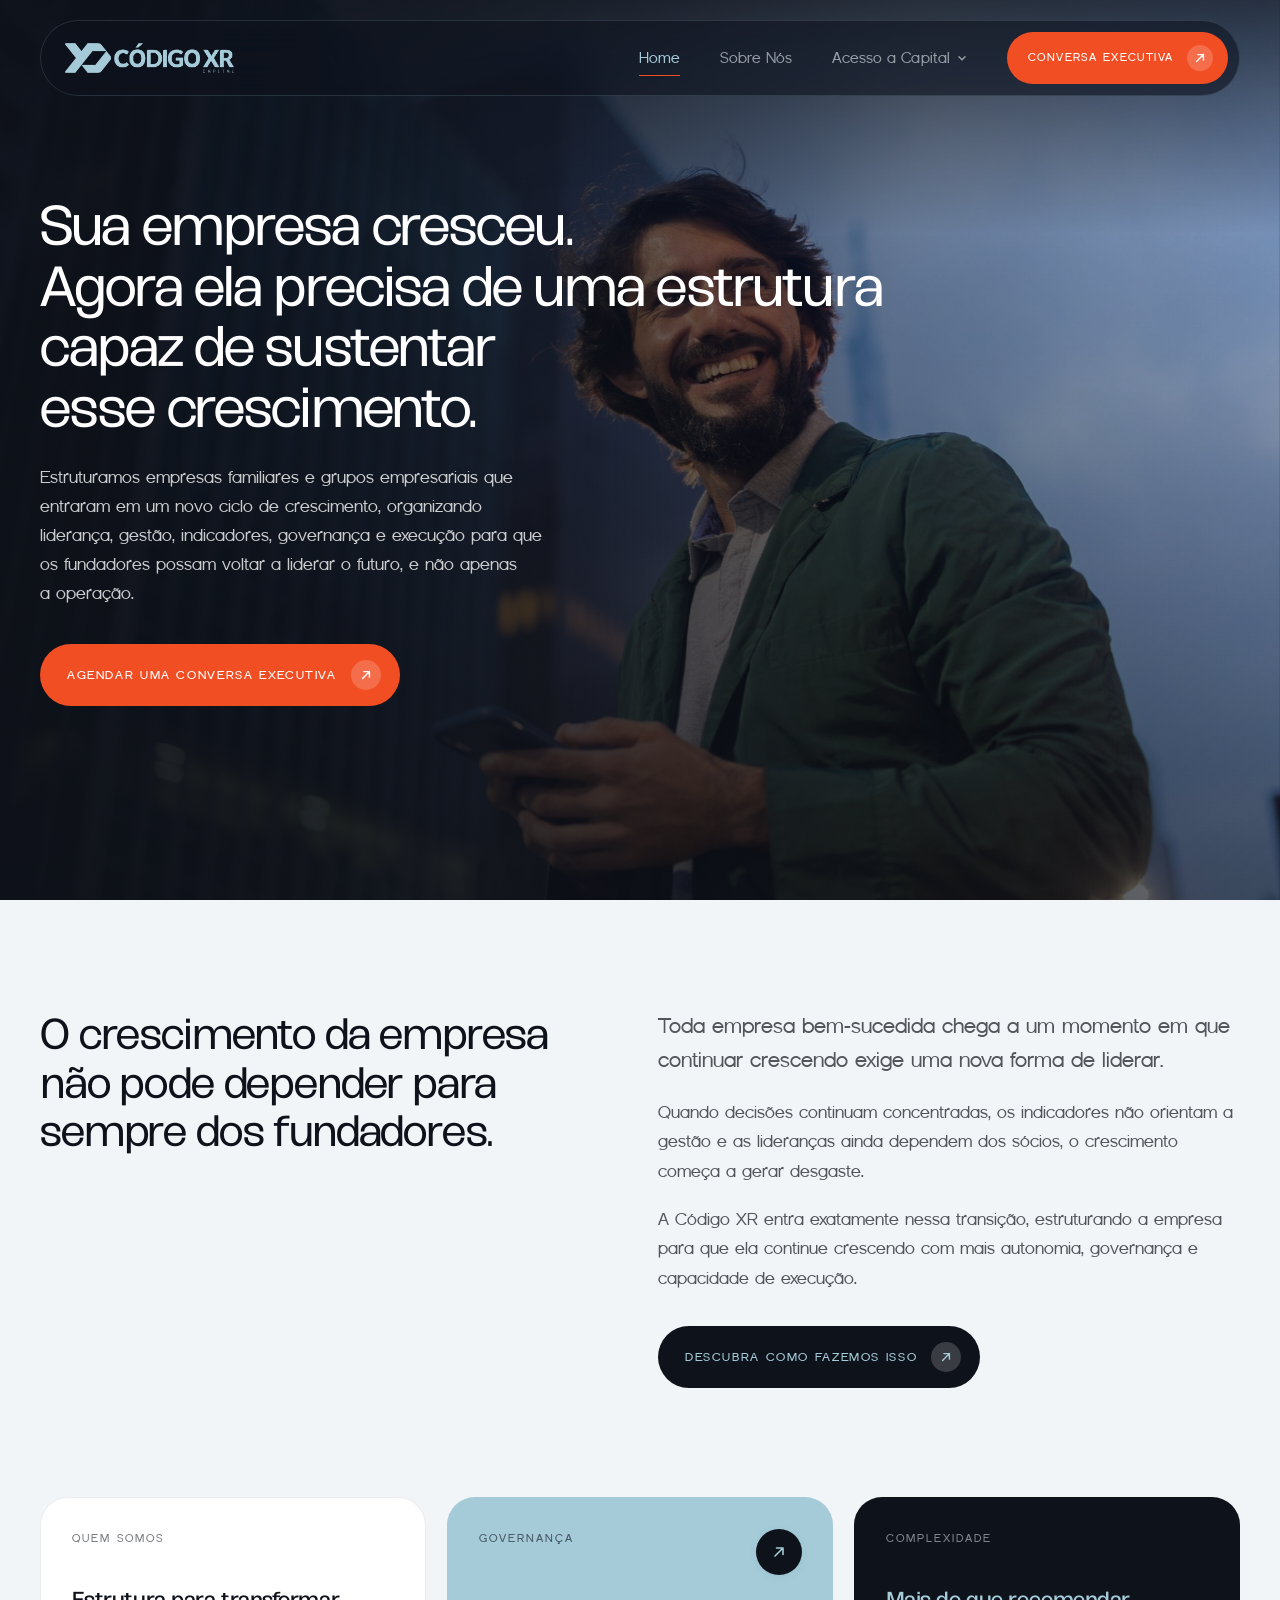
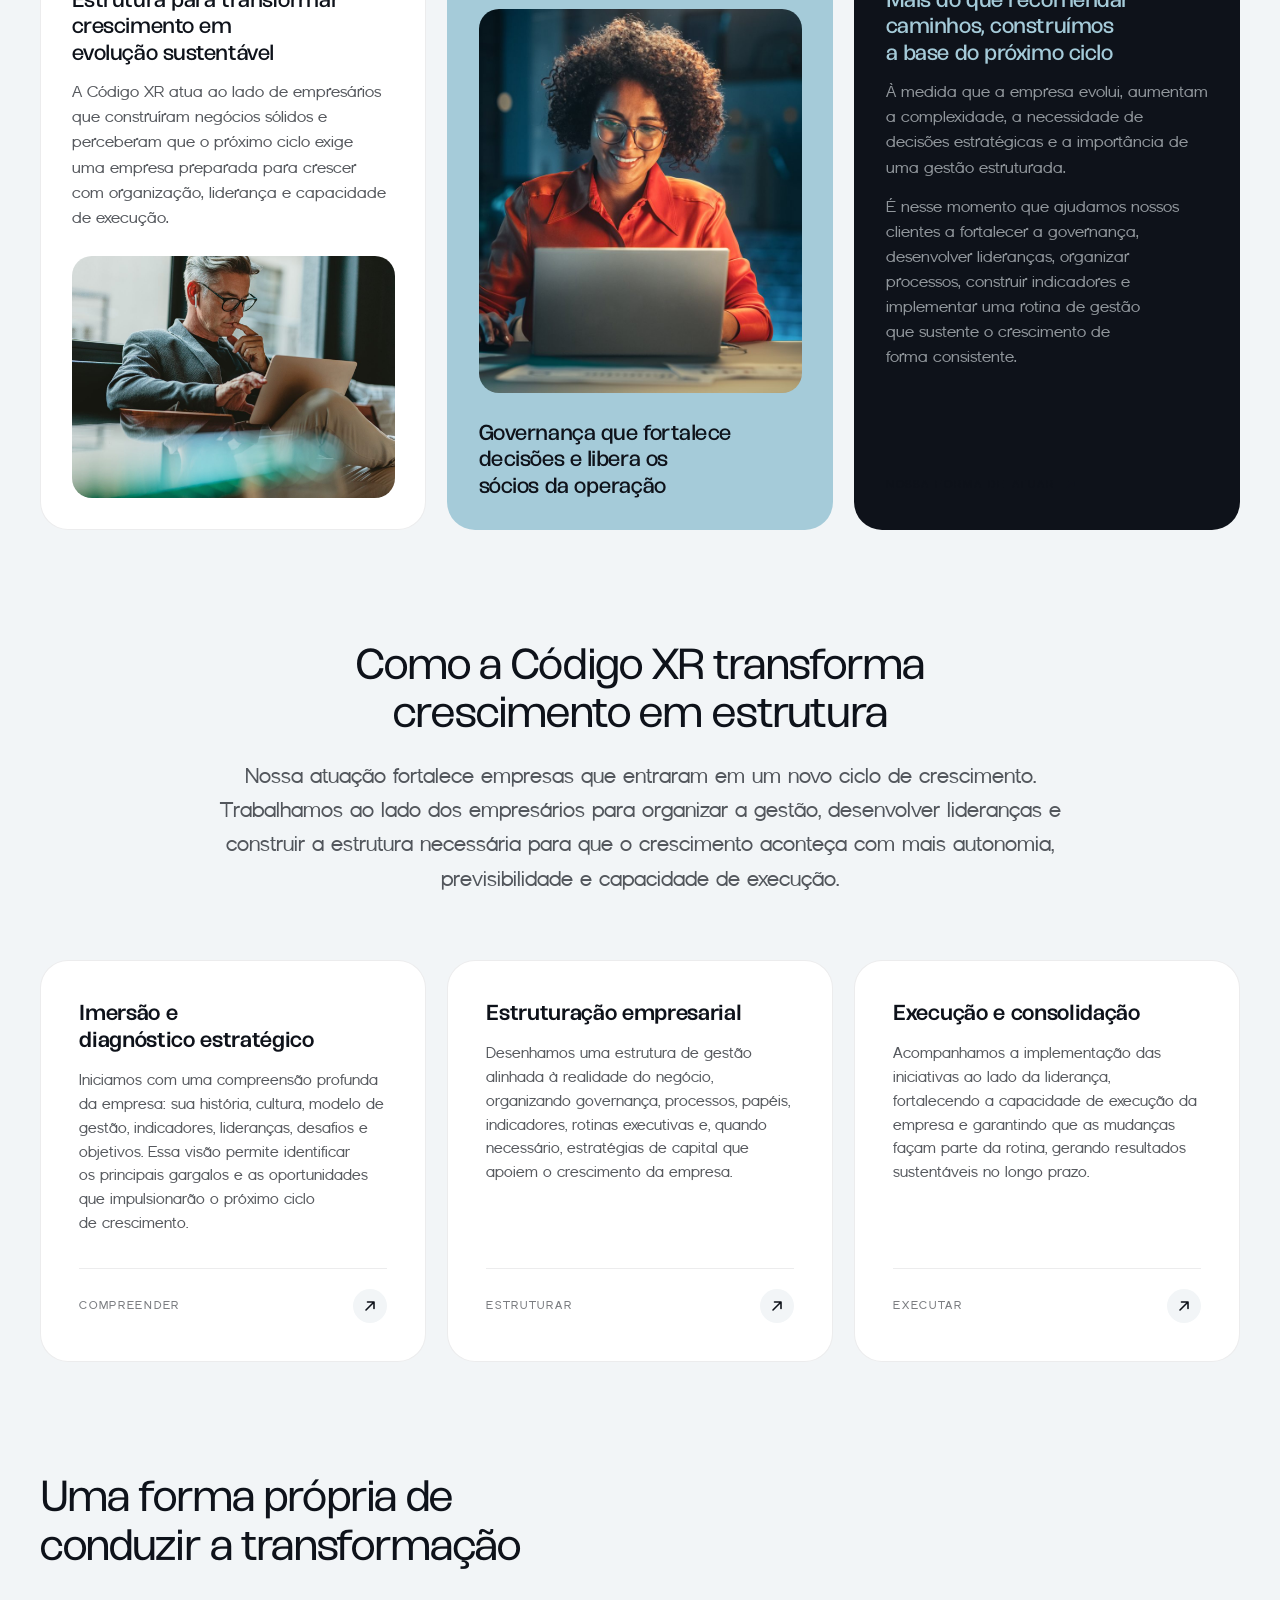
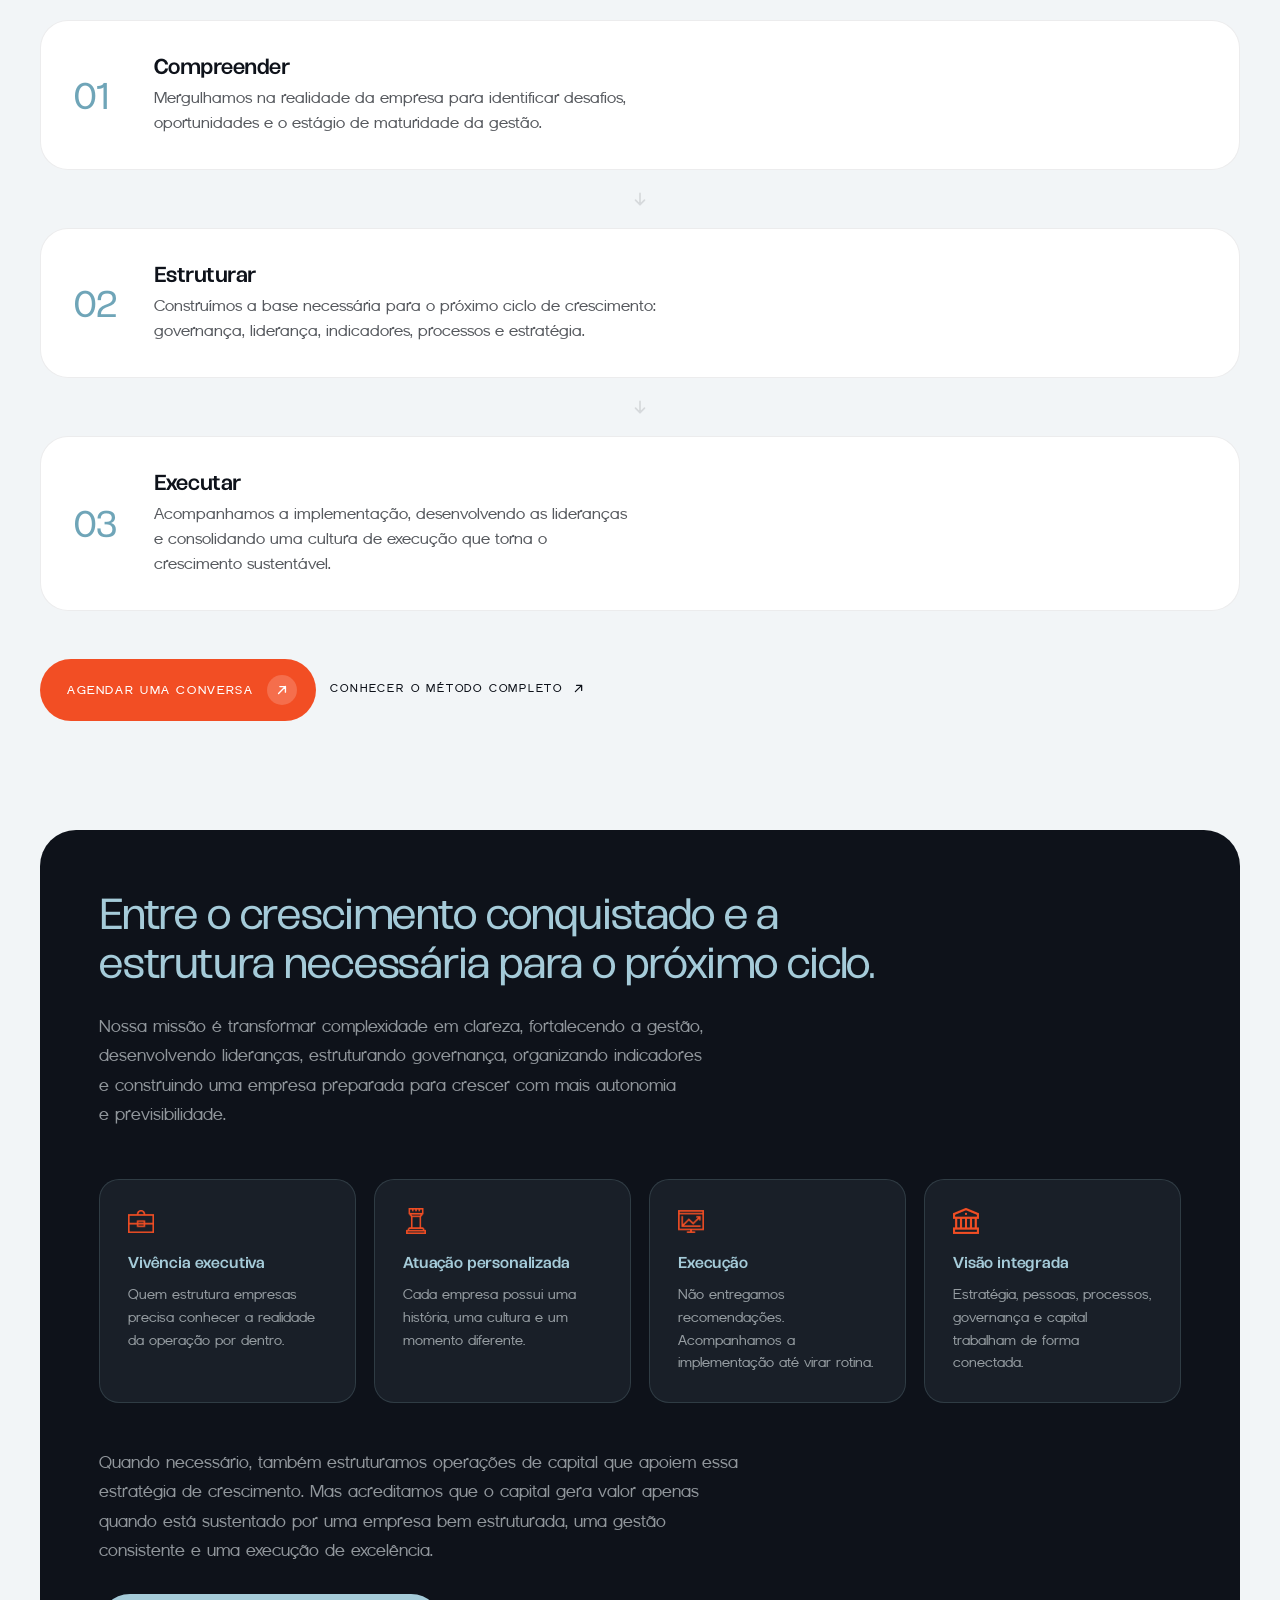
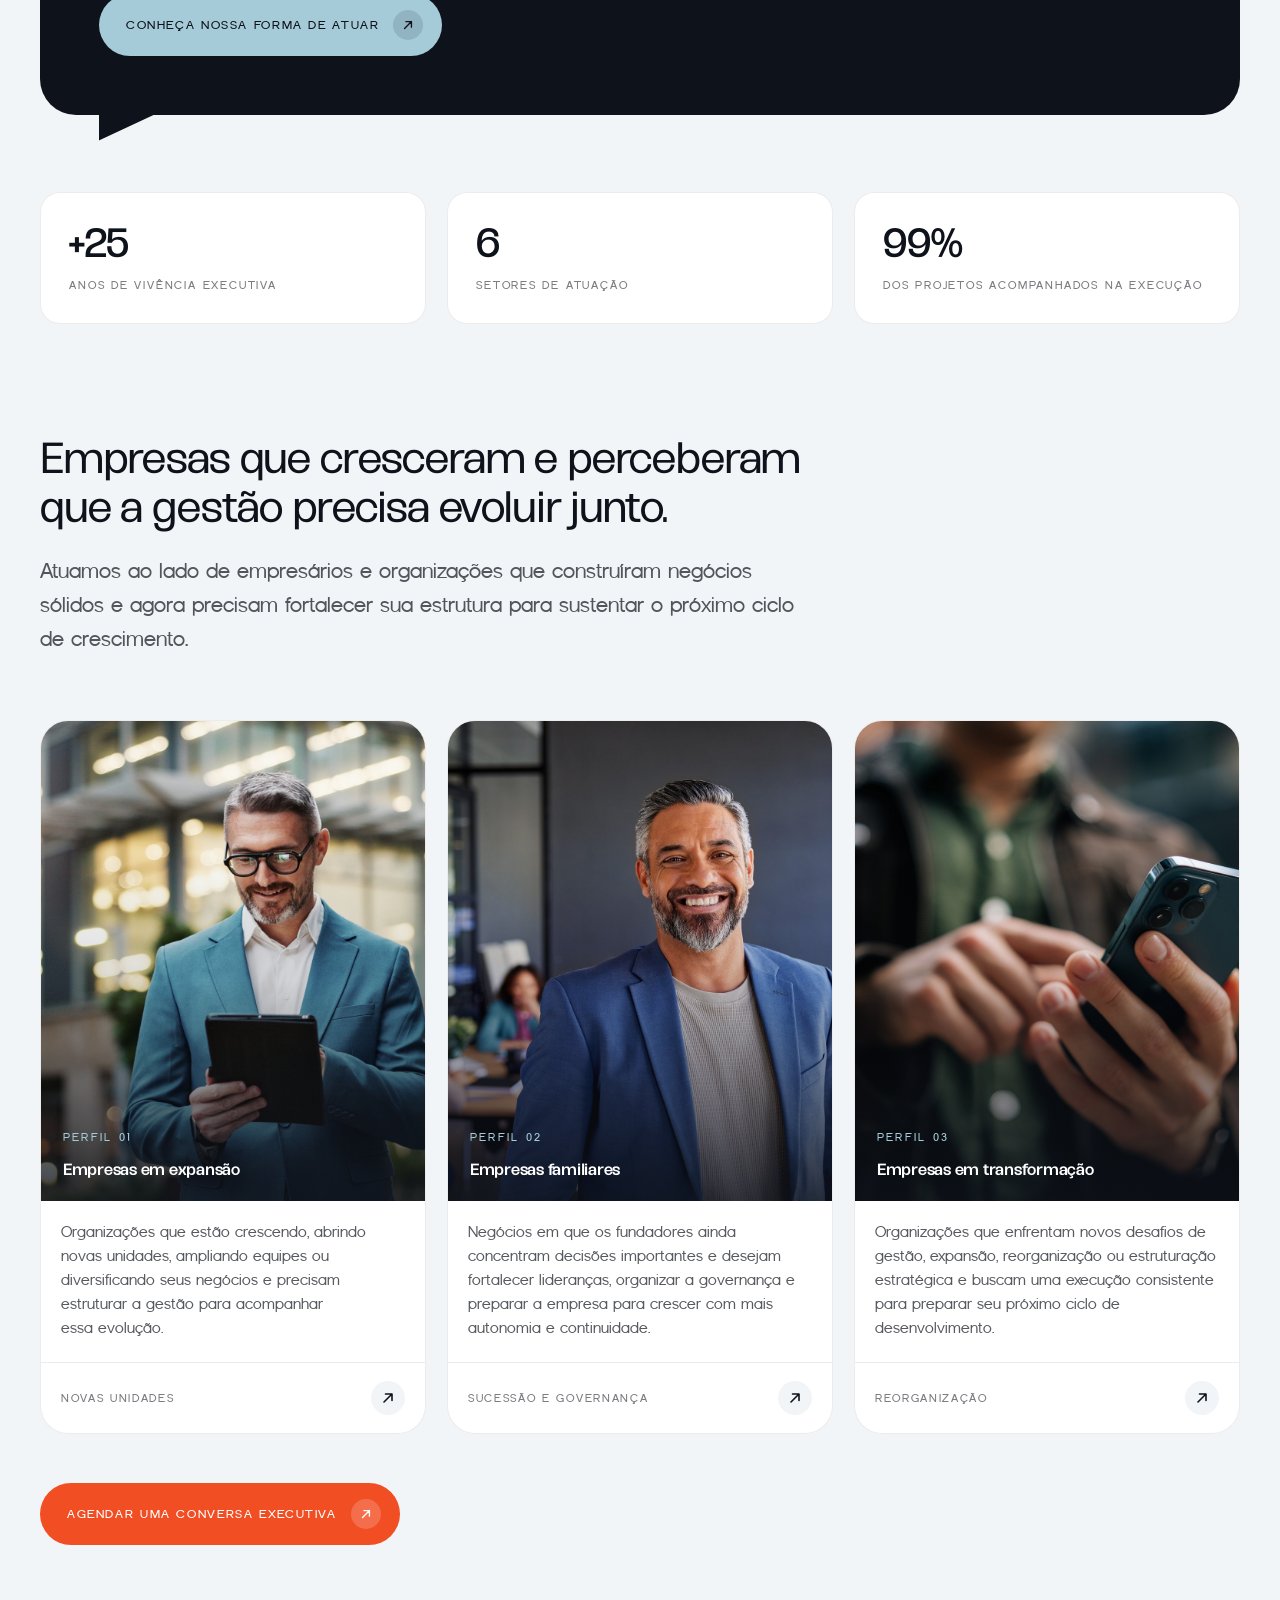
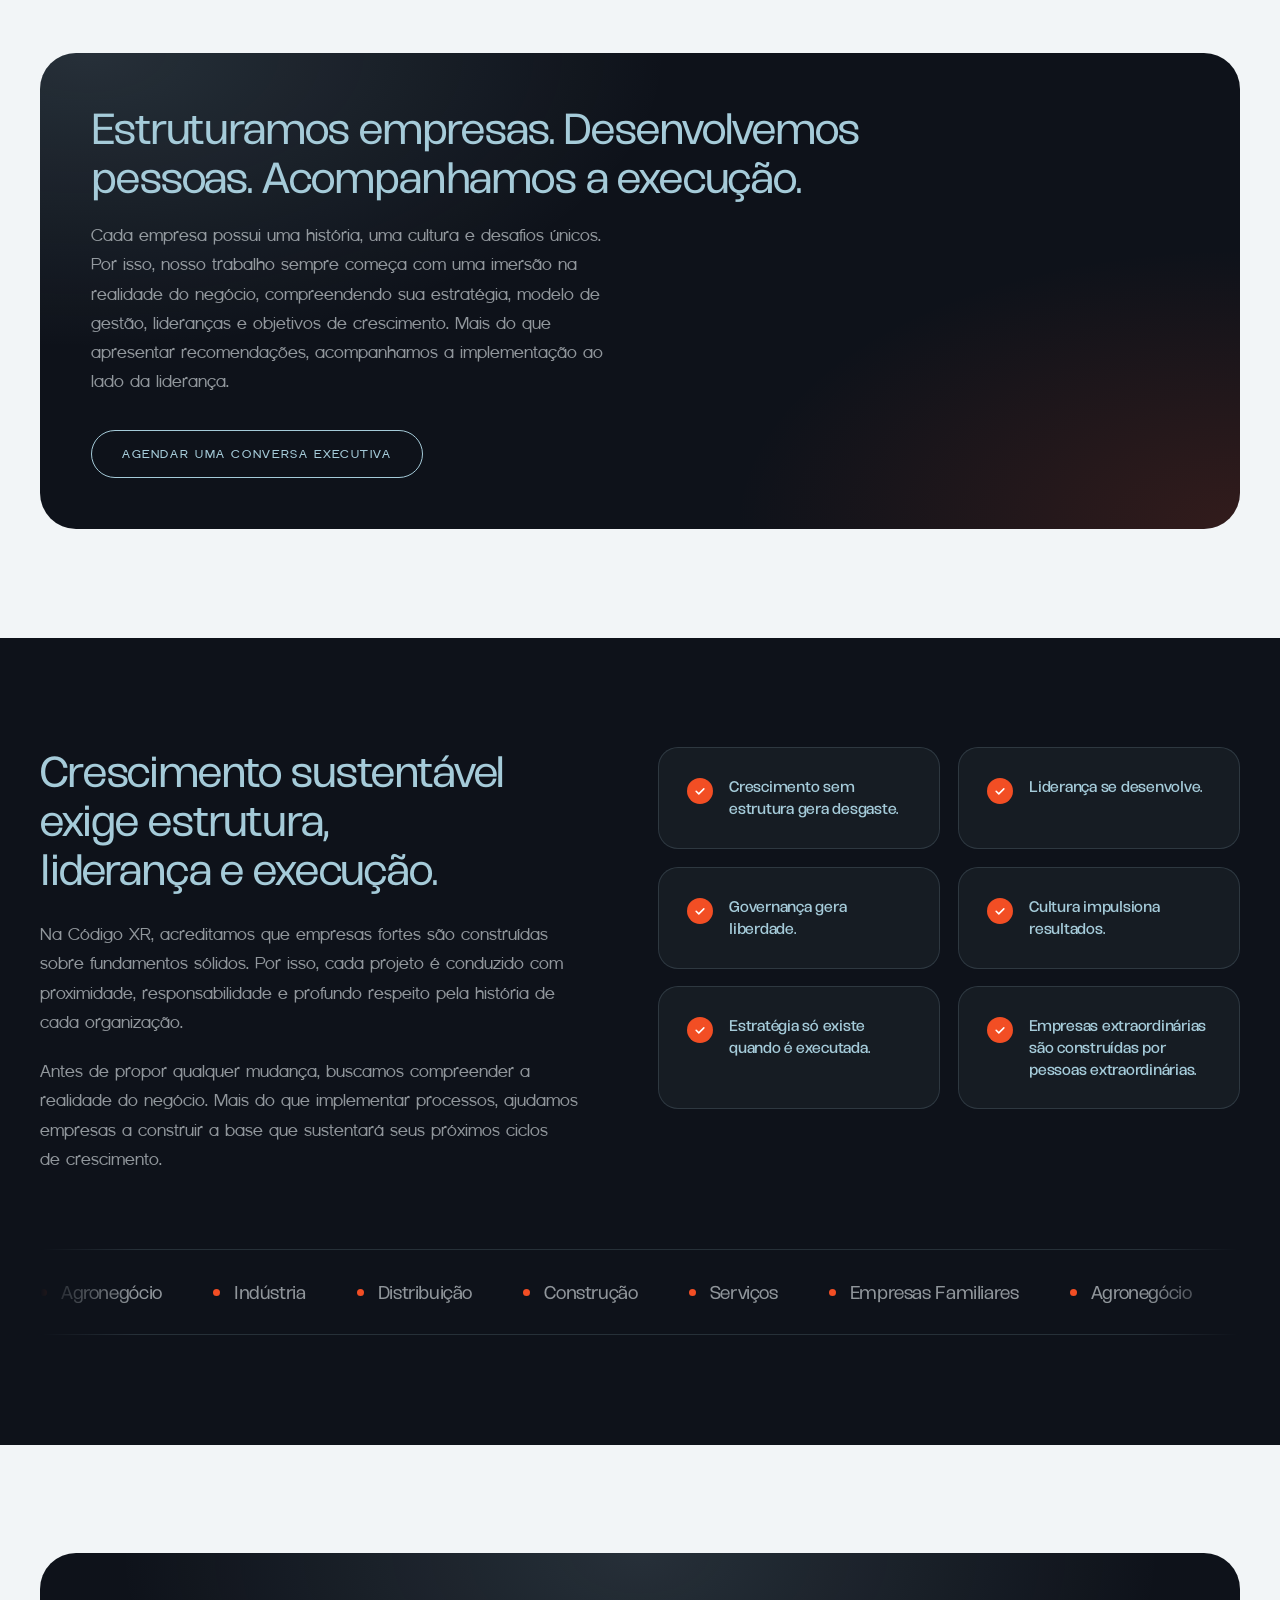
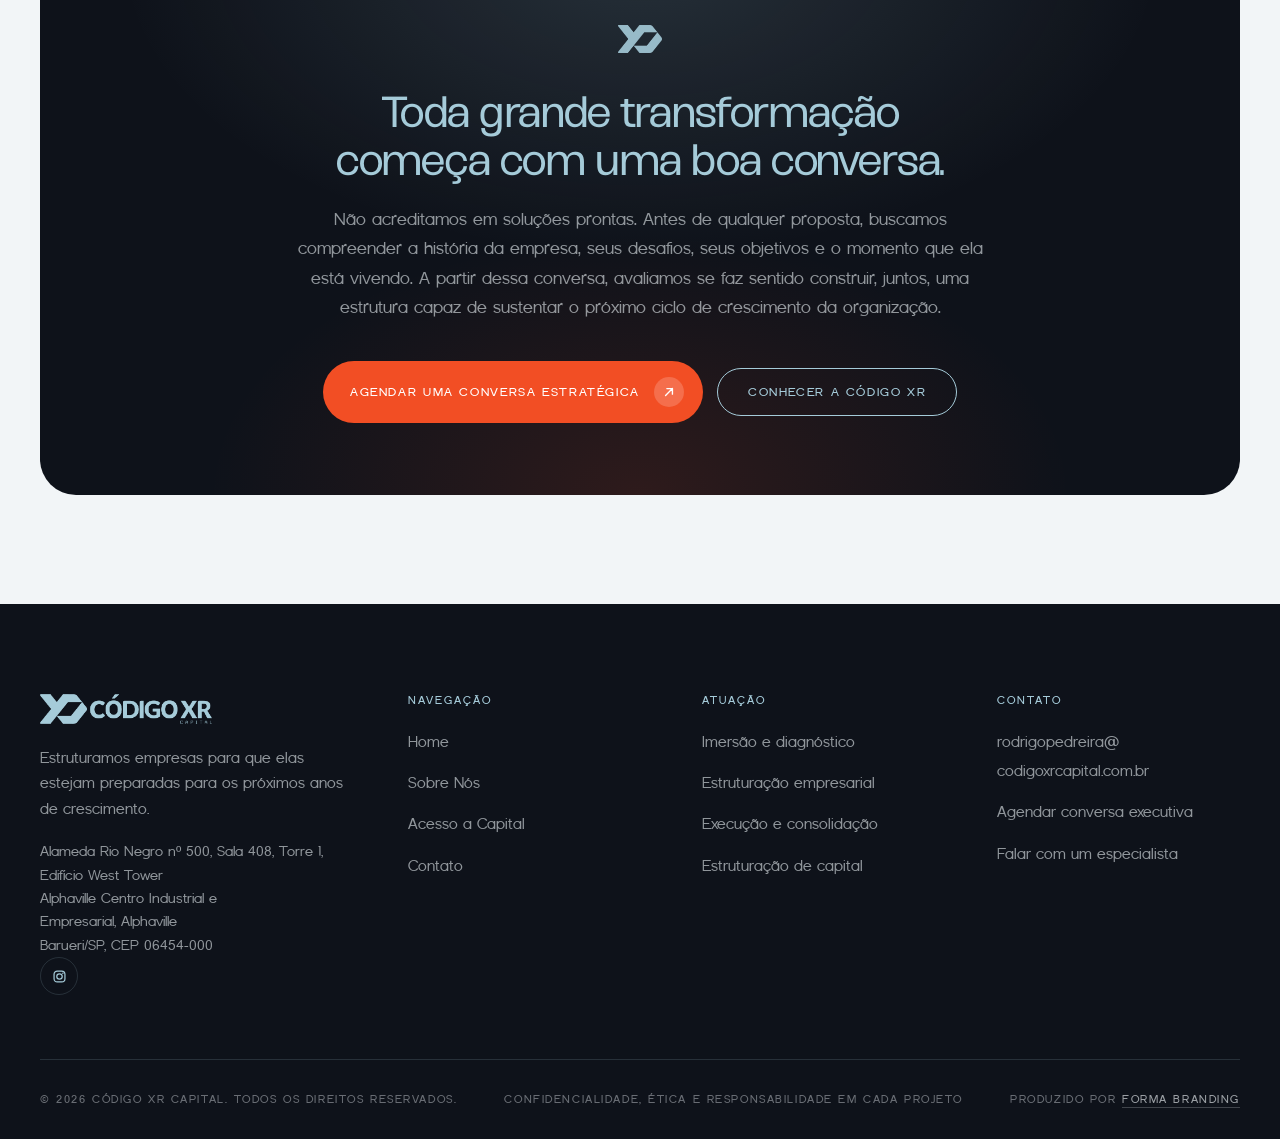
<file: index.html>
<!DOCTYPE html>
<html lang="pt-BR">
<head>
<!-- Google Tag Manager -->
<script>(function(w,d,s,l,i){w[l]=w[l]||[];w[l].push({'gtm.start':
new Date().getTime(),event:'gtm.js'});var f=d.getElementsByTagName(s)[0],
j=d.createElement(s),dl=l!='dataLayer'?'&l='+l:'';j.async=true;j.src=
'https://www.googletagmanager.com/gtm.js?id='+i+dl;f.parentNode.insertBefore(j,f);
})(window,document,'script','dataLayer','GTM-NKJPB5W9');</script>
<!-- End Google Tag Manager -->
<meta charset="UTF-8">
<meta name="viewport" content="width=device-width, initial-scale=1">
<title>Estruturação Empresarial e Governança | Código XR Capital</title>
<meta name="description" content="Estruturamos empresas familiares e grupos empresariais que entraram em um novo ciclo de crescimento: gestão, liderança, governança, indicadores e capital.">
<meta name="theme-color" content="#0E121A">
<link rel="canonical" href="https://codigoxrcapital.com.br/">
<link rel="icon" href="/assets/brand/favicon.png" type="image/png">
<meta property="og:type" content="website">
<meta property="og:title" content="Código XR Capital | Estruturação empresarial e governança">
<meta property="og:description" content="Estruturamos empresas familiares e grupos empresariais que entraram em um novo ciclo de crescimento: gestão, liderança, governança, indicadores e capital.">
<meta property="og:url" content="https://codigoxrcapital.com.br/">
<meta property="og:site_name" content="Código XR Capital">
<meta property="og:image" content="https://codigoxrcapital.com.br/assets/img/og-codigo-xr.jpg?v=be07aebc">
<meta property="og:image:secure_url" content="https://codigoxrcapital.com.br/assets/img/og-codigo-xr.jpg?v=be07aebc">
<meta property="og:image:type" content="image/jpeg">
<meta property="og:image:width" content="1200">
<meta property="og:image:height" content="630">
<meta property="og:image:alt" content="Código XR Capital">
<meta name="twitter:card" content="summary_large_image">
<meta name="twitter:image" content="https://codigoxrcapital.com.br/assets/img/og-codigo-xr.jpg?v=be07aebc">
<meta property="og:locale" content="pt_BR">
<link rel="preload" as="font" type="font/woff2" href="/assets/fonts/Archetica-Light.woff2" crossorigin>
<link rel="preload" as="font" type="font/woff2" href="/assets/fonts/MaximaNouva-Regular.woff2" crossorigin>
<link rel="stylesheet" href="/assets/css/style.css?v=6f1a8a77">
<script>document.documentElement.className += ' js';</script>
<script type="application/ld+json">
{
  "@context": "https://schema.org",
  "@graph": [
    {
      "@type": "ProfessionalService",
      "@id": "https://codigoxrcapital.com.br/#organizacao",
      "name": "Código XR Capital",
      "alternateName": "Código XR",
      "url": "https://codigoxrcapital.com.br/",
      "logo": "https://codigoxrcapital.com.br/assets/brand/logo-azul.png",
      "image": "https://codigoxrcapital.com.br/assets/img/og-codigo-xr.jpg?v=be07aebc",
      "description": "Consultoria de estruturação empresarial, governança e acesso a capital para empresas familiares e grupos empresariais em crescimento.",
      "email": "rodrigopedreira@codigoxrcapital.com.br",
      "address": {
        "@type": "PostalAddress",
        "streetAddress": "Alameda Rio Negro, 500, Sala 408, Torre 1, Edifício West Tower",
        "addressLocality": "Barueri",
        "addressRegion": "SP",
        "postalCode": "06454-000",
        "addressCountry": "BR"
      },
      "areaServed": {
        "@type": "Country",
        "name": "Brasil"
      },
      "sameAs": [
        "https://www.instagram.com/rodpedreira/"
      ],
      "employee": [
        {
          "@type": "Person",
          "name": "Rodrigo Pedreira",
          "jobTitle": "Inteligência executiva"
        },
        {
          "@type": "Person",
          "name": "Tercilia Pinheiro",
          "jobTitle": "Inteligência executiva"
        }
      ],
      "knowsAbout": [
        "Estruturação empresarial",
        "Governança corporativa",
        "Gestão orientada por indicadores",
        "Desenvolvimento de lideranças",
        "Sucessão em empresas familiares",
        "Acesso a capital",
        "Crédito com garantia de imóvel",
        "Reestruturação de dívidas empresariais"
      ]
    },
    {
      "@type": "WebSite",
      "@id": "https://codigoxrcapital.com.br/#site",
      "url": "https://codigoxrcapital.com.br/",
      "name": "Código XR Capital",
      "inLanguage": "pt-BR",
      "publisher": {
        "@id": "https://codigoxrcapital.com.br/#organizacao"
      }
    },
    {
      "@type": "WebPage",
      "@id": "https://codigoxrcapital.com.br/#pagina",
      "url": "https://codigoxrcapital.com.br/",
      "name": "Estruturação Empresarial e Governança | Código XR Capital",
      "description": "Estruturamos empresas familiares e grupos empresariais que entraram em um novo ciclo de crescimento: gestão, liderança, governança, indicadores e capital.",
      "inLanguage": "pt-BR",
      "isPartOf": {
        "@id": "https://codigoxrcapital.com.br/#site"
      },
      "about": {
        "@id": "https://codigoxrcapital.com.br/#organizacao"
      }
    }
  ]
}
</script>
</head>
<body>
<!-- Google Tag Manager (noscript) -->
<noscript><iframe src="https://www.googletagmanager.com/ns.html?id=GTM-NKJPB5W9"
height="0" width="0" style="display:none;visibility:hidden"></iframe></noscript>
<!-- End Google Tag Manager (noscript) -->

<a class="pular" href="#conteudo">Ir para o conteúdo</a>
<div class="progresso" aria-hidden="true"></div>

<!-- ==================== HEADER ==================== -->
<header class="topo">
  <div class="wrap">
    <div class="topo__barra">
      <a class="topo__logo" href="/" aria-label="Código XR Capital, página inicial">
        <img src="/assets/brand/logo-azul.png" alt="Código XR Capital">
      </a>
      <nav class="nav" aria-label="Navegação principal">
        <a class="nav__link is-ativo" href="/">Home</a>
        <a class="nav__link" href="/sobre">Sobre Nós</a>
        <div class="nav__item">
          <a class="nav__link nav__link--menu" href="/capital">Acesso a Capital <svg viewBox="0 0 10 10" fill="none" aria-hidden="true"><path d="M2 3.8 5 6.8l3-3" stroke="currentColor" stroke-width="1.5" stroke-linecap="round" stroke-linejoin="round"/></svg></a>
          <div class="submenu">
          <a class="submenu__link" href="/capital#produtos">Produtos financeiros</a>
          <a class="submenu__link" href="/capital#home-equity">Home Equity</a>
          <a class="submenu__link" href="/capital#home-cash">Home Cash</a>
          <span class="submenu__sep" aria-hidden="true"></span>
          <a class="submenu__link" href="/capital#credito-empresarial">Crédito empresarial</a>
          <a class="submenu__link" href="/capital#credito-imobiliario">Crédito imobiliário</a>
          <a class="submenu__link" href="/capital#credito-construcao">Crédito para construção</a>
          <a class="submenu__link" href="/capital#agronegocio">Agronegócio</a>
          <a class="submenu__link" href="/capital#reestruturacao-dividas">Reestruturação de dívidas</a>
          <span class="submenu__sep" aria-hidden="true"></span>
          <a class="submenu__link" href="/capital#estruturadas">Soluções estruturadas</a>
          <a class="submenu__link" href="https://app.teddy360.com.br/#/store/efd0c424-6882-4dab-96a6-a4d4dbcfbdfd/v2" target="_blank" rel="noopener">Simule sua operação</a>
          </div>
        </div>
      </nav>
      <div class="topo__acoes">
        <a class="btn btn--sm" href="/contato">
          Conversa Executiva
          <span class="btn__seta" aria-hidden="true"><svg viewBox="0 0 14 14" fill="none"><path d="M3 11 11 3M11 3H4.5M11 3v6.5" stroke="currentColor" stroke-width="1.6" stroke-linecap="round" stroke-linejoin="round"/></svg></span>
        </a>
        <button class="menu-btn" type="button" aria-label="Abrir menu" aria-expanded="false" aria-controls="drawer">
          <span></span><span></span><span></span>
        </button>
      </div>
    </div>
  </div>
</header>

<div class="drawer" id="drawer">
  <nav class="drawer__nav" aria-label="Navegação mobile">
    <a class="drawer__link" style="--i:0" href="/">Home</a>
    <a class="drawer__link" style="--i:1" href="/sobre">Sobre Nós</a>
    <a class="drawer__link" style="--i:2" href="/capital">Acesso a Capital</a>
    <div class="drawer__sub" style="--i:3">
      <a href="/capital#produtos">Produtos financeiros</a>
      <a href="/capital#home-equity">Home Equity</a>
      <a href="/capital#home-cash">Home Cash</a>
      <a href="/capital#credito-empresarial">Crédito empresarial</a>
      <a href="/capital#credito-imobiliario">Crédito imobiliário</a>
      <a href="/capital#credito-construcao">Crédito para construção</a>
      <a href="/capital#agronegocio">Agronegócio</a>
      <a href="/capital#reestruturacao-dividas">Reestruturação de dívidas</a>
      <a href="/capital#estruturadas">Soluções estruturadas</a>
      <a href="https://app.teddy360.com.br/#/store/efd0c424-6882-4dab-96a6-a4d4dbcfbdfd/v2" target="_blank" rel="noopener">Simule sua operação</a>
    </div>
  </nav>
  <div class="drawer__rodape">
    <a class="btn btn--bloco" href="/contato">
      Agendar uma Conversa Executiva
      <span class="btn__seta" aria-hidden="true"><svg viewBox="0 0 14 14" fill="none"><path d="M3 11 11 3M11 3H4.5M11 3v6.5" stroke="currentColor" stroke-width="1.6" stroke-linecap="round" stroke-linejoin="round"/></svg></span>
    </a>
    <p class="drawer__contato">
      <a href="mailto:rodrigopedreira@codigoxrcapital.com.br">rodrigopedreira@<wbr>codigoxrcapital.com.br</a><br>
      Estruturação empresarial, governança e capital
    </p>
  </div>
</div>

<main id="conteudo">

  <!-- ==================== DOBRA 1: HERO ==================== -->
  <section class="hero">
    <img class="hero__bg" src="/assets/img/hero-principal.jpg" alt="Empresário em ambiente urbano corporativo" width="2400" height="1340" fetchpriority="high">

    <div class="hero__conteudo">
      <h1 class="hero__titulo">
        <span data-fatiar>Sua empresa cresceu.</span>
        <span data-fatiar>Agora ela precisa de uma estrutura</span>
        <span data-fatiar>capaz de sustentar esse crescimento.</span>
      </h1>

      <p class="hero__sub" data-anima="sobe" style="--atraso:.4s">
        Estruturamos empresas familiares e grupos empresariais que entraram em um novo ciclo de crescimento, organizando liderança, gestão, indicadores, governança e execução para que os fundadores possam voltar a liderar o futuro, e não apenas a operação.
      </p>

      <div class="hero__acoes grupo-btn" data-anima="sobe" style="--atraso:.52s">
        <a class="btn" href="/contato">
          Agendar uma Conversa Executiva
          <span class="btn__seta" aria-hidden="true"><svg viewBox="0 0 14 14" fill="none"><path d="M3 11 11 3M11 3H4.5M11 3v6.5" stroke="currentColor" stroke-width="1.6" stroke-linecap="round" stroke-linejoin="round"/></svg></span>
        </a>
      </div>
    </div>

    <div class="hero__tags" data-grupo=".1">
      <span class="hero__tag" data-anima="sobe">Estruturação empresarial</span>
      <span class="hero__tag" data-anima="sobe">Governança e liderança</span>
      <span class="hero__tag" data-anima="sobe">Execução e capital</span>
    </div>
  </section>

  <!-- ==================== DOBRA 2: A TRANSIÇÃO ==================== -->
  <section class="secao" id="transicao">
    <div class="wrap">
      <div class="duas-colunas">

        <div>
          <h2 class="h2" data-fatiar>O crescimento da empresa não pode depender para sempre dos fundadores.</h2>
        </div>

        <div data-grupo=".1">
          <p class="lead" data-anima="sobe">Toda empresa bem-sucedida chega a um momento em que continuar crescendo exige uma nova forma de liderar.</p>
          <p class="texto" data-anima="sobe">Quando decisões continuam concentradas, os indicadores não orientam a gestão e as lideranças ainda dependem dos sócios, o crescimento começa a gerar desgaste.</p>
          <p class="texto" data-anima="sobe">A Código XR entra exatamente nessa transição, estruturando a empresa para que ela continue crescendo com mais autonomia, governança e capacidade de execução.</p>
          <div class="grupo-btn" style="margin-top:34px" data-anima="sobe">
            <a class="btn btn--escuro" href="#atuacao">
              Descubra como fazemos isso
              <span class="btn__seta" aria-hidden="true"><svg viewBox="0 0 14 14" fill="none"><path d="M3 11 11 3M11 3H4.5M11 3v6.5" stroke="currentColor" stroke-width="1.6" stroke-linecap="round" stroke-linejoin="round"/></svg></span>
            </a>
          </div>
        </div>

      </div>
    </div>
  </section>

  <!-- ==================== DOBRA 3: BENTO ==================== -->
  <section class="secao secao--topo">
    <div class="wrap">
      <div class="bento" data-grupo=".12">

        <article class="card bento__destaque" data-anima="sobe">
          <div class="card__topo">
            <span class="card__rotulo">Quem somos</span>
          </div>
          <h3 class="card__titulo">Estrutura para transformar crescimento em evolução sustentável</h3>
          <p class="card__texto">A Código XR atua ao lado de empresários que construíram negócios sólidos e perceberam que o próximo ciclo exige uma empresa preparada para crescer com organização, liderança e capacidade de execução.</p>
          <div class="card__midia">
            <img src="/assets/img/bento-conselho.jpg" alt="Reunião de conselho em ambiente corporativo" loading="lazy" width="1200" height="900">
          </div>
        </article>

        <article class="card card--azul bento__acento" data-anima="escala">
          <div class="card__topo">
            <span class="card__rotulo">Governança</span>
          </div>
          <div class="bento__acento-foto">
            <img src="/assets/img/bento-governanca.jpg" alt="Sala de reunião executiva com lideranças" loading="lazy" width="1200" height="900">
          </div>
          <h3 class="card__titulo">Governança que fortalece decisões e libera os sócios da operação</h3>
          <span class="bolha" aria-hidden="true"><svg viewBox="0 0 14 14" fill="none"><path d="M3 11 11 3M11 3H4.5M11 3v6.5" stroke="currentColor" stroke-width="1.6" stroke-linecap="round" stroke-linejoin="round"/></svg></span>
        </article>

        <article class="card card--escuro bento__destaque" data-anima="sobe">
          <div class="card__topo">
            <span class="card__rotulo">Complexidade</span>
          </div>
          <h3 class="card__titulo">Mais do que recomendar caminhos, construímos a base do próximo ciclo</h3>
          <p class="card__texto">À medida que a empresa evolui, aumentam a complexidade, a necessidade de decisões estratégicas e a importância de uma gestão estruturada.</p>
          <p class="card__texto">É nesse momento que ajudamos nossos clientes a fortalecer a governança, desenvolver lideranças, organizar processos, construir indicadores e implementar uma rotina de gestão que sustente o crescimento de forma consistente.</p>
          <div class="grupo-btn" style="margin-top:auto;padding-top:clamp(24px,3vw,36px)">
            <a class="link-seta" href="/sobre">
              Nossa forma de atuar
              <svg viewBox="0 0 14 14" fill="none" aria-hidden="true"><path d="M3 11 11 3M11 3H4.5M11 3v6.5" stroke="currentColor" stroke-width="1.6" stroke-linecap="round" stroke-linejoin="round"/></svg>
            </a>
          </div>
        </article>

      </div>
    </div>
  </section>

  <!-- ==================== DOBRA 4: COMO ATUAMOS ==================== -->
  <section class="secao secao--topo" id="atuacao">
    <div class="wrap">

      <div class="cabecalho-secao cabecalho-secao--centro">
        <h2 class="h2" data-fatiar>Como a Código XR transforma crescimento em estrutura</h2>
        <p class="lead" data-anima="sobe" style="--atraso:.2s">Nossa atuação fortalece empresas que entraram em um novo ciclo de crescimento. Trabalhamos ao lado dos empresários para organizar a gestão, desenvolver lideranças e construir a estrutura necessária para que o crescimento aconteça com mais autonomia, previsibilidade e capacidade de execução.</p>
      </div>

      <div class="grid grid--3" style="margin-top:clamp(44px,5vw,72px)" data-grupo=".11">

        <article class="pilar pilar--texto" data-anima="sobe">
          <h3 class="pilar__titulo">Imersão e diagnóstico estratégico</h3>
          <p class="pilar__desc">Iniciamos com uma compreensão profunda da empresa: sua história, cultura, modelo de gestão, indicadores, lideranças, desafios e objetivos. Essa visão permite identificar os principais gargalos e as oportunidades que impulsionarão o próximo ciclo de crescimento.</p>
          <div class="pilar__rodape">
            <span>Compreender</span>
            <a class="bolha" href="/contato" aria-label="Agendar uma conversa executiva"><svg viewBox="0 0 14 14" fill="none" aria-hidden="true"><path d="M3 11 11 3M11 3H4.5M11 3v6.5" stroke="currentColor" stroke-width="1.6" stroke-linecap="round" stroke-linejoin="round"/></svg></a>
          </div>
        </article>

        <article class="pilar pilar--texto" data-anima="sobe">
          <h3 class="pilar__titulo">Estruturação empresarial</h3>
          <p class="pilar__desc">Desenhamos uma estrutura de gestão alinhada à realidade do negócio, organizando governança, processos, papéis, indicadores, rotinas executivas e, quando necessário, estratégias de capital que apoiem o crescimento da empresa.</p>
          <div class="pilar__rodape">
            <span>Estruturar</span>
            <a class="bolha" href="/contato" aria-label="Agendar uma conversa executiva"><svg viewBox="0 0 14 14" fill="none" aria-hidden="true"><path d="M3 11 11 3M11 3H4.5M11 3v6.5" stroke="currentColor" stroke-width="1.6" stroke-linecap="round" stroke-linejoin="round"/></svg></a>
          </div>
        </article>

        <article class="pilar pilar--texto" data-anima="sobe">
          <h3 class="pilar__titulo">Execução e consolidação</h3>
          <p class="pilar__desc">Acompanhamos a implementação das iniciativas ao lado da liderança, fortalecendo a capacidade de execução da empresa e garantindo que as mudanças façam parte da rotina, gerando resultados sustentáveis no longo prazo.</p>
          <div class="pilar__rodape">
            <span>Executar</span>
            <a class="bolha" href="/contato" aria-label="Agendar uma conversa executiva"><svg viewBox="0 0 14 14" fill="none" aria-hidden="true"><path d="M3 11 11 3M11 3H4.5M11 3v6.5" stroke="currentColor" stroke-width="1.6" stroke-linecap="round" stroke-linejoin="round"/></svg></a>
          </div>
        </article>

      </div>
    </div>
  </section>

  <!-- ==================== MÉTODO XR ==================== -->
  <section class="secao secao--topo">
    <div class="wrap">
      <div class="cabecalho-secao" style="margin-bottom:clamp(34px,4vw,54px)">
        <h2 class="h2" data-fatiar>Uma forma própria de conduzir a transformação</h2>
      </div>

      <div class="metodo" data-grupo=".1">

        <article class="etapa" data-anima="esquerda">
          <div class="etapa__num">01</div>
          <div>
            <h3 class="etapa__titulo">Compreender</h3>
            <p class="etapa__texto">Mergulhamos na realidade da empresa para identificar desafios, oportunidades e o estágio de maturidade da gestão.</p>
          </div>
        </article>

        <div class="seta-fluxo" aria-hidden="true"><svg viewBox="0 0 16 16" fill="none"><path d="M8 3v10m0 0 4-4m-4 4-4-4" stroke="currentColor" stroke-width="1.5" stroke-linecap="round" stroke-linejoin="round"/></svg></div>

        <article class="etapa" data-anima="esquerda">
          <div class="etapa__num">02</div>
          <div>
            <h3 class="etapa__titulo">Estruturar</h3>
            <p class="etapa__texto">Construímos a base necessária para o próximo ciclo de crescimento: governança, liderança, indicadores, processos e estratégia.</p>
          </div>
        </article>

        <div class="seta-fluxo" aria-hidden="true"><svg viewBox="0 0 16 16" fill="none"><path d="M8 3v10m0 0 4-4m-4 4-4-4" stroke="currentColor" stroke-width="1.5" stroke-linecap="round" stroke-linejoin="round"/></svg></div>

        <article class="etapa" data-anima="esquerda">
          <div class="etapa__num">03</div>
          <div>
            <h3 class="etapa__titulo">Executar</h3>
            <p class="etapa__texto">Acompanhamos a implementação, desenvolvendo as lideranças e consolidando uma cultura de execução que torna o crescimento sustentável.</p>
          </div>
        </article>

      </div>

      <div class="grupo-btn" style="margin-top:clamp(32px,4vw,48px)" data-anima="sobe">
        <a class="btn" href="/contato">
          Agendar uma Conversa
          <span class="btn__seta" aria-hidden="true"><svg viewBox="0 0 14 14" fill="none"><path d="M3 11 11 3M11 3H4.5M11 3v6.5" stroke="currentColor" stroke-width="1.6" stroke-linecap="round" stroke-linejoin="round"/></svg></span>
        </a>
        <a class="link-seta" href="/sobre">
          Conhecer o método completo
          <svg viewBox="0 0 14 14" fill="none" aria-hidden="true"><path d="M3 11 11 3M11 3H4.5M11 3v6.5" stroke="currentColor" stroke-width="1.6" stroke-linecap="round" stroke-linejoin="round"/></svg>
        </a>
      </div>
    </div>
  </section>

  <!-- ==================== DOBRA 5: FILOSOFIA (BALÃO ESCURO) ==================== -->
  <section class="secao secao--topo">
    <div class="wrap">
      <div class="balao" data-anima="escala">
        <h2 class="h2" data-fatiar>Entre o crescimento conquistado e a estrutura necessária para o próximo ciclo.</h2>
        <p class="texto" style="margin-top:24px;max-width:70ch;color:var(--claro-60)" data-anima="sobe">
          Nossa missão é transformar complexidade em clareza, fortalecendo a gestão, desenvolvendo lideranças, estruturando governança, organizando indicadores e construindo uma empresa preparada para crescer com mais autonomia e previsibilidade.
        </p>

        <div class="balao__grade" data-grupo=".09">
          <div class="balao__item" data-anima="sobe">
            <i style="-webkit-mask-image:url(assets/icons/executivo.png);mask-image:url(assets/icons/executivo.png)" aria-hidden="true"></i>
            <h3>Vivência executiva</h3>
            <p>Quem estrutura empresas precisa conhecer a realidade da operação por dentro.</p>
          </div>
          <div class="balao__item" data-anima="sobe">
            <i style="-webkit-mask-image:url(assets/icons/estrategia.png);mask-image:url(assets/icons/estrategia.png)" aria-hidden="true"></i>
            <h3>Atuação personalizada</h3>
            <p>Cada empresa possui uma história, uma cultura e um momento diferente.</p>
          </div>
          <div class="balao__item" data-anima="sobe">
            <i style="-webkit-mask-image:url(assets/icons/indicadores.png);mask-image:url(assets/icons/indicadores.png)" aria-hidden="true"></i>
            <h3>Execução</h3>
            <p>Não entregamos recomendações. Acompanhamos a implementação até virar rotina.</p>
          </div>
          <div class="balao__item" data-anima="sobe">
            <i style="-webkit-mask-image:url(assets/icons/governanca.png);mask-image:url(assets/icons/governanca.png)" aria-hidden="true"></i>
            <h3>Visão integrada</h3>
            <p>Estratégia, pessoas, processos, governança e capital trabalham de forma conectada.</p>
          </div>
        </div>

        <p class="texto" style="margin-top:clamp(30px,3.4vw,44px);max-width:72ch;color:var(--claro-60)" data-anima="sobe">
          Quando necessário, também estruturamos operações de capital que apoiem essa estratégia de crescimento. Mas acreditamos que o capital gera valor apenas quando está sustentado por uma empresa bem estruturada, uma gestão consistente e uma execução de excelência.
        </p>

        <div class="grupo-btn" style="margin-top:30px" data-anima="sobe">
          <a class="btn btn--azul" href="/sobre">
            Conheça nossa forma de atuar
            <span class="btn__seta" aria-hidden="true"><svg viewBox="0 0 14 14" fill="none"><path d="M3 11 11 3M11 3H4.5M11 3v6.5" stroke="currentColor" stroke-width="1.6" stroke-linecap="round" stroke-linejoin="round"/></svg></span>
          </a>
        </div>
      </div>

      <!-- AJUSTAR COM O CLIENTE: números institucionais a confirmar -->
      <div class="numeros numeros--3" data-grupo=".1">
        <div class="numeros__item" data-anima="sobe">
          <div class="numeros__valor"><span data-contador="25" data-prefixo="+">+25</span></div>
          <div class="numeros__rot">Anos de vivência executiva</div>
        </div>
        <div class="numeros__item" data-anima="sobe">
          <div class="numeros__valor"><span data-contador="6">6</span></div>
          <div class="numeros__rot">Setores de atuação</div>
        </div>
        <div class="numeros__item" data-anima="sobe">
          <div class="numeros__valor"><span data-contador="100" data-sufixo="%">100%</span></div>
          <div class="numeros__rot">Dos projetos acompanhados na execução</div>
        </div>
      </div>
    </div>
  </section>

  <!-- ==================== DOBRA 6: PARA QUEM ==================== -->
  <section class="secao secao--topo">
    <div class="wrap">

      <div class="cabecalho-secao">
        <h2 class="h2" data-fatiar>Empresas que cresceram e perceberam que a gestão precisa evoluir junto.</h2>
        <p class="lead" data-anima="sobe" style="--atraso:.2s">Atuamos ao lado de empresários e organizações que construíram negócios sólidos e agora precisam fortalecer sua estrutura para sustentar o próximo ciclo de crescimento.</p>
      </div>

      <div class="grid grid--3" style="margin-top:clamp(40px,5vw,64px)" data-grupo=".11">

        <article class="pilar" data-anima="sobe">
          <div class="pilar__foto">
            <img src="/assets/img/perfil-expansao.jpg" alt="Empresas em expansão" loading="lazy" width="1000" height="1250">
            <div class="pilar__conteudo">
              <span class="pilar__num">Perfil 01</span>
              <h3 class="pilar__titulo">Empresas em expansão</h3>
            </div>
          </div>
          <p class="pilar__desc">Organizações que estão crescendo, abrindo novas unidades, ampliando equipes ou diversificando seus negócios e precisam estruturar a gestão para acompanhar essa evolução.</p>
          <div class="pilar__rodape">
            <span>Novas unidades</span>
            <a class="bolha" href="/contato" aria-label="Agendar uma conversa executiva"><svg viewBox="0 0 14 14" fill="none" aria-hidden="true"><path d="M3 11 11 3M11 3H4.5M11 3v6.5" stroke="currentColor" stroke-width="1.6" stroke-linecap="round" stroke-linejoin="round"/></svg></a>
          </div>
        </article>

        <article class="pilar" data-anima="sobe">
          <div class="pilar__foto">
            <img src="/assets/img/perfil-familiar.jpg" alt="Empresas familiares" loading="lazy" width="1000" height="1250">
            <div class="pilar__conteudo">
              <span class="pilar__num">Perfil 02</span>
              <h3 class="pilar__titulo">Empresas familiares</h3>
            </div>
          </div>
          <p class="pilar__desc">Negócios em que os fundadores ainda concentram decisões importantes e desejam fortalecer lideranças, organizar a governança e preparar a empresa para crescer com mais autonomia e continuidade.</p>
          <div class="pilar__rodape">
            <span>Sucessão e governança</span>
            <a class="bolha" href="/contato" aria-label="Agendar uma conversa executiva"><svg viewBox="0 0 14 14" fill="none" aria-hidden="true"><path d="M3 11 11 3M11 3H4.5M11 3v6.5" stroke="currentColor" stroke-width="1.6" stroke-linecap="round" stroke-linejoin="round"/></svg></a>
          </div>
        </article>

        <article class="pilar" data-anima="sobe">
          <div class="pilar__foto">
            <img src="/assets/img/perfil-transformacao.jpg" alt="Empresas em transformação" loading="lazy" width="1000" height="1250">
            <div class="pilar__conteudo">
              <span class="pilar__num">Perfil 03</span>
              <h3 class="pilar__titulo">Empresas em transformação</h3>
            </div>
          </div>
          <p class="pilar__desc">Organizações que enfrentam novos desafios de gestão, expansão, reorganização ou estruturação estratégica e buscam uma execução consistente para preparar seu próximo ciclo de desenvolvimento.</p>
          <div class="pilar__rodape">
            <span>Reorganização</span>
            <a class="bolha" href="/contato" aria-label="Agendar uma conversa executiva"><svg viewBox="0 0 14 14" fill="none" aria-hidden="true"><path d="M3 11 11 3M11 3H4.5M11 3v6.5" stroke="currentColor" stroke-width="1.6" stroke-linecap="round" stroke-linejoin="round"/></svg></a>
          </div>
        </article>

      </div>

      <div class="grupo-btn" style="margin-top:clamp(32px,4vw,48px)" data-anima="sobe">
        <a class="btn" href="/contato">
          Agendar uma Conversa Executiva
          <span class="btn__seta" aria-hidden="true"><svg viewBox="0 0 14 14" fill="none"><path d="M3 11 11 3M11 3H4.5M11 3v6.5" stroke="currentColor" stroke-width="1.6" stroke-linecap="round" stroke-linejoin="round"/></svg></span>
        </a>
      </div>
    </div>
  </section>

  <!-- ==================== DOBRA 7: BANNER NOSSO JEITO ==================== -->
  <section class="secao secao--topo">
    <div class="wrap">
      <div class="banner banner--solido" data-anima="escala">
        <div class="banner__conteudo">
          <h2 class="h2" data-fatiar>Estruturamos empresas. Desenvolvemos pessoas. Acompanhamos a execução.</h2>
          <p class="texto" data-anima="sobe">Cada empresa possui uma história, uma cultura e desafios únicos. Por isso, nosso trabalho sempre começa com uma imersão na realidade do negócio, compreendendo sua estratégia, modelo de gestão, lideranças e objetivos de crescimento. Mais do que apresentar recomendações, acompanhamos a implementação ao lado da liderança.</p>
          <div class="grupo-btn" data-anima="sobe">
            <a class="btn btn--linha" href="/contato">Agendar uma Conversa Executiva</a>
          </div>
        </div>
      </div>
    </div>
  </section>

  <!-- ==================== DOBRA 8: PRINCÍPIOS ==================== -->
  <section class="secao secao--escura">
    <div class="wrap">
      <div class="duas-colunas">

        <div>
          <h2 class="h2" data-fatiar>Crescimento sustentável exige estrutura, liderança e execução.</h2>
          <p class="texto" data-anima="sobe">Na Código XR, acreditamos que empresas fortes são construídas sobre fundamentos sólidos. Por isso, cada projeto é conduzido com proximidade, responsabilidade e profundo respeito pela história de cada organização.</p>
          <p class="texto" data-anima="sobe">Antes de propor qualquer mudança, buscamos compreender a realidade do negócio. Mais do que implementar processos, ajudamos empresas a construir a base que sustentará seus próximos ciclos de crescimento.</p>
        </div>

        <div class="principios" data-grupo=".08">
          <div class="principio" data-anima="direita">
            <span class="principio__check" aria-hidden="true"><svg viewBox="0 0 14 14" fill="none"><path d="M2.5 7.3 5.6 10.4 11.5 4.5" stroke="currentColor" stroke-width="1.8" stroke-linecap="round" stroke-linejoin="round"/></svg></span>
            <p>Crescimento sem estrutura gera desgaste.</p>
          </div>
          <div class="principio" data-anima="direita">
            <span class="principio__check" aria-hidden="true"><svg viewBox="0 0 14 14" fill="none"><path d="M2.5 7.3 5.6 10.4 11.5 4.5" stroke="currentColor" stroke-width="1.8" stroke-linecap="round" stroke-linejoin="round"/></svg></span>
            <p>Liderança se desenvolve.</p>
          </div>
          <div class="principio" data-anima="direita">
            <span class="principio__check" aria-hidden="true"><svg viewBox="0 0 14 14" fill="none"><path d="M2.5 7.3 5.6 10.4 11.5 4.5" stroke="currentColor" stroke-width="1.8" stroke-linecap="round" stroke-linejoin="round"/></svg></span>
            <p>Governança gera liberdade.</p>
          </div>
          <div class="principio" data-anima="direita">
            <span class="principio__check" aria-hidden="true"><svg viewBox="0 0 14 14" fill="none"><path d="M2.5 7.3 5.6 10.4 11.5 4.5" stroke="currentColor" stroke-width="1.8" stroke-linecap="round" stroke-linejoin="round"/></svg></span>
            <p>Cultura impulsiona resultados.</p>
          </div>
          <div class="principio" data-anima="direita">
            <span class="principio__check" aria-hidden="true"><svg viewBox="0 0 14 14" fill="none"><path d="M2.5 7.3 5.6 10.4 11.5 4.5" stroke="currentColor" stroke-width="1.8" stroke-linecap="round" stroke-linejoin="round"/></svg></span>
            <p>Estratégia só existe quando é executada.</p>
          </div>
          <div class="principio" data-anima="direita">
            <span class="principio__check" aria-hidden="true"><svg viewBox="0 0 14 14" fill="none"><path d="M2.5 7.3 5.6 10.4 11.5 4.5" stroke="currentColor" stroke-width="1.8" stroke-linecap="round" stroke-linejoin="round"/></svg></span>
            <p>Empresas extraordinárias são construídas por pessoas extraordinárias.</p>
          </div>
        </div>

      </div>

      <div class="faixa" style="margin-top:clamp(50px,6vw,80px)" data-anima="fade" aria-hidden="true">
        <div class="faixa__trilho">
          <div class="faixa__grupo">
            <span class="faixa__item">Agronegócio</span>
            <span class="faixa__item">Indústria</span>
            <span class="faixa__item">Distribuição</span>
            <span class="faixa__item">Construção</span>
            <span class="faixa__item">Serviços</span>
            <span class="faixa__item">Empresas Familiares</span>
          </div>
          <div class="faixa__grupo">
            <span class="faixa__item">Agronegócio</span>
            <span class="faixa__item">Indústria</span>
            <span class="faixa__item">Distribuição</span>
            <span class="faixa__item">Construção</span>
            <span class="faixa__item">Serviços</span>
            <span class="faixa__item">Empresas Familiares</span>
          </div>
        </div>
      </div>
      <p class="sr-only">Setores de atuação: agronegócio, indústria, distribuição, construção, serviços e empresas familiares.</p>
    </div>
  </section>

  <!-- ==================== DOBRA 10: CTA FINAL ==================== -->
  <section class="secao secao--fecho">
    <div class="wrap">
      <div class="cta-final" data-anima="escala">
        <div class="cta-final__conteudo">
          <img class="cta-final__icone" src="/assets/brand/icone-azul.png" alt="" aria-hidden="true" width="44" height="28">
          <h2 class="h2" data-fatiar>Toda grande transformação começa com uma boa conversa.</h2>
          <p class="texto" data-anima="sobe">Não acreditamos em soluções prontas. Antes de qualquer proposta, buscamos compreender a história da empresa, seus desafios, seus objetivos e o momento que ela está vivendo. A partir dessa conversa, avaliamos se faz sentido construir, juntos, uma estrutura capaz de sustentar o próximo ciclo de crescimento da organização.</p>
          <div class="grupo-btn" data-anima="sobe">
            <a class="btn" href="/contato">
              Agendar uma Conversa Estratégica
              <span class="btn__seta" aria-hidden="true"><svg viewBox="0 0 14 14" fill="none"><path d="M3 11 11 3M11 3H4.5M11 3v6.5" stroke="currentColor" stroke-width="1.6" stroke-linecap="round" stroke-linejoin="round"/></svg></span>
            </a>
            <a class="btn btn--linha" href="/sobre">Conhecer a Código XR</a>
          </div>
        </div>
      </div>
    </div>
  </section>

</main>

<!-- ==================== RODAPÉ ==================== -->
<footer class="rodape">
  <div class="wrap">
    <div class="rodape__grid">
      <div>
        <a class="rodape__logo" href="/" aria-label="Código XR Capital">
          <img src="/assets/brand/logo-azul.png" alt="Código XR Capital" width="1214" height="212" loading="lazy">
        </a>
        <p class="rodape__sobre">Estruturamos empresas para que elas estejam preparadas para os próximos anos de crescimento.</p>
        <p class="rodape__endereco">
          Alameda Rio Negro nº 500, Sala 408, Torre 1, Edifício West Tower<br>
          Alphaville Centro Industrial e Empresarial, Alphaville<br>
          Barueri/SP, CEP 06454-000
        </p>
        <div class="sociais">
          <a href="https://www.instagram.com/rodpedreira/" target="_blank" rel="noopener" aria-label="Instagram da Código XR Capital"><svg viewBox="0 0 16 16" fill="none" stroke="currentColor" stroke-width="1.3"><rect x="2.2" y="2.2" width="11.6" height="11.6" rx="3.4"/><circle cx="8" cy="8" r="2.9"/><circle cx="11.6" cy="4.4" r=".8" fill="currentColor" stroke="none"/></svg></a>
        </div>
      </div>

      <div>
        <h4>Navegação</h4>
        <ul class="rodape__lista">
          <li><a href="/">Home</a></li>
          <li><a href="/sobre">Sobre Nós</a></li>
          <li><a href="/capital">Acesso a Capital</a></li>
          <li><a href="/contato">Contato</a></li>
        </ul>
      </div>

      <div>
        <h4>Atuação</h4>
        <ul class="rodape__lista">
          <li><a href="/#atuacao">Imersão e diagnóstico</a></li>
          <li><a href="/#atuacao">Estruturação empresarial</a></li>
          <li><a href="/#atuacao">Execução e consolidação</a></li>
          <li><a href="/capital">Estruturação de capital</a></li>
        </ul>
      </div>

      <div>
        <h4>Contato</h4>
        <ul class="rodape__lista">
          <li><a href="mailto:rodrigopedreira@codigoxrcapital.com.br">rodrigopedreira@<wbr>codigoxrcapital.com.br</a></li>
          <li><a href="/contato">Agendar conversa executiva</a></li>
          <li><a href="/contato">Falar com um especialista</a></li>
        </ul>
      </div>
    </div>

    <div class="rodape__base">
      <span>&copy; <span data-ano>2026</span> Código XR Capital. Todos os direitos reservados.</span>
      <span>Confidencialidade, ética e responsabilidade em cada projeto</span>
      <span class="rodape__creditos">Produzido por <a href="https://formabranding.com.br/" target="_blank" rel="noopener">Forma Branding</a></span>
    </div>
  </div>
</footer>

<button class="ao-topo" type="button" aria-label="Voltar ao topo">
  <svg viewBox="0 0 16 16" fill="none"><path d="M8 13V3m0 0L4 7m4-4 4 4" stroke="currentColor" stroke-width="1.5" stroke-linecap="round" stroke-linejoin="round"/></svg>
</button>

<script src="/assets/js/main.js?v=f2d96b06"></script>
</body>
</html>
</file>
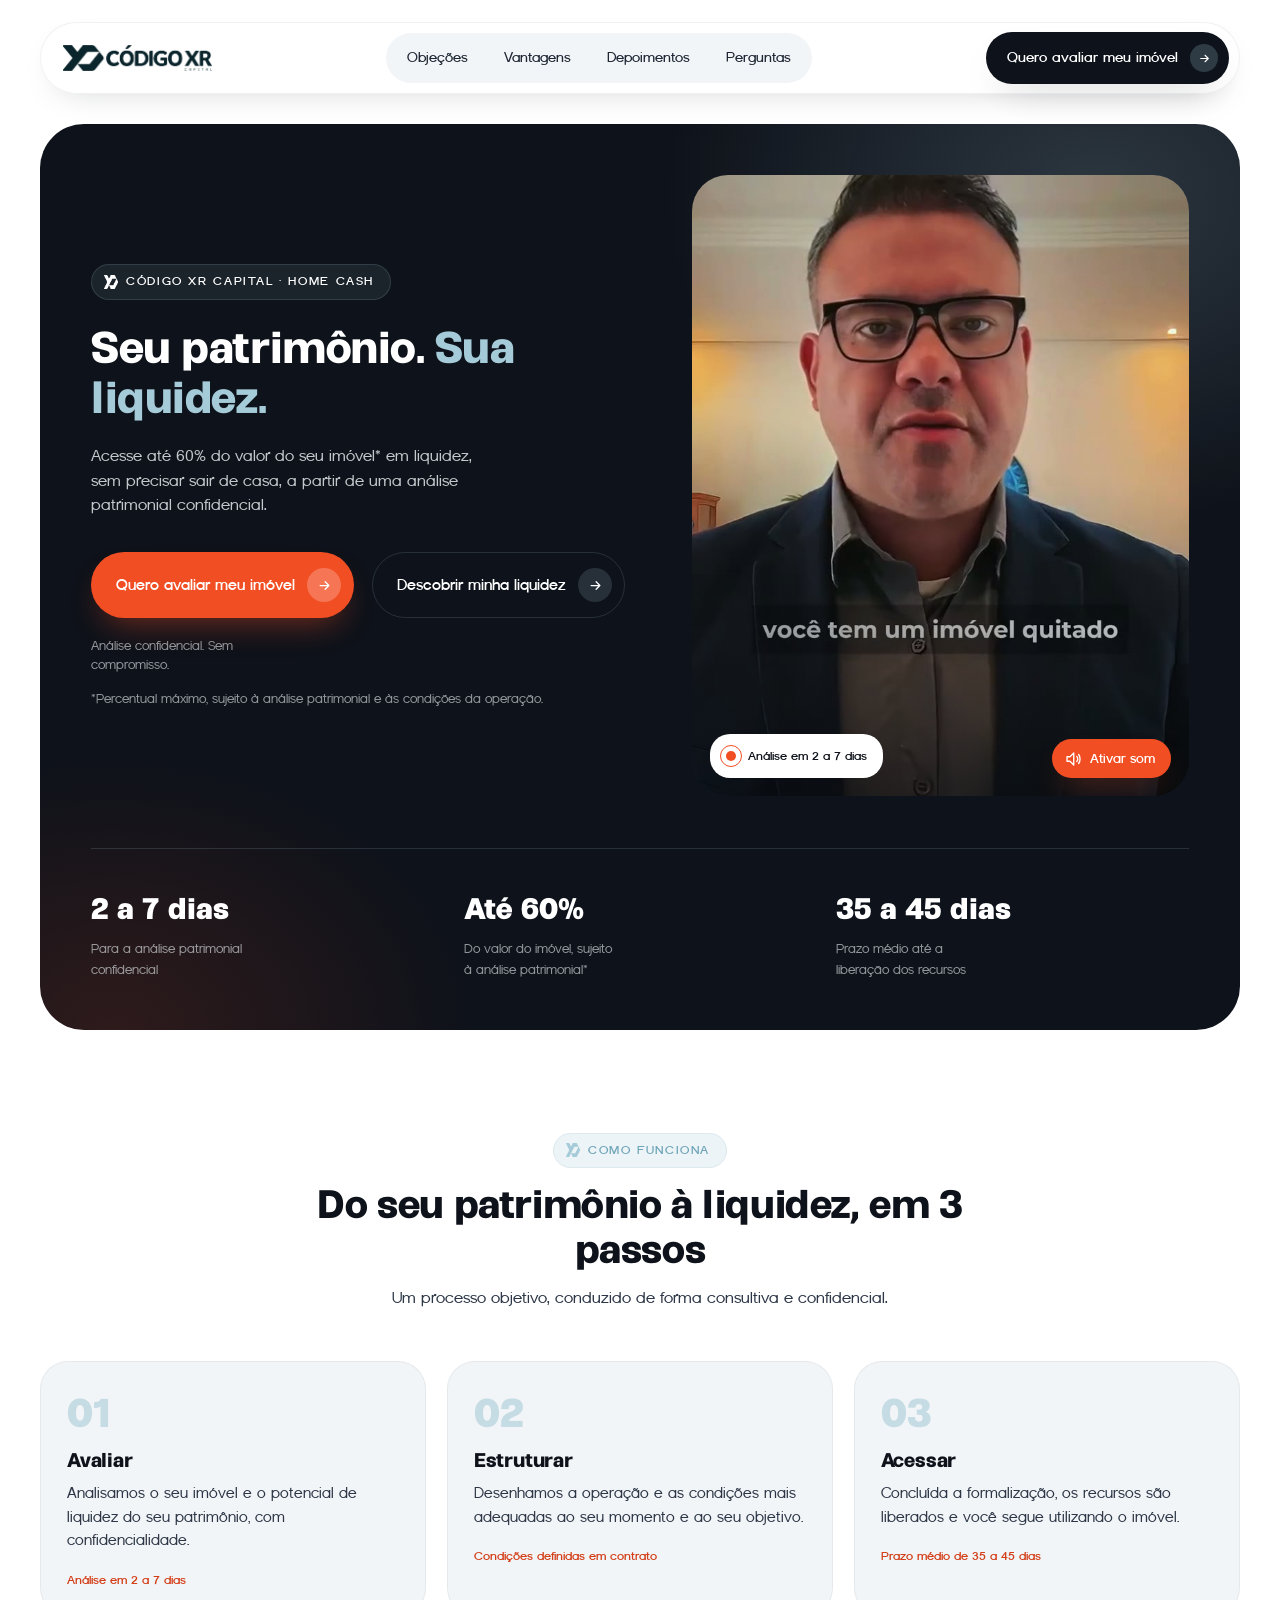
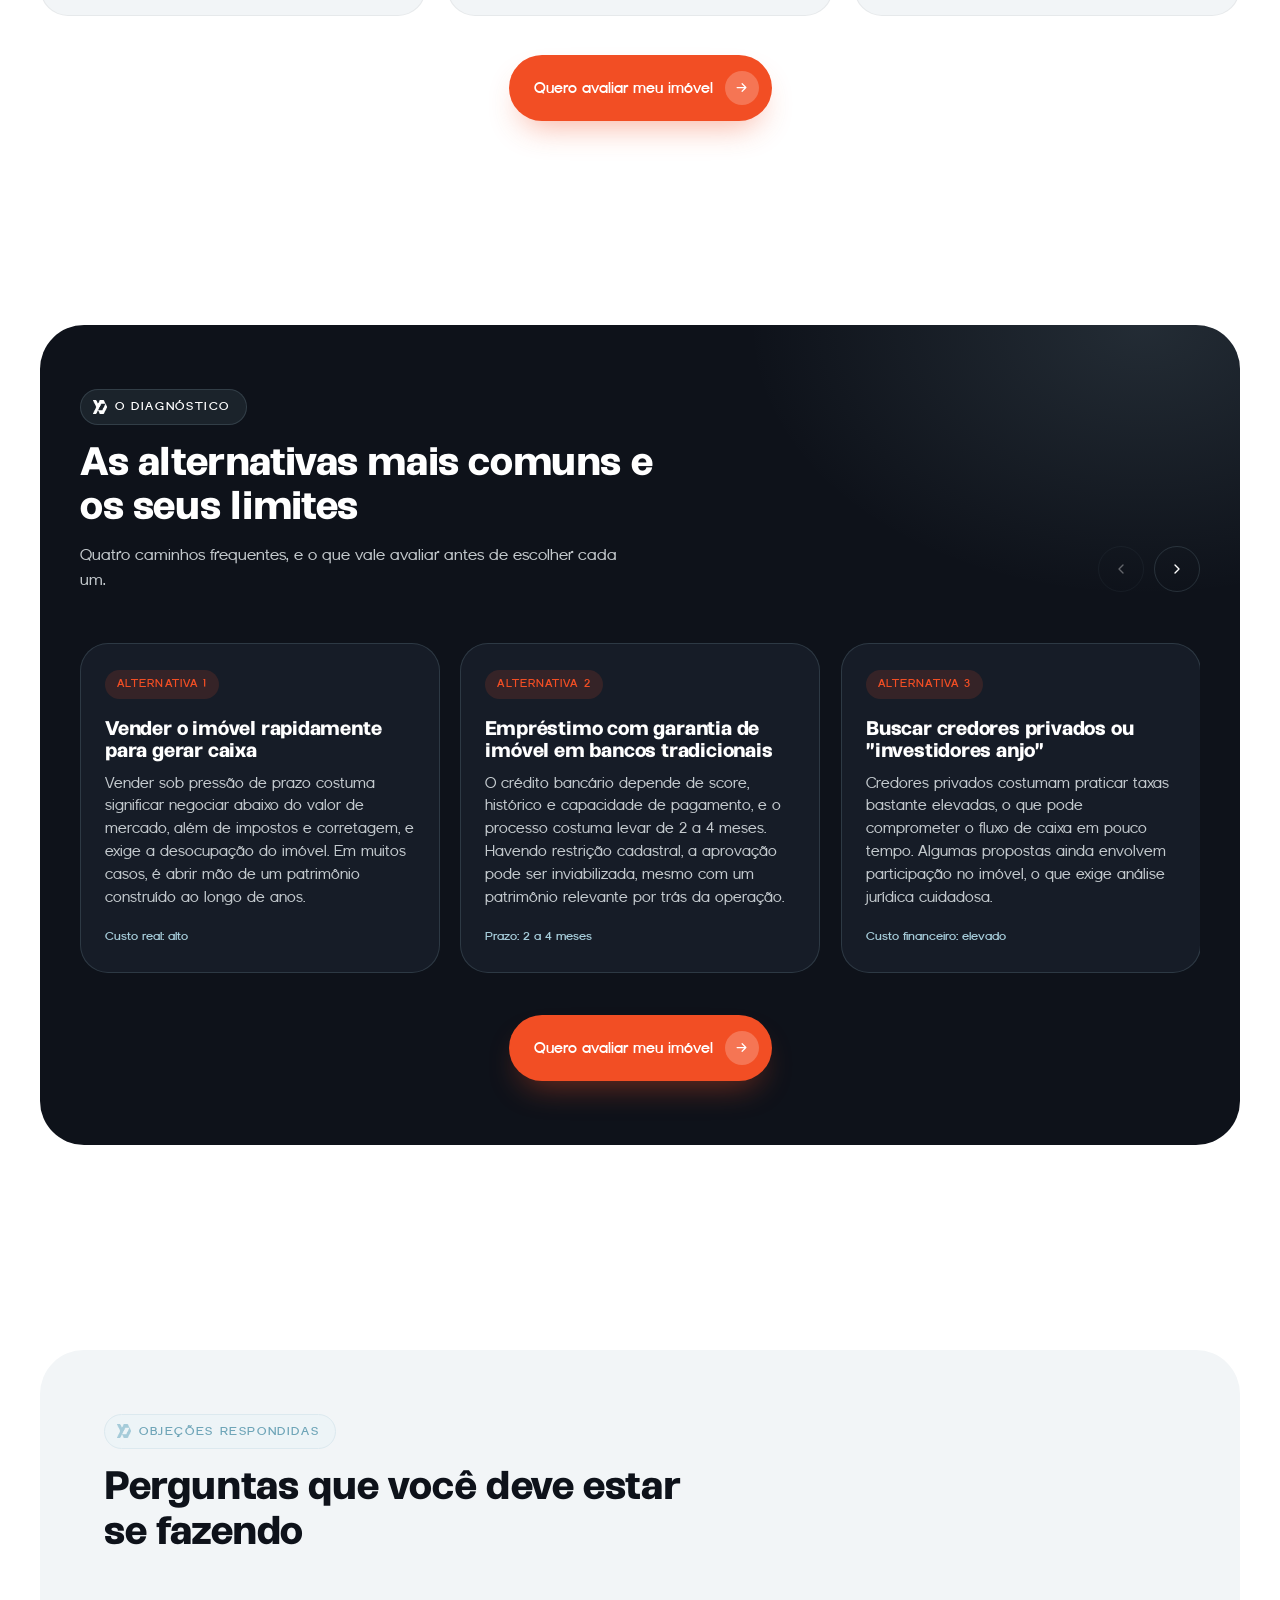
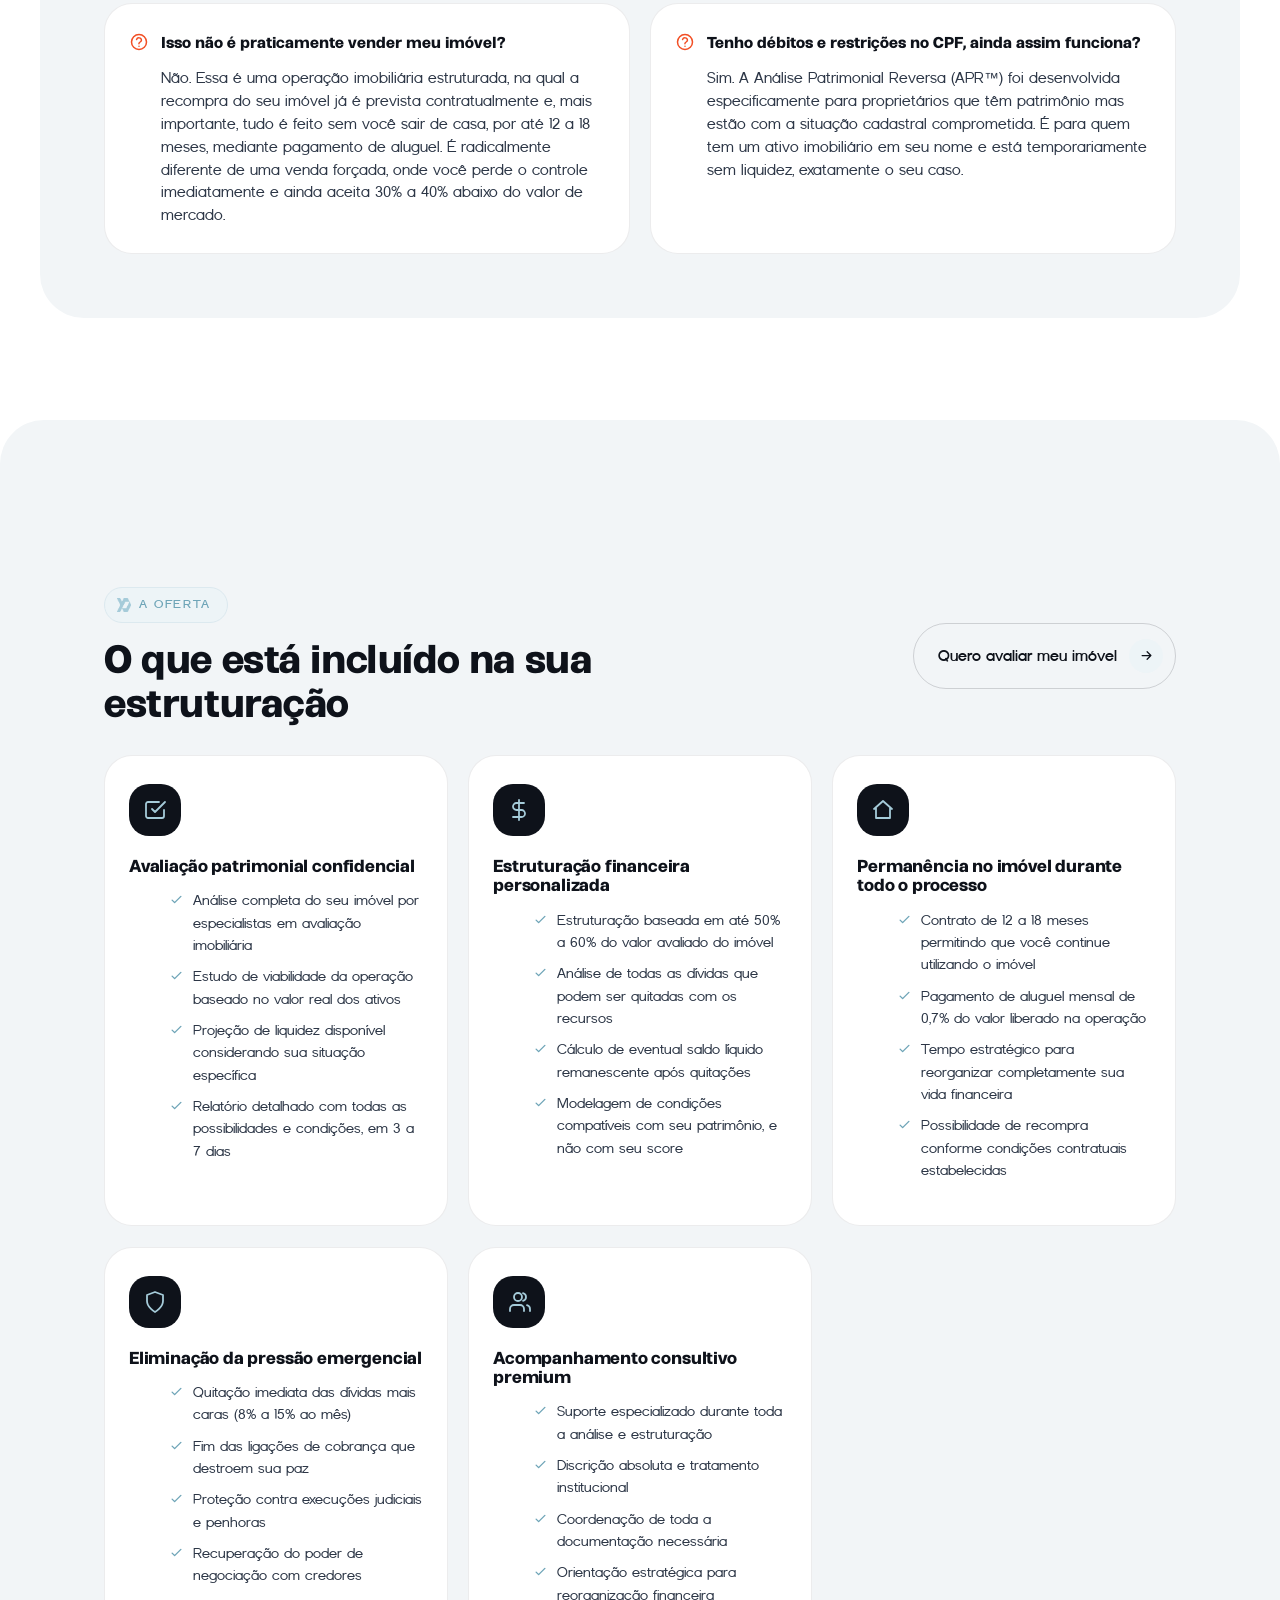
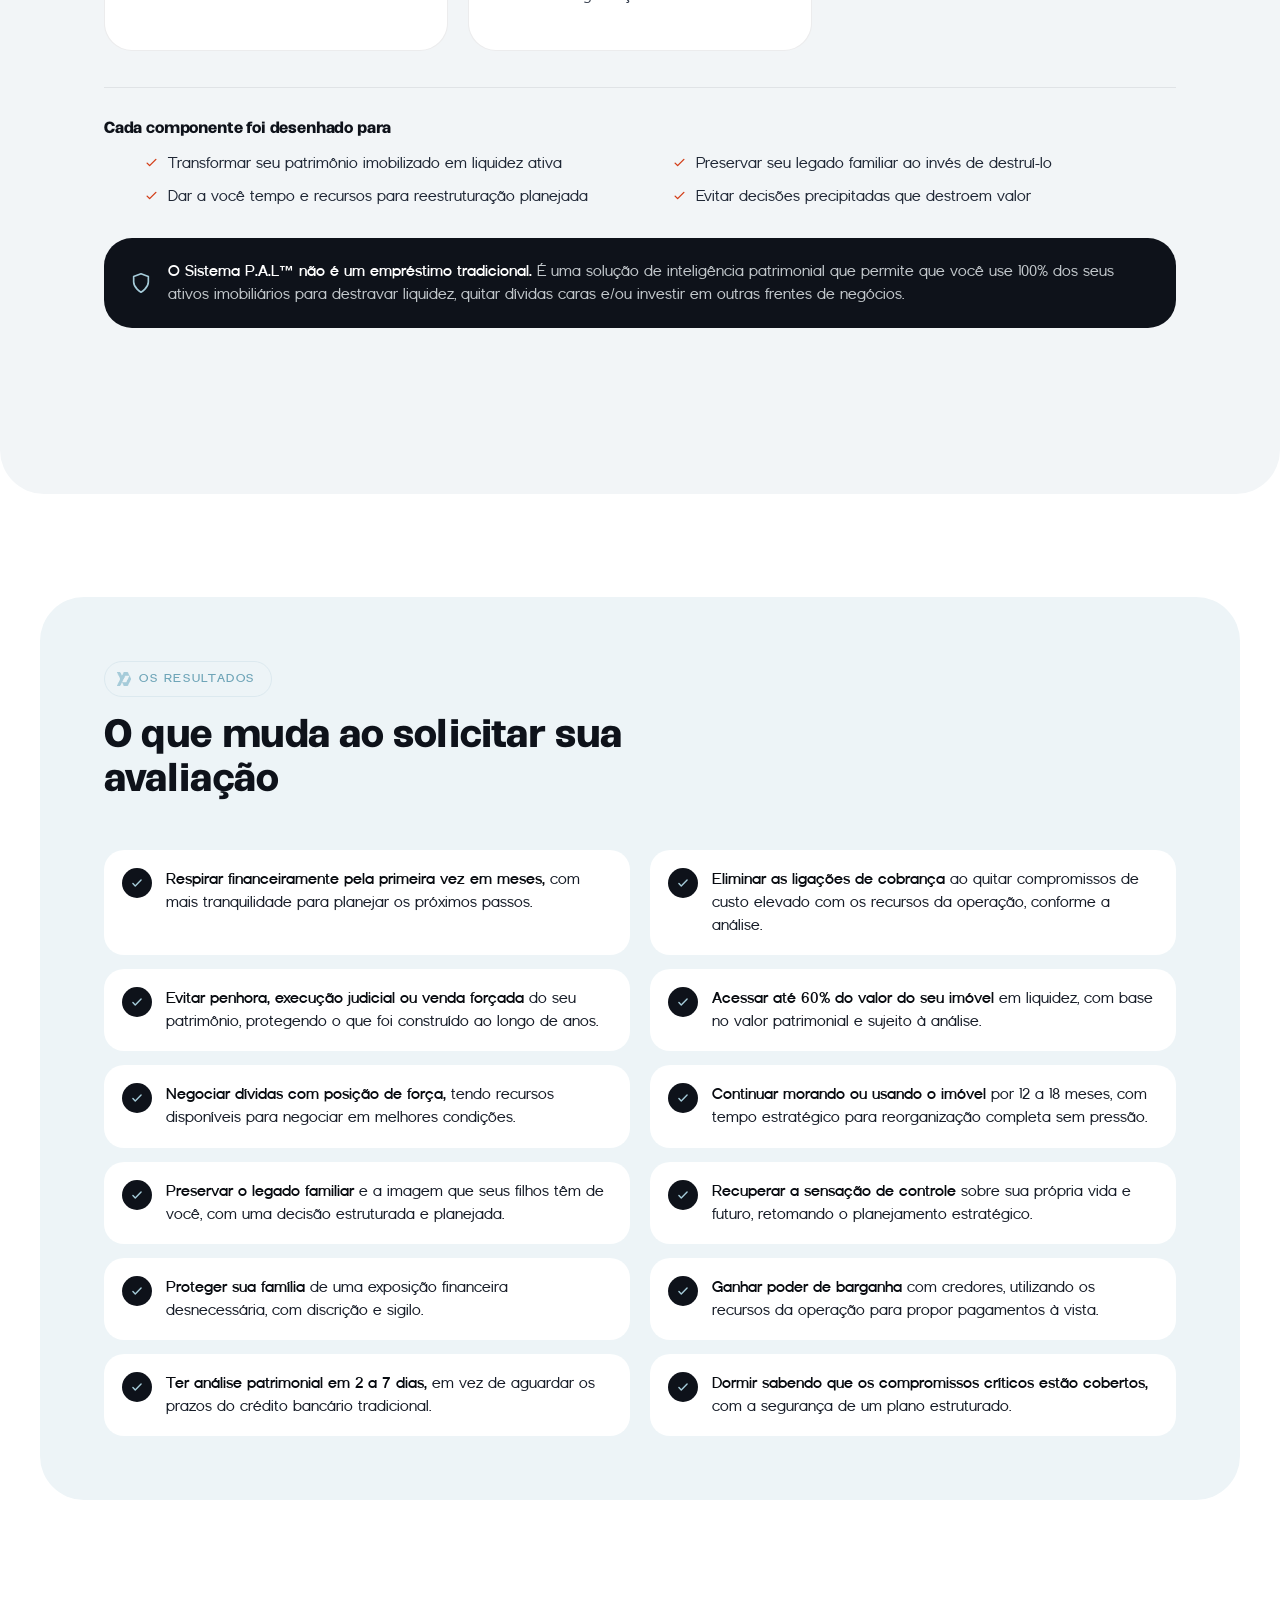
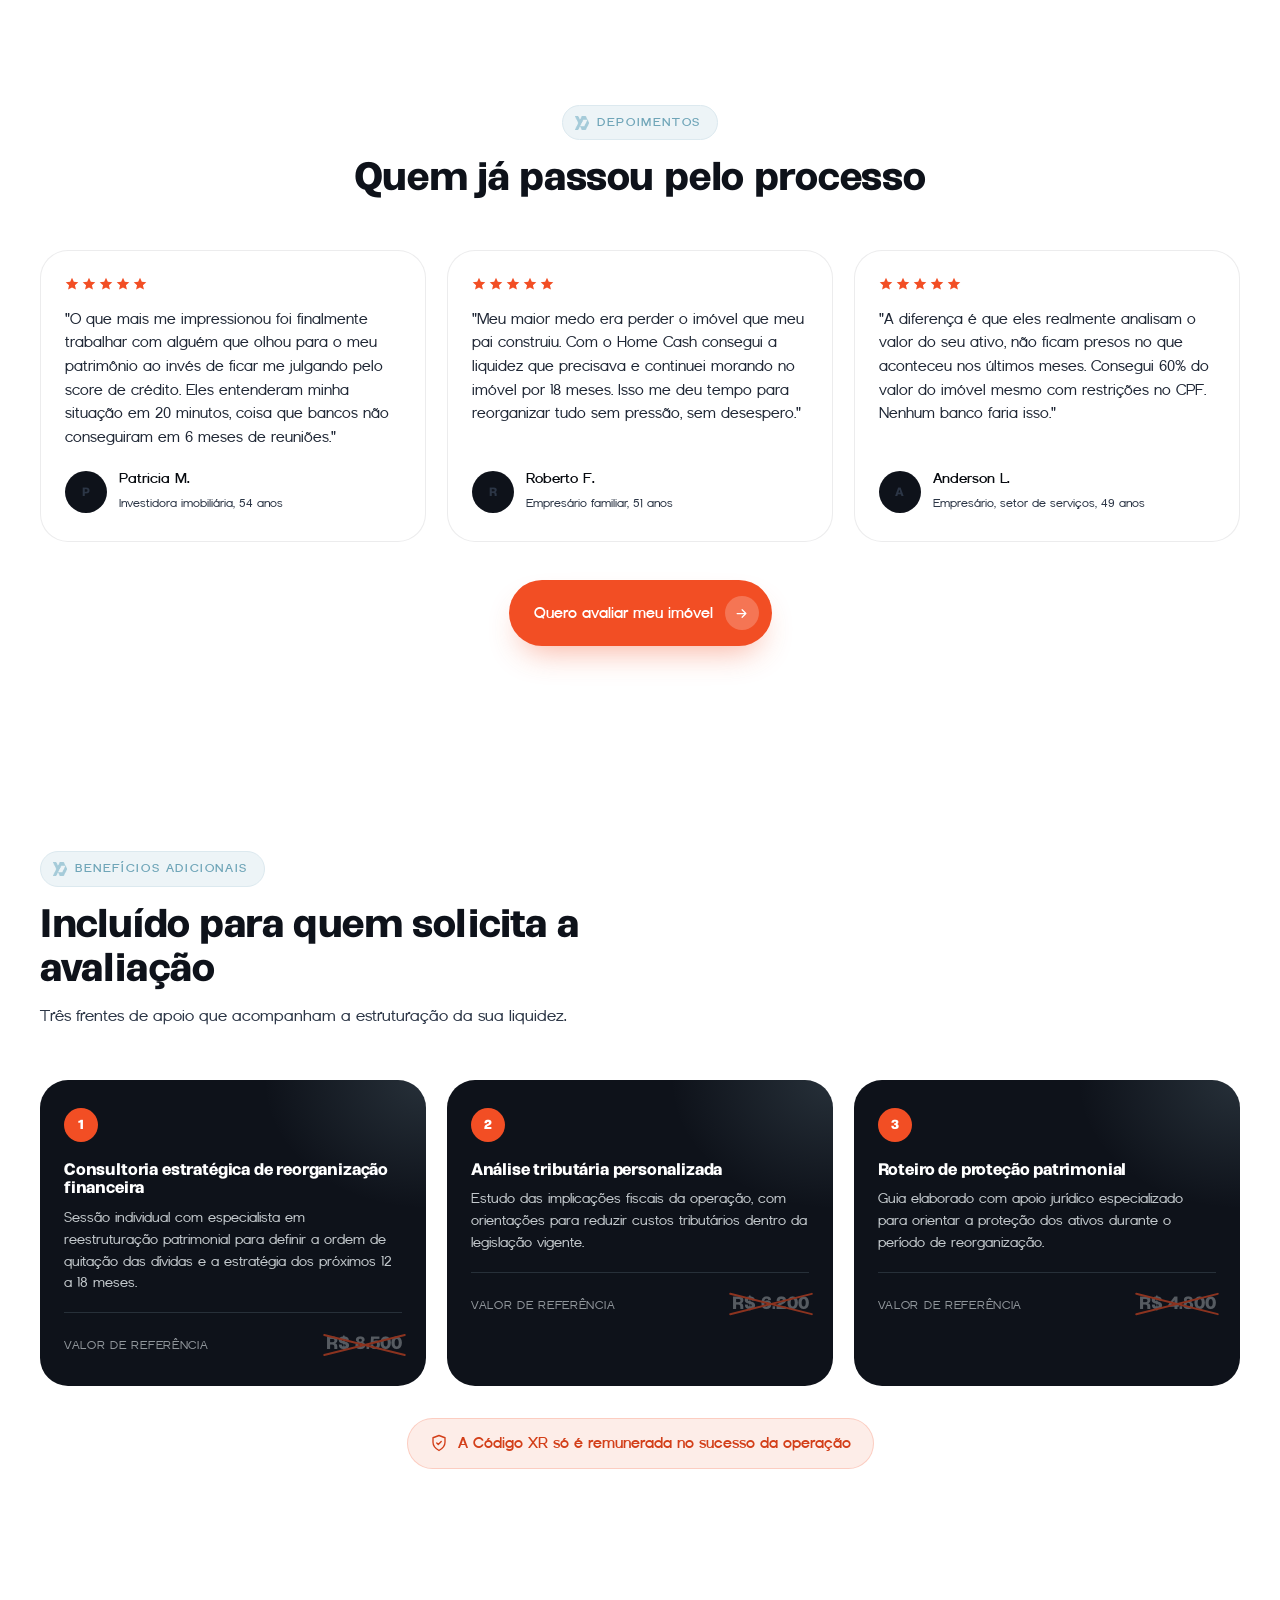
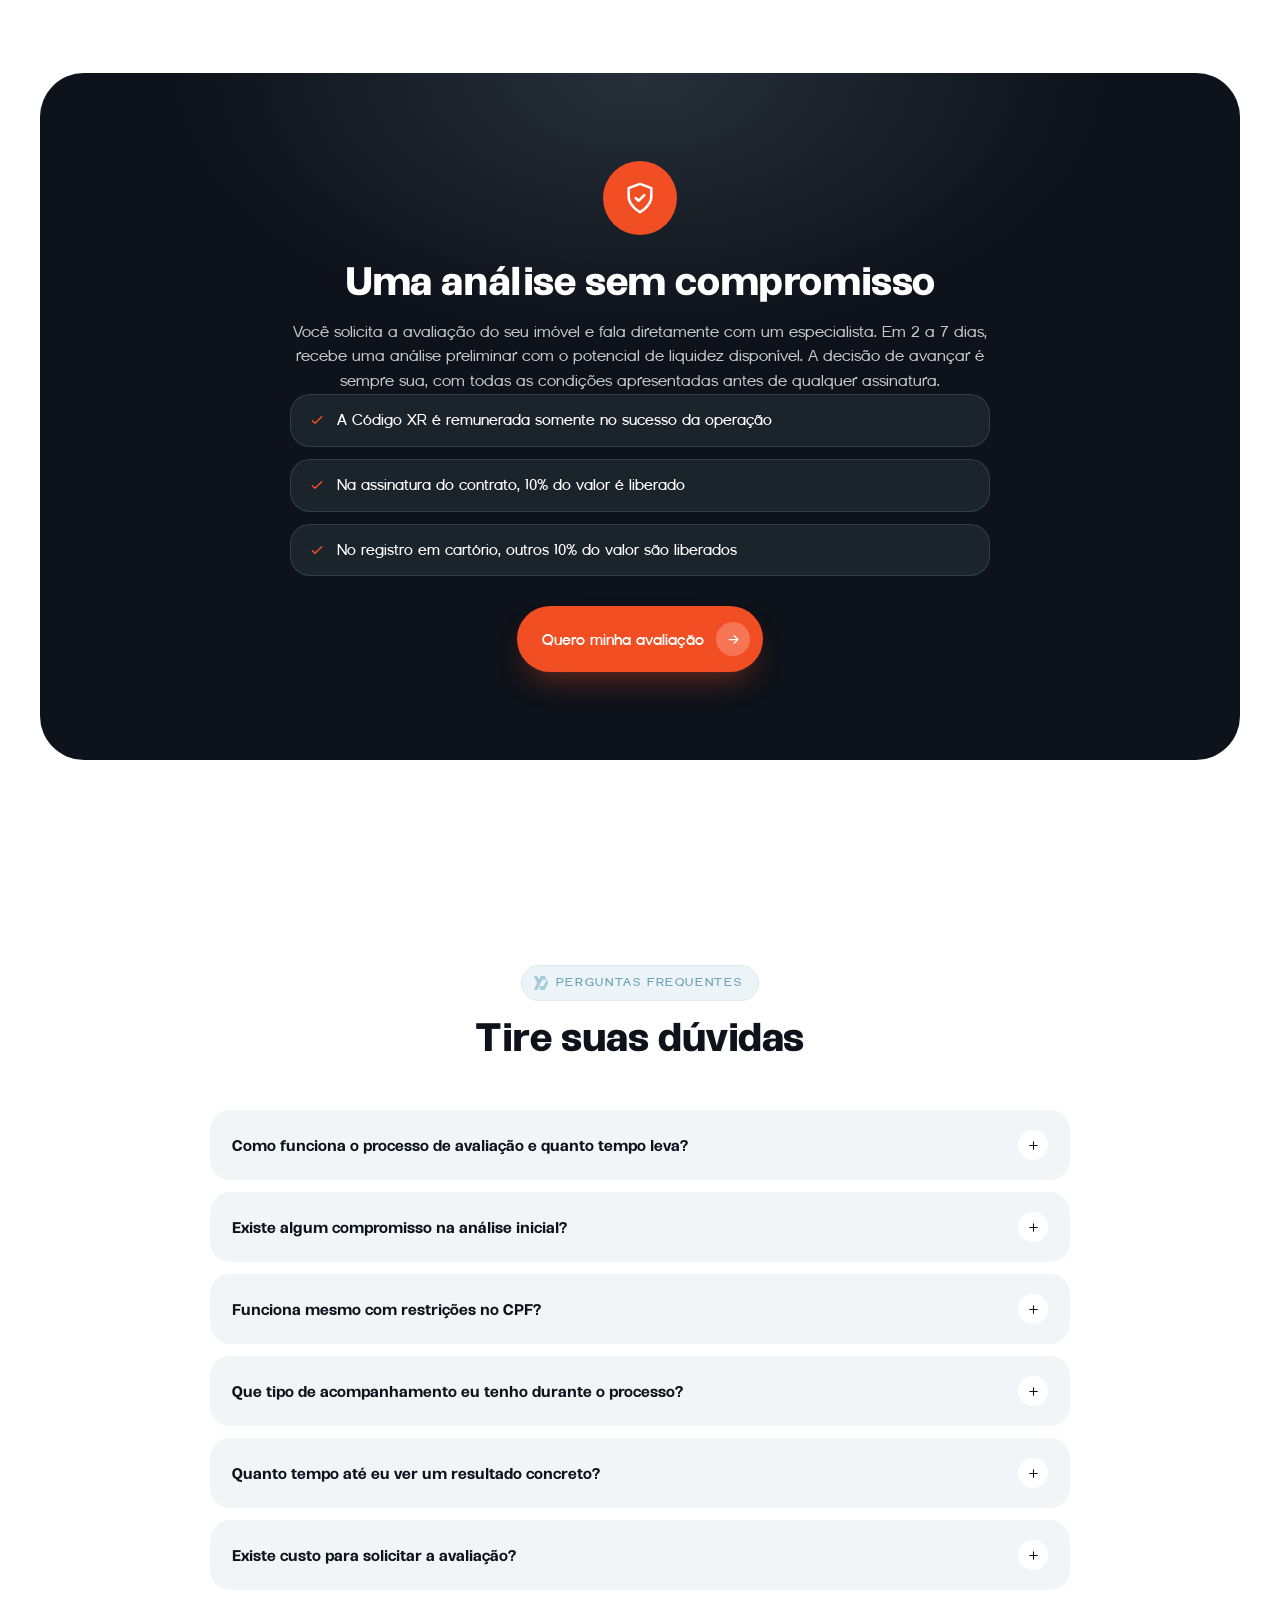
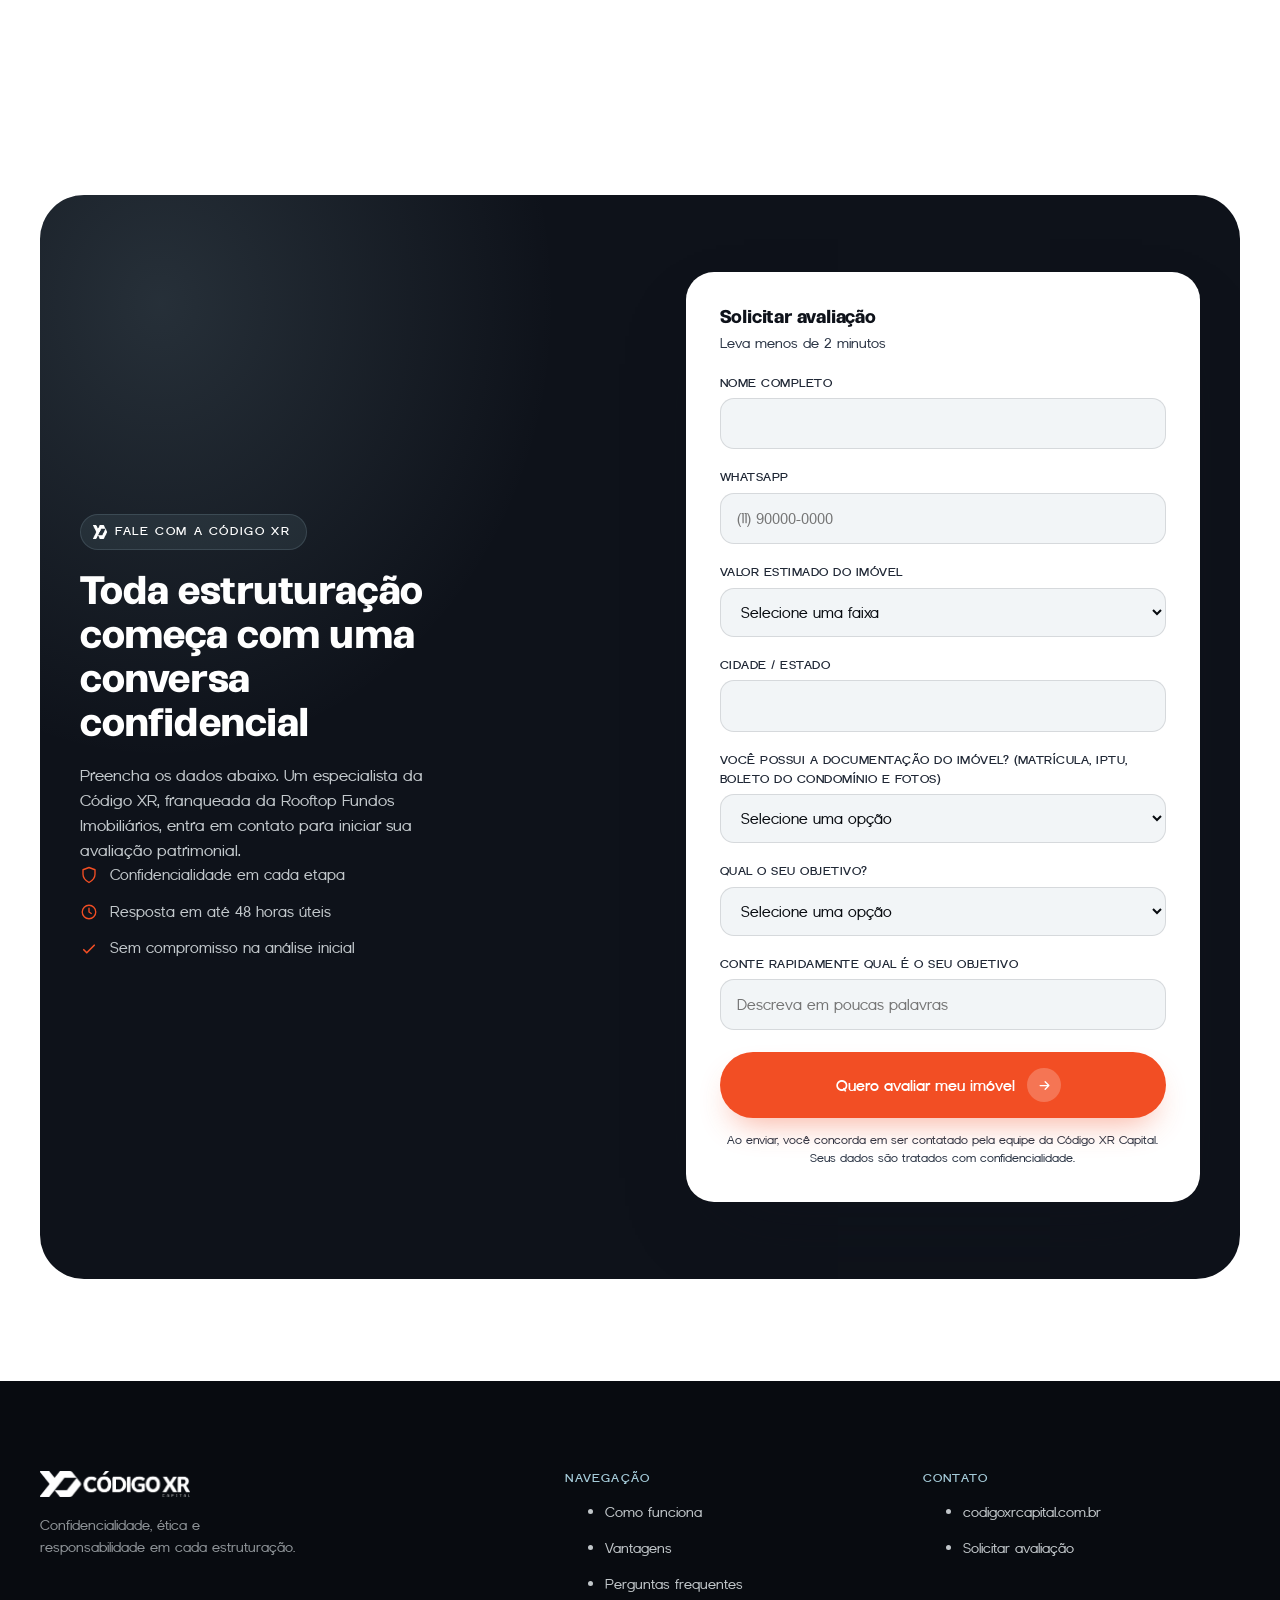
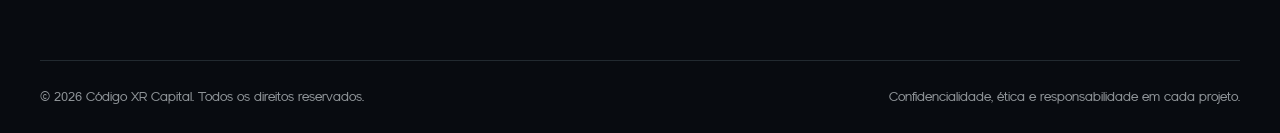
<file: lp/home-cash/index.html>
<!doctype html>
<html lang="pt-BR">
<head>
<!-- Google Tag Manager -->
<script>(function(w,d,s,l,i){w[l]=w[l]||[];w[l].push({'gtm.start':
new Date().getTime(),event:'gtm.js'});var f=d.getElementsByTagName(s)[0],
j=d.createElement(s),dl=l!='dataLayer'?'&l='+l:'';j.async=true;j.src=
'https://www.googletagmanager.com/gtm.js?id='+i+dl;f.parentNode.insertBefore(j,f);
})(window,document,'script','dataLayer','GTM-NKJPB5W9');</script>
<!-- End Google Tag Manager -->
<meta charset="UTF-8">
<meta name="viewport" content="width=device-width, initial-scale=1, viewport-fit=cover">
<title>Home Cash | Código XR Capital | Liquidez patrimonial sem vender o imóvel</title>
<meta name="description" content="Transforme 100% do valor do seu imóvel em até 60% de dinheiro em caixa, em até 45 dias, com análise confidencial em 2 a 7 dias. Código XR Capital.">
<meta name="robots" content="noindex, nofollow">
<link rel="canonical" href="https://codigoxrcapital.com.br/lp/home-cash/">

<!-- Open Graph -->
<meta property="og:type" content="website">
<meta property="og:title" content="Home Cash | Código XR Capital">
<meta property="og:description" content="Transforme 100% do valor do seu imóvel em até 60% de dinheiro em caixa, sem precisar sair de casa. Análise confidencial em 2 a 7 dias.">
<meta property="og:image" content="https://codigoxrcapital.com.br/lp/home-cash/assets/img/hero-principal.jpg">
<meta property="og:locale" content="pt_BR">

<link rel="icon" href="/lp/home-cash/assets/brand/favicon.png" type="image/png">
<link rel="apple-touch-icon" href="/lp/home-cash/assets/brand/favicon.png">

<!-- Preload critical assets for performance -->
<link rel="preload" href="/lp/home-cash/assets/fonts/Archetica-Bold.woff2" as="font" type="font/woff2" crossorigin>
<link rel="preload" href="/lp/home-cash/assets/fonts/Archetica-SemiBold.woff2" as="font" type="font/woff2" crossorigin>
<link rel="preload" href="/lp/home-cash/assets/fonts/MaximaNouva-Regular.woff2" as="font" type="font/woff2" crossorigin>
<link rel="preload" href="/lp/home-cash/assets/img/hero-video-poster.jpg" as="image" fetchpriority="high">
<link rel="preload" href="/lp/home-cash/assets/css/style.css?v=b6057ace" as="style">

<link rel="stylesheet" href="/lp/home-cash/assets/css/style.css?v=b6057ace">

<!-- Meta Pixel Code -->
<script>
!function(f,b,e,v,n,t,s)
{if(f.fbq)return;n=f.fbq=function(){n.callMethod?
n.callMethod.apply(n,arguments):n.queue.push(arguments)};
if(!f._fbq)f._fbq=n;n.push=n;n.loaded=!0;n.version='2.0';
n.queue=[];t=b.createElement(e);t.async=!0;
t.src=v;s=b.getElementsByTagName(e)[0];
s.parentNode.insertBefore(t,s)}(window, document,'script',
'https://connect.facebook.net/en_US/fbevents.js');
fbq('init', '1808293390165436');
fbq('track', 'PageView');
</script>
<noscript><img height="1" width="1" style="display:none"
src="https://www.facebook.com/tr?id=1808293390165436&ev=PageView&noscript=1"
/></noscript>
<!-- End Meta Pixel Code -->
</head>
<body>
<!-- Google Tag Manager (noscript) -->
<noscript><iframe src="https://www.googletagmanager.com/ns.html?id=GTM-NKJPB5W9"
height="0" width="0" style="display:none;visibility:hidden"></iframe></noscript>
<!-- End Google Tag Manager (noscript) -->

<!-- ============================================================
     HEADER
     ============================================================ -->
<header class="header">
  <div class="container">
    <div class="header__bar">
      <a href="#topo" class="header__logo" aria-label="Código XR Capital, início">
        <img src="/lp/home-cash/assets/brand/logo-marinho.png" alt="Código XR Capital" width="150" height="26">
      </a>

      <nav class="header__nav" aria-label="Navegação principal">
        <a href="#objecoes">Objeções</a>
        <a href="#beneficios">Vantagens</a>
        <a href="#depoimentos">Depoimentos</a>
        <a href="#faq">Perguntas</a>
      </nav>

      <div class="header__actions">
        <a href="#contato" class="btn btn--marinho btn--sm">
          <span class="btn-label-full">Quero avaliar meu imóvel</span>
          <span class="btn__seta" aria-hidden="true"><svg viewBox="0 0 24 24" fill="none"><path d="M5 12h14M13 6l6 6-6 6" stroke="currentColor" stroke-width="2" stroke-linecap="round" stroke-linejoin="round"/></svg></span>
        </a>
        <button class="nav-toggle" id="navToggle" aria-label="Abrir menu" aria-expanded="false" aria-controls="mobileNav">
          <svg viewBox="0 0 24 24" fill="none"><path d="M4 7h16M4 12h16M4 17h16" stroke="currentColor" stroke-width="2" stroke-linecap="round"/></svg>
        </button>
      </div>
    </div>
  </div>
</header>

<!-- Mobile nav -->
<div class="mobile-nav" id="mobileNav">
  <div class="mobile-nav__top">
    <img src="/lp/home-cash/assets/brand/logo-branco.png" alt="Código XR Capital" width="150" height="26">
    <button class="mobile-nav__close" id="mobileNavClose" aria-label="Fechar menu">
      <svg viewBox="0 0 24 24" fill="none"><path d="M6 6l12 12M18 6L6 18" stroke="currentColor" stroke-width="2" stroke-linecap="round"/></svg>
    </button>
  </div>
  <nav class="mobile-nav__links" aria-label="Navegação móvel">
    <a href="#objecoes">Objeções</a>
    <a href="#beneficios">Vantagens</a>
    <a href="#depoimentos">Depoimentos</a>
    <a href="#faq">Perguntas</a>
  </nav>
  <div class="mobile-nav__cta">
    <a href="#contato" class="btn btn--full">
      Quero avaliar meu imóvel
      <span class="btn__seta" aria-hidden="true"><svg viewBox="0 0 24 24" fill="none"><path d="M5 12h14M13 6l6 6-6 6" stroke="currentColor" stroke-width="2" stroke-linecap="round" stroke-linejoin="round"/></svg></span>
    </a>
  </div>
</div>

<main id="topo">

<!-- ============================================================
     HERO
     ============================================================ -->
<section class="hero container">
  <div class="hero__panel">
    <div class="hero__grid">
      <div class="hero__conteudo">
        <div class="hero__eyebrow-row">
          <span class="eyebrow eyebrow--claro">
            <img src="/lp/home-cash/assets/brand/icone-branco.png" alt="" class="chip-x" width="14" height="9">
            CÓDIGO XR CAPITAL · HOME CASH
          </span>
        </div>
        <h1>Seu patrimônio. <em>Sua liquidez.</em></h1>
        <p class="hero__sub">Acesse até 60% do valor do seu imóvel* em liquidez, sem precisar sair de casa, a partir de uma análise patrimonial confidencial.</p>
        <div class="hero__actions">
          <a href="#contato" class="btn">
            Quero avaliar meu imóvel
            <span class="btn__seta" aria-hidden="true"><svg viewBox="0 0 24 24" fill="none"><path d="M5 12h14M13 6l6 6-6 6" stroke="currentColor" stroke-width="2" stroke-linecap="round" stroke-linejoin="round"/></svg></span>
          </a>
          <a href="#como-funciona" class="btn btn--linha-clara">
            Descobrir minha liquidez
            <span class="btn__seta" aria-hidden="true"><svg viewBox="0 0 24 24" fill="none"><path d="M5 12h14M13 6l6 6-6 6" stroke="currentColor" stroke-width="2" stroke-linecap="round" stroke-linejoin="round"/></svg></span>
          </a>
          <span class="hero__actions-note">Análise confidencial. Sem compromisso.</span>
        </div>
        <p class="hero__actions-note" style="max-width:none;margin-top:16px">*Percentual máximo, sujeito à análise patrimonial e às condições da operação.</p>
      </div>

      <div class="hero__visual" id="heroVisual">
        <video
          autoplay
          muted
          loop
          playsinline
          preload="auto"
          poster="/lp/home-cash/assets/img/hero-video-poster.jpg"
          aria-label="Vídeo de apresentação Código XR Capital">
          <source src="/lp/home-cash/assets/video/hero-apresentacao.mp4" type="video/mp4">
        </video>
        <button class="hero__sound" id="heroSoundBtn" type="button" aria-label="Ativar som do vídeo" aria-pressed="false">
          <svg class="hero__sound-icon hero__sound-icon--off" viewBox="0 0 24 24" fill="none"><path d="M4 9v6h4l5 5V4L8 9H4z" stroke="currentColor" stroke-width="1.8" stroke-linejoin="round"/><path d="M17 8.5c1.5 1.9 1.5 5.1 0 7M19.5 6c2.5 3 2.5 9 0 12" stroke="currentColor" stroke-width="1.8" stroke-linecap="round"/></svg>
          <svg class="hero__sound-icon hero__sound-icon--on" viewBox="0 0 24 24" fill="none"><path d="M4 9v6h4l5 5V4L8 9H4z" stroke="currentColor" stroke-width="1.8" stroke-linejoin="round"/><path d="M17 9l5 5M22 9l-5 5" stroke="currentColor" stroke-width="1.8" stroke-linecap="round"/></svg>
          <span>Ativar som</span>
        </button>
        <div class="hero__tagcard">
          <span class="pulse" aria-hidden="true"></span>
          <span>Análise em 2 a 7 dias</span>
        </div>
      </div>
    </div>

    <div class="hero__stats">
      <div class="stat">
        <div class="stat__num">2 a 7 dias</div>
        <div class="stat__label">Para a análise patrimonial confidencial</div>
      </div>
      <div class="stat">
        <div class="stat__num">Até 60%</div>
        <div class="stat__label">Do valor do imóvel, sujeito à análise patrimonial*</div>
      </div>
      <div class="stat">
        <div class="stat__num">35 a 45 dias</div>
        <div class="stat__label">Prazo médio até a liberação dos recursos</div>
      </div>
    </div>
  </div>
</section>

<!-- ============================================================
     COMO FUNCIONA: 3 passos
     ============================================================ -->
<section class="section container processo" id="como-funciona" data-reveal>
  <div class="section-head section-head--center">
    <div class="section-head__text">
      <span class="eyebrow">
        <img src="/lp/home-cash/assets/brand/icone-azul.png" alt="" class="chip-x" width="14" height="9">
        COMO FUNCIONA
      </span>
      <h2>Do seu patrimônio à liquidez, em 3 passos</h2>
      <p>Um processo objetivo, conduzido de forma consultiva e confidencial.</p>
    </div>
  </div>
  <div class="processo__lista">
    <article class="passo">
      <span class="passo__num">01</span>
      <h3>Avaliar</h3>
      <p>Analisamos o seu imóvel e o potencial de liquidez do seu patrimônio, com confidencialidade.</p>
      <div class="passo__meta">Análise em 2 a 7 dias</div>
    </article>
    <article class="passo">
      <span class="passo__num">02</span>
      <h3>Estruturar</h3>
      <p>Desenhamos a operação e as condições mais adequadas ao seu momento e ao seu objetivo.</p>
      <div class="passo__meta">Condições definidas em contrato</div>
    </article>
    <article class="passo">
      <span class="passo__num">03</span>
      <h3>Acessar</h3>
      <p>Concluída a formalização, os recursos são liberados e você segue utilizando o imóvel.</p>
      <div class="passo__meta">Prazo médio de 35 a 45 dias</div>
    </article>
  </div>
  <div style="margin-top:clamp(28px,3vw,40px);display:flex;justify-content:center;">
    <a href="#contato" class="btn">
      Quero avaliar meu imóvel
      <span class="btn__seta" aria-hidden="true"><svg viewBox="0 0 24 24" fill="none"><path d="M5 12h14M13 6l6 6-6 6" stroke="currentColor" stroke-width="2" stroke-linecap="round" stroke-linejoin="round"/></svg></span>
    </a>
  </div>
</section>

<!-- ============================================================
     CARROSSEL: Alternativas comuns
     ============================================================ -->
<section class="section container" data-reveal>
  <div class="carrossel-sec">
    <div class="container" style="padding-block: clamp(40px, 5vw, 68px);">
      <div class="section-head">
        <div class="section-head__text">
          <span class="eyebrow eyebrow--claro">
            <img src="/lp/home-cash/assets/brand/icone-branco.png" alt="" class="chip-x" width="14" height="9">
            O DIAGNÓSTICO
          </span>
          <h2>As alternativas mais comuns e os seus limites</h2>
          <p>Quatro caminhos frequentes, e o que vale avaliar antes de escolher cada um.</p>
        </div>
        <div class="carrossel-nav">
          <button class="icon-circ icon-circ--clara" id="carrosselPrev" aria-label="Anterior">
            <svg viewBox="0 0 24 24" fill="none"><path d="M15 6l-6 6 6 6" stroke="currentColor" stroke-width="2" stroke-linecap="round" stroke-linejoin="round"/></svg>
          </button>
          <button class="icon-circ icon-circ--clara" id="carrosselNext" aria-label="Próximo">
            <svg viewBox="0 0 24 24" fill="none"><path d="M9 6l6 6-6 6" stroke="currentColor" stroke-width="2" stroke-linecap="round" stroke-linejoin="round"/></svg>
          </button>
        </div>
      </div>

      <div class="carrossel-track" id="carrosselTrack">
        <article class="card-saida">
          <span class="card-saida__badge">Alternativa 1</span>
          <h3>Vender o imóvel rapidamente para gerar caixa</h3>
          <p>Vender sob pressão de prazo costuma significar negociar abaixo do valor de mercado, além de impostos e corretagem, e exige a desocupação do imóvel. Em muitos casos, é abrir mão de um patrimônio construído ao longo de anos.</p>
          <div class="card-saida__foot"><span>Custo real: alto</span></div>
        </article>
        <article class="card-saida">
          <span class="card-saida__badge">Alternativa 2</span>
          <h3>Empréstimo com garantia de imóvel em bancos tradicionais</h3>
          <p>O crédito bancário depende de score, histórico e capacidade de pagamento, e o processo costuma levar de 2 a 4 meses. Havendo restrição cadastral, a aprovação pode ser inviabilizada, mesmo com um patrimônio relevante por trás da operação.</p>
          <div class="card-saida__foot"><span>Prazo: 2 a 4 meses</span></div>
        </article>
        <article class="card-saida">
          <span class="card-saida__badge">Alternativa 3</span>
          <h3>Buscar credores privados ou "investidores anjo"</h3>
          <p>Credores privados costumam praticar taxas bastante elevadas, o que pode comprometer o fluxo de caixa em pouco tempo. Algumas propostas ainda envolvem participação no imóvel, o que exige análise jurídica cuidadosa.</p>
          <div class="card-saida__foot"><span>Custo financeiro: elevado</span></div>
        </article>
        <article class="card-saida">
          <span class="card-saida__badge">Alternativa 4</span>
          <h3>Renegociar dívida por dívida sem liquidez real</h3>
          <p>Sem recursos disponíveis, o poder de negociação com cada credor tende a ser limitado. Renegociar caso a caso consome tempo e energia, enquanto os encargos continuam a correr sobre o saldo devedor.</p>
          <div class="card-saida__foot"><span>Poder de barganha: baixo</span></div>
        </article>
      </div>
      <div style="margin-top:clamp(24px,3vw,36px);display:flex;justify-content:center;">
        <a href="#contato" class="btn">
          Quero avaliar meu imóvel
          <span class="btn__seta" aria-hidden="true"><svg viewBox="0 0 24 24" fill="none"><path d="M5 12h14M13 6l6 6-6 6" stroke="currentColor" stroke-width="2" stroke-linecap="round" stroke-linejoin="round"/></svg></span>
        </a>
      </div>
    </div>
  </div>
</section>

<!-- ============================================================
     OBJEÇÕES RESPONDIDAS
     ============================================================ -->
<section class="section container" id="objecoes" data-reveal>
  <div class="objecoes">
    <div style="padding: clamp(36px, 5vw, 64px);">
      <div class="section-head">
        <div class="section-head__text">
          <span class="eyebrow">
            <img src="/lp/home-cash/assets/brand/icone-azul.png" alt="" class="chip-x" width="14" height="9">
            OBJEÇÕES RESPONDIDAS
          </span>
          <h2>Perguntas que você deve estar se fazendo</h2>
        </div>
      </div>

      <div class="objecoes__grid">
        <div class="objecao">
          <div class="objecao__q">
            <svg viewBox="0 0 24 24" fill="none"><path d="M9.09 9a3 3 0 015.83 1c0 2-3 2-3 4M12 17h.01" stroke="currentColor" stroke-width="1.8" stroke-linecap="round" stroke-linejoin="round"/><circle cx="12" cy="12" r="9" stroke="currentColor" stroke-width="1.8"/></svg>
            Isso não é praticamente vender meu imóvel?
          </div>
          <p class="objecao__a">Não. Essa é uma operação imobiliária estruturada, na qual a recompra do seu imóvel já é prevista contratualmente e, mais importante, tudo é feito sem você sair de casa, por até 12 a 18 meses, mediante pagamento de aluguel. É radicalmente diferente de uma venda forçada, onde você perde o controle imediatamente e ainda aceita 30% a 40% abaixo do valor de mercado.</p>
        </div>
        <div class="objecao">
          <div class="objecao__q">
            <svg viewBox="0 0 24 24" fill="none"><path d="M9.09 9a3 3 0 015.83 1c0 2-3 2-3 4M12 17h.01" stroke="currentColor" stroke-width="1.8" stroke-linecap="round" stroke-linejoin="round"/><circle cx="12" cy="12" r="9" stroke="currentColor" stroke-width="1.8"/></svg>
            Tenho débitos e restrições no CPF, ainda assim funciona?
          </div>
          <p class="objecao__a">Sim. A Análise Patrimonial Reversa (APR™) foi desenvolvida especificamente para proprietários que têm patrimônio mas estão com a situação cadastral comprometida. É para quem tem um ativo imobiliário em seu nome e está temporariamente sem liquidez, exatamente o seu caso.</p>
        </div>
      </div>
    </div>
  </div>
</section>

<!-- ============================================================
     OFERTA: O que está incluído
     ============================================================ -->
<section class="section container" id="oferta" style="background: var(--papel); border-radius: var(--r-2xl);" data-reveal>
  <div style="padding: clamp(36px, 5vw, 64px);">
    <div class="oferta__top">
      <div class="section-head__text">
        <span class="eyebrow">
          <img src="/lp/home-cash/assets/brand/icone-azul.png" alt="" class="chip-x" width="14" height="9">
          A OFERTA
        </span>
        <h2 style="margin-top:14px;">O que está incluído na sua estruturação</h2>
      </div>
      <a href="#contato" class="btn btn--linha">
        Quero avaliar meu imóvel
        <span class="btn__seta" aria-hidden="true"><svg viewBox="0 0 24 24" fill="none"><path d="M5 12h14M13 6l6 6-6 6" stroke="currentColor" stroke-width="2" stroke-linecap="round" stroke-linejoin="round"/></svg></span>
      </a>
    </div>

    <div class="oferta__grid">
      <div class="item-oferta">
        <div class="item-oferta__icon"><svg viewBox="0 0 24 24" fill="none"><path d="M9 11l3 3L22 4M21 12v6a2 2 0 01-2 2H5a2 2 0 01-2-2V6a2 2 0 012-2h11" stroke="currentColor" stroke-width="1.8" stroke-linecap="round" stroke-linejoin="round"/></svg></div>
        <h3>Avaliação patrimonial confidencial</h3>
        <ul>
          <li><svg viewBox="0 0 24 24" fill="none"><path d="M5 13l4 4L19 7" stroke="currentColor" stroke-width="2.2" stroke-linecap="round" stroke-linejoin="round"/></svg>Análise completa do seu imóvel por especialistas em avaliação imobiliária</li>
          <li><svg viewBox="0 0 24 24" fill="none"><path d="M5 13l4 4L19 7" stroke="currentColor" stroke-width="2.2" stroke-linecap="round" stroke-linejoin="round"/></svg>Estudo de viabilidade da operação baseado no valor real dos ativos</li>
          <li><svg viewBox="0 0 24 24" fill="none"><path d="M5 13l4 4L19 7" stroke="currentColor" stroke-width="2.2" stroke-linecap="round" stroke-linejoin="round"/></svg>Projeção de liquidez disponível considerando sua situação específica</li>
          <li><svg viewBox="0 0 24 24" fill="none"><path d="M5 13l4 4L19 7" stroke="currentColor" stroke-width="2.2" stroke-linecap="round" stroke-linejoin="round"/></svg>Relatório detalhado com todas as possibilidades e condições, em 3 a 7 dias</li>
        </ul>
      </div>

      <div class="item-oferta">
        <div class="item-oferta__icon"><svg viewBox="0 0 24 24" fill="none"><path d="M12 2v20M17 5H9.5a3.5 3.5 0 000 7h5a3.5 3.5 0 010 7H6" stroke="currentColor" stroke-width="1.8" stroke-linecap="round" stroke-linejoin="round"/></svg></div>
        <h3>Estruturação financeira personalizada</h3>
        <ul>
          <li><svg viewBox="0 0 24 24" fill="none"><path d="M5 13l4 4L19 7" stroke="currentColor" stroke-width="2.2" stroke-linecap="round" stroke-linejoin="round"/></svg>Estruturação baseada em até 50% a 60% do valor avaliado do imóvel</li>
          <li><svg viewBox="0 0 24 24" fill="none"><path d="M5 13l4 4L19 7" stroke="currentColor" stroke-width="2.2" stroke-linecap="round" stroke-linejoin="round"/></svg>Análise de todas as dívidas que podem ser quitadas com os recursos</li>
          <li><svg viewBox="0 0 24 24" fill="none"><path d="M5 13l4 4L19 7" stroke="currentColor" stroke-width="2.2" stroke-linecap="round" stroke-linejoin="round"/></svg>Cálculo de eventual saldo líquido remanescente após quitações</li>
          <li><svg viewBox="0 0 24 24" fill="none"><path d="M5 13l4 4L19 7" stroke="currentColor" stroke-width="2.2" stroke-linecap="round" stroke-linejoin="round"/></svg>Modelagem de condições compatíveis com seu patrimônio, e não com seu score</li>
        </ul>
      </div>

      <div class="item-oferta">
        <div class="item-oferta__icon"><svg viewBox="0 0 24 24" fill="none"><path d="M3 11l9-8 9 8M5 10v10h14V10" stroke="currentColor" stroke-width="1.8" stroke-linecap="round" stroke-linejoin="round"/></svg></div>
        <h3>Permanência no imóvel durante todo o processo</h3>
        <ul>
          <li><svg viewBox="0 0 24 24" fill="none"><path d="M5 13l4 4L19 7" stroke="currentColor" stroke-width="2.2" stroke-linecap="round" stroke-linejoin="round"/></svg>Contrato de 12 a 18 meses permitindo que você continue utilizando o imóvel</li>
          <li><svg viewBox="0 0 24 24" fill="none"><path d="M5 13l4 4L19 7" stroke="currentColor" stroke-width="2.2" stroke-linecap="round" stroke-linejoin="round"/></svg>Pagamento de aluguel mensal de 0,7% do valor liberado na operação</li>
          <li><svg viewBox="0 0 24 24" fill="none"><path d="M5 13l4 4L19 7" stroke="currentColor" stroke-width="2.2" stroke-linecap="round" stroke-linejoin="round"/></svg>Tempo estratégico para reorganizar completamente sua vida financeira</li>
          <li><svg viewBox="0 0 24 24" fill="none"><path d="M5 13l4 4L19 7" stroke="currentColor" stroke-width="2.2" stroke-linecap="round" stroke-linejoin="round"/></svg>Possibilidade de recompra conforme condições contratuais estabelecidas</li>
        </ul>
      </div>

      <div class="item-oferta">
        <div class="item-oferta__icon"><svg viewBox="0 0 24 24" fill="none"><path d="M12 22s8-4.5 8-11V5l-8-3-8 3v6c0 6.5 8 11 8 11z" stroke="currentColor" stroke-width="1.8" stroke-linecap="round" stroke-linejoin="round"/></svg></div>
        <h3>Eliminação da pressão emergencial</h3>
        <ul>
          <li><svg viewBox="0 0 24 24" fill="none"><path d="M5 13l4 4L19 7" stroke="currentColor" stroke-width="2.2" stroke-linecap="round" stroke-linejoin="round"/></svg>Quitação imediata das dívidas mais caras (8% a 15% ao mês)</li>
          <li><svg viewBox="0 0 24 24" fill="none"><path d="M5 13l4 4L19 7" stroke="currentColor" stroke-width="2.2" stroke-linecap="round" stroke-linejoin="round"/></svg>Fim das ligações de cobrança que destroem sua paz</li>
          <li><svg viewBox="0 0 24 24" fill="none"><path d="M5 13l4 4L19 7" stroke="currentColor" stroke-width="2.2" stroke-linecap="round" stroke-linejoin="round"/></svg>Proteção contra execuções judiciais e penhoras</li>
          <li><svg viewBox="0 0 24 24" fill="none"><path d="M5 13l4 4L19 7" stroke="currentColor" stroke-width="2.2" stroke-linecap="round" stroke-linejoin="round"/></svg>Recuperação do poder de negociação com credores</li>
        </ul>
      </div>

      <div class="item-oferta">
        <div class="item-oferta__icon"><svg viewBox="0 0 24 24" fill="none"><path d="M17 21v-2a4 4 0 00-4-4H7a4 4 0 00-4 4v2M11 11a4 4 0 100-8 4 4 0 000 8zM23 21v-2a4 4 0 00-3-3.87M16 3.13a4 4 0 010 7.75" stroke="currentColor" stroke-width="1.8" stroke-linecap="round" stroke-linejoin="round"/></svg></div>
        <h3>Acompanhamento consultivo premium</h3>
        <ul>
          <li><svg viewBox="0 0 24 24" fill="none"><path d="M5 13l4 4L19 7" stroke="currentColor" stroke-width="2.2" stroke-linecap="round" stroke-linejoin="round"/></svg>Suporte especializado durante toda a análise e estruturação</li>
          <li><svg viewBox="0 0 24 24" fill="none"><path d="M5 13l4 4L19 7" stroke="currentColor" stroke-width="2.2" stroke-linecap="round" stroke-linejoin="round"/></svg>Discrição absoluta e tratamento institucional</li>
          <li><svg viewBox="0 0 24 24" fill="none"><path d="M5 13l4 4L19 7" stroke="currentColor" stroke-width="2.2" stroke-linecap="round" stroke-linejoin="round"/></svg>Coordenação de toda a documentação necessária</li>
          <li><svg viewBox="0 0 24 24" fill="none"><path d="M5 13l4 4L19 7" stroke="currentColor" stroke-width="2.2" stroke-linecap="round" stroke-linejoin="round"/></svg>Orientação estratégica para reorganização financeira</li>
        </ul>
      </div>
    </div>

    <div class="oferta__proposito">
      <h3>Cada componente foi desenhado para</h3>
      <ul>
        <li><svg viewBox="0 0 24 24" fill="none"><path d="M5 13l4 4L19 7" stroke="currentColor" stroke-width="2.2" stroke-linecap="round" stroke-linejoin="round"/></svg>Transformar seu patrimônio imobilizado em liquidez ativa</li>
        <li><svg viewBox="0 0 24 24" fill="none"><path d="M5 13l4 4L19 7" stroke="currentColor" stroke-width="2.2" stroke-linecap="round" stroke-linejoin="round"/></svg>Preservar seu legado familiar ao invés de destruí-lo</li>
        <li><svg viewBox="0 0 24 24" fill="none"><path d="M5 13l4 4L19 7" stroke="currentColor" stroke-width="2.2" stroke-linecap="round" stroke-linejoin="round"/></svg>Dar a você tempo e recursos para reestruturação planejada</li>
        <li><svg viewBox="0 0 24 24" fill="none"><path d="M5 13l4 4L19 7" stroke="currentColor" stroke-width="2.2" stroke-linecap="round" stroke-linejoin="round"/></svg>Evitar decisões precipitadas que destroem valor</li>
      </ul>
    </div>

    <div class="oferta__nota">
      <svg viewBox="0 0 24 24" fill="none"><path d="M12 22s8-4.5 8-11V5l-8-3-8 3v6c0 6.5 8 11 8 11z" stroke="currentColor" stroke-width="1.8" stroke-linecap="round" stroke-linejoin="round"/></svg>
      <p><strong>O Sistema P.A.L™ não é um empréstimo tradicional.</strong> É uma solução de inteligência patrimonial que permite que você use 100% dos seus ativos imobiliários para destravar liquidez, quitar dívidas caras e/ou investir em outras frentes de negócios.</p>
    </div>
  </div>
</section>

<!-- ============================================================
     BENEFÍCIOS
     ============================================================ -->
<section class="section container" id="beneficios" data-reveal>
  <div class="beneficios">
    <div style="padding: clamp(36px, 5vw, 64px);">
      <div class="section-head">
        <div class="section-head__text">
          <span class="eyebrow">
            <img src="/lp/home-cash/assets/brand/icone-azul.png" alt="" class="chip-x" width="14" height="9">
            OS RESULTADOS
          </span>
          <h2>O que muda ao solicitar sua avaliação</h2>
        </div>
      </div>
      <div class="beneficios__grid">
        <div class="beneficio">
          <span class="beneficio__check"><svg viewBox="0 0 24 24" fill="none"><path d="M5 13l4 4L19 7" stroke="currentColor" stroke-width="2.4" stroke-linecap="round" stroke-linejoin="round"/></svg></span>
          <p><strong>Respirar financeiramente pela primeira vez em meses,</strong> com mais tranquilidade para planejar os próximos passos.</p>
        </div>
        <div class="beneficio">
          <span class="beneficio__check"><svg viewBox="0 0 24 24" fill="none"><path d="M5 13l4 4L19 7" stroke="currentColor" stroke-width="2.4" stroke-linecap="round" stroke-linejoin="round"/></svg></span>
          <p><strong>Eliminar as ligações de cobrança</strong> ao quitar compromissos de custo elevado com os recursos da operação, conforme a análise.</p>
        </div>
        <div class="beneficio">
          <span class="beneficio__check"><svg viewBox="0 0 24 24" fill="none"><path d="M5 13l4 4L19 7" stroke="currentColor" stroke-width="2.4" stroke-linecap="round" stroke-linejoin="round"/></svg></span>
          <p><strong>Evitar penhora, execução judicial ou venda forçada</strong> do seu patrimônio, protegendo o que foi construído ao longo de anos.</p>
        </div>
        <div class="beneficio">
          <span class="beneficio__check"><svg viewBox="0 0 24 24" fill="none"><path d="M5 13l4 4L19 7" stroke="currentColor" stroke-width="2.4" stroke-linecap="round" stroke-linejoin="round"/></svg></span>
          <p><strong>Acessar até 60% do valor do seu imóvel</strong> em liquidez, com base no valor patrimonial e sujeito à análise.</p>
        </div>
        <div class="beneficio">
          <span class="beneficio__check"><svg viewBox="0 0 24 24" fill="none"><path d="M5 13l4 4L19 7" stroke="currentColor" stroke-width="2.4" stroke-linecap="round" stroke-linejoin="round"/></svg></span>
          <p><strong>Negociar dívidas com posição de força,</strong> tendo recursos disponíveis para negociar em melhores condições.</p>
        </div>
        <div class="beneficio">
          <span class="beneficio__check"><svg viewBox="0 0 24 24" fill="none"><path d="M5 13l4 4L19 7" stroke="currentColor" stroke-width="2.4" stroke-linecap="round" stroke-linejoin="round"/></svg></span>
          <p><strong>Continuar morando ou usando o imóvel</strong> por 12 a 18 meses, com tempo estratégico para reorganização completa sem pressão.</p>
        </div>
        <div class="beneficio">
          <span class="beneficio__check"><svg viewBox="0 0 24 24" fill="none"><path d="M5 13l4 4L19 7" stroke="currentColor" stroke-width="2.4" stroke-linecap="round" stroke-linejoin="round"/></svg></span>
          <p><strong>Preservar o legado familiar</strong> e a imagem que seus filhos têm de você, com uma decisão estruturada e planejada.</p>
        </div>
        <div class="beneficio">
          <span class="beneficio__check"><svg viewBox="0 0 24 24" fill="none"><path d="M5 13l4 4L19 7" stroke="currentColor" stroke-width="2.4" stroke-linecap="round" stroke-linejoin="round"/></svg></span>
          <p><strong>Recuperar a sensação de controle</strong> sobre sua própria vida e futuro, retomando o planejamento estratégico.</p>
        </div>
        <div class="beneficio">
          <span class="beneficio__check"><svg viewBox="0 0 24 24" fill="none"><path d="M5 13l4 4L19 7" stroke="currentColor" stroke-width="2.4" stroke-linecap="round" stroke-linejoin="round"/></svg></span>
          <p><strong>Proteger sua família</strong> de uma exposição financeira desnecessária, com discrição e sigilo.</p>
        </div>
        <div class="beneficio">
          <span class="beneficio__check"><svg viewBox="0 0 24 24" fill="none"><path d="M5 13l4 4L19 7" stroke="currentColor" stroke-width="2.4" stroke-linecap="round" stroke-linejoin="round"/></svg></span>
          <p><strong>Ganhar poder de barganha</strong> com credores, utilizando os recursos da operação para propor pagamentos à vista.</p>
        </div>
        <div class="beneficio">
          <span class="beneficio__check"><svg viewBox="0 0 24 24" fill="none"><path d="M5 13l4 4L19 7" stroke="currentColor" stroke-width="2.4" stroke-linecap="round" stroke-linejoin="round"/></svg></span>
          <p><strong>Ter análise patrimonial em 2 a 7 dias,</strong> em vez de aguardar os prazos do crédito bancário tradicional.</p>
        </div>
        <div class="beneficio">
          <span class="beneficio__check"><svg viewBox="0 0 24 24" fill="none"><path d="M5 13l4 4L19 7" stroke="currentColor" stroke-width="2.4" stroke-linecap="round" stroke-linejoin="round"/></svg></span>
          <p><strong>Dormir sabendo que os compromissos críticos estão cobertos,</strong> com a segurança de um plano estruturado.</p>
        </div>
      </div>
    </div>
  </div>
</section>

<!-- ============================================================
     DEPOIMENTOS
     ============================================================ -->
<!--
  NOTA PARA O CLIENTE: o próprio documento de origem ("04 - Página de vendas")
  identifica estes depoimentos como modelo/exemplo, a ser substituído por vídeos
  de clientes reais ("[VÍDEO DEPOIMENTO]"). Os nomes, idades e resultados abaixo
  são ilustrativos e não correspondem a clientes verificados da Código XR Capital.
  Substitua por depoimentos reais, com autorização, antes de publicar a página.
-->
<section class="section container" id="depoimentos" data-reveal>
  <div class="section-head section-head--center">
    <div class="section-head__text">
      <span class="eyebrow">
        <img src="/lp/home-cash/assets/brand/icone-azul.png" alt="" class="chip-x" width="14" height="9">
        DEPOIMENTOS
      </span>
      <h2>Quem já passou pelo processo</h2>
    </div>
  </div>

  <div class="depoimentos__grid">
    <article class="card-depoimento">
      <div class="card-depoimento__stars" aria-hidden="true">
        <svg viewBox="0 0 20 20" fill="currentColor"><path d="M10 1l2.6 5.9 6.4.6-4.8 4.3 1.4 6.2L10 14.9 4.4 18l1.4-6.2L1 7.5l6.4-.6L10 1z"/></svg>
        <svg viewBox="0 0 20 20" fill="currentColor"><path d="M10 1l2.6 5.9 6.4.6-4.8 4.3 1.4 6.2L10 14.9 4.4 18l1.4-6.2L1 7.5l6.4-.6L10 1z"/></svg>
        <svg viewBox="0 0 20 20" fill="currentColor"><path d="M10 1l2.6 5.9 6.4.6-4.8 4.3 1.4 6.2L10 14.9 4.4 18l1.4-6.2L1 7.5l6.4-.6L10 1z"/></svg>
        <svg viewBox="0 0 20 20" fill="currentColor"><path d="M10 1l2.6 5.9 6.4.6-4.8 4.3 1.4 6.2L10 14.9 4.4 18l1.4-6.2L1 7.5l6.4-.6L10 1z"/></svg>
        <svg viewBox="0 0 20 20" fill="currentColor"><path d="M10 1l2.6 5.9 6.4.6-4.8 4.3 1.4 6.2L10 14.9 4.4 18l1.4-6.2L1 7.5l6.4-.6L10 1z"/></svg>
      </div>
      <p>"O que mais me impressionou foi finalmente trabalhar com alguém que olhou para o meu patrimônio ao invés de ficar me julgando pelo score de crédito. Eles entenderam minha situação em 20 minutos, coisa que bancos não conseguiram em 6 meses de reuniões."</p>
      <div class="card-depoimento__autor">
        <span class="card-depoimento__avatar">P</span>
        <div>
          <strong>Patricia M.</strong>
          <span>Investidora imobiliária, 54 anos</span>
        </div>
      </div>
    </article>

    <article class="card-depoimento">
      <div class="card-depoimento__stars" aria-hidden="true">
        <svg viewBox="0 0 20 20" fill="currentColor"><path d="M10 1l2.6 5.9 6.4.6-4.8 4.3 1.4 6.2L10 14.9 4.4 18l1.4-6.2L1 7.5l6.4-.6L10 1z"/></svg>
        <svg viewBox="0 0 20 20" fill="currentColor"><path d="M10 1l2.6 5.9 6.4.6-4.8 4.3 1.4 6.2L10 14.9 4.4 18l1.4-6.2L1 7.5l6.4-.6L10 1z"/></svg>
        <svg viewBox="0 0 20 20" fill="currentColor"><path d="M10 1l2.6 5.9 6.4.6-4.8 4.3 1.4 6.2L10 14.9 4.4 18l1.4-6.2L1 7.5l6.4-.6L10 1z"/></svg>
        <svg viewBox="0 0 20 20" fill="currentColor"><path d="M10 1l2.6 5.9 6.4.6-4.8 4.3 1.4 6.2L10 14.9 4.4 18l1.4-6.2L1 7.5l6.4-.6L10 1z"/></svg>
        <svg viewBox="0 0 20 20" fill="currentColor"><path d="M10 1l2.6 5.9 6.4.6-4.8 4.3 1.4 6.2L10 14.9 4.4 18l1.4-6.2L1 7.5l6.4-.6L10 1z"/></svg>
      </div>
      <p>"Meu maior medo era perder o imóvel que meu pai construiu. Com o Home Cash consegui a liquidez que precisava e continuei morando no imóvel por 18 meses. Isso me deu tempo para reorganizar tudo sem pressão, sem desespero."</p>
      <div class="card-depoimento__autor">
        <span class="card-depoimento__avatar">R</span>
        <div>
          <strong>Roberto F.</strong>
          <span>Empresário familiar, 51 anos</span>
        </div>
      </div>
    </article>

    <article class="card-depoimento">
      <div class="card-depoimento__stars" aria-hidden="true">
        <svg viewBox="0 0 20 20" fill="currentColor"><path d="M10 1l2.6 5.9 6.4.6-4.8 4.3 1.4 6.2L10 14.9 4.4 18l1.4-6.2L1 7.5l6.4-.6L10 1z"/></svg>
        <svg viewBox="0 0 20 20" fill="currentColor"><path d="M10 1l2.6 5.9 6.4.6-4.8 4.3 1.4 6.2L10 14.9 4.4 18l1.4-6.2L1 7.5l6.4-.6L10 1z"/></svg>
        <svg viewBox="0 0 20 20" fill="currentColor"><path d="M10 1l2.6 5.9 6.4.6-4.8 4.3 1.4 6.2L10 14.9 4.4 18l1.4-6.2L1 7.5l6.4-.6L10 1z"/></svg>
        <svg viewBox="0 0 20 20" fill="currentColor"><path d="M10 1l2.6 5.9 6.4.6-4.8 4.3 1.4 6.2L10 14.9 4.4 18l1.4-6.2L1 7.5l6.4-.6L10 1z"/></svg>
        <svg viewBox="0 0 20 20" fill="currentColor"><path d="M10 1l2.6 5.9 6.4.6-4.8 4.3 1.4 6.2L10 14.9 4.4 18l1.4-6.2L1 7.5l6.4-.6L10 1z"/></svg>
      </div>
      <p>"A diferença é que eles realmente analisam o valor do seu ativo, não ficam presos no que aconteceu nos últimos meses. Consegui 60% do valor do imóvel mesmo com restrições no CPF. Nenhum banco faria isso."</p>
      <div class="card-depoimento__autor">
        <span class="card-depoimento__avatar">A</span>
        <div>
          <strong>Anderson L.</strong>
          <span>Empresário, setor de serviços, 49 anos</span>
        </div>
      </div>
    </article>
  </div>
  <div style="margin-top:clamp(28px,3vw,40px);display:flex;justify-content:center;">
    <a href="#contato" class="btn">
      Quero avaliar meu imóvel
      <span class="btn__seta" aria-hidden="true"><svg viewBox="0 0 24 24" fill="none"><path d="M5 12h14M13 6l6 6-6 6" stroke="currentColor" stroke-width="2" stroke-linecap="round" stroke-linejoin="round"/></svg></span>
    </a>
  </div>
</section>

<!-- ============================================================
     BÔNUS
     ============================================================ -->
<section class="section container" data-reveal>
  <div class="section-head">
    <div class="section-head__text">
      <span class="eyebrow">
        <img src="/lp/home-cash/assets/brand/icone-azul.png" alt="" class="chip-x" width="14" height="9">
        BENEFÍCIOS ADICIONAIS
      </span>
      <h2>Incluído para quem solicita a avaliação</h2>
      <p>Três frentes de apoio que acompanham a estruturação da sua liquidez.</p>
    </div>
  </div>

  <div class="bonus__grid">
    <article class="card-bonus">
      <span class="card-bonus__num">1</span>
      <h3>Consultoria estratégica de reorganização financeira</h3>
      <p>Sessão individual com especialista em reestruturação patrimonial para definir a ordem de quitação das dívidas e a estratégia dos próximos 12 a 18 meses.</p>
      <div class="card-bonus__valor"><span>Valor de referência</span><strong class="valor-oculto">R$ 8.500</strong></div>
    </article>
    <article class="card-bonus">
      <span class="card-bonus__num">2</span>
      <h3>Análise tributária personalizada</h3>
      <p>Estudo das implicações fiscais da operação, com orientações para reduzir custos tributários dentro da legislação vigente.</p>
      <div class="card-bonus__valor"><span>Valor de referência</span><strong class="valor-oculto">R$ 6.200</strong></div>
    </article>
    <article class="card-bonus">
      <span class="card-bonus__num">3</span>
      <h3>Roteiro de proteção patrimonial</h3>
      <p>Guia elaborado com apoio jurídico especializado para orientar a proteção dos ativos durante o período de reorganização.</p>
      <div class="card-bonus__valor"><span>Valor de referência</span><strong class="valor-oculto">R$ 4.800</strong></div>
    </article>
  </div>

  <div class="bonus__tag">
    <svg viewBox="0 0 24 24" fill="none"><path d="M12 22s8-4.5 8-11V5l-8-3-8 3v6c0 6.5 8 11 8 11z" stroke="currentColor" stroke-width="1.8" stroke-linecap="round" stroke-linejoin="round"/><path d="M9 12l2 2 4-4" stroke="currentColor" stroke-width="1.8" stroke-linecap="round" stroke-linejoin="round"/></svg>
    A Código XR só é remunerada no sucesso da operação
  </div>
</section>

<!-- ============================================================
     GARANTIA
     ============================================================ -->
<section class="section container" data-reveal>
  <div class="garantia">
    <div class="garantia__inner">
      <span class="garantia__seal" aria-hidden="true">
        <svg viewBox="0 0 24 24" fill="none"><path d="M12 22s8-4.5 8-11V5l-8-3-8 3v6c0 6.5 8 11 8 11z" stroke="currentColor" stroke-width="1.8" stroke-linecap="round" stroke-linejoin="round"/><path d="M9 12l2 2 4-4" stroke="currentColor" stroke-width="1.8" stroke-linecap="round" stroke-linejoin="round"/></svg>
      </span>
      <h2>Uma análise sem compromisso</h2>
      <p>Você solicita a avaliação do seu imóvel e fala diretamente com um especialista. Em 2 a 7 dias, recebe uma análise preliminar com o potencial de liquidez disponível. A decisão de avançar é sempre sua, com todas as condições apresentadas antes de qualquer assinatura.</p>
      <ul class="garantia__lista">
        <li><svg viewBox="0 0 24 24" fill="none"><path d="M5 13l4 4L19 7" stroke="currentColor" stroke-width="2.2" stroke-linecap="round" stroke-linejoin="round"/></svg>A Código XR é remunerada somente no sucesso da operação</li>
        <li><svg viewBox="0 0 24 24" fill="none"><path d="M5 13l4 4L19 7" stroke="currentColor" stroke-width="2.2" stroke-linecap="round" stroke-linejoin="round"/></svg>Na assinatura do contrato, 10% do valor é liberado</li>
        <li><svg viewBox="0 0 24 24" fill="none"><path d="M5 13l4 4L19 7" stroke="currentColor" stroke-width="2.2" stroke-linecap="round" stroke-linejoin="round"/></svg>No registro em cartório, outros 10% do valor são liberados</li>
      </ul>
      <a href="#contato" class="btn">
        Quero minha avaliação
        <span class="btn__seta" aria-hidden="true"><svg viewBox="0 0 24 24" fill="none"><path d="M5 12h14M13 6l6 6-6 6" stroke="currentColor" stroke-width="2" stroke-linecap="round" stroke-linejoin="round"/></svg></span>
      </a>
    </div>
  </div>
</section>

<!-- ============================================================
     FAQ
     ============================================================ -->
<section class="section container" id="faq" data-reveal>
  <div class="section-head section-head--center">
    <div class="section-head__text">
      <span class="eyebrow">
        <img src="/lp/home-cash/assets/brand/icone-azul.png" alt="" class="chip-x" width="14" height="9">
        PERGUNTAS FREQUENTES
      </span>
      <h2>Tire suas dúvidas</h2>
    </div>
  </div>

  <div class="faq__lista">
    <div class="faq-item">
      <button class="faq-item__pergunta" aria-expanded="false">
        Como funciona o processo de avaliação e quanto tempo leva?
        <span class="faq-item__icone" aria-hidden="true"><svg viewBox="0 0 24 24" fill="none"><path d="M12 5v14M5 12h14" stroke="currentColor" stroke-width="2" stroke-linecap="round"/></svg></span>
      </button>
      <div class="faq-item__resposta"><div class="faq-item__resposta-inner">
        <p>Você preenche o formulário com os dados do imóvel. Em 2 a 7 dias, recebe uma análise preliminar do potencial de liquidez. Caso decida seguir, iniciamos a avaliação completa com a documentação necessária. Do pedido até a liberação dos recursos, o processo costuma levar de 35 a 45 dias.</p>
      </div></div>
    </div>

    <div class="faq-item">
      <button class="faq-item__pergunta" aria-expanded="false">
        Existe algum compromisso na análise inicial?
        <span class="faq-item__icone" aria-hidden="true"><svg viewBox="0 0 24 24" fill="none"><path d="M12 5v14M5 12h14" stroke="currentColor" stroke-width="2" stroke-linecap="round"/></svg></span>
      </button>
      <div class="faq-item__resposta"><div class="faq-item__resposta-inner">
        <p>Não. A análise inicial não gera nenhuma obrigação. Você conhece o potencial de liquidez do seu imóvel e decide se faz sentido continuar. Toda condição da operação é documentada em contrato antes de qualquer assinatura.</p>
      </div></div>
    </div>

    <div class="faq-item">
      <button class="faq-item__pergunta" aria-expanded="false">
        Funciona mesmo com restrições no CPF?
        <span class="faq-item__icone" aria-hidden="true"><svg viewBox="0 0 24 24" fill="none"><path d="M12 5v14M5 12h14" stroke="currentColor" stroke-width="2" stroke-linecap="round"/></svg></span>
      </button>
      <div class="faq-item__resposta"><div class="faq-item__resposta-inner">
        <p>Sim. A avaliação considera o valor patrimonial dos ativos, não o histórico de crédito. É uma estrutura pensada para proprietários com patrimônio relevante que atravessam um momento pontual de restrição cadastral.</p>
      </div></div>
    </div>

    <div class="faq-item">
      <button class="faq-item__pergunta" aria-expanded="false">
        Que tipo de acompanhamento eu tenho durante o processo?
        <span class="faq-item__icone" aria-hidden="true"><svg viewBox="0 0 24 24" fill="none"><path d="M12 5v14M5 12h14" stroke="currentColor" stroke-width="2" stroke-linecap="round"/></svg></span>
      </button>
      <div class="faq-item__resposta"><div class="faq-item__resposta-inner">
        <p>Um especialista dedicado acompanha toda a análise, a estruturação e a liberação dos recursos, coordenando a documentação necessária, com discrição e tratamento institucional.</p>
      </div></div>
    </div>

    <div class="faq-item">
      <button class="faq-item__pergunta" aria-expanded="false">
        Quanto tempo até eu ver um resultado concreto?
        <span class="faq-item__icone" aria-hidden="true"><svg viewBox="0 0 24 24" fill="none"><path d="M12 5v14M5 12h14" stroke="currentColor" stroke-width="2" stroke-linecap="round"/></svg></span>
      </button>
      <div class="faq-item__resposta"><div class="faq-item__resposta-inner">
        <p>A análise preliminar sai em 2 a 7 dias. O processo completo, da estruturação até a liberação dos recursos, leva de 35 a 45 dias.</p>
      </div></div>
    </div>

    <div class="faq-item">
      <button class="faq-item__pergunta" aria-expanded="false">
        Existe custo para solicitar a avaliação?
        <span class="faq-item__icone" aria-hidden="true"><svg viewBox="0 0 24 24" fill="none"><path d="M12 5v14M5 12h14" stroke="currentColor" stroke-width="2" stroke-linecap="round"/></svg></span>
      </button>
      <div class="faq-item__resposta"><div class="faq-item__resposta-inner">
        <p>A análise inicial do potencial de liquidez não tem custo. As condições da operação completa são apresentadas depois da avaliação detalhada, sempre baseadas no valor patrimonial disponível.</p>
      </div></div>
    </div>
  </div>
</section>

<!-- ============================================================
     CONTATO
     ============================================================ -->
<section class="section container" id="contato" data-reveal>
  <div class="contato">
    <div class="container" style="padding-block: clamp(40px, 6vw, 80px);">
      <div class="contato__grid">
        <div class="contato__texto">
          <span class="eyebrow eyebrow--claro">
            <img src="/lp/home-cash/assets/brand/icone-branco.png" alt="" class="chip-x" width="14" height="9">
            FALE COM A CÓDIGO XR
          </span>
          <h2>Toda estruturação começa com uma conversa confidencial</h2>
          <p>Preencha os dados abaixo. Um especialista da Código XR, franqueada da Rooftop Fundos Imobiliários, entra em contato para iniciar sua avaliação patrimonial.</p>
          <ul class="contato__lista">
            <li><svg viewBox="0 0 24 24" fill="none"><path d="M12 22s8-4.5 8-11V5l-8-3-8 3v6c0 6.5 8 11 8 11z" stroke="currentColor" stroke-width="1.8" stroke-linecap="round" stroke-linejoin="round"/></svg>Confidencialidade em cada etapa</li>
            <li><svg viewBox="0 0 24 24" fill="none"><circle cx="12" cy="12" r="9" stroke="currentColor" stroke-width="1.8"/><path d="M12 7v5l3 2" stroke="currentColor" stroke-width="1.8" stroke-linecap="round"/></svg>Resposta em até 48 horas úteis</li>
            <li><svg viewBox="0 0 24 24" fill="none"><path d="M5 13l4 4L19 7" stroke="currentColor" stroke-width="2.2" stroke-linecap="round" stroke-linejoin="round"/></svg>Sem compromisso na análise inicial</li>
          </ul>
        </div>

        <div class="form-card">
          <h3>Solicitar avaliação</h3>
          <p class="form-card__sub">Leva menos de 2 minutos</p>

          <form id="formContato" novalidate>
            <input type="text" name="website" id="website" autocomplete="off" tabindex="-1" style="position:absolute;left:-9999px;width:1px;height:1px;opacity:0" aria-hidden="true">
            <input type="hidden" name="carimbo" id="carimbo">
            <div class="form-row">
              <label for="nome">Nome completo</label>
              <input type="text" id="nome" name="nome" autocomplete="name" required>
            </div>
            <div class="form-row">
              <label for="whatsapp">WhatsApp</label>
              <input type="tel" id="whatsapp" name="whatsapp" autocomplete="tel" placeholder="(11) 90000-0000" required>
            </div>
            <div class="form-row">
              <label for="valor">Valor estimado do imóvel</label>
              <select id="valor" name="valor" required>
                <option value="" disabled selected>Selecione uma faixa</option>
                <option>R$ 800 mil a R$ 1,5 milhão</option>
                <option>R$ 1,5 milhão a R$ 3 milhões</option>
                <option>R$ 3 milhões a R$ 5 milhões</option>
                <option>Acima de R$ 5 milhões</option>
              </select>
            </div>
            <div class="form-row">
              <label for="cidade">Cidade / Estado</label>
              <input type="text" id="cidade" name="cidade" autocomplete="address-level2" required>
            </div>
            <div class="form-row">
              <label for="documentacao">Você possui a documentação do imóvel? (Matrícula, IPTU, boleto do condomínio e fotos)</label>
              <select id="documentacao" name="documentacao" required>
                <option value="" disabled selected>Selecione uma opção</option>
                <option>Sim, tenho toda a documentação</option>
                <option>Tenho algumas, mas está incompleta</option>
                <option>Não tenho a documentação</option>
              </select>
            </div>
            <div class="form-row">
              <label for="objetivo">Qual o seu objetivo?</label>
              <select id="objetivo" name="objetivo" required>
                <option value="" disabled selected>Selecione uma opção</option>
                <option>Quero quitar meu Home Equity</option>
                <option>Quero quitar dívidas caras</option>
                <option>Quero investir</option>
                <option value="Outros">Outros</option>
              </select>
            </div>
            <div class="form-row" id="objetivoOutroRow" hidden>
              <label for="objetivoOutro">Conte rapidamente qual é o seu objetivo</label>
              <input type="text" id="objetivoOutro" name="objetivoOutro" placeholder="Descreva em poucas palavras">
            </div>

            <button type="submit" class="btn btn--full">
              Quero avaliar meu imóvel
              <span class="btn__seta" aria-hidden="true"><svg viewBox="0 0 24 24" fill="none"><path d="M5 12h14M13 6l6 6-6 6" stroke="currentColor" stroke-width="2" stroke-linecap="round" stroke-linejoin="round"/></svg></span>
            </button>

            <div class="form-feedback" id="formFeedback">
              <svg viewBox="0 0 24 24" fill="none"><path d="M5 13l4 4L19 7" stroke="currentColor" stroke-width="2.2" stroke-linecap="round" stroke-linejoin="round"/></svg>
              <span>Recebemos sua solicitação. Nossa equipe entra em contato em até 48 horas úteis.</span>
            </div>

            <p class="form-card__disclaimer">Ao enviar, você concorda em ser contatado pela equipe da Código XR Capital. Seus dados são tratados com confidencialidade.</p>
          </form>
          <!-- NOTA PARA O CLIENTE: este formulário está pronto no front-end e precisa
               ser conectado a um endpoint real (CRM, planilha, webhook ou serviço de
               e-mail) antes de publicar a página. Ver assets/js/main.js. -->
        </div>
      </div>
    </div>
  </div>
</section>

</main>

<!-- ============================================================
     FOOTER
     ============================================================ -->
<footer class="footer">
  <div class="container">
    <div class="footer__top">
      <div class="footer__logo">
        <a href="#topo" aria-label="Código XR Capital, início">
          <img src="/lp/home-cash/assets/brand/logo-branco.png" alt="Código XR Capital" width="150" height="26">
        </a>
        <p>Confidencialidade, ética e responsabilidade em cada estruturação.</p>
      </div>
      <div class="footer__col">
        <h4>Navegação</h4>
        <ul>
          <li><a href="#processo">Como funciona</a></li>
          <li><a href="#beneficios">Vantagens</a></li>
          <li><a href="#faq">Perguntas frequentes</a></li>
        </ul>
      </div>
      <div class="footer__col">
        <h4>Contato</h4>
        <ul>
          <li><a href="https://codigoxrcapital.com.br">codigoxrcapital.com.br</a></li>
          <li><a href="#contato">Solicitar avaliação</a></li>
        </ul>
      </div>
    </div>
    <div class="footer__bottom">
      <span>© 2026 Código XR Capital. Todos os direitos reservados.</span>
      <span>Confidencialidade, ética e responsabilidade em cada projeto.</span>
    </div>
  </div>
</footer>

<script src="/lp/home-cash/assets/js/main.js?v=20260922-1" defer></script>
</body>
</html>
</file>
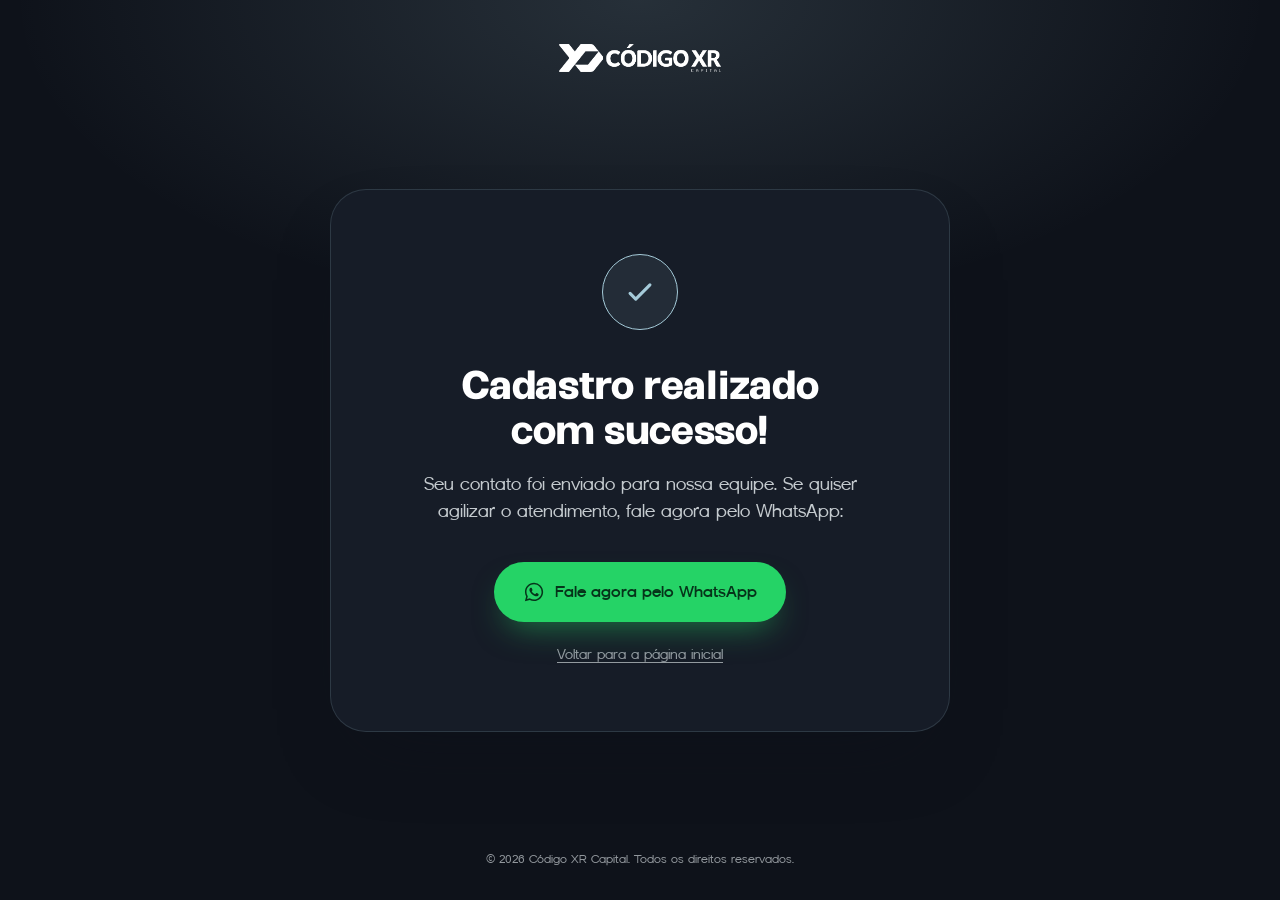
<file: lp/home-cash/obrigado/index.html>
<!doctype html>
<html lang="pt-BR">
<head>
<!-- Google Tag Manager -->
<script>(function(w,d,s,l,i){w[l]=w[l]||[];w[l].push({'gtm.start':
new Date().getTime(),event:'gtm.js'});var f=d.getElementsByTagName(s)[0],
j=d.createElement(s),dl=l!='dataLayer'?'&l='+l:'';j.async=true;j.src=
'https://www.googletagmanager.com/gtm.js?id='+i+dl;f.parentNode.insertBefore(j,f);
})(window,document,'script','dataLayer','GTM-NKJPB5W9');</script>
<!-- End Google Tag Manager -->
<meta charset="UTF-8">
<meta name="viewport" content="width=device-width, initial-scale=1, viewport-fit=cover">
<title>Cadastro realizado | Código XR Capital</title>
<meta name="description" content="Seu contato foi enviado para a equipe da Código XR Capital.">
<meta name="robots" content="noindex, nofollow">
<meta name="theme-color" content="#0E121A">
<link rel="canonical" href="https://codigoxrcapital.com.br/lp/home-cash/obrigado/">

<link rel="icon" href="/lp/home-cash/assets/brand/favicon.png" type="image/png">
<link rel="apple-touch-icon" href="/lp/home-cash/assets/brand/favicon.png">

<link rel="preload" href="/lp/home-cash/assets/fonts/Archetica-Bold.woff2" as="font" type="font/woff2" crossorigin>
<link rel="preload" href="/lp/home-cash/assets/fonts/MaximaNouva-Regular.woff2" as="font" type="font/woff2" crossorigin>
<link rel="stylesheet" href="/lp/home-cash/assets/css/style.css?v=b6057ace">

<style>
  .obrigado {
    min-height: 100vh;
    min-height: 100dvh;
    display: flex;
    flex-direction: column;
    background:
      radial-gradient(ellipse 70% 50% at 50% 0%, rgba(165,203,217,.16), transparent 70%),
      var(--marinho-800);
    color: #fff;
  }
  .obrigado__topo {
    display: flex;
    justify-content: center;
    padding: clamp(24px, 5vw, 44px) var(--gutter) 0;
  }
  .obrigado__topo img { height: 28px; width: auto; }

  .obrigado__main {
    flex: 1;
    display: flex;
    align-items: center;
    justify-content: center;
    padding: clamp(32px, 6vw, 72px) var(--gutter);
  }
  .obrigado__card {
    width: 100%;
    max-width: 620px;
    text-align: center;
    background: var(--marinho-700);
    border: 1px solid var(--claro-14);
    border-radius: var(--r-xl);
    padding: clamp(32px, 6vw, 64px) clamp(22px, 5vw, 56px);
    box-shadow: var(--sombra-lg);
    animation: obrigado-entrada .6s var(--ease-out) both;
  }
  .obrigado__check {
    width: 76px; height: 76px;
    margin: 0 auto clamp(22px, 4vw, 32px);
    border-radius: 50%;
    display: flex; align-items: center; justify-content: center;
    background: var(--claro-08);
    border: 1.5px solid var(--azul);
    color: var(--azul);
  }
  .obrigado__check svg { width: 34px; height: 34px; }
  .obrigado h1 {
    color: #fff;
    font-size: clamp(1.75rem, 5.4vw, 2.6rem);
    text-wrap: balance;
  }
  .obrigado__texto {
    margin: 18px auto 0;
    max-width: 46ch;
    font-size: clamp(1rem, 2.6vw, 1.1rem);
    color: var(--claro-80);
    text-wrap: pretty;
  }
  .btn--whats {
    --btn-bg: #25D366;
    --btn-cor: #06341A;
    margin-top: clamp(26px, 5vw, 38px);
    box-shadow: 0 16px 32px -12px rgba(37, 211, 102, .5);
    justify-content: center;
    gap: 10px;
    padding: 16px clamp(16px, 5vw, 28px);
    font-size: clamp(.9rem, 4vw, 1.02rem);
    max-width: 100%;
    white-space: nowrap;
  }
  .btn--whats:hover { --btn-bg: #1FBE5B; }
  .btn--whats svg { width: 22px; height: 22px; flex: none; }
  .obrigado__voltar {
    display: inline-block;
    margin-top: 22px;
    font-size: .86rem;
    color: var(--claro-60);
    text-decoration: underline;
    text-underline-offset: 3px;
  }
  .obrigado__voltar:hover { color: var(--azul); }
  .obrigado__rodape {
    padding: 0 var(--gutter) clamp(20px, 4vw, 32px);
    text-align: center;
    font-size: .78rem;
    color: var(--claro-60);
  }
  @keyframes obrigado-entrada {
    from { opacity: 0; transform: translateY(16px); }
    to { opacity: 1; transform: none; }
  }
  @media (max-width: 480px) {
    .btn--whats { width: 100%; }
  }
</style>

<!-- Meta Pixel Code -->
<script>
!function(f,b,e,v,n,t,s)
{if(f.fbq)return;n=f.fbq=function(){n.callMethod?
n.callMethod.apply(n,arguments):n.queue.push(arguments)};
if(!f._fbq)f._fbq=n;n.push=n;n.loaded=!0;n.version='2.0';
n.queue=[];t=b.createElement(e);t.async=!0;
t.src=v;s=b.getElementsByTagName(e)[0];
s.parentNode.insertBefore(t,s)}(window, document,'script',
'https://connect.facebook.net/en_US/fbevents.js');
fbq('init', '1808293390165436');
fbq('track', 'PageView');
fbq('track', 'Lead');
</script>
<noscript><img height="1" width="1" style="display:none"
src="https://www.facebook.com/tr?id=1808293390165436&ev=PageView&noscript=1"
/></noscript>
<!-- End Meta Pixel Code -->
</head>
<body>
<!-- Google Tag Manager (noscript) -->
<noscript><iframe src="https://www.googletagmanager.com/ns.html?id=GTM-NKJPB5W9"
height="0" width="0" style="display:none;visibility:hidden"></iframe></noscript>
<!-- End Google Tag Manager (noscript) -->
<div class="obrigado">
  <header class="obrigado__topo">
    <a href="/lp/home-cash/" aria-label="Código XR Capital">
      <img src="/lp/home-cash/assets/brand/logo-branco.png" alt="Código XR Capital" width="150" height="26">
    </a>
  </header>

  <main class="obrigado__main">
    <section class="obrigado__card" aria-labelledby="titulo">
      <div class="obrigado__check" aria-hidden="true">
        <svg viewBox="0 0 24 24" fill="none"><path d="M5 13l4 4L19 7" stroke="currentColor" stroke-width="2.2" stroke-linecap="round" stroke-linejoin="round"/></svg>
      </div>
      <h1 id="titulo">Cadastro realizado com sucesso!</h1>
      <p class="obrigado__texto">Seu contato foi enviado para nossa equipe. Se quiser agilizar o atendimento, fale agora pelo WhatsApp:</p>

      <a class="btn btn--whats" href="https://wa.link/mtgnys" target="_blank" rel="noopener">
        <svg viewBox="0 0 24 24" fill="currentColor" aria-hidden="true"><path d="M12.04 2C6.58 2 2.13 6.45 2.13 11.91c0 1.75.46 3.45 1.32 4.95L2.05 22l5.25-1.38a9.9 9.9 0 0 0 4.74 1.21h.01c5.46 0 9.91-4.45 9.91-9.91 0-2.65-1.03-5.14-2.9-7.01A9.85 9.85 0 0 0 12.04 2zm0 18.15h-.01a8.2 8.2 0 0 1-4.19-1.15l-.3-.18-3.12.82.83-3.04-.2-.31a8.2 8.2 0 0 1-1.26-4.38c0-4.54 3.7-8.23 8.24-8.23 2.2 0 4.27.86 5.82 2.42a8.18 8.18 0 0 1 2.41 5.83c0 4.54-3.7 8.22-8.22 8.22zm4.52-6.16c-.25-.12-1.47-.72-1.69-.81-.23-.08-.39-.12-.56.12-.17.25-.64.81-.78.97-.14.17-.29.19-.54.06-.25-.12-1.05-.39-2-1.23-.74-.66-1.23-1.47-1.38-1.72-.14-.25-.02-.38.11-.5.11-.11.25-.29.37-.43.12-.14.17-.25.25-.41.08-.17.04-.31-.02-.43-.06-.12-.56-1.34-.76-1.84-.2-.48-.41-.42-.56-.42h-.48c-.17 0-.43.06-.66.31-.22.25-.86.85-.86 2.07 0 1.22.89 2.4 1.01 2.56.12.17 1.75 2.67 4.23 3.74.59.26 1.05.41 1.41.52.59.19 1.13.16 1.56.1.48-.07 1.47-.6 1.67-1.18.21-.58.21-1.07.14-1.18-.06-.1-.22-.16-.47-.28z"/></svg>
        Fale agora pelo WhatsApp
      </a>
      <br>
      <a class="obrigado__voltar" href="/lp/home-cash/">Voltar para a página inicial</a>
    </section>
  </main>

  <footer class="obrigado__rodape">© 2026 Código XR Capital. Todos os direitos reservados.</footer>
</div>
</body>
</html>
</file>
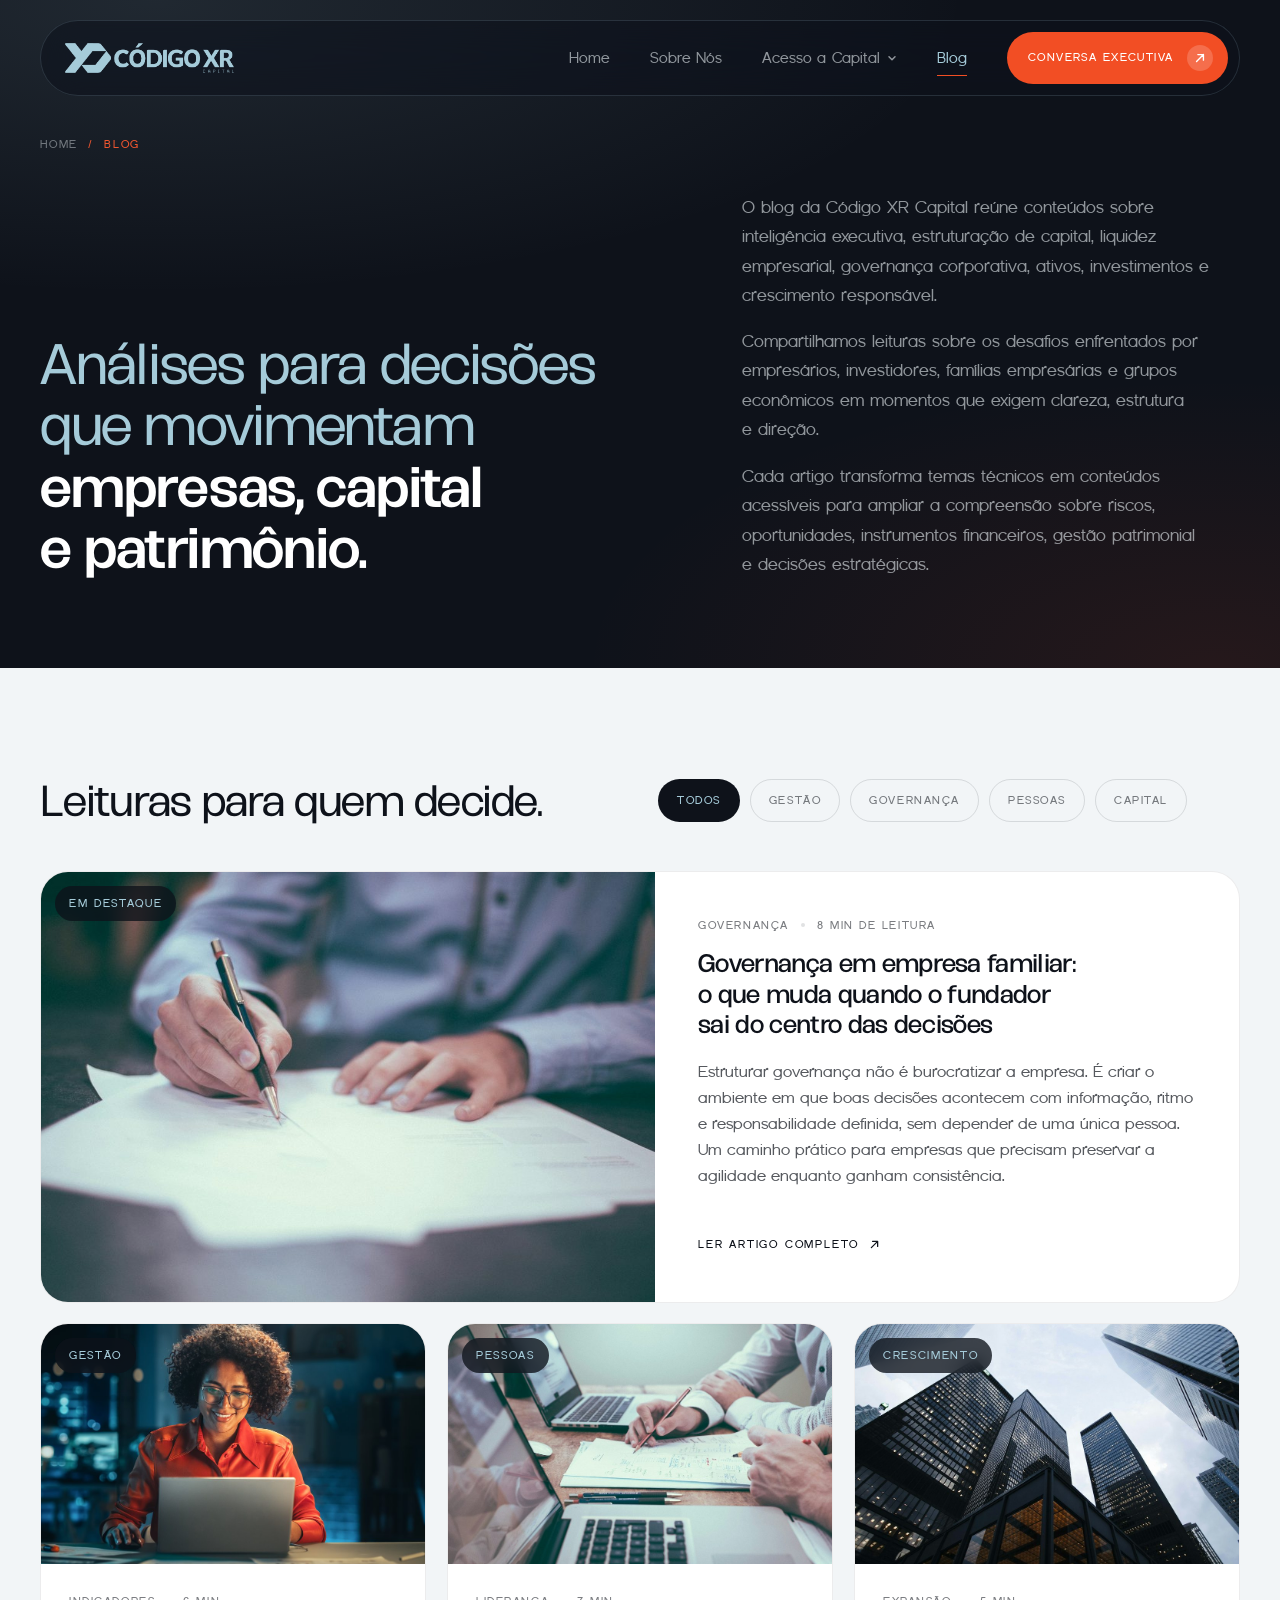
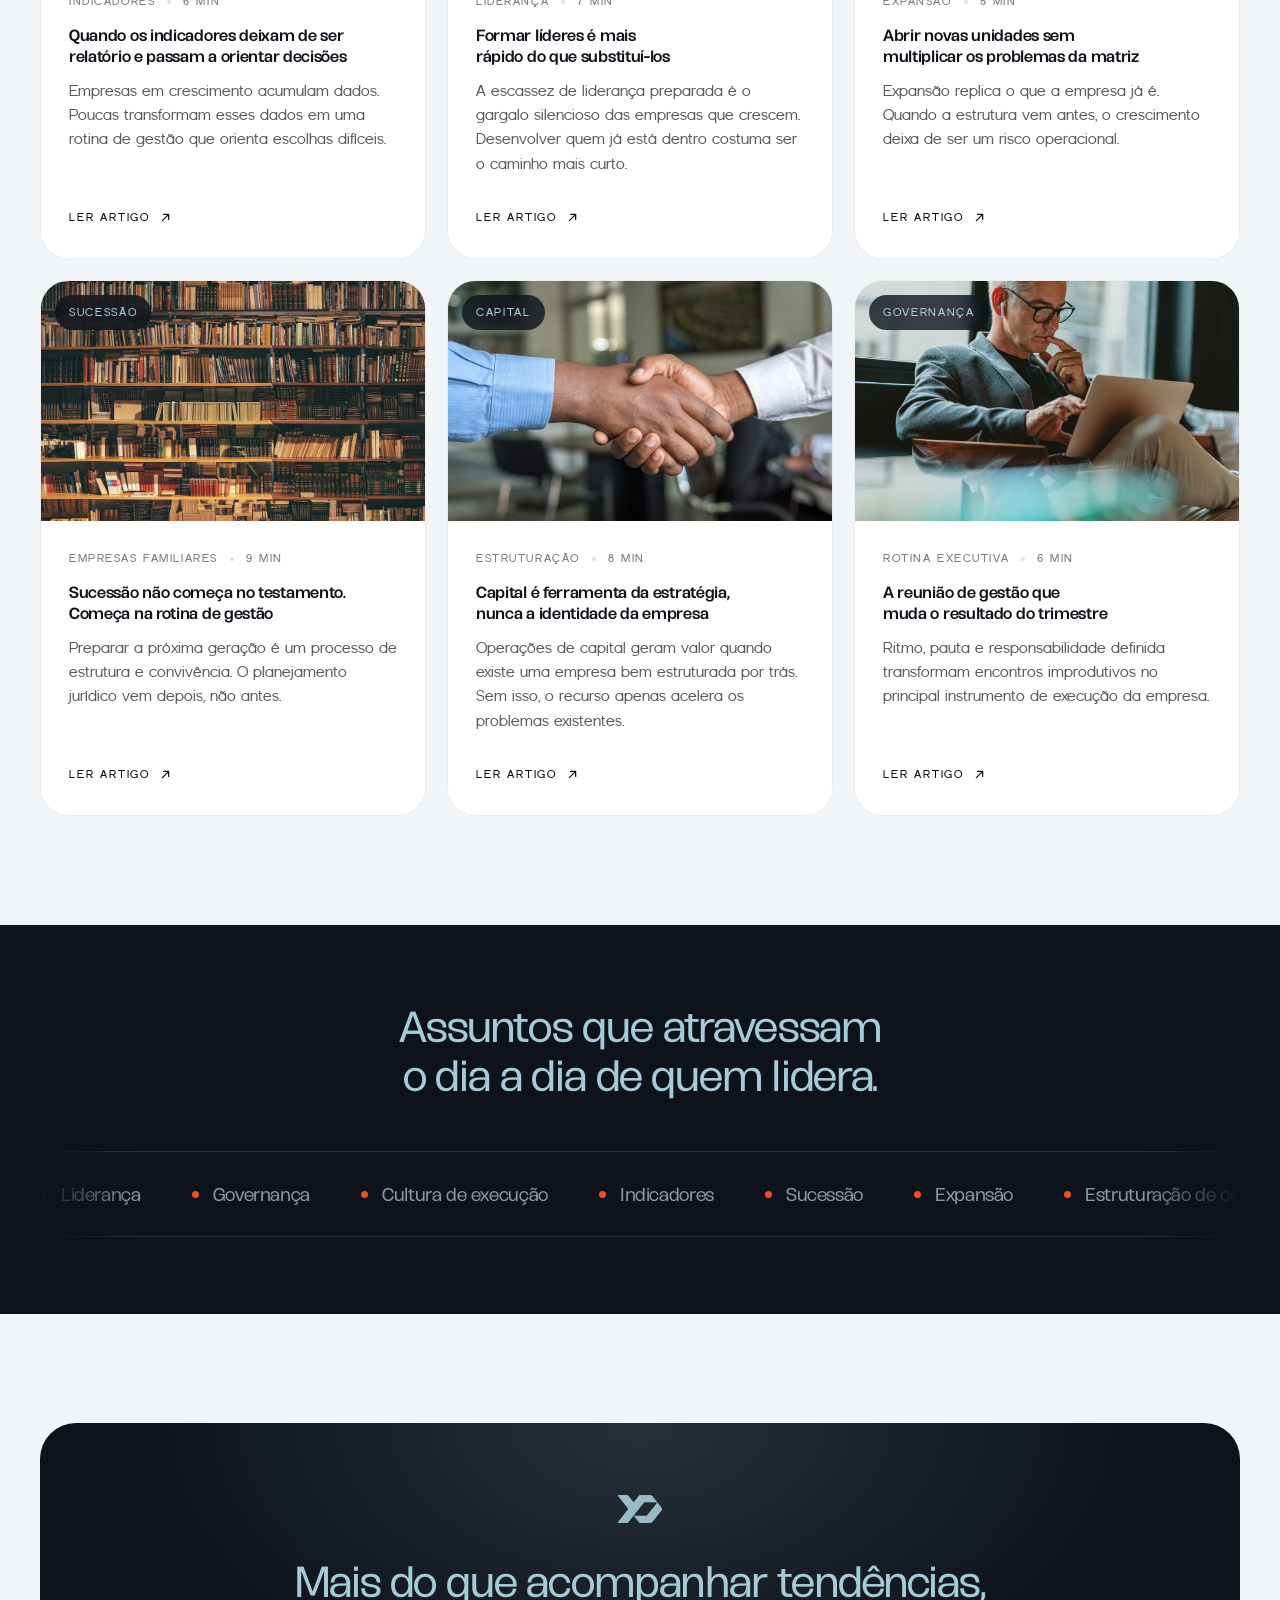
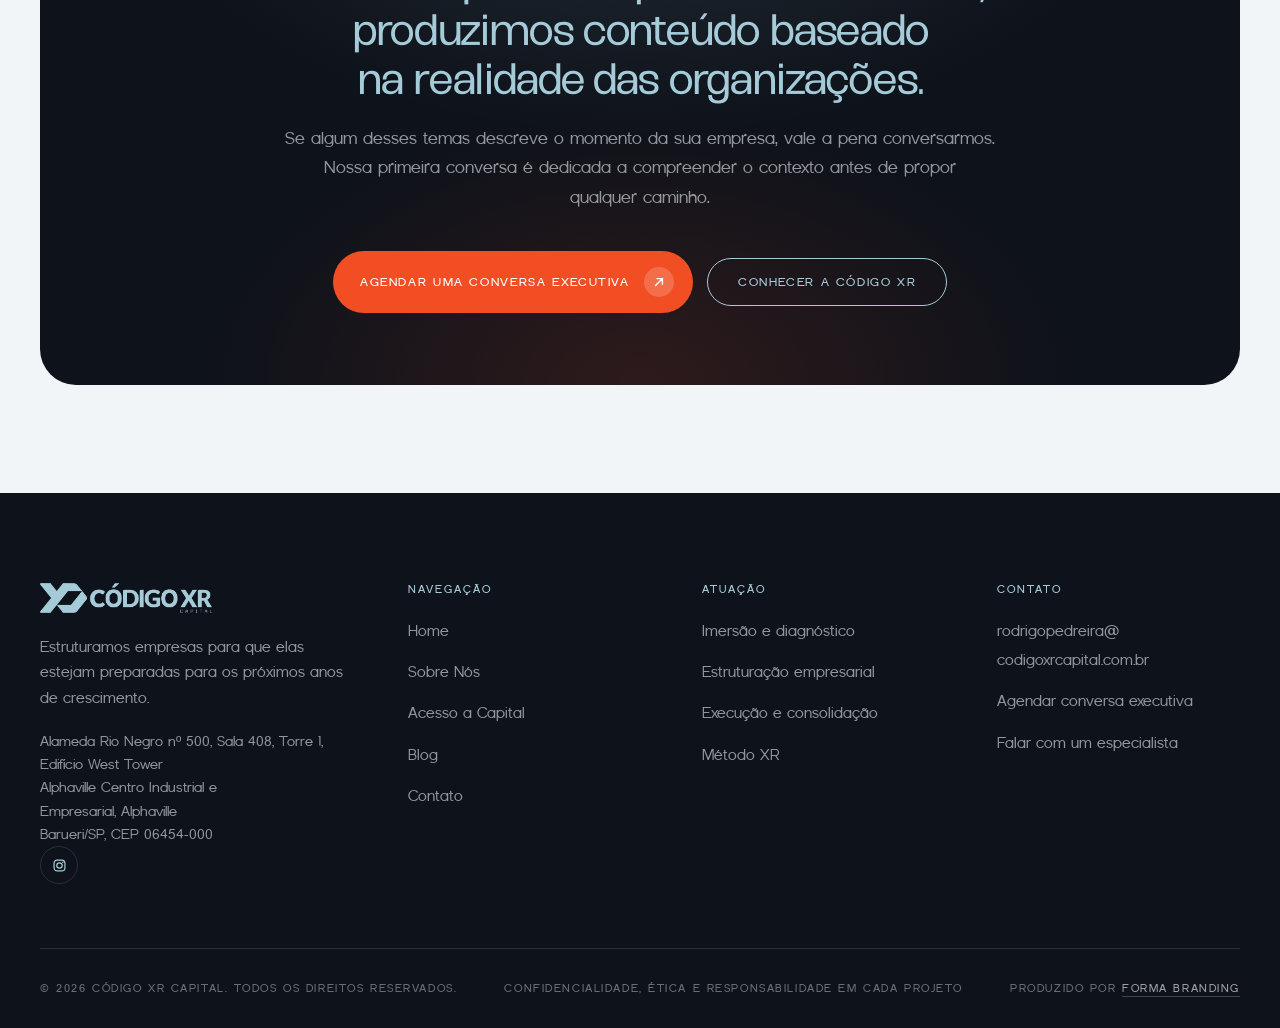
<file: blog.html>
<!DOCTYPE html>
<html lang="pt-BR">
<head>
<!-- Google Tag Manager -->
<script>(function(w,d,s,l,i){w[l]=w[l]||[];w[l].push({'gtm.start':
new Date().getTime(),event:'gtm.js'});var f=d.getElementsByTagName(s)[0],
j=d.createElement(s),dl=l!='dataLayer'?'&l='+l:'';j.async=true;j.src=
'https://www.googletagmanager.com/gtm.js?id='+i+dl;f.parentNode.insertBefore(j,f);
})(window,document,'script','dataLayer','GTM-NKJPB5W9');</script>
<!-- End Google Tag Manager -->
<meta charset="UTF-8">
<meta name="viewport" content="width=device-width, initial-scale=1">
<title>Blog | Código XR Capital</title>
<meta name="description" content="Análises para decisões que movimentam empresas, capital e patrimônio. Conteúdos sobre inteligência executiva, governança, liderança, indicadores e crescimento responsável.">
<meta name="theme-color" content="#0E121A">
<!-- Página fora do ar enquanto não houver artigo publicado.
     O bloqueio de verdade fica no .htaccess; este noindex é reforço
     para o caso de a URL vazar em algum lugar. -->
<meta name="robots" content="noindex, nofollow">
<link rel="canonical" href="https://codigoxrcapital.com.br/blog">
<link rel="icon" href="/assets/brand/favicon.png" type="image/png">
<meta property="og:type" content="website">
<meta property="og:title" content="Blog | Código XR Capital">
<meta property="og:description" content="Análises para decisões que movimentam empresas, capital e patrimônio.">
<meta property="og:url" content="https://codigoxrcapital.com.br/blog">
<meta property="og:site_name" content="Código XR Capital">
<meta property="og:image" content="https://codigoxrcapital.com.br/assets/img/og-codigo-xr.jpg?v=3f1b9074">
<meta property="og:image:secure_url" content="https://codigoxrcapital.com.br/assets/img/og-codigo-xr.jpg?v=3f1b9074">
<meta property="og:image:type" content="image/jpeg">
<meta property="og:image:width" content="1200">
<meta property="og:image:height" content="630">
<meta property="og:image:alt" content="Produtor no campo ao entardecer, atendimento da Código XR Capital">
<meta name="twitter:card" content="summary_large_image">
<meta name="twitter:image" content="https://codigoxrcapital.com.br/assets/img/og-codigo-xr.jpg?v=3f1b9074">
<meta property="og:locale" content="pt_BR">
<link rel="preload" as="font" type="font/woff2" href="/assets/fonts/Archetica-Light.woff2" crossorigin>
<link rel="preload" as="font" type="font/woff2" href="/assets/fonts/MaximaNouva-Regular.woff2" crossorigin>
<link rel="stylesheet" href="/assets/css/style.css?v=6f1a8a77">
<script>document.documentElement.className += ' js';</script>
</head>
<body>
<!-- Google Tag Manager (noscript) -->
<noscript><iframe src="https://www.googletagmanager.com/ns.html?id=GTM-NKJPB5W9"
height="0" width="0" style="display:none;visibility:hidden"></iframe></noscript>
<!-- End Google Tag Manager (noscript) -->

<a class="pular" href="#conteudo">Ir para o conteúdo</a>
<div class="progresso" aria-hidden="true"></div>

<!-- ==================== HEADER ==================== -->
<header class="topo">
  <div class="wrap">
    <div class="topo__barra">
      <a class="topo__logo" href="/" aria-label="Código XR Capital, página inicial">
        <img src="/assets/brand/logo-azul.png" alt="Código XR Capital">
      </a>
      <nav class="nav" aria-label="Navegação principal">
        <a class="nav__link" href="/">Home</a>
        <a class="nav__link" href="/sobre">Sobre Nós</a>
        <div class="nav__item">
          <a class="nav__link nav__link--menu" href="/capital">Acesso a Capital <svg viewBox="0 0 10 10" fill="none" aria-hidden="true"><path d="M2 3.8 5 6.8l3-3" stroke="currentColor" stroke-width="1.5" stroke-linecap="round" stroke-linejoin="round"/></svg></a>
          <div class="submenu">
          <a class="submenu__link" href="/capital#produtos">Produtos financeiros</a>
          <a class="submenu__link" href="/capital#home-equity">Home Equity</a>
          <a class="submenu__link" href="/capital#home-cash">Home Cash</a>
          <span class="submenu__sep" aria-hidden="true"></span>
          <a class="submenu__link" href="/capital#credito-empresarial">Crédito empresarial</a>
          <a class="submenu__link" href="/capital#credito-imobiliario">Crédito imobiliário</a>
          <a class="submenu__link" href="/capital#credito-construcao">Crédito para construção</a>
          <a class="submenu__link" href="/capital#agronegocio">Agronegócio</a>
          <a class="submenu__link" href="/capital#reestruturacao-dividas">Reestruturação de dívidas</a>
          <span class="submenu__sep" aria-hidden="true"></span>
          <a class="submenu__link" href="/capital#estruturadas">Soluções estruturadas</a>
          <a class="submenu__link" href="https://app.teddy360.com.br/#/store/efd0c424-6882-4dab-96a6-a4d4dbcfbdfd/v2" target="_blank" rel="noopener">Simule sua operação</a>
          </div>
        </div>
        <a class="nav__link is-ativo" href="/blog">Blog</a>
      </nav>
      <div class="topo__acoes">
        <a class="btn btn--sm" href="/contato">
          Conversa Executiva
          <span class="btn__seta" aria-hidden="true"><svg viewBox="0 0 14 14" fill="none"><path d="M3 11 11 3M11 3H4.5M11 3v6.5" stroke="currentColor" stroke-width="1.6" stroke-linecap="round" stroke-linejoin="round"/></svg></span>
        </a>
        <button class="menu-btn" type="button" aria-label="Abrir menu" aria-expanded="false" aria-controls="drawer">
          <span></span><span></span><span></span>
        </button>
      </div>
    </div>
  </div>
</header>

<div class="drawer" id="drawer">
  <nav class="drawer__nav" aria-label="Navegação mobile">
    <a class="drawer__link" style="--i:0" href="/">Home</a>
    <a class="drawer__link" style="--i:1" href="/sobre">Sobre Nós</a>
    <a class="drawer__link" style="--i:2" href="/capital">Acesso a Capital</a>
    <div class="drawer__sub" style="--i:3">
      <a href="/capital#produtos">Produtos financeiros</a>
      <a href="/capital#home-equity">Home Equity</a>
      <a href="/capital#home-cash">Home Cash</a>
      <a href="/capital#credito-empresarial">Crédito empresarial</a>
      <a href="/capital#credito-imobiliario">Crédito imobiliário</a>
      <a href="/capital#credito-construcao">Crédito para construção</a>
      <a href="/capital#agronegocio">Agronegócio</a>
      <a href="/capital#reestruturacao-dividas">Reestruturação de dívidas</a>
      <a href="/capital#estruturadas">Soluções estruturadas</a>
      <a href="https://app.teddy360.com.br/#/store/efd0c424-6882-4dab-96a6-a4d4dbcfbdfd/v2" target="_blank" rel="noopener">Simule sua operação</a>
    </div>
    <a class="drawer__link" style="--i:4" href="/blog">Blog</a>
  </nav>
  <div class="drawer__rodape">
    <a class="btn btn--bloco" href="/contato">
      Agendar uma Conversa Executiva
      <span class="btn__seta" aria-hidden="true"><svg viewBox="0 0 14 14" fill="none"><path d="M3 11 11 3M11 3H4.5M11 3v6.5" stroke="currentColor" stroke-width="1.6" stroke-linecap="round" stroke-linejoin="round"/></svg></span>
    </a>
    <p class="drawer__contato">
      <a href="mailto:rodrigopedreira@codigoxrcapital.com.br">rodrigopedreira@<wbr>codigoxrcapital.com.br</a><br>
      Estruturação empresarial, governança e capital
    </p>
  </div>
</div>

<main id="conteudo">

  <!-- ==================== DOBRA 1: HERO ==================== -->
  <section class="hero-pagina">
    <div class="wrap">
      <nav class="migalhas" aria-label="Você está em">
        <a href="/">Home</a> <span aria-hidden="true">/</span> <span>Blog</span>
      </nav>
      <div class="hero-pagina__grid">
        <div>
          <h1 class="hero-pagina__titulo">
            <span data-fatiar>Análises para decisões que movimentam</span>
            <strong data-fatiar>empresas, capital e patrimônio.</strong>
          </h1>
        </div>
        <div class="hero-pagina__texto" data-grupo=".1">
          <p data-anima="sobe">O blog da Código XR Capital reúne conteúdos sobre inteligência executiva, estruturação de capital, liquidez empresarial, governança corporativa, ativos, investimentos e crescimento responsável.</p>
          <p data-anima="sobe">Compartilhamos leituras sobre os desafios enfrentados por empresários, investidores, famílias empresárias e grupos econômicos em momentos que exigem clareza, estrutura e direção.</p>
          <p data-anima="sobe">Cada artigo transforma temas técnicos em conteúdos acessíveis para ampliar a compreensão sobre riscos, oportunidades, instrumentos financeiros, gestão patrimonial e decisões estratégicas.</p>
        </div>
      </div>
    </div>
  </section>

  <!-- ==================== FILTROS + ARTIGOS ==================== -->
  <section class="secao">
    <div class="wrap">

      <div class="duas-colunas" style="align-items:center;margin-bottom:clamp(30px,3.6vw,46px)">
        <div>
          <h2 class="h2" data-fatiar>Leituras para quem decide.</h2>
        </div>
        <div class="filtros" data-filtros data-anima="sobe">
          <button class="filtro is-ativo" type="button" data-filtro="todos">Todos</button>
          <button class="filtro" type="button" data-filtro="gestao">Gestão</button>
          <button class="filtro" type="button" data-filtro="governanca">Governança</button>
          <button class="filtro" type="button" data-filtro="pessoas">Pessoas</button>
          <button class="filtro" type="button" data-filtro="capital">Capital</button>
        </div>
      </div>

      <div class="artigos" data-grupo=".08">

        <!-- DESTAQUE -->
        <article class="artigo artigo--destaque" data-categoria="governanca" data-anima="sobe">
          <a class="artigo__foto" href="#" aria-label="Ler artigo em destaque">
            <img src="/assets/img/artigo-governanca.jpg" alt="" loading="lazy" width="1000" height="700">
            <span class="artigo__cat">Em destaque</span>
          </a>
          <div class="artigo__corpo">
            <div class="artigo__meta"><span>Governança</span><i aria-hidden="true"></i><span>8 min de leitura</span></div>
            <h3 class="artigo__titulo"><a href="#">Governança em empresa familiar: o que muda quando o fundador sai do centro das decisões</a></h3>
            <p class="artigo__resumo">Estruturar governança não é burocratizar a empresa. É criar o ambiente em que boas decisões acontecem com informação, ritmo e responsabilidade definida, sem depender de uma única pessoa. Um caminho prático para empresas que precisam preservar a agilidade enquanto ganham consistência.</p>
            <div class="artigo__rodape">
              <a class="link-seta" href="#">Ler artigo completo
                <svg viewBox="0 0 14 14" fill="none" aria-hidden="true"><path d="M3 11 11 3M11 3H4.5M11 3v6.5" stroke="currentColor" stroke-width="1.6" stroke-linecap="round" stroke-linejoin="round"/></svg>
              </a>
            </div>
          </div>
        </article>

        <article class="artigo" data-categoria="gestao" data-anima="sobe">
          <a class="artigo__foto" href="#" aria-label="Ler artigo sobre indicadores">
            <img src="/assets/img/artigo-indicadores.jpg" alt="" loading="lazy" width="1000" height="700">
            <span class="artigo__cat">Gestão</span>
          </a>
          <div class="artigo__corpo">
            <div class="artigo__meta"><span>Indicadores</span><i aria-hidden="true"></i><span>6 min</span></div>
            <h3 class="artigo__titulo"><a href="#">Quando os indicadores deixam de ser relatório e passam a orientar decisões</a></h3>
            <p class="artigo__resumo">Empresas em crescimento acumulam dados. Poucas transformam esses dados em uma rotina de gestão que orienta escolhas difíceis.</p>
            <div class="artigo__rodape">
              <a class="link-seta" href="#">Ler artigo
                <svg viewBox="0 0 14 14" fill="none" aria-hidden="true"><path d="M3 11 11 3M11 3H4.5M11 3v6.5" stroke="currentColor" stroke-width="1.6" stroke-linecap="round" stroke-linejoin="round"/></svg>
              </a>
            </div>
          </div>
        </article>

        <article class="artigo" data-categoria="pessoas" data-anima="sobe">
          <a class="artigo__foto" href="#" aria-label="Ler artigo sobre liderança">
            <img src="/assets/img/artigo-lideranca.jpg" alt="" loading="lazy" width="1000" height="700">
            <span class="artigo__cat">Pessoas</span>
          </a>
          <div class="artigo__corpo">
            <div class="artigo__meta"><span>Liderança</span><i aria-hidden="true"></i><span>7 min</span></div>
            <h3 class="artigo__titulo"><a href="#">Formar líderes é mais rápido do que substituí-los</a></h3>
            <p class="artigo__resumo">A escassez de liderança preparada é o gargalo silencioso das empresas que crescem. Desenvolver quem já está dentro costuma ser o caminho mais curto.</p>
            <div class="artigo__rodape">
              <a class="link-seta" href="#">Ler artigo
                <svg viewBox="0 0 14 14" fill="none" aria-hidden="true"><path d="M3 11 11 3M11 3H4.5M11 3v6.5" stroke="currentColor" stroke-width="1.6" stroke-linecap="round" stroke-linejoin="round"/></svg>
              </a>
            </div>
          </div>
        </article>

        <article class="artigo" data-categoria="gestao" data-anima="sobe">
          <a class="artigo__foto" href="#" aria-label="Ler artigo sobre expansão">
            <img src="/assets/img/artigo-expansao.jpg" alt="" loading="lazy" width="1000" height="700">
            <span class="artigo__cat">Crescimento</span>
          </a>
          <div class="artigo__corpo">
            <div class="artigo__meta"><span>Expansão</span><i aria-hidden="true"></i><span>5 min</span></div>
            <h3 class="artigo__titulo"><a href="#">Abrir novas unidades sem multiplicar os problemas da matriz</a></h3>
            <p class="artigo__resumo">Expansão replica o que a empresa já é. Quando a estrutura vem antes, o crescimento deixa de ser um risco operacional.</p>
            <div class="artigo__rodape">
              <a class="link-seta" href="#">Ler artigo
                <svg viewBox="0 0 14 14" fill="none" aria-hidden="true"><path d="M3 11 11 3M11 3H4.5M11 3v6.5" stroke="currentColor" stroke-width="1.6" stroke-linecap="round" stroke-linejoin="round"/></svg>
              </a>
            </div>
          </div>
        </article>

        <article class="artigo" data-categoria="pessoas" data-anima="sobe">
          <a class="artigo__foto" href="#" aria-label="Ler artigo sobre sucessão">
            <img src="/assets/img/artigo-sucessao.jpg" alt="" loading="lazy" width="1000" height="700">
            <span class="artigo__cat">Sucessão</span>
          </a>
          <div class="artigo__corpo">
            <div class="artigo__meta"><span>Empresas familiares</span><i aria-hidden="true"></i><span>9 min</span></div>
            <h3 class="artigo__titulo"><a href="#">Sucessão não começa no testamento. Começa na rotina de gestão</a></h3>
            <p class="artigo__resumo">Preparar a próxima geração é um processo de estrutura e convivência. O planejamento jurídico vem depois, não antes.</p>
            <div class="artigo__rodape">
              <a class="link-seta" href="#">Ler artigo
                <svg viewBox="0 0 14 14" fill="none" aria-hidden="true"><path d="M3 11 11 3M11 3H4.5M11 3v6.5" stroke="currentColor" stroke-width="1.6" stroke-linecap="round" stroke-linejoin="round"/></svg>
              </a>
            </div>
          </div>
        </article>

        <article class="artigo" data-categoria="capital" data-anima="sobe">
          <a class="artigo__foto" href="#" aria-label="Ler artigo sobre capital">
            <img src="/assets/img/artigo-capital.jpg" alt="" loading="lazy" width="1000" height="700">
            <span class="artigo__cat">Capital</span>
          </a>
          <div class="artigo__corpo">
            <div class="artigo__meta"><span>Estruturação</span><i aria-hidden="true"></i><span>8 min</span></div>
            <h3 class="artigo__titulo"><a href="#">Capital é ferramenta da estratégia, nunca a identidade da empresa</a></h3>
            <p class="artigo__resumo">Operações de capital geram valor quando existe uma empresa bem estruturada por trás. Sem isso, o recurso apenas acelera os problemas existentes.</p>
            <div class="artigo__rodape">
              <a class="link-seta" href="#">Ler artigo
                <svg viewBox="0 0 14 14" fill="none" aria-hidden="true"><path d="M3 11 11 3M11 3H4.5M11 3v6.5" stroke="currentColor" stroke-width="1.6" stroke-linecap="round" stroke-linejoin="round"/></svg>
              </a>
            </div>
          </div>
        </article>

        <article class="artigo" data-categoria="governanca" data-anima="sobe">
          <a class="artigo__foto" href="#" aria-label="Ler artigo sobre reuniões de gestão">
            <img src="/assets/img/bento-conselho.jpg" alt="" loading="lazy" width="1200" height="900">
            <span class="artigo__cat">Governança</span>
          </a>
          <div class="artigo__corpo">
            <div class="artigo__meta"><span>Rotina executiva</span><i aria-hidden="true"></i><span>6 min</span></div>
            <h3 class="artigo__titulo"><a href="#">A reunião de gestão que muda o resultado do trimestre</a></h3>
            <p class="artigo__resumo">Ritmo, pauta e responsabilidade definida transformam encontros improdutivos no principal instrumento de execução da empresa.</p>
            <div class="artigo__rodape">
              <a class="link-seta" href="#">Ler artigo
                <svg viewBox="0 0 14 14" fill="none" aria-hidden="true"><path d="M3 11 11 3M11 3H4.5M11 3v6.5" stroke="currentColor" stroke-width="1.6" stroke-linecap="round" stroke-linejoin="round"/></svg>
              </a>
            </div>
          </div>
        </article>

      </div>
    </div>
  </section>

  <!-- ==================== TEMAS ==================== -->
  <section class="secao secao--escura secao--curta">
    <div class="wrap">
      <div class="cabecalho-secao cabecalho-secao--centro">
        <h2 class="h2" data-fatiar>Assuntos que atravessam o dia a dia de quem lidera.</h2>
      </div>
      <div class="faixa" style="margin-top:clamp(34px,4vw,52px)" data-anima="fade" aria-hidden="true">
        <div class="faixa__trilho">
          <div class="faixa__grupo">
            <span class="faixa__item">Liderança</span>
            <span class="faixa__item">Governança</span>
            <span class="faixa__item">Cultura de execução</span>
            <span class="faixa__item">Indicadores</span>
            <span class="faixa__item">Sucessão</span>
            <span class="faixa__item">Expansão</span>
            <span class="faixa__item">Estruturação de capital</span>
          </div>
          <div class="faixa__grupo">
            <span class="faixa__item">Liderança</span>
            <span class="faixa__item">Governança</span>
            <span class="faixa__item">Cultura de execução</span>
            <span class="faixa__item">Indicadores</span>
            <span class="faixa__item">Sucessão</span>
            <span class="faixa__item">Expansão</span>
            <span class="faixa__item">Estruturação de capital</span>
          </div>
        </div>
      </div>
      <p class="sr-only">Temas abordados: liderança, governança, cultura de execução, indicadores, sucessão, expansão e estruturação de capital.</p>
    </div>
  </section>

  <!-- ==================== CTA FINAL ==================== -->
  <section class="secao">
    <div class="wrap">
      <div class="cta-final" data-anima="escala">
        <div class="cta-final__conteudo">
          <img class="cta-final__icone" src="/assets/brand/icone-azul.png" alt="" aria-hidden="true" width="44" height="28">
          <h2 class="h2" data-fatiar>Mais do que acompanhar tendências, produzimos conteúdo baseado na realidade das organizações.</h2>
          <p class="texto" data-anima="sobe">Se algum desses temas descreve o momento da sua empresa, vale a pena conversarmos. Nossa primeira conversa é dedicada a compreender o contexto antes de propor qualquer caminho.</p>
          <div class="grupo-btn" data-anima="sobe">
            <a class="btn" href="/contato">
              Agendar uma Conversa Executiva
              <span class="btn__seta" aria-hidden="true"><svg viewBox="0 0 14 14" fill="none"><path d="M3 11 11 3M11 3H4.5M11 3v6.5" stroke="currentColor" stroke-width="1.6" stroke-linecap="round" stroke-linejoin="round"/></svg></span>
            </a>
            <a class="btn btn--linha" href="/sobre">Conhecer a Código XR</a>
          </div>
        </div>
      </div>
    </div>
  </section>

</main>

<!-- ==================== RODAPÉ ==================== -->
<footer class="rodape">
  <div class="wrap">
    <div class="rodape__grid">
      <div>
        <a class="rodape__logo" href="/" aria-label="Código XR Capital">
          <img src="/assets/brand/logo-azul.png" alt="Código XR Capital" width="1214" height="212" loading="lazy">
        </a>
        <p class="rodape__sobre">Estruturamos empresas para que elas estejam preparadas para os próximos anos de crescimento.</p>
        <p class="rodape__endereco">
          Alameda Rio Negro nº 500, Sala 408, Torre 1, Edifício West Tower<br>
          Alphaville Centro Industrial e Empresarial, Alphaville<br>
          Barueri/SP, CEP 06454-000
        </p>
        <div class="sociais">
          <a href="https://www.instagram.com/rodpedreira/" target="_blank" rel="noopener" aria-label="Instagram da Código XR Capital"><svg viewBox="0 0 16 16" fill="none" stroke="currentColor" stroke-width="1.3"><rect x="2.2" y="2.2" width="11.6" height="11.6" rx="3.4"/><circle cx="8" cy="8" r="2.9"/><circle cx="11.6" cy="4.4" r=".8" fill="currentColor" stroke="none"/></svg></a>
        </div>
      </div>

      <div>
        <h4>Navegação</h4>
        <ul class="rodape__lista">
          <li><a href="/">Home</a></li>
          <li><a href="/sobre">Sobre Nós</a></li>
          <li><a href="/capital">Acesso a Capital</a></li>
          <li><a href="/blog">Blog</a></li>
          <li><a href="/contato">Contato</a></li>
        </ul>
      </div>

      <div>
        <h4>Atuação</h4>
        <ul class="rodape__lista">
          <li><a href="/#atuacao">Imersão e diagnóstico</a></li>
          <li><a href="/#atuacao">Estruturação empresarial</a></li>
          <li><a href="/#atuacao">Execução e consolidação</a></li>
          <li><a href="/sobre#metodo">Método XR</a></li>
        </ul>
      </div>

      <div>
        <h4>Contato</h4>
        <ul class="rodape__lista">
          <li><a href="mailto:rodrigopedreira@codigoxrcapital.com.br">rodrigopedreira@<wbr>codigoxrcapital.com.br</a></li>
          <li><a href="/contato">Agendar conversa executiva</a></li>
          <li><a href="/contato">Falar com um especialista</a></li>
        </ul>
      </div>
    </div>

    <div class="rodape__base">
      <span>&copy; <span data-ano>2026</span> Código XR Capital. Todos os direitos reservados.</span>
      <span>Confidencialidade, ética e responsabilidade em cada projeto</span>
      <span class="rodape__creditos">Produzido por <a href="https://formabranding.com.br/" target="_blank" rel="noopener">Forma Branding</a></span>
    </div>
  </div>
</footer>

<button class="ao-topo" type="button" aria-label="Voltar ao topo">
  <svg viewBox="0 0 16 16" fill="none"><path d="M8 13V3m0 0L4 7m4-4 4 4" stroke="currentColor" stroke-width="1.5" stroke-linecap="round" stroke-linejoin="round"/></svg>
</button>

<script src="/assets/js/main.js?v=f2d96b06"></script>
</body>
</html>
</file>
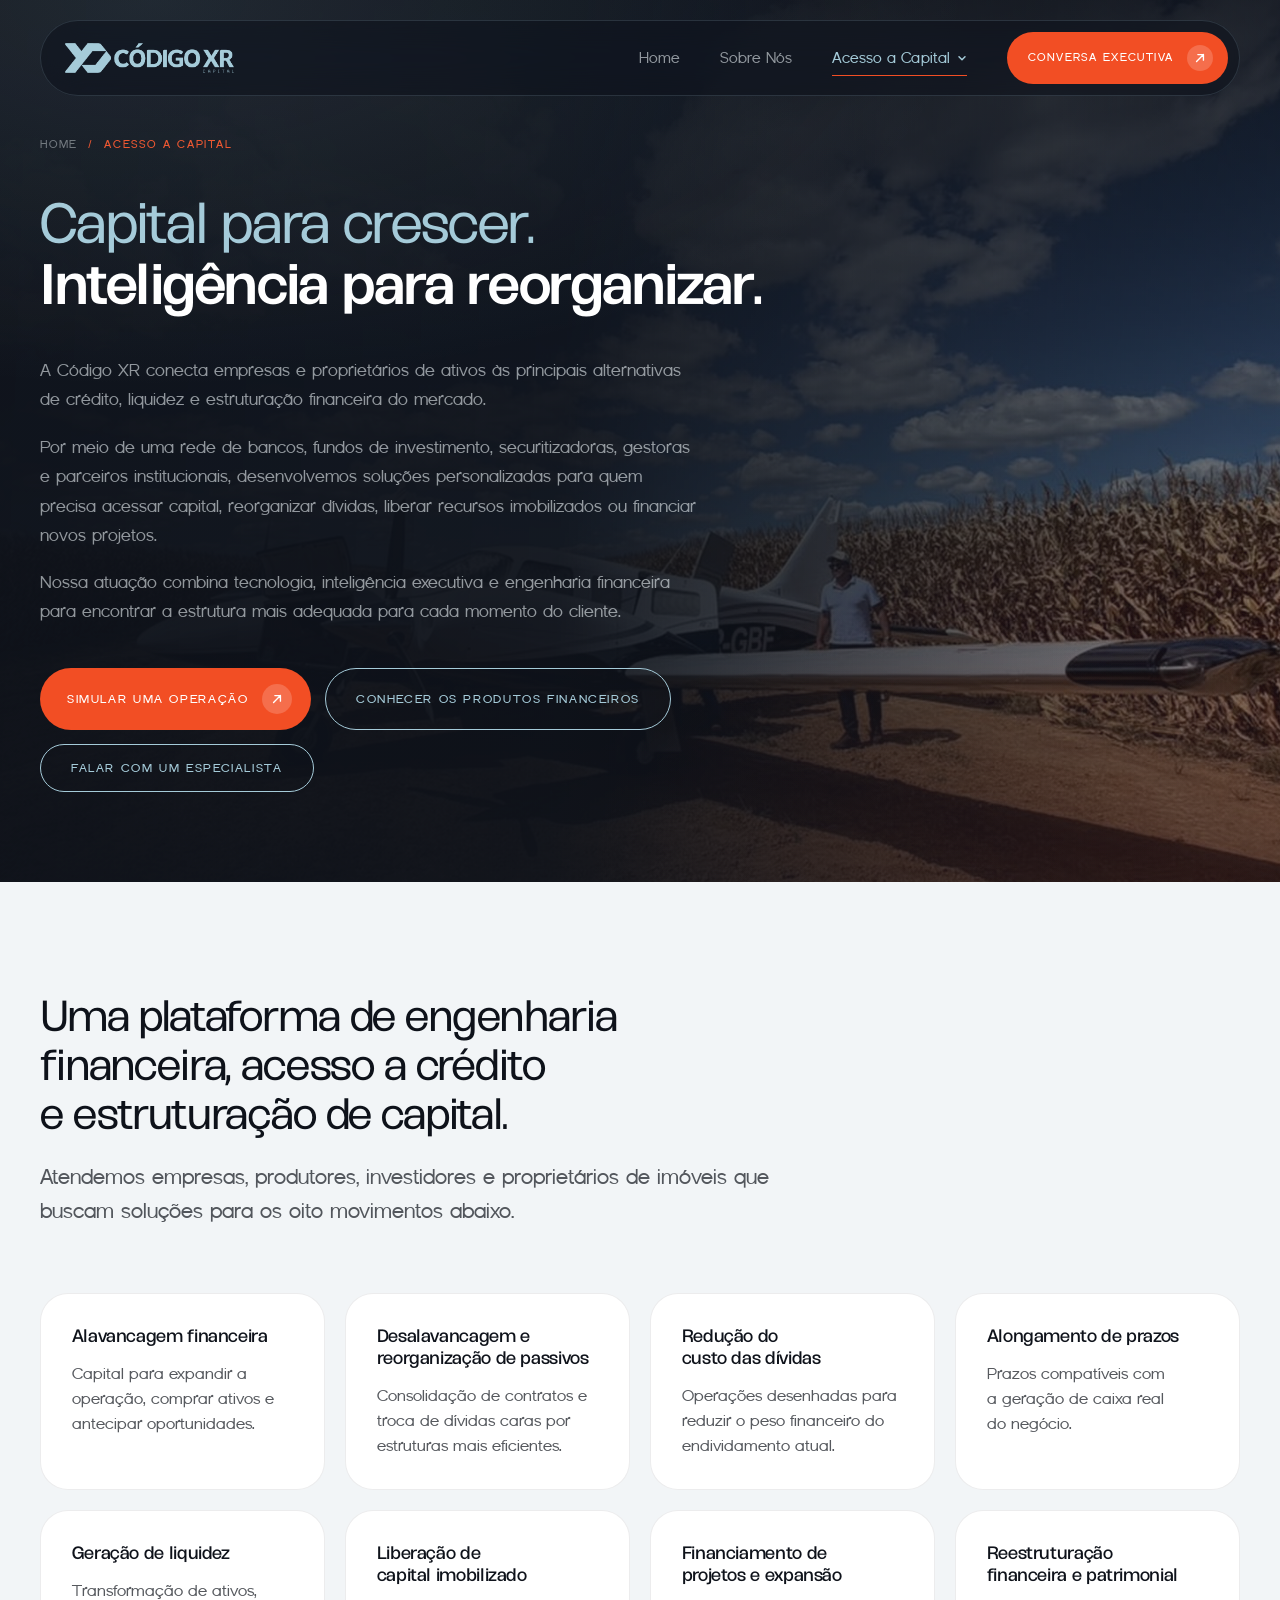
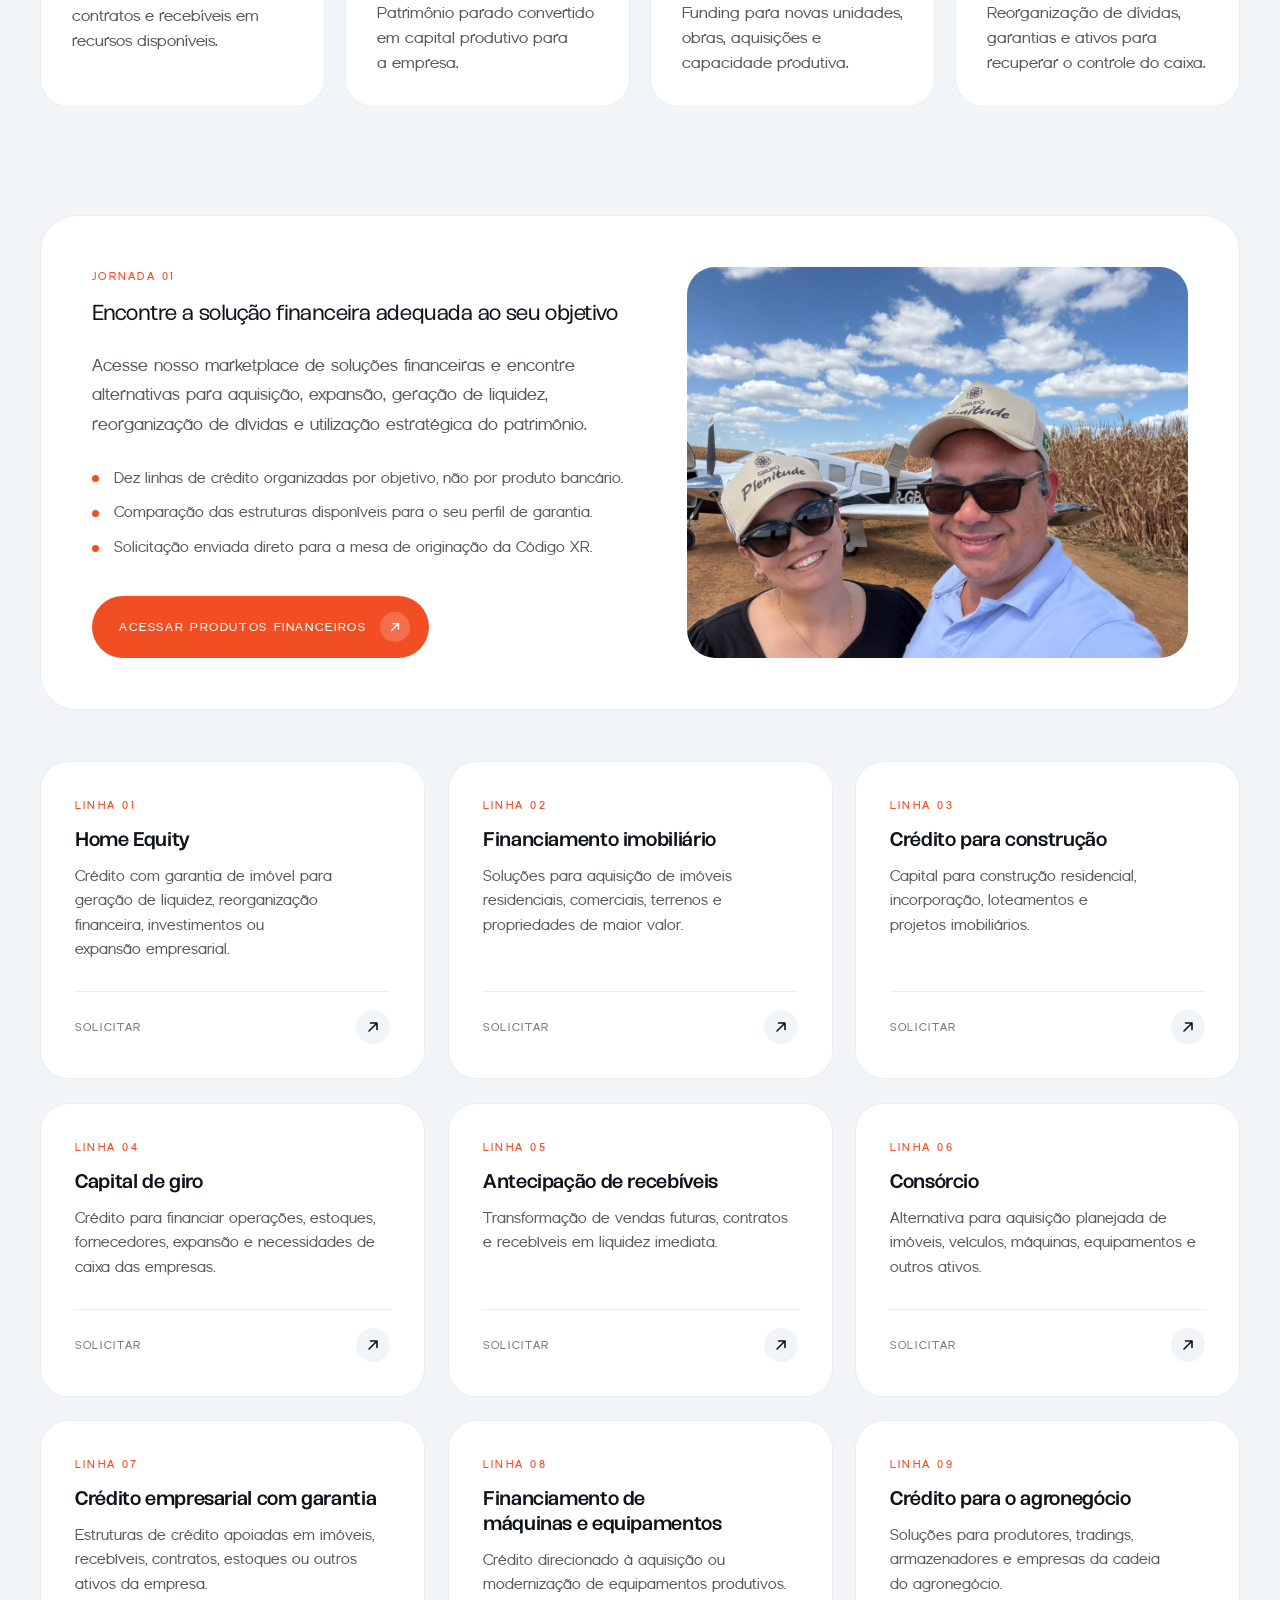
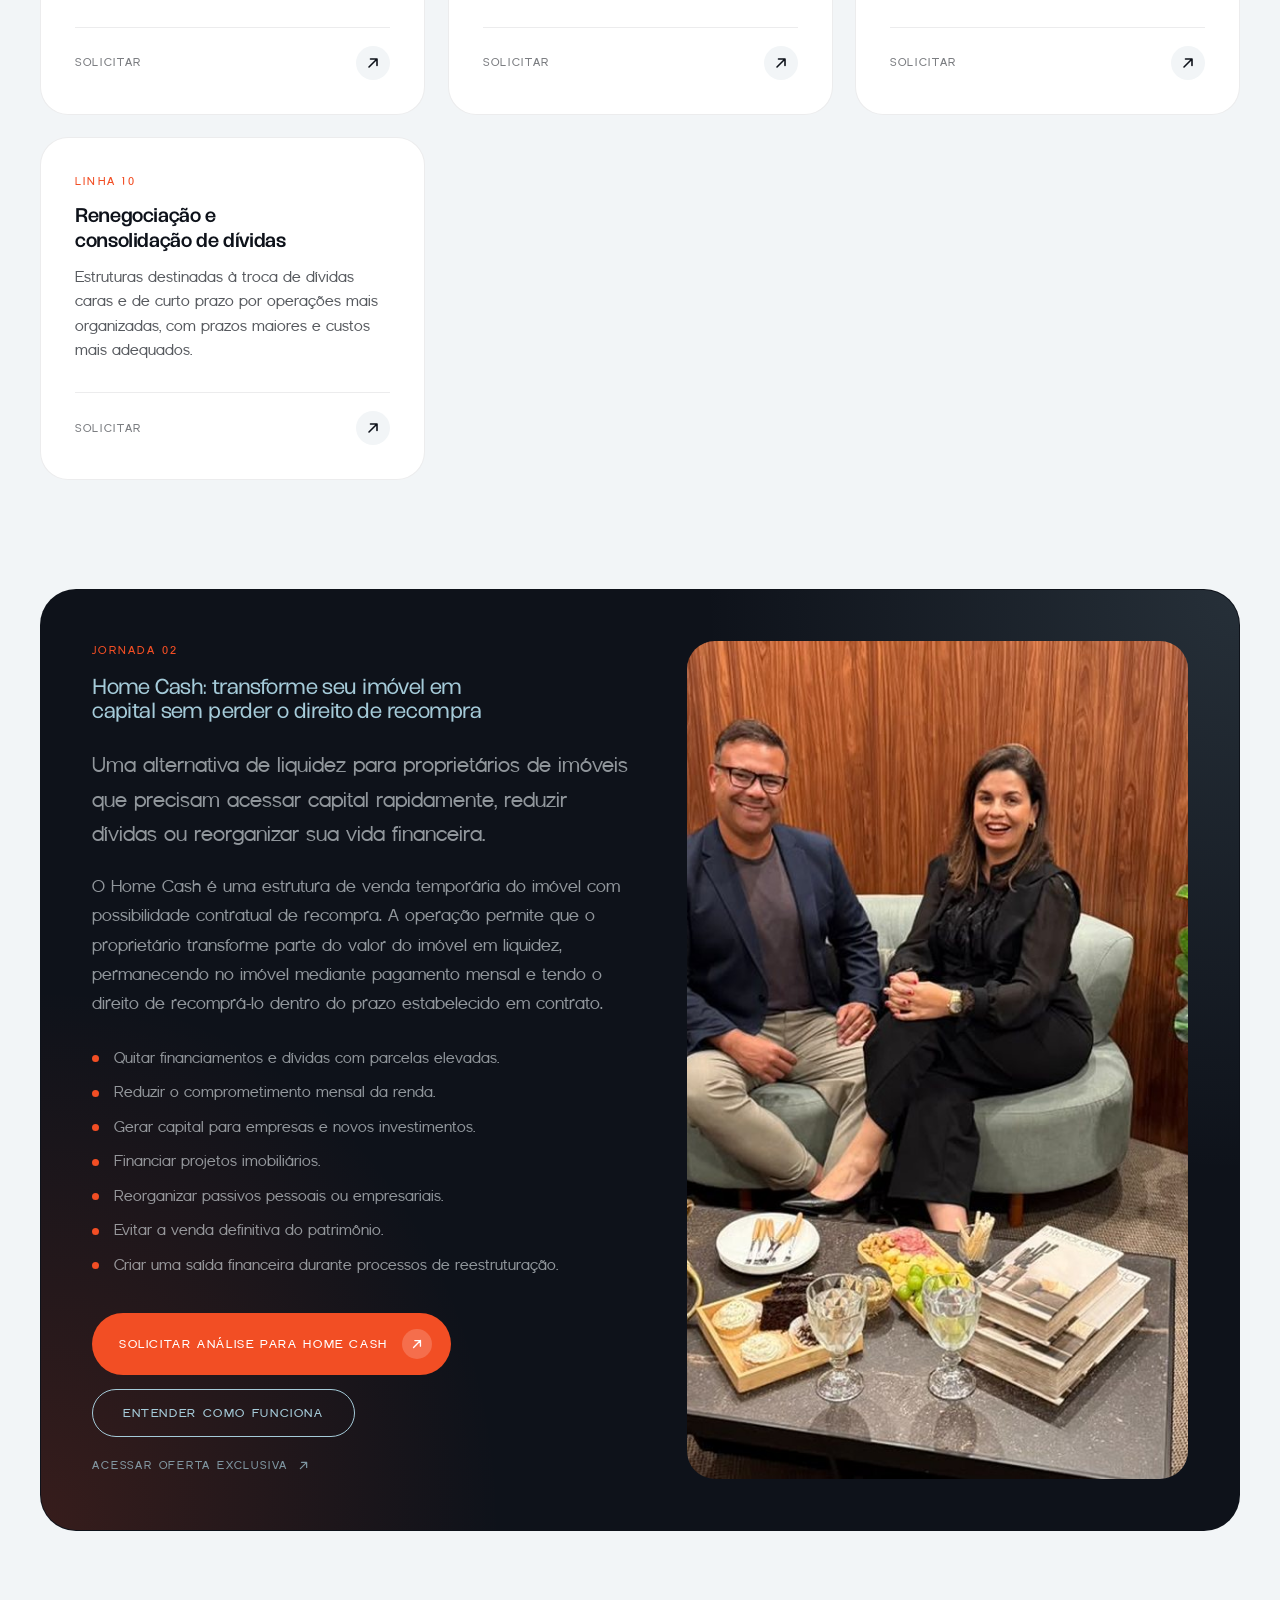
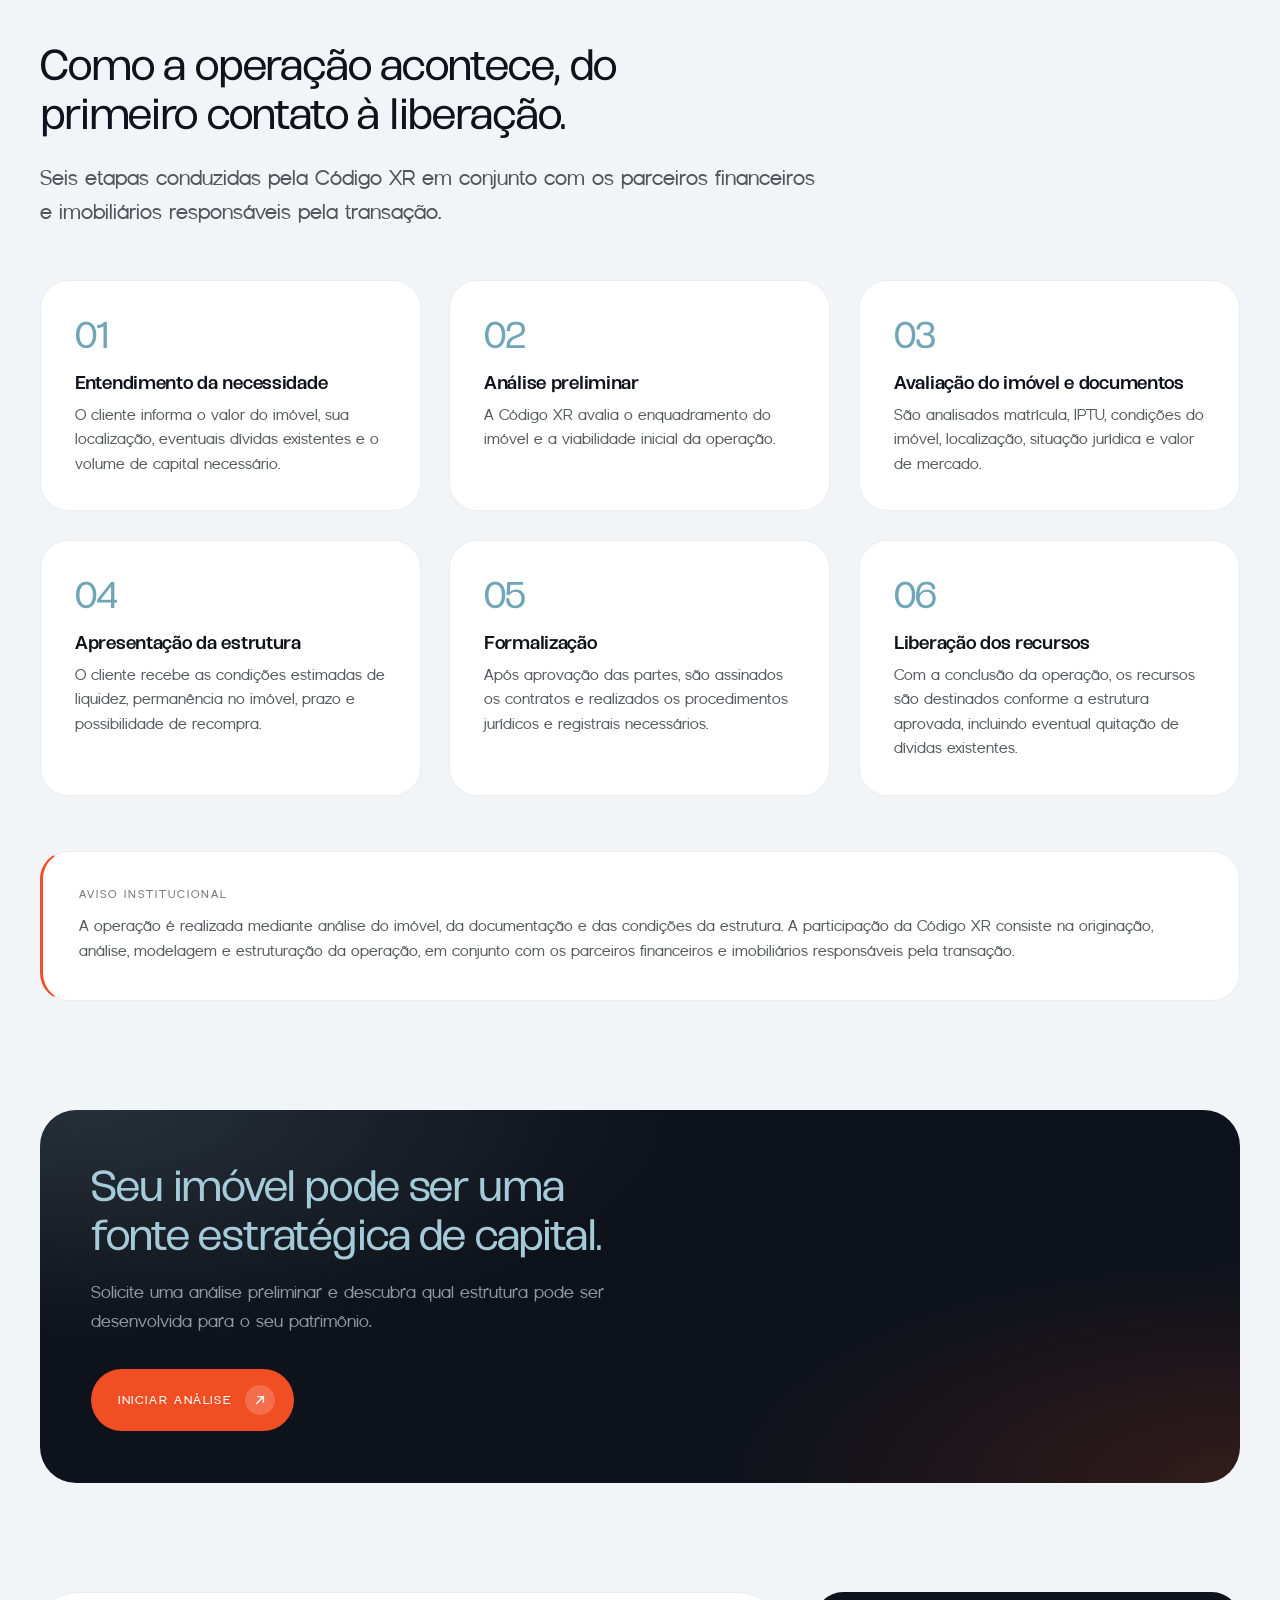
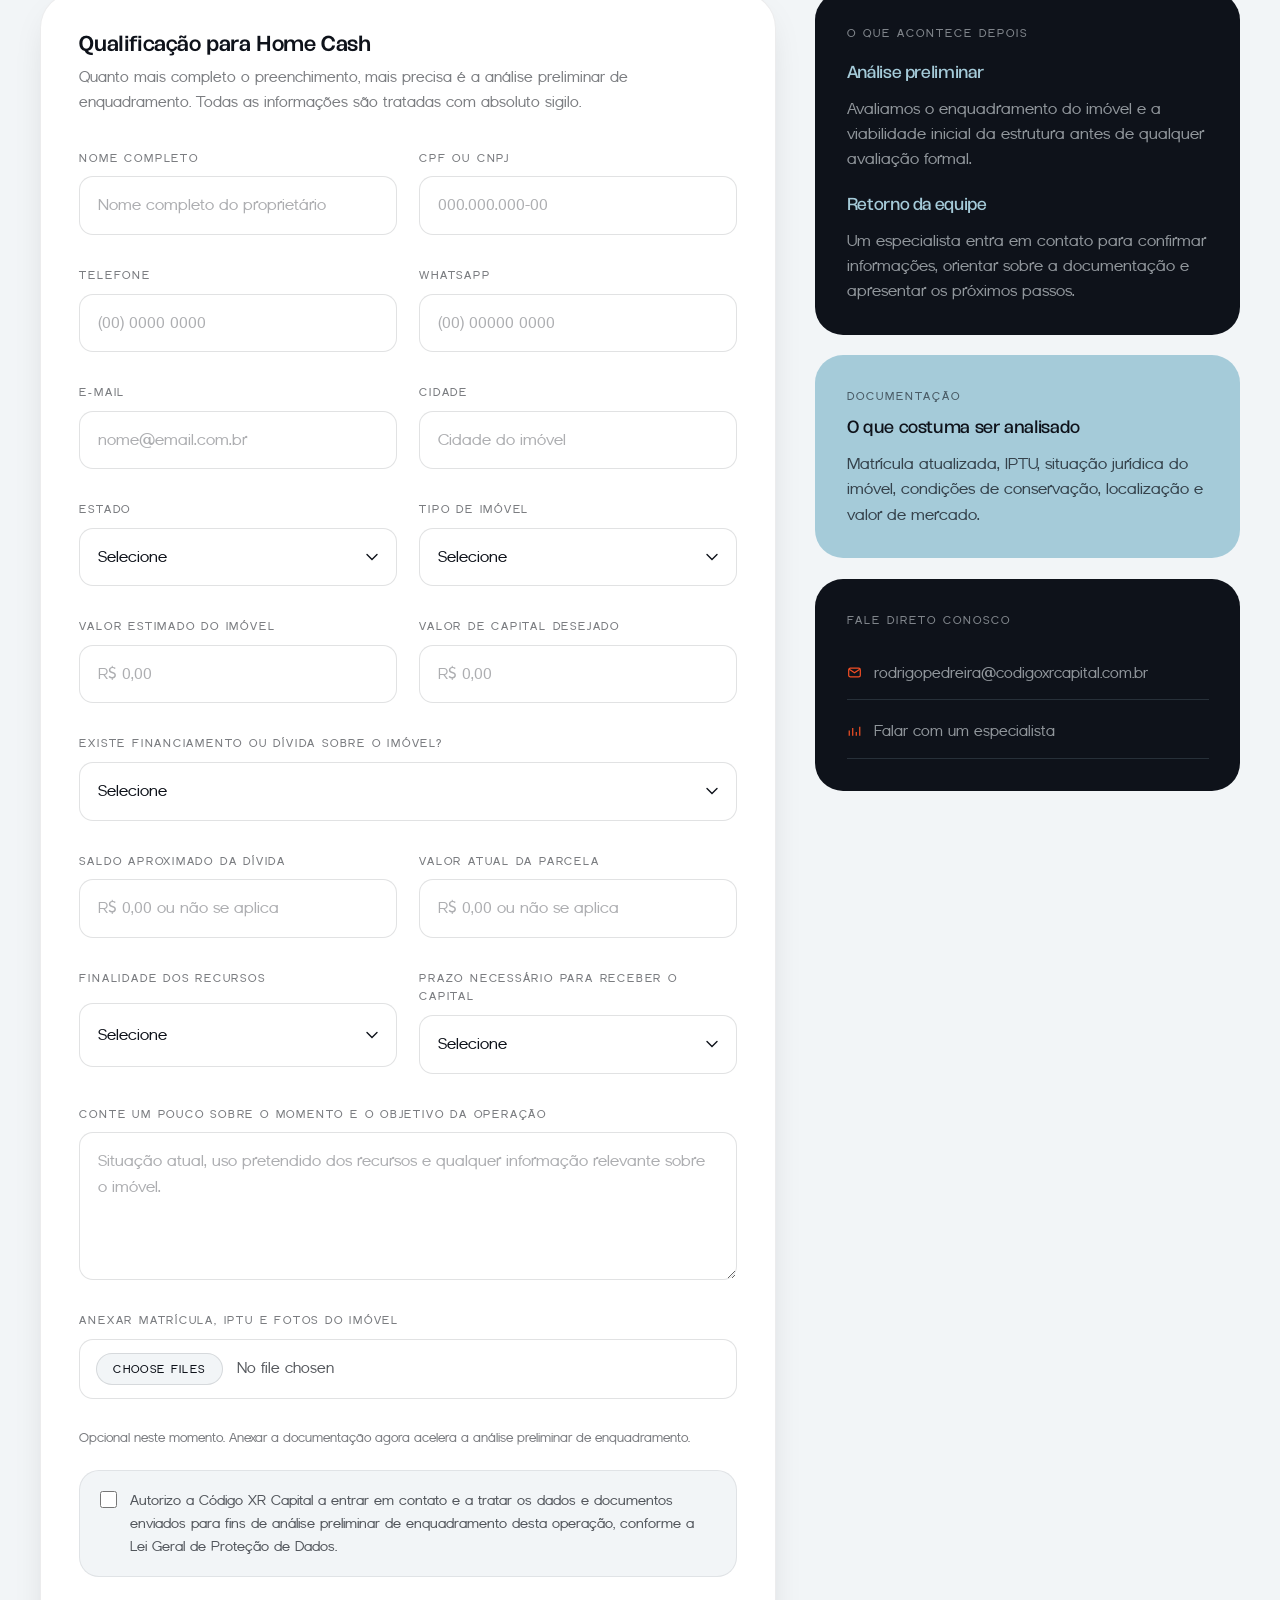
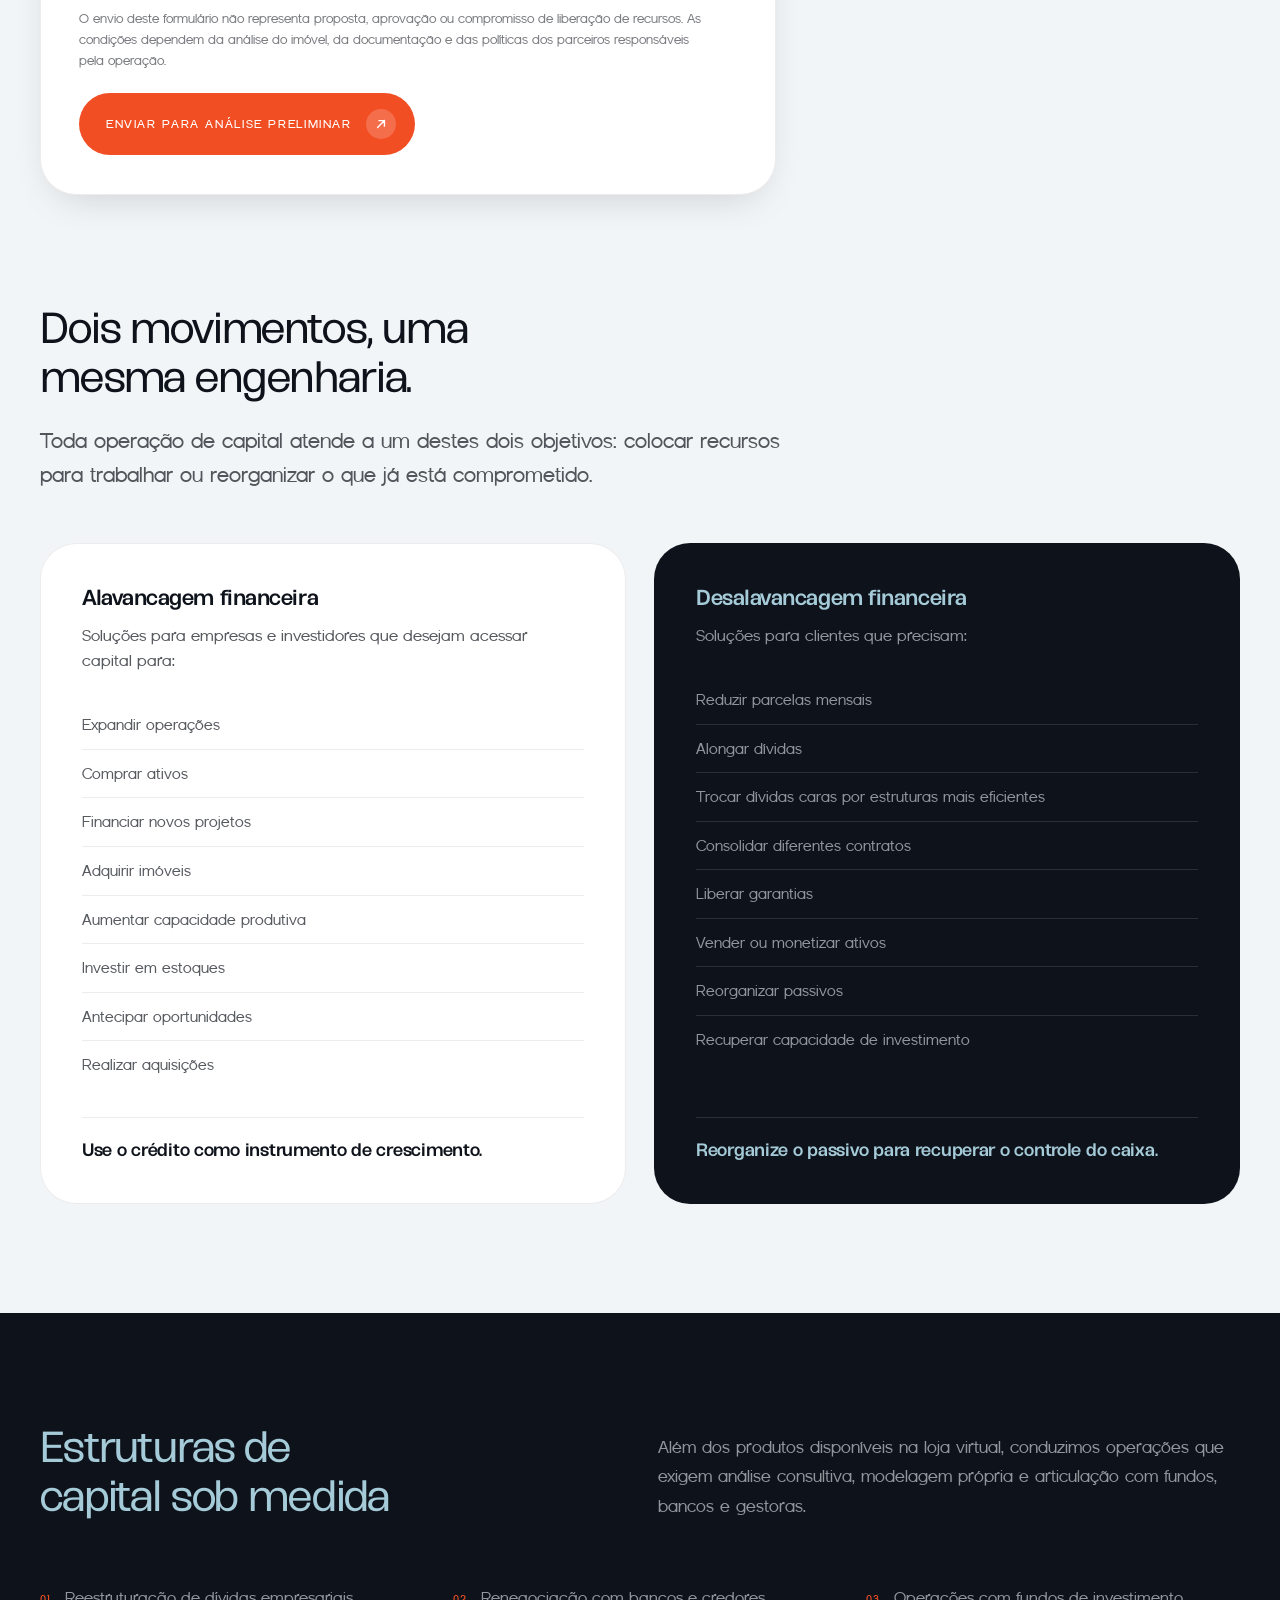
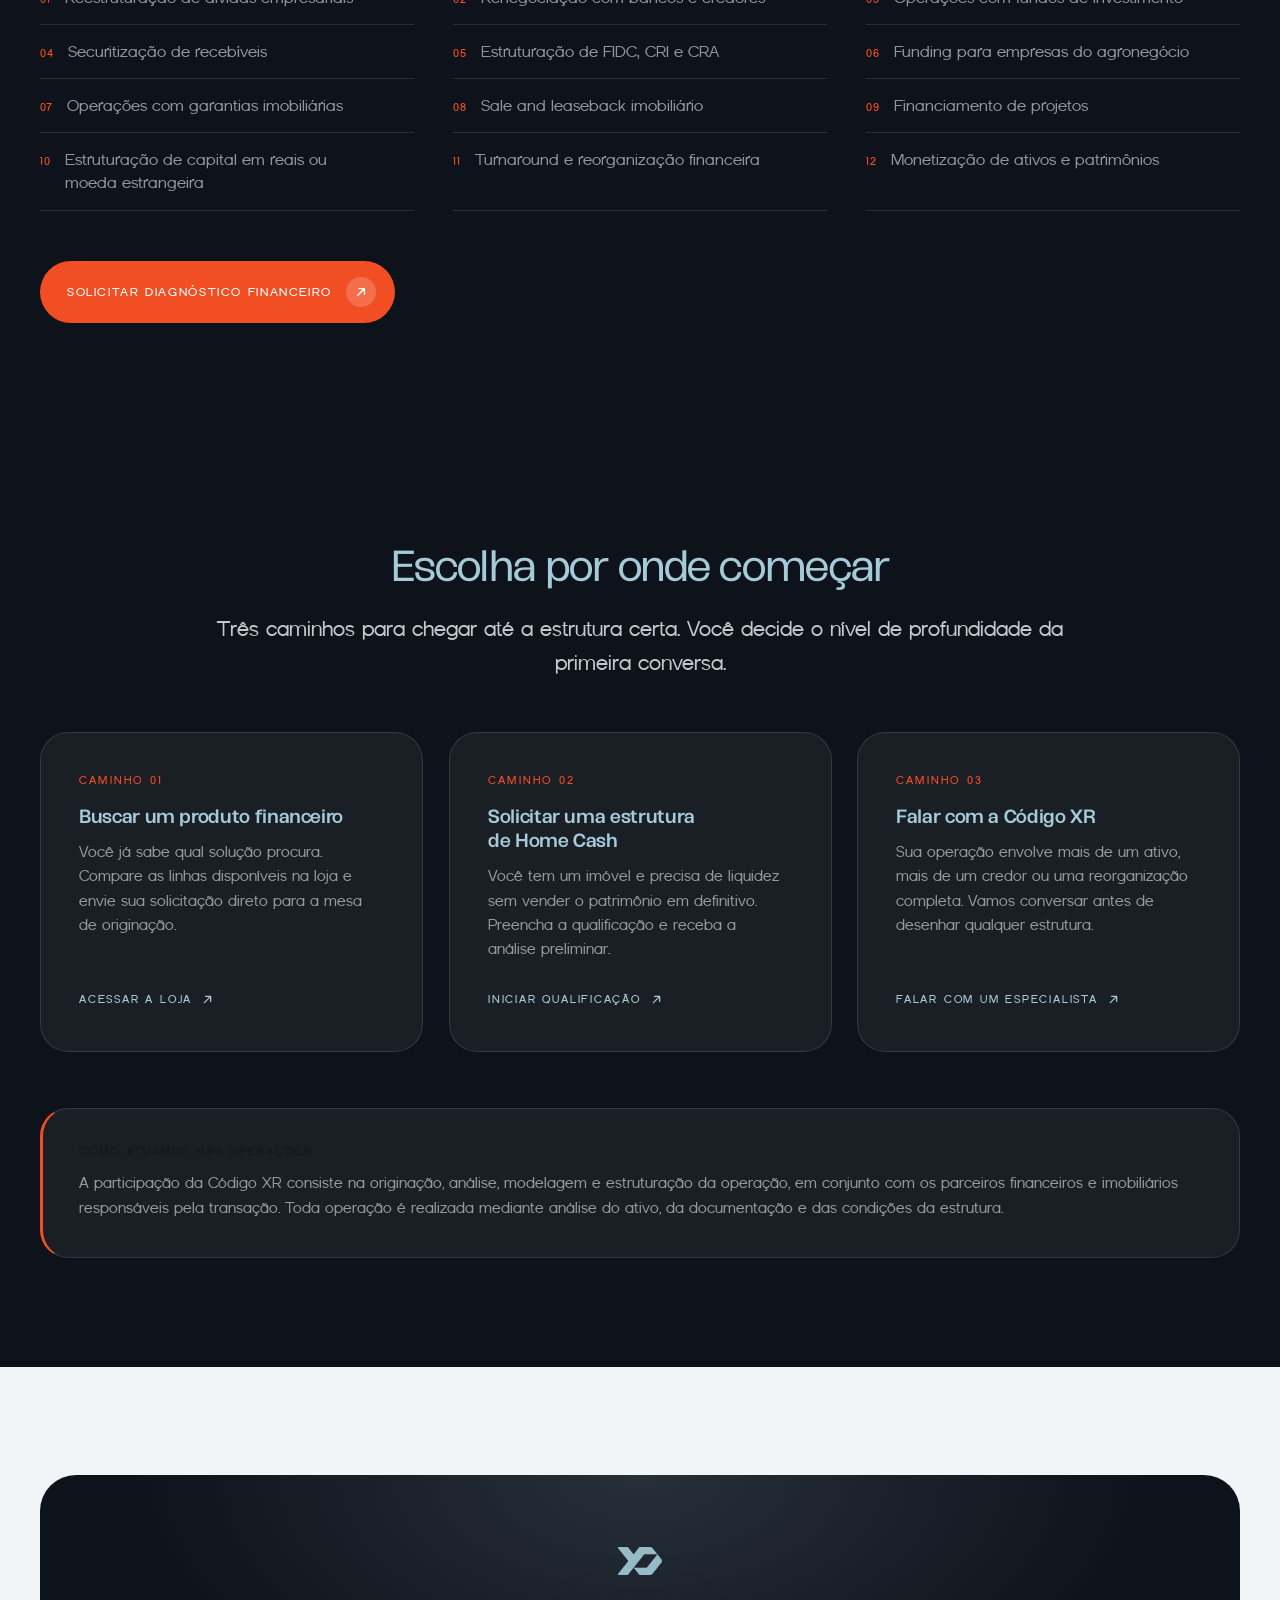
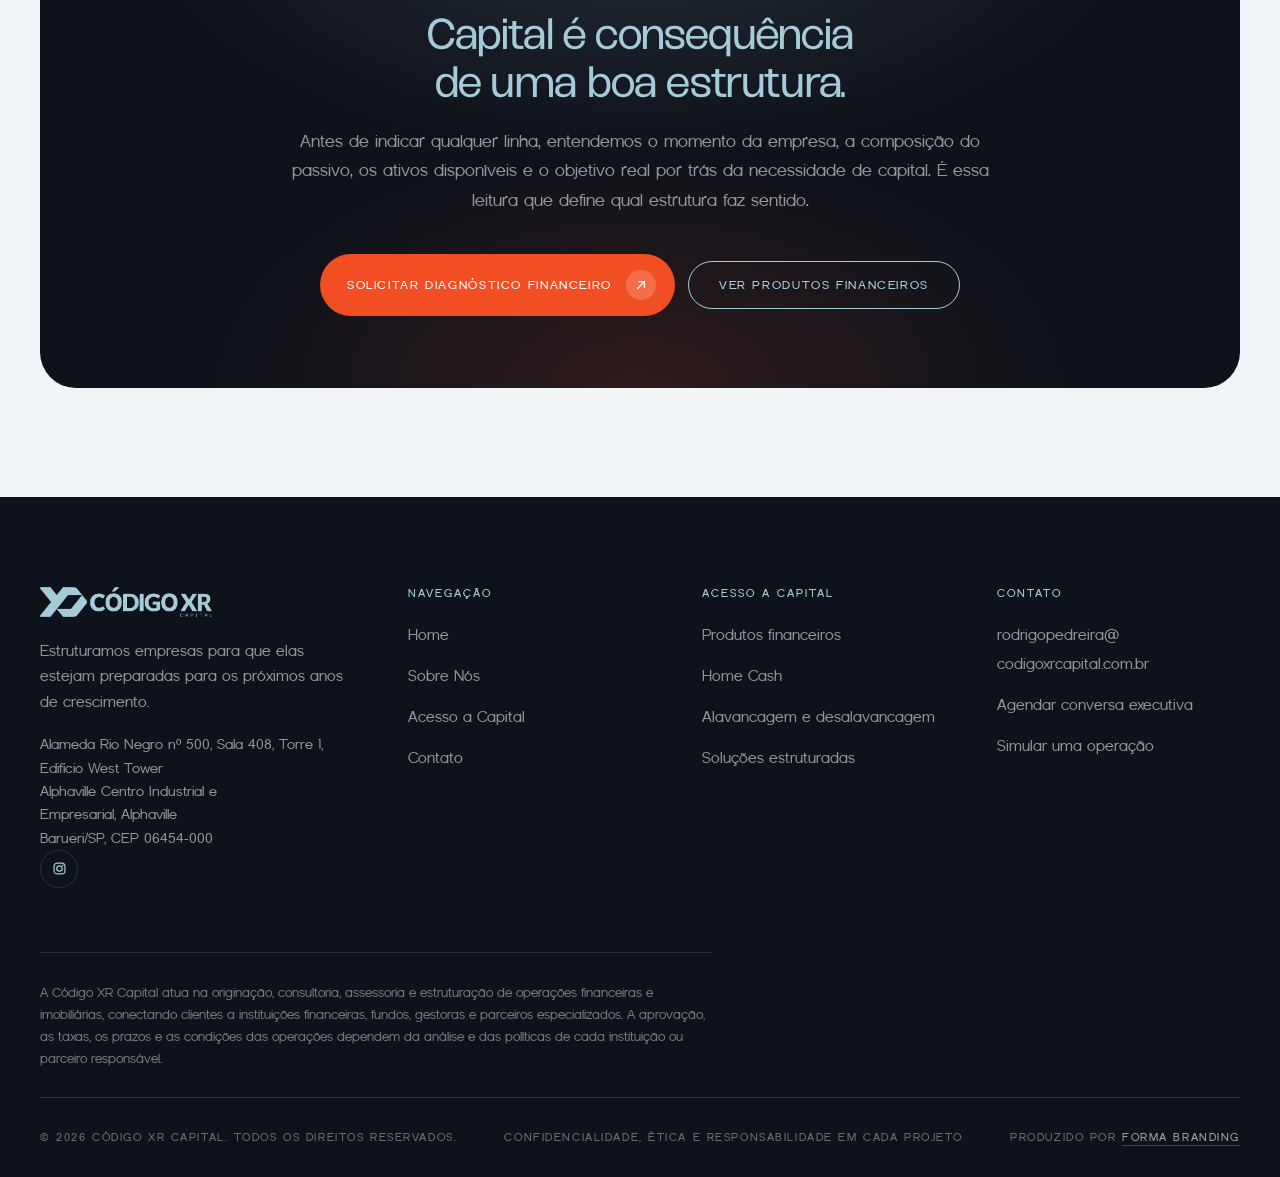
<file: capital.html>
<!DOCTYPE html>
<html lang="pt-BR">
<head>
<!-- Google Tag Manager -->
<script>(function(w,d,s,l,i){w[l]=w[l]||[];w[l].push({'gtm.start':
new Date().getTime(),event:'gtm.js'});var f=d.getElementsByTagName(s)[0],
j=d.createElement(s),dl=l!='dataLayer'?'&l='+l:'';j.async=true;j.src=
'https://www.googletagmanager.com/gtm.js?id='+i+dl;f.parentNode.insertBefore(j,f);
})(window,document,'script','dataLayer','GTM-NKJPB5W9');</script>
<!-- End Google Tag Manager -->
<meta charset="UTF-8">
<meta name="viewport" content="width=device-width, initial-scale=1">
<title>Acesso a Capital e Crédito Empresarial | Código XR Capital</title>
<meta name="description" content="Home Equity, capital de giro, crédito para o agronegócio, antecipação de recebíveis e Home Cash. Estruturamos crédito, liquidez e reorganização de dívidas.">
<meta name="theme-color" content="#0E121A">
<link rel="canonical" href="https://codigoxrcapital.com.br/capital">
<link rel="icon" href="/assets/brand/favicon.png" type="image/png">
<meta property="og:type" content="website">
<meta property="og:title" content="Acesso a Capital | Código XR Capital">
<meta property="og:description" content="Home Equity, capital de giro, crédito para o agronegócio, antecipação de recebíveis e Home Cash. Estruturamos crédito, liquidez e reorganização de dívidas.">
<meta property="og:url" content="https://codigoxrcapital.com.br/capital">
<meta property="og:site_name" content="Código XR Capital">
<meta property="og:image" content="https://codigoxrcapital.com.br/assets/img/og-codigo-xr.jpg?v=be07aebc">
<meta property="og:image:secure_url" content="https://codigoxrcapital.com.br/assets/img/og-codigo-xr.jpg?v=be07aebc">
<meta property="og:image:type" content="image/jpeg">
<meta property="og:image:width" content="1200">
<meta property="og:image:height" content="630">
<meta property="og:image:alt" content="Código XR Capital">
<meta name="twitter:card" content="summary_large_image">
<meta name="twitter:image" content="https://codigoxrcapital.com.br/assets/img/og-codigo-xr.jpg?v=be07aebc">
<meta property="og:locale" content="pt_BR">
<link rel="preload" as="image" href="/assets/img/xr-hero-capital.jpg" fetchpriority="high">
<link rel="preload" as="font" type="font/woff2" href="/assets/fonts/Archetica-Light.woff2" crossorigin>
<link rel="preload" as="font" type="font/woff2" href="/assets/fonts/MaximaNouva-Regular.woff2" crossorigin>
<link rel="stylesheet" href="/assets/css/style.css?v=6f1a8a77">
<script>document.documentElement.className += ' js';</script>
<script type="application/ld+json">
{
  "@context": "https://schema.org",
  "@graph": [
    {
      "@type": "ProfessionalService",
      "@id": "https://codigoxrcapital.com.br/#organizacao",
      "name": "Código XR Capital",
      "alternateName": "Código XR",
      "url": "https://codigoxrcapital.com.br/",
      "logo": "https://codigoxrcapital.com.br/assets/brand/logo-azul.png",
      "image": "https://codigoxrcapital.com.br/assets/img/og-codigo-xr.jpg?v=be07aebc",
      "description": "Consultoria de estruturação empresarial, governança e acesso a capital para empresas familiares e grupos empresariais em crescimento.",
      "email": "rodrigopedreira@codigoxrcapital.com.br",
      "address": {
        "@type": "PostalAddress",
        "streetAddress": "Alameda Rio Negro, 500, Sala 408, Torre 1, Edifício West Tower",
        "addressLocality": "Barueri",
        "addressRegion": "SP",
        "postalCode": "06454-000",
        "addressCountry": "BR"
      },
      "areaServed": {
        "@type": "Country",
        "name": "Brasil"
      },
      "sameAs": [
        "https://www.instagram.com/rodpedreira/"
      ],
      "employee": [
        {
          "@type": "Person",
          "name": "Rodrigo Pedreira",
          "jobTitle": "Inteligência executiva"
        },
        {
          "@type": "Person",
          "name": "Tercilia Pinheiro",
          "jobTitle": "Inteligência executiva"
        }
      ],
      "knowsAbout": [
        "Estruturação empresarial",
        "Governança corporativa",
        "Gestão orientada por indicadores",
        "Desenvolvimento de lideranças",
        "Sucessão em empresas familiares",
        "Acesso a capital",
        "Crédito com garantia de imóvel",
        "Reestruturação de dívidas empresariais"
      ]
    },
    {
      "@type": "WebPage",
      "@id": "https://codigoxrcapital.com.br/capital#pagina",
      "url": "https://codigoxrcapital.com.br/capital",
      "name": "Acesso a Capital e Crédito Empresarial | Código XR Capital",
      "description": "Home Equity, capital de giro, crédito para o agronegócio, antecipação de recebíveis e Home Cash. Estruturamos crédito, liquidez e reorganização de dívidas.",
      "inLanguage": "pt-BR",
      "isPartOf": {
        "@id": "https://codigoxrcapital.com.br/#site"
      },
      "about": {
        "@id": "https://codigoxrcapital.com.br/#organizacao"
      }
    },
    {
      "@type": "BreadcrumbList",
      "itemListElement": [
        {
          "@type": "ListItem",
          "position": 1,
          "name": "Home",
          "item": "https://codigoxrcapital.com.br/"
        },
        {
          "@type": "ListItem",
          "position": 2,
          "name": "Acesso a Capital",
          "item": "https://codigoxrcapital.com.br/capital"
        }
      ]
    },
    {
      "@type": "Service",
      "@id": "https://codigoxrcapital.com.br/capital#servico",
      "name": "Acesso a Capital",
      "serviceType": "Originação e estruturação de crédito empresarial",
      "provider": {
        "@id": "https://codigoxrcapital.com.br/#organizacao"
      },
      "areaServed": {
        "@type": "Country",
        "name": "Brasil"
      },
      "description": "Originação, análise, modelagem e estruturação de operações de crédito, liquidez e reorganização de passivos, em conjunto com bancos, fundos, securitizadoras e gestoras.",
      "hasOfferCatalog": {
        "@type": "OfferCatalog",
        "name": "Produtos financeiros",
        "itemListElement": [
          {
            "@type": "Offer",
            "itemOffered": {
              "@type": "Service",
              "name": "Home Equity",
              "description": "Crédito com garantia de imóvel para geração de liquidez, reorganização financeira, investimentos ou expansão empresarial."
            }
          },
          {
            "@type": "Offer",
            "itemOffered": {
              "@type": "Service",
              "name": "Financiamento imobiliário",
              "description": "Aquisição de imóveis residenciais, comerciais, terrenos e propriedades de maior valor."
            }
          },
          {
            "@type": "Offer",
            "itemOffered": {
              "@type": "Service",
              "name": "Crédito para construção",
              "description": "Capital para construção residencial, incorporação, loteamentos e projetos imobiliários."
            }
          },
          {
            "@type": "Offer",
            "itemOffered": {
              "@type": "Service",
              "name": "Capital de giro",
              "description": "Crédito para financiar operações, estoques, fornecedores, expansão e necessidades de caixa."
            }
          },
          {
            "@type": "Offer",
            "itemOffered": {
              "@type": "Service",
              "name": "Antecipação de recebíveis",
              "description": "Transformação de vendas futuras, contratos e recebíveis em liquidez imediata."
            }
          },
          {
            "@type": "Offer",
            "itemOffered": {
              "@type": "Service",
              "name": "Consórcio",
              "description": "Aquisição planejada de imóveis, veículos, máquinas, equipamentos e outros ativos."
            }
          },
          {
            "@type": "Offer",
            "itemOffered": {
              "@type": "Service",
              "name": "Crédito empresarial com garantia",
              "description": "Estruturas apoiadas em imóveis, recebíveis, contratos, estoques ou outros ativos da empresa."
            }
          },
          {
            "@type": "Offer",
            "itemOffered": {
              "@type": "Service",
              "name": "Financiamento de máquinas e equipamentos",
              "description": "Aquisição ou modernização de equipamentos produtivos."
            }
          },
          {
            "@type": "Offer",
            "itemOffered": {
              "@type": "Service",
              "name": "Crédito para o agronegócio",
              "description": "Soluções para produtores, tradings, armazenadores e empresas da cadeia do agronegócio."
            }
          },
          {
            "@type": "Offer",
            "itemOffered": {
              "@type": "Service",
              "name": "Renegociação e consolidação de dívidas",
              "description": "Troca de dívidas caras e de curto prazo por operações com prazos maiores e custos mais adequados."
            }
          }
        ]
      }
    }
  ]
}
</script>
</head>
<body>
<!-- Google Tag Manager (noscript) -->
<noscript><iframe src="https://www.googletagmanager.com/ns.html?id=GTM-NKJPB5W9"
height="0" width="0" style="display:none;visibility:hidden"></iframe></noscript>
<!-- End Google Tag Manager (noscript) -->

<a class="pular" href="#conteudo">Ir para o conteúdo</a>
<div class="progresso" aria-hidden="true"></div>

<!-- ==================== HEADER ==================== -->
<header class="topo">
  <div class="wrap">
    <div class="topo__barra">
      <a class="topo__logo" href="/" aria-label="Código XR Capital, página inicial">
        <img src="/assets/brand/logo-azul.png" alt="Código XR Capital">
      </a>
      <nav class="nav" aria-label="Navegação principal">
        <a class="nav__link" href="/">Home</a>
        <a class="nav__link" href="/sobre">Sobre Nós</a>
        <div class="nav__item">
          <a class="nav__link is-ativo nav__link--menu" href="/capital">Acesso a Capital <svg viewBox="0 0 10 10" fill="none" aria-hidden="true"><path d="M2 3.8 5 6.8l3-3" stroke="currentColor" stroke-width="1.5" stroke-linecap="round" stroke-linejoin="round"/></svg></a>
          <div class="submenu">
          <a class="submenu__link" href="/capital#produtos">Produtos financeiros</a>
          <a class="submenu__link" href="/capital#home-equity">Home Equity</a>
          <a class="submenu__link" href="/capital#home-cash">Home Cash</a>
          <span class="submenu__sep" aria-hidden="true"></span>
          <a class="submenu__link" href="/capital#credito-empresarial">Crédito empresarial</a>
          <a class="submenu__link" href="/capital#credito-imobiliario">Crédito imobiliário</a>
          <a class="submenu__link" href="/capital#credito-construcao">Crédito para construção</a>
          <a class="submenu__link" href="/capital#agronegocio">Agronegócio</a>
          <a class="submenu__link" href="/capital#reestruturacao-dividas">Reestruturação de dívidas</a>
          <span class="submenu__sep" aria-hidden="true"></span>
          <a class="submenu__link" href="/capital#estruturadas">Soluções estruturadas</a>
          <a class="submenu__link" href="https://app.teddy360.com.br/#/store/efd0c424-6882-4dab-96a6-a4d4dbcfbdfd/v2" target="_blank" rel="noopener">Simule sua operação</a>
          </div>
        </div>
      </nav>
      <div class="topo__acoes">
        <a class="btn btn--sm" href="/contato">
          Conversa Executiva
          <span class="btn__seta" aria-hidden="true"><svg viewBox="0 0 14 14" fill="none"><path d="M3 11 11 3M11 3H4.5M11 3v6.5" stroke="currentColor" stroke-width="1.6" stroke-linecap="round" stroke-linejoin="round"/></svg></span>
        </a>
        <button class="menu-btn" type="button" aria-label="Abrir menu" aria-expanded="false" aria-controls="drawer">
          <span></span><span></span><span></span>
        </button>
      </div>
    </div>
  </div>
</header>

<div class="drawer" id="drawer">
  <nav class="drawer__nav" aria-label="Navegação mobile">
    <a class="drawer__link" style="--i:0" href="/">Home</a>
    <a class="drawer__link" style="--i:1" href="/sobre">Sobre Nós</a>
    <a class="drawer__link" style="--i:2" href="/capital">Acesso a Capital</a>
    <div class="drawer__sub" style="--i:3">
      <a href="/capital#produtos">Produtos financeiros</a>
      <a href="/capital#home-equity">Home Equity</a>
      <a href="/capital#home-cash">Home Cash</a>
      <a href="/capital#credito-empresarial">Crédito empresarial</a>
      <a href="/capital#credito-imobiliario">Crédito imobiliário</a>
      <a href="/capital#credito-construcao">Crédito para construção</a>
      <a href="/capital#agronegocio">Agronegócio</a>
      <a href="/capital#reestruturacao-dividas">Reestruturação de dívidas</a>
      <a href="/capital#estruturadas">Soluções estruturadas</a>
      <a href="https://app.teddy360.com.br/#/store/efd0c424-6882-4dab-96a6-a4d4dbcfbdfd/v2" target="_blank" rel="noopener">Simule sua operação</a>
    </div>
  </nav>
  <div class="drawer__rodape">
    <a class="btn btn--bloco" href="/contato">
      Agendar uma Conversa Executiva
      <span class="btn__seta" aria-hidden="true"><svg viewBox="0 0 14 14" fill="none"><path d="M3 11 11 3M11 3H4.5M11 3v6.5" stroke="currentColor" stroke-width="1.6" stroke-linecap="round" stroke-linejoin="round"/></svg></span>
    </a>
    <p class="drawer__contato">
      <a href="mailto:rodrigopedreira@codigoxrcapital.com.br">rodrigopedreira@<wbr>codigoxrcapital.com.br</a><br>
      Estruturação empresarial, governança e capital
    </p>
  </div>
</div>

<main id="conteudo">

  <!-- ==================== 1. POSICIONAMENTO ==================== -->
  <section class="hero-pagina hero-pagina--foto">
    <img class="hero-pagina__foto" src="/assets/img/xr-hero-capital.jpg" alt="Aeronave em pista de terra ao lado de lavoura, atendimento da Código XR Capital" width="1600" height="1000" fetchpriority="high">
    <div class="wrap">
      <nav class="migalhas" aria-label="Você está em">
        <a href="/">Home</a> <span aria-hidden="true">/</span> <span>Acesso a Capital</span>
      </nav>
      <div class="hero-pagina__grid hero-pagina__grid--largo">
        <div>
          <h1 class="hero-pagina__titulo">
            <span data-fatiar>Capital para crescer.</span>
            <strong data-fatiar>Inteligência para reorganizar.</strong>
          </h1>
        </div>
        <div class="hero-pagina__texto" data-grupo=".1">
          <p data-anima="sobe">A Código XR conecta empresas e proprietários de ativos às principais alternativas de crédito, liquidez e estruturação financeira do mercado.</p>
          <p data-anima="sobe">Por meio de uma rede de bancos, fundos de investimento, securitizadoras, gestoras e parceiros institucionais, desenvolvemos soluções personalizadas para quem precisa acessar capital, reorganizar dívidas, liberar recursos imobilizados ou financiar novos projetos.</p>
          <p data-anima="sobe">Nossa atuação combina tecnologia, inteligência executiva e engenharia financeira para encontrar a estrutura mais adequada para cada momento do cliente.</p>
          <div class="trilho" data-grupo=".08">
            <a class="btn" href="https://app.teddy360.com.br/#/store/efd0c424-6882-4dab-96a6-a4d4dbcfbdfd/v2" target="_blank" rel="noopener" data-anima="sobe">
              Simular uma operação
              <span class="btn__seta" aria-hidden="true"><svg viewBox="0 0 14 14" fill="none"><path d="M3 11 11 3M11 3H4.5M11 3v6.5" stroke="currentColor" stroke-width="1.6" stroke-linecap="round" stroke-linejoin="round"/></svg></span>
            </a>
            <a class="btn btn--linha" href="#produtos" data-anima="sobe">Conhecer os produtos financeiros</a>
            <a class="btn btn--linha" href="/contato" data-anima="sobe">Falar com um especialista</a>
          </div>
        </div>
      </div>
    </div>
  </section>

  <!-- ==================== O QUE RESOLVEMOS ==================== -->
  <section class="secao">
    <div class="wrap">
      <div class="cabecalho-secao">
        <h2 class="h2" data-fatiar>Uma plataforma de engenharia financeira, acesso a crédito e estruturação de capital.</h2>
        <p class="lead" data-anima="sobe" style="--atraso:.2s">Atendemos empresas, produtores, investidores e proprietários de imóveis que buscam soluções para os oito movimentos abaixo.</p>
      </div>

      <div class="grid grid--4" style="margin-top:clamp(40px,5vw,64px)" data-grupo=".07">
        <article class="card" data-anima="sobe">
          <h3 class="card__titulo" style="font-size:1.16rem">Alavancagem financeira</h3>
          <p class="card__texto">Capital para expandir a operação, comprar ativos e antecipar oportunidades.</p>
        </article>
        <article class="card" data-anima="sobe">
          <h3 class="card__titulo" style="font-size:1.16rem">Desalavancagem e reorganização de passivos</h3>
          <p class="card__texto">Consolidação de contratos e troca de dívidas caras por estruturas mais eficientes.</p>
        </article>
        <article class="card" data-anima="sobe">
          <h3 class="card__titulo" style="font-size:1.16rem">Redução do custo das dívidas</h3>
          <p class="card__texto">Operações desenhadas para reduzir o peso financeiro do endividamento atual.</p>
        </article>
        <article class="card" data-anima="sobe">
          <h3 class="card__titulo" style="font-size:1.16rem">Alongamento de prazos</h3>
          <p class="card__texto">Prazos compatíveis com a geração de caixa real do negócio.</p>
        </article>
        <article class="card" data-anima="sobe">
          <h3 class="card__titulo" style="font-size:1.16rem">Geração de liquidez</h3>
          <p class="card__texto">Transformação de ativos, contratos e recebíveis em recursos disponíveis.</p>
        </article>
        <article class="card" data-anima="sobe">
          <h3 class="card__titulo" style="font-size:1.16rem">Liberação de capital imobilizado</h3>
          <p class="card__texto">Patrimônio parado convertido em capital produtivo para a empresa.</p>
        </article>
        <article class="card" data-anima="sobe">
          <h3 class="card__titulo" style="font-size:1.16rem">Financiamento de projetos e expansão</h3>
          <p class="card__texto">Funding para novas unidades, obras, aquisições e capacidade produtiva.</p>
        </article>
        <article class="card" data-anima="sobe">
          <h3 class="card__titulo" style="font-size:1.16rem">Reestruturação financeira e patrimonial</h3>
          <p class="card__texto">Reorganização de dívidas, garantias e ativos para recuperar o controle do caixa.</p>
        </article>
      </div>
    </div>
  </section>

  <!-- ==================== 2. JORNADA 1: PRODUTOS FINANCEIROS ==================== -->
  <section class="secao secao--topo" id="produtos">
    <div class="wrap">
      <article class="jornada" data-anima="sobe">
        <div>
          <span class="jornada__marca">Jornada 01</span>
          <h2 class="h2" style="font-size:var(--t-h3)" data-fatiar>Encontre a solução financeira adequada ao seu objetivo</h2>
          <p class="texto">Acesse nosso marketplace de soluções financeiras e encontre alternativas para aquisição, expansão, geração de liquidez, reorganização de dívidas e utilização estratégica do patrimônio.</p>
          <ul class="jornada__lista">
            <li>Dez linhas de crédito organizadas por objetivo, não por produto bancário.</li>
            <li>Comparação das estruturas disponíveis para o seu perfil de garantia.</li>
            <li>Solicitação enviada direto para a mesa de originação da Código XR.</li>
          </ul>
          <div class="grupo-btn" style="margin-top:clamp(26px,3vw,36px)">
            <a class="btn" href="https://app.teddy360.com.br/#/store/efd0c424-6882-4dab-96a6-a4d4dbcfbdfd/v2" target="_blank" rel="noopener">
              Acessar produtos financeiros
              <span class="btn__seta" aria-hidden="true"><svg viewBox="0 0 14 14" fill="none"><path d="M3 11 11 3M11 3H4.5M11 3v6.5" stroke="currentColor" stroke-width="1.6" stroke-linecap="round" stroke-linejoin="round"/></svg></span>
            </a>
          </div>
        </div>
        <div class="jornada__midia">
          <img src="/assets/img/xr-produtos.jpg" alt="Rodrigo Pedreira e Tercilia Pinheiro em atendimento no campo" loading="lazy" width="1200" height="900">
        </div>
      </article>

      <div class="produtos" style="margin-top:clamp(34px,4vw,54px)" data-grupo=".06">

        <article class="produto" id="home-equity" data-anima="sobe">
          <span class="produto__num">Linha 01</span>
          <h3 class="produto__titulo">Home Equity</h3>
          <p class="produto__desc">Crédito com garantia de imóvel para geração de liquidez, reorganização financeira, investimentos ou expansão empresarial.</p>
          <div class="produto__rodape">
            <span>Solicitar</span>
            <a class="bolha" href="/contato?produto=Home%20Equity" aria-label="Solicitar Home Equity"><svg viewBox="0 0 14 14" fill="none" aria-hidden="true"><path d="M3 11 11 3M11 3H4.5M11 3v6.5" stroke="currentColor" stroke-width="1.6" stroke-linecap="round" stroke-linejoin="round"/></svg></a>
          </div>
        </article>

        <article class="produto" id="credito-imobiliario" data-anima="sobe">
          <span class="produto__num">Linha 02</span>
          <h3 class="produto__titulo">Financiamento imobiliário</h3>
          <p class="produto__desc">Soluções para aquisição de imóveis residenciais, comerciais, terrenos e propriedades de maior valor.</p>
          <div class="produto__rodape">
            <span>Solicitar</span>
            <a class="bolha" href="/contato?produto=Financiamento%20imobili%C3%A1rio" aria-label="Solicitar financiamento imobiliário"><svg viewBox="0 0 14 14" fill="none" aria-hidden="true"><path d="M3 11 11 3M11 3H4.5M11 3v6.5" stroke="currentColor" stroke-width="1.6" stroke-linecap="round" stroke-linejoin="round"/></svg></a>
          </div>
        </article>

        <article class="produto" id="credito-construcao" data-anima="sobe">
          <span class="produto__num">Linha 03</span>
          <h3 class="produto__titulo">Crédito para construção</h3>
          <p class="produto__desc">Capital para construção residencial, incorporação, loteamentos e projetos imobiliários.</p>
          <div class="produto__rodape">
            <span>Solicitar</span>
            <a class="bolha" href="/contato?produto=Cr%C3%A9dito%20para%20constru%C3%A7%C3%A3o" aria-label="Solicitar crédito para construção"><svg viewBox="0 0 14 14" fill="none" aria-hidden="true"><path d="M3 11 11 3M11 3H4.5M11 3v6.5" stroke="currentColor" stroke-width="1.6" stroke-linecap="round" stroke-linejoin="round"/></svg></a>
          </div>
        </article>

        <article class="produto" id="capital-giro" data-anima="sobe">
          <span class="produto__num">Linha 04</span>
          <h3 class="produto__titulo">Capital de giro</h3>
          <p class="produto__desc">Crédito para financiar operações, estoques, fornecedores, expansão e necessidades de caixa das empresas.</p>
          <div class="produto__rodape">
            <span>Solicitar</span>
            <a class="bolha" href="/contato?produto=Capital%20de%20giro" aria-label="Solicitar capital de giro"><svg viewBox="0 0 14 14" fill="none" aria-hidden="true"><path d="M3 11 11 3M11 3H4.5M11 3v6.5" stroke="currentColor" stroke-width="1.6" stroke-linecap="round" stroke-linejoin="round"/></svg></a>
          </div>
        </article>

        <article class="produto" id="antecipacao-recebiveis" data-anima="sobe">
          <span class="produto__num">Linha 05</span>
          <h3 class="produto__titulo">Antecipação de recebíveis</h3>
          <p class="produto__desc">Transformação de vendas futuras, contratos e recebíveis em liquidez imediata.</p>
          <div class="produto__rodape">
            <span>Solicitar</span>
            <a class="bolha" href="/contato?produto=Antecipa%C3%A7%C3%A3o%20de%20receb%C3%ADveis" aria-label="Solicitar antecipação de recebíveis"><svg viewBox="0 0 14 14" fill="none" aria-hidden="true"><path d="M3 11 11 3M11 3H4.5M11 3v6.5" stroke="currentColor" stroke-width="1.6" stroke-linecap="round" stroke-linejoin="round"/></svg></a>
          </div>
        </article>

        <article class="produto" id="consorcio" data-anima="sobe">
          <span class="produto__num">Linha 06</span>
          <h3 class="produto__titulo">Consórcio</h3>
          <p class="produto__desc">Alternativa para aquisição planejada de imóveis, veículos, máquinas, equipamentos e outros ativos.</p>
          <div class="produto__rodape">
            <span>Solicitar</span>
            <a class="bolha" href="/contato?produto=Cons%C3%B3rcio" aria-label="Solicitar consórcio"><svg viewBox="0 0 14 14" fill="none" aria-hidden="true"><path d="M3 11 11 3M11 3H4.5M11 3v6.5" stroke="currentColor" stroke-width="1.6" stroke-linecap="round" stroke-linejoin="round"/></svg></a>
          </div>
        </article>

        <article class="produto" id="credito-empresarial" data-anima="sobe">
          <span class="produto__num">Linha 07</span>
          <h3 class="produto__titulo">Crédito empresarial com garantia</h3>
          <p class="produto__desc">Estruturas de crédito apoiadas em imóveis, recebíveis, contratos, estoques ou outros ativos da empresa.</p>
          <div class="produto__rodape">
            <span>Solicitar</span>
            <a class="bolha" href="/contato?produto=Cr%C3%A9dito%20empresarial%20com%20garantia" aria-label="Solicitar crédito empresarial com garantia"><svg viewBox="0 0 14 14" fill="none" aria-hidden="true"><path d="M3 11 11 3M11 3H4.5M11 3v6.5" stroke="currentColor" stroke-width="1.6" stroke-linecap="round" stroke-linejoin="round"/></svg></a>
          </div>
        </article>

        <article class="produto" id="maquinas-equipamentos" data-anima="sobe">
          <span class="produto__num">Linha 08</span>
          <h3 class="produto__titulo">Financiamento de máquinas e equipamentos</h3>
          <p class="produto__desc">Crédito direcionado à aquisição ou modernização de equipamentos produtivos.</p>
          <div class="produto__rodape">
            <span>Solicitar</span>
            <a class="bolha" href="/contato?produto=Financiamento%20de%20m%C3%A1quinas%20e%20equipamentos" aria-label="Solicitar financiamento de máquinas e equipamentos"><svg viewBox="0 0 14 14" fill="none" aria-hidden="true"><path d="M3 11 11 3M11 3H4.5M11 3v6.5" stroke="currentColor" stroke-width="1.6" stroke-linecap="round" stroke-linejoin="round"/></svg></a>
          </div>
        </article>

        <article class="produto" id="agronegocio" data-anima="sobe">
          <span class="produto__num">Linha 09</span>
          <h3 class="produto__titulo">Crédito para o agronegócio</h3>
          <p class="produto__desc">Soluções para produtores, tradings, armazenadores e empresas da cadeia do agronegócio.</p>
          <div class="produto__rodape">
            <span>Solicitar</span>
            <a class="bolha" href="/contato?produto=Cr%C3%A9dito%20para%20o%20agroneg%C3%B3cio" aria-label="Solicitar crédito para o agronegócio"><svg viewBox="0 0 14 14" fill="none" aria-hidden="true"><path d="M3 11 11 3M11 3H4.5M11 3v6.5" stroke="currentColor" stroke-width="1.6" stroke-linecap="round" stroke-linejoin="round"/></svg></a>
          </div>
        </article>

        <article class="produto" id="reestruturacao-dividas" data-anima="sobe">
          <span class="produto__num">Linha 10</span>
          <h3 class="produto__titulo">Renegociação e consolidação de dívidas</h3>
          <p class="produto__desc">Estruturas destinadas à troca de dívidas caras e de curto prazo por operações mais organizadas, com prazos maiores e custos mais adequados.</p>
          <div class="produto__rodape">
            <span>Solicitar</span>
            <a class="bolha" href="/contato?produto=Renegocia%C3%A7%C3%A3o%20e%20consolida%C3%A7%C3%A3o%20de%20d%C3%ADvidas" aria-label="Solicitar renegociação e consolidação de dívidas"><svg viewBox="0 0 14 14" fill="none" aria-hidden="true"><path d="M3 11 11 3M11 3H4.5M11 3v6.5" stroke="currentColor" stroke-width="1.6" stroke-linecap="round" stroke-linejoin="round"/></svg></a>
          </div>
        </article>

      </div>
    </div>
  </section>

  <!-- ==================== 3. JORNADA 2: HOME CASH ==================== -->
  <section class="secao secao--topo" id="home-cash">
    <div class="wrap">
      <article class="jornada jornada--escura" data-anima="escala">
        <div>
          <span class="jornada__marca">Jornada 02</span>
          <h2 class="h2" style="font-size:var(--t-h3)" data-fatiar>Home Cash: transforme seu imóvel em capital sem perder o direito de recompra</h2>
          <p class="lead">Uma alternativa de liquidez para proprietários de imóveis que precisam acessar capital rapidamente, reduzir dívidas ou reorganizar sua vida financeira.</p>
          <p class="texto">O Home Cash é uma estrutura de venda temporária do imóvel com possibilidade contratual de recompra. A operação permite que o proprietário transforme parte do valor do imóvel em liquidez, permanecendo no imóvel mediante pagamento mensal e tendo o direito de recomprá-lo dentro do prazo estabelecido em contrato.</p>
          <ul class="jornada__lista">
            <li>Quitar financiamentos e dívidas com parcelas elevadas.</li>
            <li>Reduzir o comprometimento mensal da renda.</li>
            <li>Gerar capital para empresas e novos investimentos.</li>
            <li>Financiar projetos imobiliários.</li>
            <li>Reorganizar passivos pessoais ou empresariais.</li>
            <li>Evitar a venda definitiva do patrimônio.</li>
            <li>Criar uma saída financeira durante processos de reestruturação.</li>
          </ul>
          <div class="grupo-btn" style="margin-top:clamp(26px,3vw,36px)">
            <a class="btn" href="#qualificacao">
              Solicitar análise para Home Cash
              <span class="btn__seta" aria-hidden="true"><svg viewBox="0 0 14 14" fill="none"><path d="M3 11 11 3M11 3H4.5M11 3v6.5" stroke="currentColor" stroke-width="1.6" stroke-linecap="round" stroke-linejoin="round"/></svg></span>
            </a>
            <a class="btn btn--linha" href="#home-cash-etapas">Entender como funciona</a>
          </div>
          <a class="link-seta" href="/lp/home-cash/" style="margin-top:18px" rel="nofollow">Acessar oferta exclusiva
            <svg viewBox="0 0 14 14" fill="none" aria-hidden="true"><path d="M3 11 11 3M11 3H4.5M11 3v6.5" stroke="currentColor" stroke-width="1.6" stroke-linecap="round" stroke-linejoin="round"/></svg>
          </a>
        </div>
        <div class="jornada__midia">
          <img src="/assets/img/xr-home-cash.jpg" alt="Reunião executiva da Código XR Capital" loading="lazy" width="1200" height="900">
        </div>
      </article>
    </div>
  </section>

  <!-- ==================== 4. COMO A OPERAÇÃO ACONTECE ==================== -->
  <section class="secao secao--topo" id="home-cash-etapas">
    <div class="wrap">
      <div class="cabecalho-secao" style="margin-bottom:clamp(34px,4vw,54px)">
        <h2 class="h2" data-fatiar>Como a operação acontece, do primeiro contato à liberação.</h2>
        <p class="lead" data-anima="sobe" style="--atraso:.2s">Seis etapas conduzidas pela Código XR em conjunto com os parceiros financeiros e imobiliários responsáveis pela transação.</p>
      </div>

      <div class="passos-num" data-grupo=".09">
        <article class="passo-num" data-anima="sobe">
          <span class="passo-num__num">01</span>
          <h3 class="passo-num__titulo">Entendimento da necessidade</h3>
          <p class="passo-num__texto">O cliente informa o valor do imóvel, sua localização, eventuais dívidas existentes e o volume de capital necessário.</p>
        </article>
        <article class="passo-num" data-anima="sobe">
          <span class="passo-num__num">02</span>
          <h3 class="passo-num__titulo">Análise preliminar</h3>
          <p class="passo-num__texto">A Código XR avalia o enquadramento do imóvel e a viabilidade inicial da operação.</p>
        </article>
        <article class="passo-num" data-anima="sobe">
          <span class="passo-num__num">03</span>
          <h3 class="passo-num__titulo">Avaliação do imóvel e documentos</h3>
          <p class="passo-num__texto">São analisados matrícula, IPTU, condições do imóvel, localização, situação jurídica e valor de mercado.</p>
        </article>
        <article class="passo-num" data-anima="sobe">
          <span class="passo-num__num">04</span>
          <h3 class="passo-num__titulo">Apresentação da estrutura</h3>
          <p class="passo-num__texto">O cliente recebe as condições estimadas de liquidez, permanência no imóvel, prazo e possibilidade de recompra.</p>
        </article>
        <article class="passo-num" data-anima="sobe">
          <span class="passo-num__num">05</span>
          <h3 class="passo-num__titulo">Formalização</h3>
          <p class="passo-num__texto">Após aprovação das partes, são assinados os contratos e realizados os procedimentos jurídicos e registrais necessários.</p>
        </article>
        <article class="passo-num" data-anima="sobe">
          <span class="passo-num__num">06</span>
          <h3 class="passo-num__titulo">Liberação dos recursos</h3>
          <p class="passo-num__texto">Com a conclusão da operação, os recursos são destinados conforme a estrutura aprovada, incluindo eventual quitação de dívidas existentes.</p>
        </article>
      </div>

      <div class="aviso" style="margin-top:clamp(36px,4.4vw,56px)" data-anima="sobe">
        <h3>Aviso institucional</h3>
        <p>A operação é realizada mediante análise do imóvel, da documentação e das condições da estrutura. A participação da Código XR consiste na originação, análise, modelagem e estruturação da operação, em conjunto com os parceiros financeiros e imobiliários responsáveis pela transação.</p>
      </div>
    </div>
  </section>

  <!-- ==================== CHAMADA DO HOME CASH ==================== -->
  <section class="secao secao--topo">
    <div class="wrap">
      <div class="banner banner--solido" data-anima="escala">
        <div class="banner__conteudo">
          <h2 class="h2" data-fatiar>Seu imóvel pode ser uma fonte estratégica de capital.</h2>
          <p class="texto" data-anima="sobe">Solicite uma análise preliminar e descubra qual estrutura pode ser desenvolvida para o seu patrimônio.</p>
          <div class="grupo-btn" data-anima="sobe">
            <a class="btn" href="#qualificacao">
              Iniciar análise
              <span class="btn__seta" aria-hidden="true"><svg viewBox="0 0 14 14" fill="none"><path d="M3 11 11 3M11 3H4.5M11 3v6.5" stroke="currentColor" stroke-width="1.6" stroke-linecap="round" stroke-linejoin="round"/></svg></span>
            </a>
          </div>
        </div>
      </div>
    </div>
  </section>

  <!-- ==================== 5. FORMULÁRIO DE QUALIFICAÇÃO ==================== -->
  <section class="secao secao--topo" id="qualificacao">
    <div class="wrap">
      <div class="contato-grid">

        <div class="contato-form" data-anima="sobe">
          <h2 class="contato-form__titulo">Qualificação para Home Cash</h2>
          <p class="contato-form__intro">Quanto mais completo o preenchimento, mais precisa é a análise preliminar de enquadramento. Todas as informações são tratadas com absoluto sigilo.</p>

          <div class="form-status" role="status" aria-live="polite"></div>

          <form class="form" action="/enviar.php" method="post" enctype="multipart/form-data" data-form novalidate
                data-retorno="Recebemos suas informações. Um especialista da Código XR analisará o enquadramento inicial da operação e entrará em contato para os próximos passos.">
            <!-- controle: armadilha para robô e carimbo de tempo -->
            <p class="armadilha" aria-hidden="true"><label>Deixe este campo vazio
              <input type="text" name="website" tabindex="-1" autocomplete="off"></label></p>
            <input type="hidden" name="formulario" value="Qualificação para Home Cash">
            <input type="hidden" name="pagina" value="Acesso a Capital">
            <input type="hidden" name="carimbo" data-carimbo value="">

            <div class="form__linha">
              <div class="campo">
                <label for="nome">Nome completo</label>
                <input type="text" id="nome" name="nome" placeholder="Nome completo do proprietário" autocomplete="name" required data-erro="Informe o nome completo.">
                <span class="campo__aviso"></span>
              </div>
              <div class="campo">
                <label for="documento">CPF ou CNPJ</label>
                <input type="text" id="documento" name="documento" placeholder="000.000.000-00" inputmode="numeric" required data-erro="Informe o CPF ou o CNPJ.">
                <span class="campo__aviso"></span>
              </div>
            </div>

            <div class="form__linha">
              <div class="campo">
                <label for="telefone">Telefone</label>
                <input type="tel" id="telefone" name="telefone" placeholder="(00) 0000 0000" autocomplete="tel" required data-erro="Informe um telefone para contato.">
                <span class="campo__aviso"></span>
              </div>
              <div class="campo">
                <label for="whatsapp">WhatsApp</label>
                <input type="tel" id="whatsapp" name="whatsapp" placeholder="(00) 00000 0000" required data-erro="Informe o WhatsApp para contato.">
                <span class="campo__aviso"></span>
              </div>
            </div>

            <div class="form__linha">
              <div class="campo">
                <label for="email">E-mail</label>
                <input type="email" id="email" name="email" placeholder="nome@email.com.br" autocomplete="email" required data-erro="Informe um e-mail válido.">
                <span class="campo__aviso"></span>
              </div>
              <div class="campo">
                <label for="cidade">Cidade</label>
                <input type="text" id="cidade" name="cidade" placeholder="Cidade do imóvel" autocomplete="address-level2" required data-erro="Informe a cidade do imóvel.">
                <span class="campo__aviso"></span>
              </div>
            </div>

            <div class="form__linha">
              <div class="campo">
                <label for="estado">Estado</label>
                <select id="estado" name="estado" required data-erro="Selecione o estado.">
                  <option value="" selected disabled>Selecione</option>
                  <option>AC</option><option>AL</option><option>AM</option><option>AP</option>
                  <option>BA</option><option>CE</option><option>DF</option><option>ES</option>
                  <option>GO</option><option>MA</option><option>MG</option><option>MS</option>
                  <option>MT</option><option>PA</option><option>PB</option><option>PE</option>
                  <option>PI</option><option>PR</option><option>RJ</option><option>RN</option>
                  <option>RO</option><option>RR</option><option>RS</option><option>SC</option>
                  <option>SE</option><option>SP</option><option>TO</option>
                </select>
                <span class="campo__aviso"></span>
              </div>
              <div class="campo">
                <label for="tipo-imovel">Tipo de imóvel</label>
                <select id="tipo-imovel" name="tipo-imovel" required data-erro="Selecione o tipo de imóvel.">
                  <option value="" selected disabled>Selecione</option>
                  <option>Casa</option>
                  <option>Apartamento</option>
                  <option>Terreno</option>
                  <option>Imóvel comercial</option>
                  <option>Galpão ou industrial</option>
                  <option>Imóvel rural</option>
                  <option>Outro</option>
                </select>
                <span class="campo__aviso"></span>
              </div>
            </div>

            <div class="form__linha">
              <div class="campo">
                <label for="valor-imovel">Valor estimado do imóvel</label>
                <input type="text" id="valor-imovel" name="valor-imovel" placeholder="R$ 0,00" inputmode="numeric" required data-erro="Informe o valor estimado do imóvel.">
                <span class="campo__aviso"></span>
              </div>
              <div class="campo">
                <label for="valor-capital">Valor de capital desejado</label>
                <input type="text" id="valor-capital" name="valor-capital" placeholder="R$ 0,00" inputmode="numeric" required data-erro="Informe o valor de capital desejado.">
                <span class="campo__aviso"></span>
              </div>
            </div>

            <div class="campo">
              <label for="tem-divida">Existe financiamento ou dívida sobre o imóvel?</label>
              <select id="tem-divida" name="tem-divida" required data-erro="Selecione uma opção.">
                <option value="" selected disabled>Selecione</option>
                <option>Não existe dívida sobre o imóvel</option>
                <option>Sim, financiamento imobiliário</option>
                <option>Sim, outro tipo de dívida com garantia do imóvel</option>
                <option>Sim, mais de uma dívida</option>
              </select>
              <span class="campo__aviso"></span>
            </div>

            <div class="form__linha">
              <div class="campo">
                <label for="saldo-divida">Saldo aproximado da dívida</label>
                <input type="text" id="saldo-divida" name="saldo-divida" placeholder="R$ 0,00 ou não se aplica" inputmode="numeric">
                <span class="campo__aviso"></span>
              </div>
              <div class="campo">
                <label for="valor-parcela">Valor atual da parcela</label>
                <input type="text" id="valor-parcela" name="valor-parcela" placeholder="R$ 0,00 ou não se aplica" inputmode="numeric">
                <span class="campo__aviso"></span>
              </div>
            </div>

            <div class="form__linha">
              <div class="campo">
                <label for="finalidade">Finalidade dos recursos</label>
                <select id="finalidade" name="finalidade" required data-erro="Selecione a finalidade dos recursos.">
                  <option value="" selected disabled>Selecione</option>
                  <option>Quitar financiamentos e dívidas</option>
                  <option>Reduzir o comprometimento mensal</option>
                  <option>Capital para a empresa</option>
                  <option>Novos investimentos</option>
                  <option>Financiar projeto imobiliário</option>
                  <option>Reorganizar passivos</option>
                  <option>Evitar a venda definitiva do imóvel</option>
                  <option>Outra finalidade</option>
                </select>
                <span class="campo__aviso"></span>
              </div>
              <div class="campo">
                <label for="prazo">Prazo necessário para receber o capital</label>
                <select id="prazo" name="prazo" required data-erro="Selecione o prazo necessário.">
                  <option value="" selected disabled>Selecione</option>
                  <option>Até 30 dias</option>
                  <option>De 30 a 60 dias</option>
                  <option>De 60 a 90 dias</option>
                  <option>Acima de 90 dias</option>
                  <option>Ainda estou avaliando</option>
                </select>
                <span class="campo__aviso"></span>
              </div>
            </div>

            <div class="campo">
              <label for="contexto">Conte um pouco sobre o momento e o objetivo da operação</label>
              <textarea id="contexto" name="contexto" placeholder="Situação atual, uso pretendido dos recursos e qualquer informação relevante sobre o imóvel."></textarea>
              <span class="campo__aviso"></span>
            </div>

            <div class="campo campo--arquivo">
              <label for="documentos">Anexar matrícula, IPTU e fotos do imóvel</label>
              <input type="file" id="documentos" name="documentos[]" multiple accept=".pdf,.jpg,.jpeg,.png,.webp,.heic">
              <span class="campo__aviso"></span>
              <p class="form__nota" style="margin-top:10px">Opcional neste momento. Anexar a documentação agora acelera a análise preliminar de enquadramento.</p>
            </div>

            <div class="campo">
              <label class="consentimento" for="consentimento">
                <input type="checkbox" id="consentimento" name="consentimento" required data-erro="É necessário autorizar o contato e o tratamento dos dados.">
                <span>Autorizo a Código XR Capital a entrar em contato e a tratar os dados e documentos enviados para fins de análise preliminar de enquadramento desta operação, conforme a Lei Geral de Proteção de Dados.</span>
              </label>
              <span class="campo__aviso"></span>
            </div>

            <p class="form__nota">O envio deste formulário não representa proposta, aprovação ou compromisso de liberação de recursos. As condições dependem da análise do imóvel, da documentação e das políticas dos parceiros responsáveis pela operação.</p>

            <div class="grupo-btn">
              <button class="btn" type="submit">
                Enviar para análise preliminar
                <span class="btn__seta" aria-hidden="true"><svg viewBox="0 0 14 14" fill="none"><path d="M3 11 11 3M11 3H4.5M11 3v6.5" stroke="currentColor" stroke-width="1.6" stroke-linecap="round" stroke-linejoin="round"/></svg></span>
              </button>
            </div>
          </form>
        </div>

        <aside class="contato-lado">
          <div class="card card--escuro" data-anima="sobe">
            <span class="card__rotulo">O que acontece depois</span>
            <div style="margin-top:18px">
              <h3 class="card__titulo" style="font-size:1.12rem">Análise preliminar</h3>
              <p class="card__texto">Avaliamos o enquadramento do imóvel e a viabilidade inicial da estrutura antes de qualquer avaliação formal.</p>
            </div>
            <div style="margin-top:22px">
              <h3 class="card__titulo" style="font-size:1.12rem">Retorno da equipe</h3>
              <p class="card__texto">Um especialista entra em contato para confirmar informações, orientar sobre a documentação e apresentar os próximos passos.</p>
            </div>
          </div>

          <div class="card card--azul" data-anima="sobe">
            <span class="card__rotulo">Documentação</span>
            <h3 class="card__titulo" style="font-size:1.15rem;margin-top:10px">O que costuma ser analisado</h3>
            <p class="card__texto">Matrícula atualizada, IPTU, situação jurídica do imóvel, condições de conservação, localização e valor de mercado.</p>
          </div>

          <div class="card card--escuro" data-anima="sobe">
            <span class="card__rotulo">Fale direto conosco</span>
            <div class="contato-dados" style="margin-top:16px">
              <a href="mailto:rodrigopedreira@codigoxrcapital.com.br">
                <svg viewBox="0 0 16 16" fill="none" stroke="currentColor" stroke-width="1.3" aria-hidden="true"><rect x="1.8" y="3.4" width="12.4" height="9.2" rx="1.8"/><path d="m2.4 4.6 5.6 3.8 5.6-3.8"/></svg>
                rodrigopedreira@<wbr>codigoxrcapital.com.br
              </a>
              <a href="/contato">
                <svg viewBox="0 0 16 16" fill="none" stroke="currentColor" stroke-width="1.3" aria-hidden="true"><path d="M2.4 12.4V6.8m3.7 5.6V4.2m3.8 8.2V8.4m3.7 4V3"/></svg>
                Falar com um especialista
              </a>
            </div>
          </div>
        </aside>

      </div>
    </div>
  </section>

  <!-- ==================== 6. ALAVANCAGEM E DESALAVANCAGEM ==================== -->
  <section class="secao secao--topo" id="movimentos">
    <div class="wrap">
      <div class="cabecalho-secao" style="margin-bottom:clamp(34px,4vw,54px)">
        <h2 class="h2" data-fatiar>Dois movimentos, uma mesma engenharia.</h2>
        <p class="lead" data-anima="sobe" style="--atraso:.2s">Toda operação de capital atende a um destes dois objetivos: colocar recursos para trabalhar ou reorganizar o que já está comprometido.</p>
      </div>

      <div class="movimentos" data-grupo=".12">

        <article class="movimento" data-anima="sobe">
          <h3 class="movimento__titulo">Alavancagem financeira</h3>
          <p class="movimento__intro">Soluções para empresas e investidores que desejam acessar capital para:</p>
          <ul class="movimento__lista">
            <li>Expandir operações</li>
            <li>Comprar ativos</li>
            <li>Financiar novos projetos</li>
            <li>Adquirir imóveis</li>
            <li>Aumentar capacidade produtiva</li>
            <li>Investir em estoques</li>
            <li>Antecipar oportunidades</li>
            <li>Realizar aquisições</li>
          </ul>
          <p class="movimento__frase">Use o crédito como instrumento de crescimento.</p>
        </article>

        <article class="movimento movimento--escuro" data-anima="sobe">
          <h3 class="movimento__titulo">Desalavancagem financeira</h3>
          <p class="movimento__intro">Soluções para clientes que precisam:</p>
          <ul class="movimento__lista">
            <li>Reduzir parcelas mensais</li>
            <li>Alongar dívidas</li>
            <li>Trocar dívidas caras por estruturas mais eficientes</li>
            <li>Consolidar diferentes contratos</li>
            <li>Liberar garantias</li>
            <li>Vender ou monetizar ativos</li>
            <li>Reorganizar passivos</li>
            <li>Recuperar capacidade de investimento</li>
          </ul>
          <p class="movimento__frase">Reorganize o passivo para recuperar o controle do caixa.</p>
        </article>

      </div>
    </div>
  </section>

  <!-- ==================== 7. SOLUÇÕES ESTRUTURADAS ==================== -->
  <section class="secao secao--escura" id="estruturadas">
    <div class="wrap">
      <div class="duas-colunas" style="align-items:end;margin-bottom:clamp(34px,4vw,52px)">
        <div>
          <h2 class="h2" data-fatiar>Estruturas de capital sob medida</h2>
        </div>
        <div>
          <p class="texto" data-anima="sobe">Além dos produtos disponíveis na loja virtual, conduzimos operações que exigem análise consultiva, modelagem própria e articulação com fundos, bancos e gestoras.</p>
        </div>
      </div>

      <ul class="estruturas" data-grupo=".04">
        <li data-anima="sobe"><b>01</b> Reestruturação de dívidas empresariais</li>
        <li data-anima="sobe"><b>02</b> Renegociação com bancos e credores</li>
        <li data-anima="sobe"><b>03</b> Operações com fundos de investimento</li>
        <li data-anima="sobe"><b>04</b> Securitização de recebíveis</li>
        <li data-anima="sobe"><b>05</b> Estruturação de FIDC, CRI e CRA</li>
        <li data-anima="sobe"><b>06</b> Funding para empresas do agronegócio</li>
        <li data-anima="sobe"><b>07</b> Operações com garantias imobiliárias</li>
        <li data-anima="sobe"><b>08</b> Sale and leaseback imobiliário</li>
        <li data-anima="sobe"><b>09</b> Financiamento de projetos</li>
        <li data-anima="sobe"><b>10</b> Estruturação de capital em reais ou moeda estrangeira</li>
        <li data-anima="sobe"><b>11</b> Turnaround e reorganização financeira</li>
        <li data-anima="sobe"><b>12</b> Monetização de ativos e patrimônios</li>
      </ul>

      <div class="grupo-btn" style="margin-top:clamp(34px,4vw,50px)" data-anima="sobe">
        <a class="btn" href="/contato">
          Solicitar diagnóstico financeiro
          <span class="btn__seta" aria-hidden="true"><svg viewBox="0 0 14 14" fill="none"><path d="M3 11 11 3M11 3H4.5M11 3v6.5" stroke="currentColor" stroke-width="1.6" stroke-linecap="round" stroke-linejoin="round"/></svg></span>
        </a>
      </div>
    </div>
  </section>

  <!-- ==================== 8. ESCOLHA DE CAMINHO ==================== -->
  <section class="secao secao--escura" id="caminhos">
    <div class="wrap">
      <div class="cabecalho-secao cabecalho-secao--centro" style="margin-bottom:clamp(34px,4vw,54px)">
        <h2 class="h2" data-fatiar>Escolha por onde começar</h2>
        <p class="lead" data-anima="sobe" style="--atraso:.2s">Três caminhos para chegar até a estrutura certa. Você decide o nível de profundidade da primeira conversa.</p>
      </div>

      <div class="caminhos" data-grupo=".11">

        <article class="caminho" data-anima="sobe">
          <span class="caminho__num">Caminho 01</span>
          <h3 class="caminho__titulo">Buscar um produto financeiro</h3>
          <p class="caminho__texto">Você já sabe qual solução procura. Compare as linhas disponíveis na loja e envie sua solicitação direto para a mesa de originação.</p>
          <a class="link-seta" href="https://app.teddy360.com.br/#/store/efd0c424-6882-4dab-96a6-a4d4dbcfbdfd/v2" target="_blank" rel="noopener">Acessar a loja
            <svg viewBox="0 0 14 14" fill="none" aria-hidden="true"><path d="M3 11 11 3M11 3H4.5M11 3v6.5" stroke="currentColor" stroke-width="1.6" stroke-linecap="round" stroke-linejoin="round"/></svg>
          </a>
        </article>

        <article class="caminho" data-anima="sobe">
          <span class="caminho__num">Caminho 02</span>
          <h3 class="caminho__titulo">Solicitar uma estrutura de Home Cash</h3>
          <p class="caminho__texto">Você tem um imóvel e precisa de liquidez sem vender o patrimônio em definitivo. Preencha a qualificação e receba a análise preliminar.</p>
          <a class="link-seta" href="#qualificacao">Iniciar qualificação
            <svg viewBox="0 0 14 14" fill="none" aria-hidden="true"><path d="M3 11 11 3M11 3H4.5M11 3v6.5" stroke="currentColor" stroke-width="1.6" stroke-linecap="round" stroke-linejoin="round"/></svg>
          </a>
        </article>

        <article class="caminho" data-anima="sobe">
          <span class="caminho__num">Caminho 03</span>
          <h3 class="caminho__titulo">Falar com a Código XR</h3>
          <p class="caminho__texto">Sua operação envolve mais de um ativo, mais de um credor ou uma reorganização completa. Vamos conversar antes de desenhar qualquer estrutura.</p>
          <a class="link-seta" href="/contato">Falar com um especialista
            <svg viewBox="0 0 14 14" fill="none" aria-hidden="true"><path d="M3 11 11 3M11 3H4.5M11 3v6.5" stroke="currentColor" stroke-width="1.6" stroke-linecap="round" stroke-linejoin="round"/></svg>
          </a>
        </article>

      </div>

      <div class="aviso" style="margin-top:clamp(36px,4.4vw,56px)" data-anima="sobe">
        <h3>Como atuamos nas operações</h3>
        <p>A participação da Código XR consiste na originação, análise, modelagem e estruturação da operação, em conjunto com os parceiros financeiros e imobiliários responsáveis pela transação. Toda operação é realizada mediante análise do ativo, da documentação e das condições da estrutura.</p>
      </div>
    </div>
  </section>

  <!-- ==================== CTA FINAL ==================== -->
  <section class="secao secao--fecho">
    <div class="wrap">
      <div class="cta-final" data-anima="escala">
        <div class="cta-final__conteudo">
          <img class="cta-final__icone" src="/assets/brand/icone-azul.png" alt="" aria-hidden="true" width="44" height="28">
          <h2 class="h2" data-fatiar>Capital é consequência de uma boa estrutura.</h2>
          <p class="texto" data-anima="sobe">Antes de indicar qualquer linha, entendemos o momento da empresa, a composição do passivo, os ativos disponíveis e o objetivo real por trás da necessidade de capital. É essa leitura que define qual estrutura faz sentido.</p>
          <div class="grupo-btn" data-anima="sobe">
            <a class="btn" href="/contato">
              Solicitar diagnóstico financeiro
              <span class="btn__seta" aria-hidden="true"><svg viewBox="0 0 14 14" fill="none"><path d="M3 11 11 3M11 3H4.5M11 3v6.5" stroke="currentColor" stroke-width="1.6" stroke-linecap="round" stroke-linejoin="round"/></svg></span>
            </a>
            <a class="btn btn--linha" href="#produtos">Ver produtos financeiros</a>
          </div>
        </div>
      </div>
    </div>
  </section>

</main>

<!-- ==================== RODAPÉ ==================== -->
<footer class="rodape">
  <div class="wrap">
    <div class="rodape__grid">
      <div>
        <a class="rodape__logo" href="/" aria-label="Código XR Capital">
          <img src="/assets/brand/logo-azul.png" alt="Código XR Capital" width="1214" height="212" loading="lazy">
        </a>
        <p class="rodape__sobre">Estruturamos empresas para que elas estejam preparadas para os próximos anos de crescimento.</p>
        <p class="rodape__endereco">
          Alameda Rio Negro nº 500, Sala 408, Torre 1, Edifício West Tower<br>
          Alphaville Centro Industrial e Empresarial, Alphaville<br>
          Barueri/SP, CEP 06454-000
        </p>
        <div class="sociais">
          <a href="https://www.instagram.com/rodpedreira/" target="_blank" rel="noopener" aria-label="Instagram da Código XR Capital"><svg viewBox="0 0 16 16" fill="none" stroke="currentColor" stroke-width="1.3"><rect x="2.2" y="2.2" width="11.6" height="11.6" rx="3.4"/><circle cx="8" cy="8" r="2.9"/><circle cx="11.6" cy="4.4" r=".8" fill="currentColor" stroke="none"/></svg></a>
        </div>
      </div>

      <div>
        <h4>Navegação</h4>
        <ul class="rodape__lista">
          <li><a href="/">Home</a></li>
          <li><a href="/sobre">Sobre Nós</a></li>
          <li><a href="/capital">Acesso a Capital</a></li>
          <li><a href="/contato">Contato</a></li>
        </ul>
      </div>

      <div>
        <h4>Acesso a Capital</h4>
        <ul class="rodape__lista">
          <li><a href="#produtos">Produtos financeiros</a></li>
          <li><a href="#home-cash">Home Cash</a></li>
          <li><a href="#movimentos">Alavancagem e desalavancagem</a></li>
          <li><a href="#estruturadas">Soluções estruturadas</a></li>
        </ul>
      </div>

      <div>
        <h4>Contato</h4>
        <ul class="rodape__lista">
          <li><a href="mailto:rodrigopedreira@codigoxrcapital.com.br">rodrigopedreira@<wbr>codigoxrcapital.com.br</a></li>
          <li><a href="/contato">Agendar conversa executiva</a></li>
          <li><a href="https://app.teddy360.com.br/#/store/efd0c424-6882-4dab-96a6-a4d4dbcfbdfd/v2" target="_blank" rel="noopener">Simular uma operação</a></li>
        </ul>
      </div>
    </div>

    <!-- Nota obrigatória nas páginas de produtos financeiros -->
    <p class="rodape__legal">A Código XR Capital atua na originação, consultoria, assessoria e estruturação de operações financeiras e imobiliárias, conectando clientes a instituições financeiras, fundos, gestoras e parceiros especializados. A aprovação, as taxas, os prazos e as condições das operações dependem da análise e das políticas de cada instituição ou parceiro responsável.</p>

    <div class="rodape__base">
      <span>&copy; <span data-ano>2026</span> Código XR Capital. Todos os direitos reservados.</span>
      <span>Confidencialidade, ética e responsabilidade em cada projeto</span>
      <span class="rodape__creditos">Produzido por <a href="https://formabranding.com.br/" target="_blank" rel="noopener">Forma Branding</a></span>
    </div>
  </div>
</footer>

<button class="ao-topo" type="button" aria-label="Voltar ao topo">
  <svg viewBox="0 0 16 16" fill="none"><path d="M8 13V3m0 0L4 7m4-4 4 4" stroke="currentColor" stroke-width="1.5" stroke-linecap="round" stroke-linejoin="round"/></svg>
</button>

<script src="/assets/js/main.js?v=f2d96b06"></script>
</body>
</html>
</file>
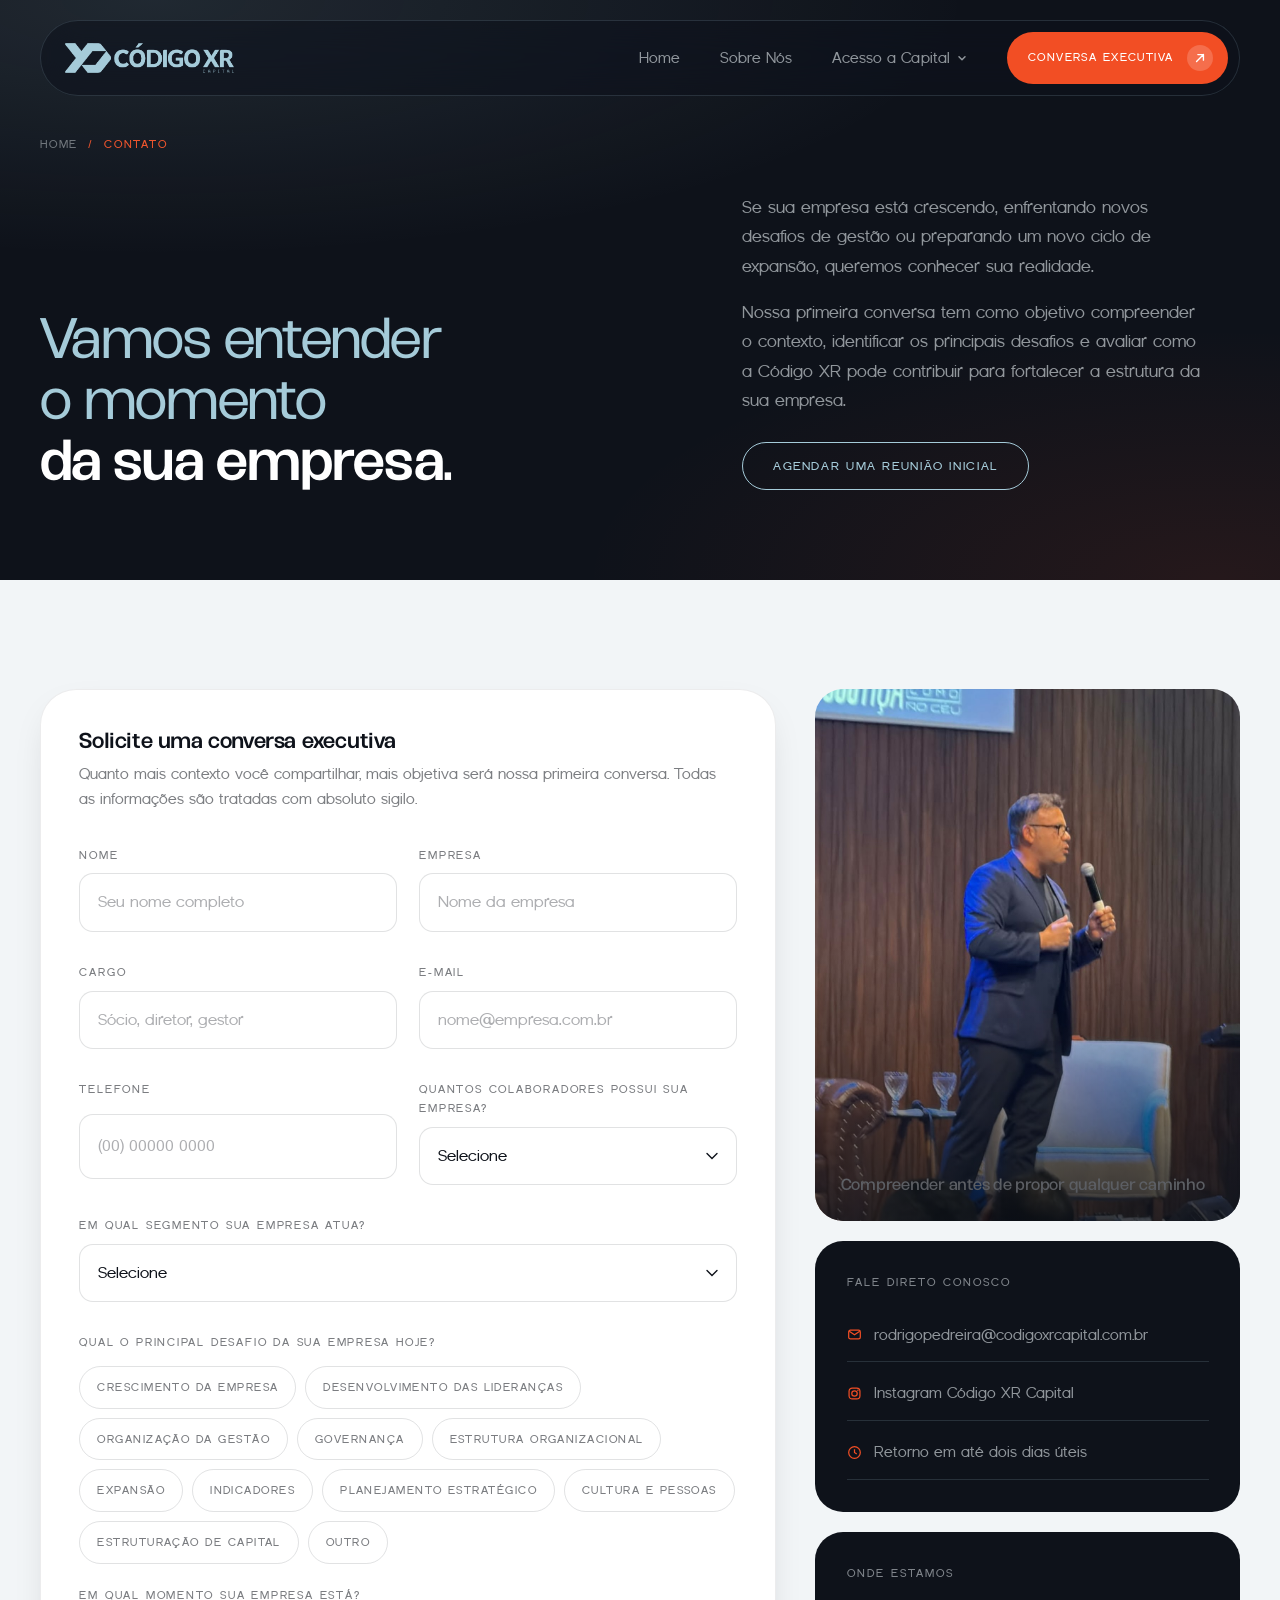
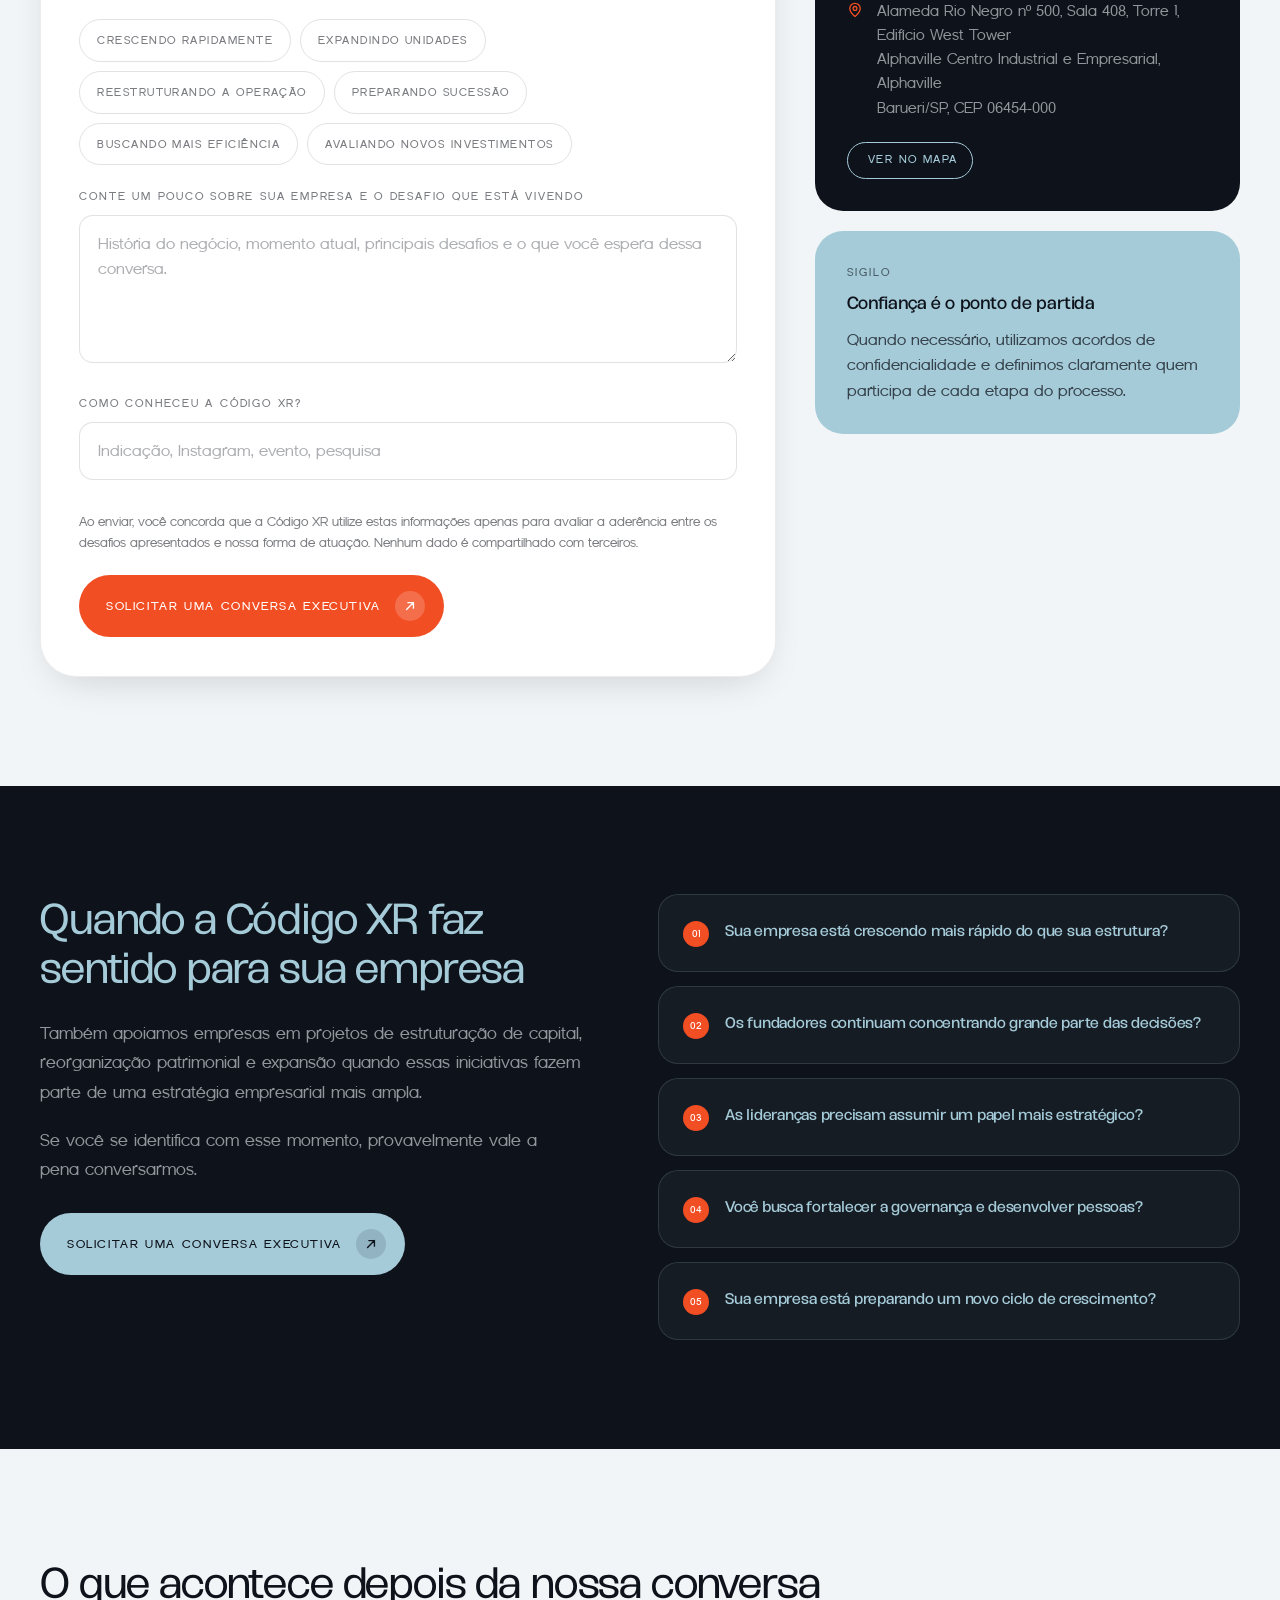
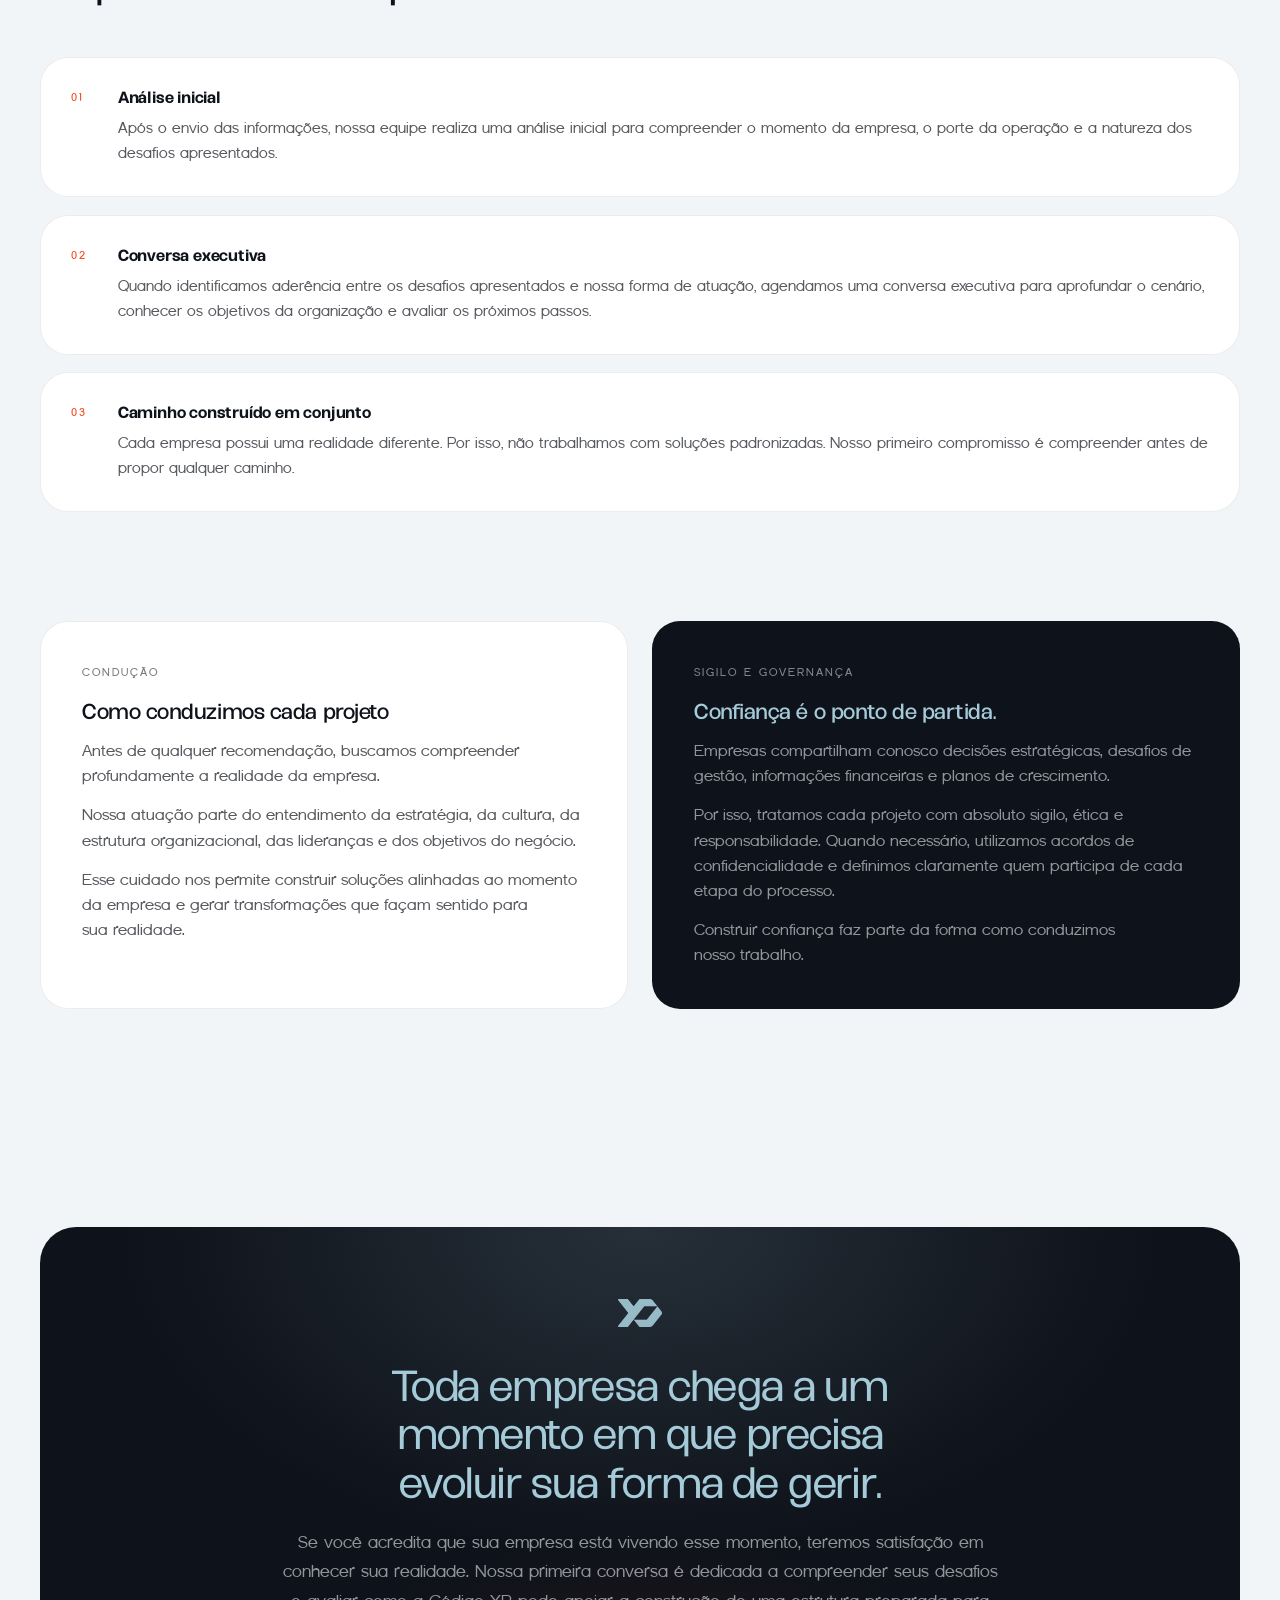
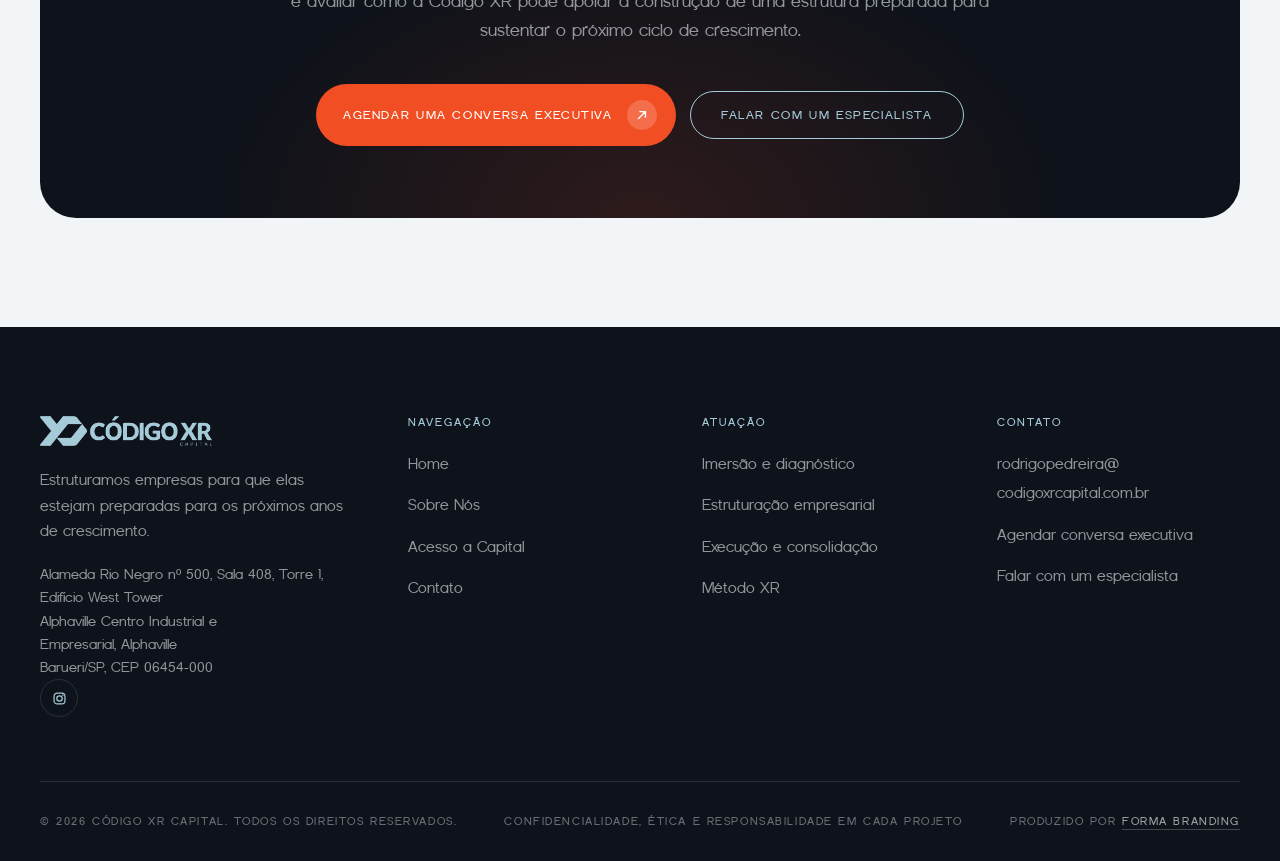
<file: contato.html>
<!DOCTYPE html>
<html lang="pt-BR">
<head>
<!-- Google Tag Manager -->
<script>(function(w,d,s,l,i){w[l]=w[l]||[];w[l].push({'gtm.start':
new Date().getTime(),event:'gtm.js'});var f=d.getElementsByTagName(s)[0],
j=d.createElement(s),dl=l!='dataLayer'?'&l='+l:'';j.async=true;j.src=
'https://www.googletagmanager.com/gtm.js?id='+i+dl;f.parentNode.insertBefore(j,f);
})(window,document,'script','dataLayer','GTM-NKJPB5W9');</script>
<!-- End Google Tag Manager -->
<meta charset="UTF-8">
<meta name="viewport" content="width=device-width, initial-scale=1">
<title>Contato | Agende uma Conversa Executiva com a Código XR</title>
<meta name="description" content="Fale com a Código XR Capital sobre estruturação empresarial, governança e acesso a capital. Escritório em Alphaville, Barueri/SP. Agende uma conversa executiva.">
<meta name="theme-color" content="#0E121A">
<link rel="canonical" href="https://codigoxrcapital.com.br/contato">
<link rel="icon" href="/assets/brand/favicon.png" type="image/png">
<meta property="og:type" content="website">
<meta property="og:title" content="Contato | Código XR Capital">
<meta property="og:description" content="Fale com a Código XR Capital sobre estruturação empresarial, governança e acesso a capital. Escritório em Alphaville, Barueri/SP. Agende uma conversa executiva.">
<meta property="og:url" content="https://codigoxrcapital.com.br/contato">
<meta property="og:site_name" content="Código XR Capital">
<meta property="og:image" content="https://codigoxrcapital.com.br/assets/img/og-codigo-xr.jpg?v=be07aebc">
<meta property="og:image:secure_url" content="https://codigoxrcapital.com.br/assets/img/og-codigo-xr.jpg?v=be07aebc">
<meta property="og:image:type" content="image/jpeg">
<meta property="og:image:width" content="1200">
<meta property="og:image:height" content="630">
<meta property="og:image:alt" content="Código XR Capital">
<meta name="twitter:card" content="summary_large_image">
<meta name="twitter:image" content="https://codigoxrcapital.com.br/assets/img/og-codigo-xr.jpg?v=be07aebc">
<meta property="og:locale" content="pt_BR">
<link rel="preload" as="font" type="font/woff2" href="/assets/fonts/Archetica-Light.woff2" crossorigin>
<link rel="preload" as="font" type="font/woff2" href="/assets/fonts/MaximaNouva-Regular.woff2" crossorigin>
<link rel="stylesheet" href="/assets/css/style.css?v=6f1a8a77">
<script>document.documentElement.className += ' js';</script>
<script type="application/ld+json">
{
  "@context": "https://schema.org",
  "@graph": [
    {
      "@type": "ProfessionalService",
      "@id": "https://codigoxrcapital.com.br/#organizacao",
      "name": "Código XR Capital",
      "alternateName": "Código XR",
      "url": "https://codigoxrcapital.com.br/",
      "logo": "https://codigoxrcapital.com.br/assets/brand/logo-azul.png",
      "image": "https://codigoxrcapital.com.br/assets/img/og-codigo-xr.jpg?v=be07aebc",
      "description": "Consultoria de estruturação empresarial, governança e acesso a capital para empresas familiares e grupos empresariais em crescimento.",
      "email": "rodrigopedreira@codigoxrcapital.com.br",
      "address": {
        "@type": "PostalAddress",
        "streetAddress": "Alameda Rio Negro, 500, Sala 408, Torre 1, Edifício West Tower",
        "addressLocality": "Barueri",
        "addressRegion": "SP",
        "postalCode": "06454-000",
        "addressCountry": "BR"
      },
      "areaServed": {
        "@type": "Country",
        "name": "Brasil"
      },
      "sameAs": [
        "https://www.instagram.com/rodpedreira/"
      ],
      "employee": [
        {
          "@type": "Person",
          "name": "Rodrigo Pedreira",
          "jobTitle": "Inteligência executiva"
        },
        {
          "@type": "Person",
          "name": "Tercilia Pinheiro",
          "jobTitle": "Inteligência executiva"
        }
      ],
      "knowsAbout": [
        "Estruturação empresarial",
        "Governança corporativa",
        "Gestão orientada por indicadores",
        "Desenvolvimento de lideranças",
        "Sucessão em empresas familiares",
        "Acesso a capital",
        "Crédito com garantia de imóvel",
        "Reestruturação de dívidas empresariais"
      ]
    },
    {
      "@type": "ContactPage",
      "@id": "https://codigoxrcapital.com.br/contato#pagina",
      "url": "https://codigoxrcapital.com.br/contato",
      "name": "Contato | Agende uma Conversa Executiva com a Código XR",
      "description": "Fale com a Código XR Capital sobre estruturação empresarial, governança e acesso a capital. Escritório em Alphaville, Barueri/SP. Agende uma conversa executiva.",
      "inLanguage": "pt-BR",
      "isPartOf": {
        "@id": "https://codigoxrcapital.com.br/#site"
      },
      "about": {
        "@id": "https://codigoxrcapital.com.br/#organizacao"
      }
    },
    {
      "@type": "BreadcrumbList",
      "itemListElement": [
        {
          "@type": "ListItem",
          "position": 1,
          "name": "Home",
          "item": "https://codigoxrcapital.com.br/"
        },
        {
          "@type": "ListItem",
          "position": 2,
          "name": "Contato",
          "item": "https://codigoxrcapital.com.br/contato"
        }
      ]
    }
  ]
}
</script>
</head>
<body>
<!-- Google Tag Manager (noscript) -->
<noscript><iframe src="https://www.googletagmanager.com/ns.html?id=GTM-NKJPB5W9"
height="0" width="0" style="display:none;visibility:hidden"></iframe></noscript>
<!-- End Google Tag Manager (noscript) -->

<a class="pular" href="#conteudo">Ir para o conteúdo</a>
<div class="progresso" aria-hidden="true"></div>

<!-- ==================== HEADER ==================== -->
<header class="topo">
  <div class="wrap">
    <div class="topo__barra">
      <a class="topo__logo" href="/" aria-label="Código XR Capital, página inicial">
        <img src="/assets/brand/logo-azul.png" alt="Código XR Capital">
      </a>
      <nav class="nav" aria-label="Navegação principal">
        <a class="nav__link" href="/">Home</a>
        <a class="nav__link" href="/sobre">Sobre Nós</a>
        <div class="nav__item">
          <a class="nav__link nav__link--menu" href="/capital">Acesso a Capital <svg viewBox="0 0 10 10" fill="none" aria-hidden="true"><path d="M2 3.8 5 6.8l3-3" stroke="currentColor" stroke-width="1.5" stroke-linecap="round" stroke-linejoin="round"/></svg></a>
          <div class="submenu">
          <a class="submenu__link" href="/capital#produtos">Produtos financeiros</a>
          <a class="submenu__link" href="/capital#home-equity">Home Equity</a>
          <a class="submenu__link" href="/capital#home-cash">Home Cash</a>
          <span class="submenu__sep" aria-hidden="true"></span>
          <a class="submenu__link" href="/capital#credito-empresarial">Crédito empresarial</a>
          <a class="submenu__link" href="/capital#credito-imobiliario">Crédito imobiliário</a>
          <a class="submenu__link" href="/capital#credito-construcao">Crédito para construção</a>
          <a class="submenu__link" href="/capital#agronegocio">Agronegócio</a>
          <a class="submenu__link" href="/capital#reestruturacao-dividas">Reestruturação de dívidas</a>
          <span class="submenu__sep" aria-hidden="true"></span>
          <a class="submenu__link" href="/capital#estruturadas">Soluções estruturadas</a>
          <a class="submenu__link" href="https://app.teddy360.com.br/#/store/efd0c424-6882-4dab-96a6-a4d4dbcfbdfd/v2" target="_blank" rel="noopener">Simule sua operação</a>
          </div>
        </div>
      </nav>
      <div class="topo__acoes">
        <a class="btn btn--sm" href="#formulario">
          Conversa Executiva
          <span class="btn__seta" aria-hidden="true"><svg viewBox="0 0 14 14" fill="none"><path d="M3 11 11 3M11 3H4.5M11 3v6.5" stroke="currentColor" stroke-width="1.6" stroke-linecap="round" stroke-linejoin="round"/></svg></span>
        </a>
        <button class="menu-btn" type="button" aria-label="Abrir menu" aria-expanded="false" aria-controls="drawer">
          <span></span><span></span><span></span>
        </button>
      </div>
    </div>
  </div>
</header>

<div class="drawer" id="drawer">
  <nav class="drawer__nav" aria-label="Navegação mobile">
    <a class="drawer__link" style="--i:0" href="/">Home</a>
    <a class="drawer__link" style="--i:1" href="/sobre">Sobre Nós</a>
    <a class="drawer__link" style="--i:2" href="/capital">Acesso a Capital</a>
    <div class="drawer__sub" style="--i:3">
      <a href="/capital#produtos">Produtos financeiros</a>
      <a href="/capital#home-equity">Home Equity</a>
      <a href="/capital#home-cash">Home Cash</a>
      <a href="/capital#credito-empresarial">Crédito empresarial</a>
      <a href="/capital#credito-imobiliario">Crédito imobiliário</a>
      <a href="/capital#credito-construcao">Crédito para construção</a>
      <a href="/capital#agronegocio">Agronegócio</a>
      <a href="/capital#reestruturacao-dividas">Reestruturação de dívidas</a>
      <a href="/capital#estruturadas">Soluções estruturadas</a>
      <a href="https://app.teddy360.com.br/#/store/efd0c424-6882-4dab-96a6-a4d4dbcfbdfd/v2" target="_blank" rel="noopener">Simule sua operação</a>
    </div>
  </nav>
  <div class="drawer__rodape">
    <a class="btn btn--bloco" href="#formulario">
      Agendar uma Conversa Executiva
      <span class="btn__seta" aria-hidden="true"><svg viewBox="0 0 14 14" fill="none"><path d="M3 11 11 3M11 3H4.5M11 3v6.5" stroke="currentColor" stroke-width="1.6" stroke-linecap="round" stroke-linejoin="round"/></svg></span>
    </a>
    <p class="drawer__contato">
      <a href="mailto:rodrigopedreira@codigoxrcapital.com.br">rodrigopedreira@<wbr>codigoxrcapital.com.br</a><br>
      Estruturação empresarial, governança e capital
    </p>
  </div>
</div>

<main id="conteudo">

  <!-- ==================== DOBRA 1: HERO ==================== -->
  <section class="hero-pagina">
    <div class="wrap">
      <nav class="migalhas" aria-label="Você está em">
        <a href="/">Home</a> <span aria-hidden="true">/</span> <span>Contato</span>
      </nav>
      <div class="hero-pagina__grid">
        <div>
          <h1 class="hero-pagina__titulo">
            <span data-fatiar>Vamos entender o momento</span>
            <strong data-fatiar>da sua empresa.</strong>
          </h1>
        </div>
        <div class="hero-pagina__texto" data-grupo=".1">
          <p data-anima="sobe">Se sua empresa está crescendo, enfrentando novos desafios de gestão ou preparando um novo ciclo de expansão, queremos conhecer sua realidade.</p>
          <p data-anima="sobe">Nossa primeira conversa tem como objetivo compreender o contexto, identificar os principais desafios e avaliar como a Código XR pode contribuir para fortalecer a estrutura da sua empresa.</p>
          <div class="grupo-btn" style="margin-top:28px" data-anima="sobe">
            <a class="btn btn--linha" href="#formulario">Agendar uma reunião inicial</a>
          </div>
        </div>
      </div>
    </div>
  </section>

  <!-- ==================== FORMULÁRIO ==================== -->
  <section class="secao" id="formulario">
    <div class="wrap">
      <div class="contato-grid">

        <div class="contato-form" data-anima="sobe">
          <h2 class="contato-form__titulo">Solicite uma conversa executiva</h2>
          <p class="contato-form__intro">Quanto mais contexto você compartilhar, mais objetiva será nossa primeira conversa. Todas as informações são tratadas com absoluto sigilo.</p>

          <div class="form-status" role="status" aria-live="polite"></div>

          <form class="form" action="/enviar.php" method="post" data-form novalidate>
            <!-- controle: armadilha para robô e carimbo de tempo -->
            <p class="armadilha" aria-hidden="true"><label>Deixe este campo vazio
              <input type="text" name="website" tabindex="-1" autocomplete="off"></label></p>
            <input type="hidden" name="formulario" value="Conversa Executiva">
            <input type="hidden" name="pagina" value="Contato">
            <input type="hidden" name="carimbo" data-carimbo value="">

            <div class="form__linha">
              <div class="campo">
                <label for="nome">Nome</label>
                <input type="text" id="nome" name="nome" placeholder="Seu nome completo" autocomplete="name" required data-erro="Informe seu nome.">
                <span class="campo__aviso"></span>
              </div>
              <div class="campo">
                <label for="empresa">Empresa</label>
                <input type="text" id="empresa" name="empresa" placeholder="Nome da empresa" autocomplete="organization" required data-erro="Informe o nome da empresa.">
                <span class="campo__aviso"></span>
              </div>
            </div>

            <div class="form__linha">
              <div class="campo">
                <label for="cargo">Cargo</label>
                <input type="text" id="cargo" name="cargo" placeholder="Sócio, diretor, gestor" autocomplete="organization-title" required data-erro="Informe seu cargo.">
                <span class="campo__aviso"></span>
              </div>
              <div class="campo">
                <label for="email">E-mail</label>
                <input type="email" id="email" name="email" placeholder="nome@empresa.com.br" autocomplete="email" required data-erro="Informe um e-mail válido.">
                <span class="campo__aviso"></span>
              </div>
            </div>

            <div class="form__linha">
              <div class="campo">
                <label for="telefone">Telefone</label>
                <input type="tel" id="telefone" name="telefone" placeholder="(00) 00000 0000" autocomplete="tel" required data-erro="Informe um telefone para contato.">
                <span class="campo__aviso"></span>
              </div>
              <div class="campo">
                <label for="colaboradores">Quantos colaboradores possui sua empresa?</label>
                <select id="colaboradores" name="colaboradores" required data-erro="Selecione uma faixa.">
                  <option value="" selected disabled>Selecione</option>
                  <option>Até 50</option>
                  <option>50 a 100</option>
                  <option>100 a 300</option>
                  <option>300 a 500</option>
                  <option>Acima de 500</option>
                </select>
                <span class="campo__aviso"></span>
              </div>
            </div>

            <div class="campo">
              <label for="segmento">Em qual segmento sua empresa atua?</label>
              <select id="segmento" name="segmento" required data-erro="Selecione um segmento.">
                <option value="" selected disabled>Selecione</option>
                <option>Agronegócio</option>
                <option>Indústria</option>
                <option>Distribuição</option>
                <option>Construção</option>
                <option>Serviços</option>
                <option>Outro</option>
              </select>
              <span class="campo__aviso"></span>
            </div>

            <fieldset class="campo" style="border:0">
              <legend style="font-family:var(--f-cta);font-size:var(--t-micro);letter-spacing:.16em;text-transform:uppercase;color:var(--tinta-55);margin-bottom:14px">Qual o principal desafio da sua empresa hoje?</legend>
              <div class="opcoes">
                <label class="opcao"><input type="radio" name="desafio" value="Crescimento da empresa"><span>Crescimento da empresa</span></label>
                <label class="opcao"><input type="radio" name="desafio" value="Desenvolvimento das lideranças"><span>Desenvolvimento das lideranças</span></label>
                <label class="opcao"><input type="radio" name="desafio" value="Organização da gestão"><span>Organização da gestão</span></label>
                <label class="opcao"><input type="radio" name="desafio" value="Governança"><span>Governança</span></label>
                <label class="opcao"><input type="radio" name="desafio" value="Estrutura organizacional"><span>Estrutura organizacional</span></label>
                <label class="opcao"><input type="radio" name="desafio" value="Expansão"><span>Expansão</span></label>
                <label class="opcao"><input type="radio" name="desafio" value="Indicadores"><span>Indicadores</span></label>
                <label class="opcao"><input type="radio" name="desafio" value="Planejamento estratégico"><span>Planejamento estratégico</span></label>
                <label class="opcao"><input type="radio" name="desafio" value="Cultura e pessoas"><span>Cultura e pessoas</span></label>
                <label class="opcao"><input type="radio" name="desafio" value="Estruturação de Capital"><span>Estruturação de Capital</span></label>
                <label class="opcao"><input type="radio" name="desafio" value="Outro"><span>Outro</span></label>
              </div>
            </fieldset>

            <fieldset class="campo" style="border:0">
              <legend style="font-family:var(--f-cta);font-size:var(--t-micro);letter-spacing:.16em;text-transform:uppercase;color:var(--tinta-55);margin-bottom:14px">Em qual momento sua empresa está?</legend>
              <div class="opcoes">
                <label class="opcao"><input type="radio" name="momento" value="Crescendo rapidamente"><span>Crescendo rapidamente</span></label>
                <label class="opcao"><input type="radio" name="momento" value="Expandindo unidades"><span>Expandindo unidades</span></label>
                <label class="opcao"><input type="radio" name="momento" value="Reestruturando a operação"><span>Reestruturando a operação</span></label>
                <label class="opcao"><input type="radio" name="momento" value="Preparando sucessão"><span>Preparando sucessão</span></label>
                <label class="opcao"><input type="radio" name="momento" value="Buscando mais eficiência"><span>Buscando mais eficiência</span></label>
                <label class="opcao"><input type="radio" name="momento" value="Avaliando novos investimentos"><span>Avaliando novos investimentos</span></label>
              </div>
            </fieldset>

            <div class="campo">
              <label for="mensagem">Conte um pouco sobre sua empresa e o desafio que está vivendo</label>
              <textarea id="mensagem" name="mensagem" placeholder="História do negócio, momento atual, principais desafios e o que você espera dessa conversa." required data-erro="Conte um pouco sobre o momento da empresa."></textarea>
              <span class="campo__aviso"></span>
            </div>

            <div class="campo">
              <label for="origem">Como conheceu a Código XR?</label>
              <input type="text" id="origem" name="origem" placeholder="Indicação, Instagram, evento, pesquisa">
              <span class="campo__aviso"></span>
            </div>

            <p class="form__nota">Ao enviar, você concorda que a Código XR utilize estas informações apenas para avaliar a aderência entre os desafios apresentados e nossa forma de atuação. Nenhum dado é compartilhado com terceiros.</p>

            <div class="grupo-btn">
              <button class="btn" type="submit">
                Solicitar uma Conversa Executiva
                <span class="btn__seta" aria-hidden="true"><svg viewBox="0 0 14 14" fill="none"><path d="M3 11 11 3M11 3H4.5M11 3v6.5" stroke="currentColor" stroke-width="1.6" stroke-linecap="round" stroke-linejoin="round"/></svg></span>
              </button>
            </div>
          </form>
        </div>

        <aside class="contato-lado">
          <figure class="contato-foto" data-anima="escala">
            <img src="/assets/img/xr-retrato-contato.jpg" alt="Rodrigo Pedreira, da Código XR Capital" loading="lazy" width="1200" height="1500">
            <figcaption>Compreender antes de propor qualquer caminho</figcaption>
          </figure>

          <div class="card card--escuro" data-anima="sobe">
            <span class="card__rotulo">Fale direto conosco</span>
            <div class="contato-dados" style="margin-top:16px">
              <a href="mailto:rodrigopedreira@codigoxrcapital.com.br">
                <svg viewBox="0 0 16 16" fill="none" stroke="currentColor" stroke-width="1.3" aria-hidden="true"><rect x="1.8" y="3.4" width="12.4" height="9.2" rx="1.8"/><path d="m2.4 4.6 5.6 3.8 5.6-3.8"/></svg>
                rodrigopedreira@<wbr>codigoxrcapital.com.br
              </a>
              <a href="https://www.instagram.com/rodpedreira/" target="_blank" rel="noopener">
                <svg viewBox="0 0 16 16" fill="none" stroke="currentColor" stroke-width="1.3" aria-hidden="true"><rect x="2.2" y="2.2" width="11.6" height="11.6" rx="3.4"/><circle cx="8" cy="8" r="2.9"/><circle cx="11.6" cy="4.4" r=".8" fill="currentColor" stroke="none"/></svg>
                Instagram Código XR Capital
              </a>
              <span>
                <svg viewBox="0 0 16 16" fill="none" stroke="currentColor" stroke-width="1.3" aria-hidden="true"><circle cx="8" cy="8" r="6.2"/><path d="M8 4.4V8l2.4 1.6"/></svg>
                Retorno em até dois dias úteis
              </span>
            </div>
          </div>

          <div class="card card--escuro" data-anima="sobe">
            <span class="card__rotulo">Onde estamos</span>
            <div class="endereco" style="margin-top:16px;color:var(--claro-60)">
              <svg viewBox="0 0 16 16" fill="none" stroke="currentColor" stroke-width="1.3" aria-hidden="true"><path d="M8 14.5s5.2-4.4 5.2-8a5.2 5.2 0 1 0-10.4 0c0 3.6 5.2 8 5.2 8Z"/><circle cx="8" cy="6.4" r="1.9"/></svg>
              <span>
                Alameda Rio Negro nº 500, Sala 408, Torre 1, Edifício West Tower<br>
                Alphaville Centro Industrial e Empresarial, Alphaville<br>
                Barueri/SP, CEP 06454-000
              </span>
            </div>
            <div class="grupo-btn" style="margin-top:22px">
              <a class="btn btn--linha btn--sm" href="https://www.google.com/maps/search/?api=1&amp;query=Alameda%20Rio%20Negro%20500%20Torre%201%20West%20Tower%20Alphaville%20Barueri%20SP" target="_blank" rel="noopener">Ver no mapa</a>
            </div>
          </div>

          <div class="card card--azul" data-anima="sobe">
            <span class="card__rotulo">Sigilo</span>
            <h3 class="card__titulo" style="font-size:1.15rem;margin-top:10px">Confiança é o ponto de partida</h3>
            <p class="card__texto">Quando necessário, utilizamos acordos de confidencialidade e definimos claramente quem participa de cada etapa do processo.</p>
          </div>
        </aside>

      </div>
    </div>
  </section>

  <!-- ==================== DOBRA 2: QUANDO FAZ SENTIDO ==================== -->
  <section class="secao secao--escura">
    <div class="wrap">
      <div class="duas-colunas">
        <div>
          <h2 class="h2" data-fatiar>Quando a Código XR faz sentido para sua empresa</h2>
          <p class="texto" data-anima="sobe">Também apoiamos empresas em projetos de estruturação de capital, reorganização patrimonial e expansão quando essas iniciativas fazem parte de uma estratégia empresarial mais ampla.</p>
          <p class="texto" data-anima="sobe">Se você se identifica com esse momento, provavelmente vale a pena conversarmos.</p>
          <div class="grupo-btn" style="margin-top:30px" data-anima="sobe">
            <a class="btn btn--azul" href="#formulario">
              Solicitar uma Conversa Executiva
              <span class="btn__seta" aria-hidden="true"><svg viewBox="0 0 14 14" fill="none"><path d="M3 11 11 3M11 3H4.5M11 3v6.5" stroke="currentColor" stroke-width="1.6" stroke-linecap="round" stroke-linejoin="round"/></svg></span>
            </a>
          </div>
        </div>

        <div class="perguntas" data-grupo=".08">
          <p class="pergunta" data-anima="direita"><span aria-hidden="true">01</span> Sua empresa está crescendo mais rápido do que sua estrutura?</p>
          <p class="pergunta" data-anima="direita"><span aria-hidden="true">02</span> Os fundadores continuam concentrando grande parte das decisões?</p>
          <p class="pergunta" data-anima="direita"><span aria-hidden="true">03</span> As lideranças precisam assumir um papel mais estratégico?</p>
          <p class="pergunta" data-anima="direita"><span aria-hidden="true">04</span> Você busca fortalecer a governança e desenvolver pessoas?</p>
          <p class="pergunta" data-anima="direita"><span aria-hidden="true">05</span> Sua empresa está preparando um novo ciclo de crescimento?</p>
        </div>
      </div>
    </div>
  </section>

  <!-- ==================== DOBRA 3: O QUE ACONTECE DEPOIS ==================== -->
  <section class="secao">
    <div class="wrap">
      <div class="cabecalho-secao" style="margin-bottom:clamp(32px,4vw,50px)">
        <h2 class="h2" data-fatiar>O que acontece depois da nossa conversa</h2>
      </div>

      <div class="passos" data-grupo=".1">
        <article class="passo" data-anima="sobe">
          <h3>Análise inicial</h3>
          <p>Após o envio das informações, nossa equipe realiza uma análise inicial para compreender o momento da empresa, o porte da operação e a natureza dos desafios apresentados.</p>
        </article>
        <article class="passo" data-anima="sobe">
          <h3>Conversa executiva</h3>
          <p>Quando identificamos aderência entre os desafios apresentados e nossa forma de atuação, agendamos uma conversa executiva para aprofundar o cenário, conhecer os objetivos da organização e avaliar os próximos passos.</p>
        </article>
        <article class="passo" data-anima="sobe">
          <h3>Caminho construído em conjunto</h3>
          <p>Cada empresa possui uma realidade diferente. Por isso, não trabalhamos com soluções padronizadas. Nosso primeiro compromisso é compreender antes de propor qualquer caminho.</p>
        </article>
      </div>
    </div>
  </section>

  <!-- ==================== DOBRA 4 E 5: CONDUÇÃO E CONFIANÇA ==================== -->
  <section class="secao secao--topo">
    <div class="wrap">
      <div class="grid grid--2" style="gap:clamp(16px,2vw,24px)" data-grupo=".12">

        <article class="card" style="padding:clamp(28px,3.2vw,46px)" data-anima="sobe">
          <span class="card__rotulo">Condução</span>
          <h3 class="card__titulo" style="margin-top:16px">Como conduzimos cada projeto</h3>
          <p class="card__texto">Antes de qualquer recomendação, buscamos compreender profundamente a realidade da empresa.</p>
          <p class="card__texto">Nossa atuação parte do entendimento da estratégia, da cultura, da estrutura organizacional, das lideranças e dos objetivos do negócio.</p>
          <p class="card__texto">Esse cuidado nos permite construir soluções alinhadas ao momento da empresa e gerar transformações que façam sentido para sua realidade.</p>
        </article>

        <article class="card card--escuro" style="padding:clamp(28px,3.2vw,46px)" data-anima="sobe">
          <span class="card__rotulo">Sigilo e governança</span>
          <h3 class="card__titulo" style="margin-top:16px">Confiança é o ponto de partida.</h3>
          <p class="card__texto">Empresas compartilham conosco decisões estratégicas, desafios de gestão, informações financeiras e planos de crescimento.</p>
          <p class="card__texto">Por isso, tratamos cada projeto com absoluto sigilo, ética e responsabilidade. Quando necessário, utilizamos acordos de confidencialidade e definimos claramente quem participa de cada etapa do processo.</p>
          <p class="card__texto">Construir confiança faz parte da forma como conduzimos nosso trabalho.</p>
        </article>

      </div>
    </div>
  </section>

  <!-- ==================== DOBRA 6: CTA FINAL ==================== -->
  <section class="secao secao--fecho">
    <div class="wrap">
      <div class="cta-final" data-anima="escala">
        <div class="cta-final__conteudo">
          <img class="cta-final__icone" src="/assets/brand/icone-azul.png" alt="" aria-hidden="true" width="44" height="28">
          <h2 class="h2" data-fatiar>Toda empresa chega a um momento em que precisa evoluir sua forma de gerir.</h2>
          <p class="texto" data-anima="sobe">Se você acredita que sua empresa está vivendo esse momento, teremos satisfação em conhecer sua realidade. Nossa primeira conversa é dedicada a compreender seus desafios e avaliar como a Código XR pode apoiar a construção de uma estrutura preparada para sustentar o próximo ciclo de crescimento.</p>
          <div class="grupo-btn" data-anima="sobe">
            <a class="btn" href="#formulario">
              Agendar uma Conversa Executiva
              <span class="btn__seta" aria-hidden="true"><svg viewBox="0 0 14 14" fill="none"><path d="M3 11 11 3M11 3H4.5M11 3v6.5" stroke="currentColor" stroke-width="1.6" stroke-linecap="round" stroke-linejoin="round"/></svg></span>
            </a>
            <a class="btn btn--linha" href="mailto:rodrigopedreira@codigoxrcapital.com.br">Falar com um Especialista</a>
          </div>
        </div>
      </div>
    </div>
  </section>

</main>

<!-- ==================== RODAPÉ ==================== -->
<footer class="rodape">
  <div class="wrap">
    <div class="rodape__grid">
      <div>
        <a class="rodape__logo" href="/" aria-label="Código XR Capital">
          <img src="/assets/brand/logo-azul.png" alt="Código XR Capital" width="1214" height="212" loading="lazy">
        </a>
        <p class="rodape__sobre">Estruturamos empresas para que elas estejam preparadas para os próximos anos de crescimento.</p>
        <p class="rodape__endereco">
          Alameda Rio Negro nº 500, Sala 408, Torre 1, Edifício West Tower<br>
          Alphaville Centro Industrial e Empresarial, Alphaville<br>
          Barueri/SP, CEP 06454-000
        </p>
        <div class="sociais">
          <a href="https://www.instagram.com/rodpedreira/" target="_blank" rel="noopener" aria-label="Instagram da Código XR Capital"><svg viewBox="0 0 16 16" fill="none" stroke="currentColor" stroke-width="1.3"><rect x="2.2" y="2.2" width="11.6" height="11.6" rx="3.4"/><circle cx="8" cy="8" r="2.9"/><circle cx="11.6" cy="4.4" r=".8" fill="currentColor" stroke="none"/></svg></a>
        </div>
      </div>

      <div>
        <h4>Navegação</h4>
        <ul class="rodape__lista">
          <li><a href="/">Home</a></li>
          <li><a href="/sobre">Sobre Nós</a></li>
          <li><a href="/capital">Acesso a Capital</a></li>
          <li><a href="/contato">Contato</a></li>
        </ul>
      </div>

      <div>
        <h4>Atuação</h4>
        <ul class="rodape__lista">
          <li><a href="/#atuacao">Imersão e diagnóstico</a></li>
          <li><a href="/#atuacao">Estruturação empresarial</a></li>
          <li><a href="/#atuacao">Execução e consolidação</a></li>
          <li><a href="/sobre#metodo">Método XR</a></li>
        </ul>
      </div>

      <div>
        <h4>Contato</h4>
        <ul class="rodape__lista">
          <li><a href="mailto:rodrigopedreira@codigoxrcapital.com.br">rodrigopedreira@<wbr>codigoxrcapital.com.br</a></li>
          <li><a href="#formulario">Agendar conversa executiva</a></li>
          <li><a href="mailto:rodrigopedreira@codigoxrcapital.com.br">Falar com um especialista</a></li>
        </ul>
      </div>
    </div>

    <div class="rodape__base">
      <span>&copy; <span data-ano>2026</span> Código XR Capital. Todos os direitos reservados.</span>
      <span>Confidencialidade, ética e responsabilidade em cada projeto</span>
      <span class="rodape__creditos">Produzido por <a href="https://formabranding.com.br/" target="_blank" rel="noopener">Forma Branding</a></span>
    </div>
  </div>
</footer>

<button class="ao-topo" type="button" aria-label="Voltar ao topo">
  <svg viewBox="0 0 16 16" fill="none"><path d="M8 13V3m0 0L4 7m4-4 4 4" stroke="currentColor" stroke-width="1.5" stroke-linecap="round" stroke-linejoin="round"/></svg>
</button>

<script src="/assets/js/main.js?v=f2d96b06"></script>
</body>
</html>
</file>
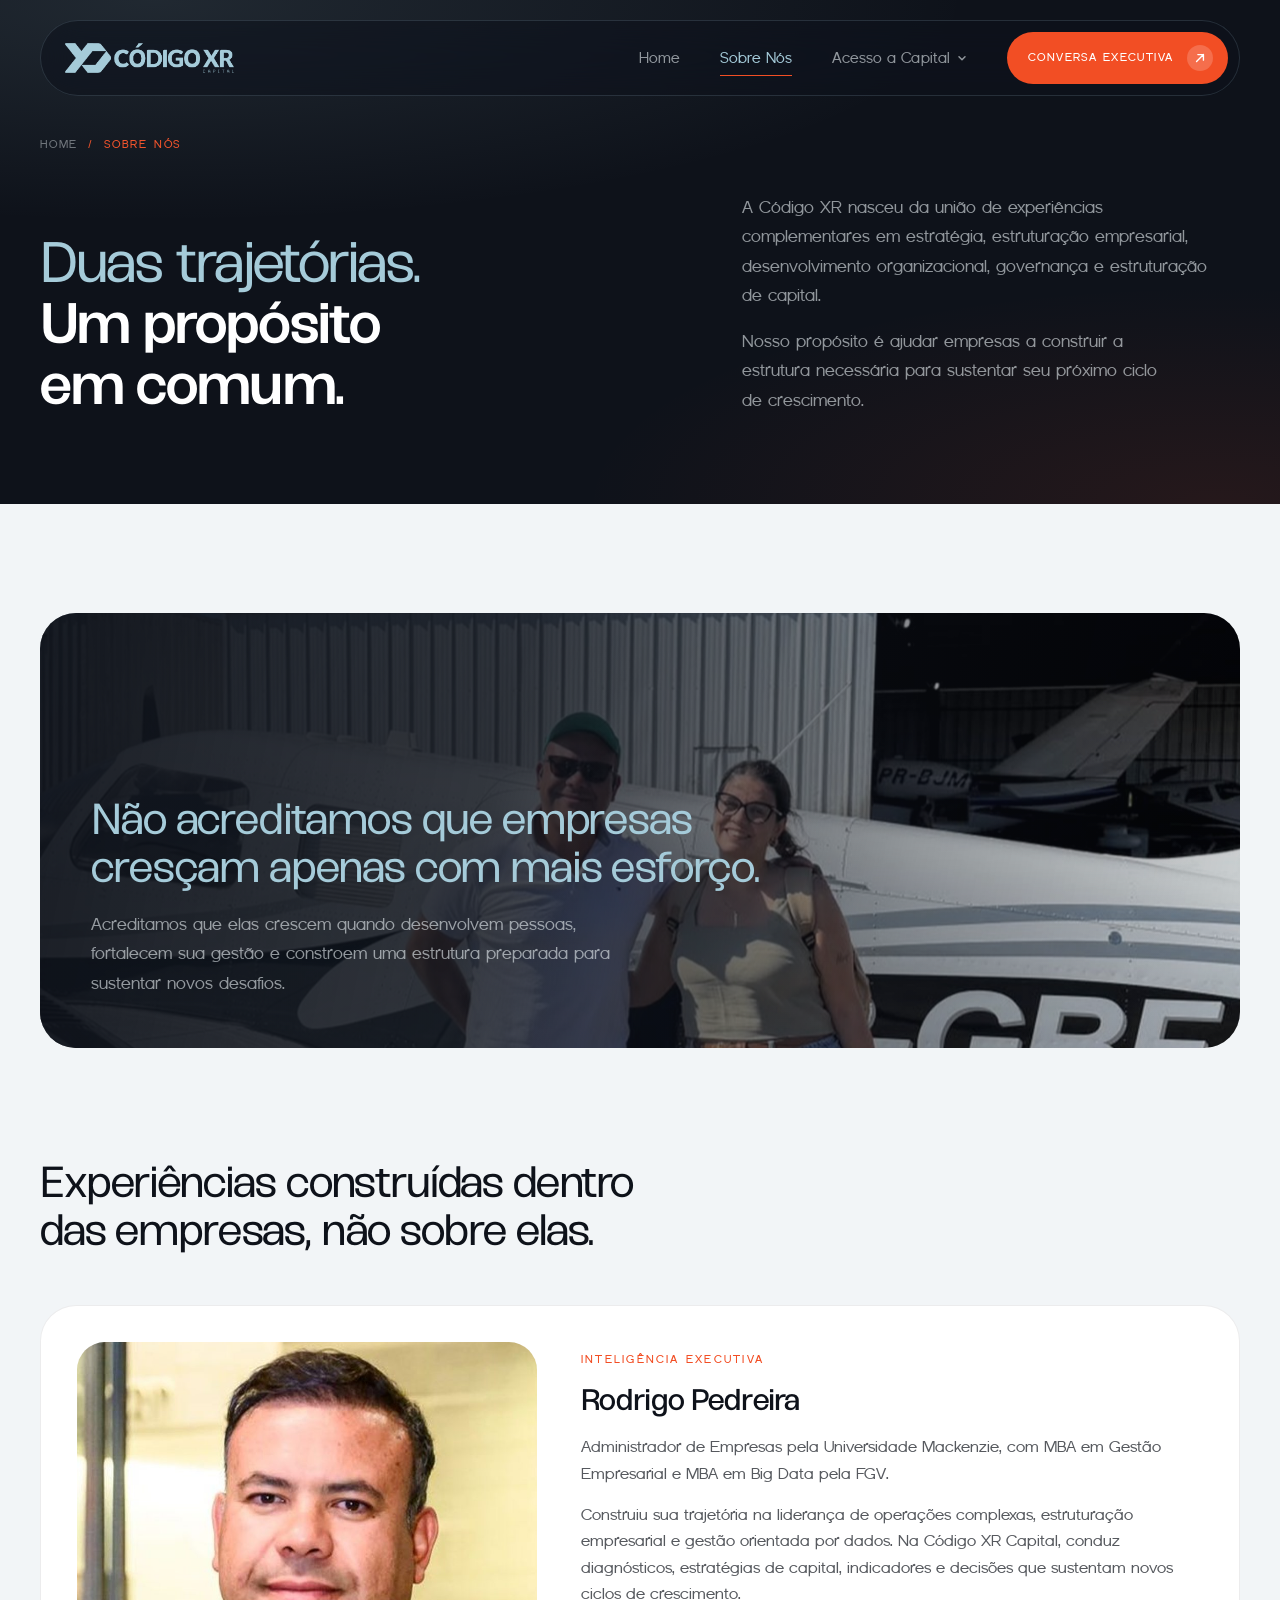
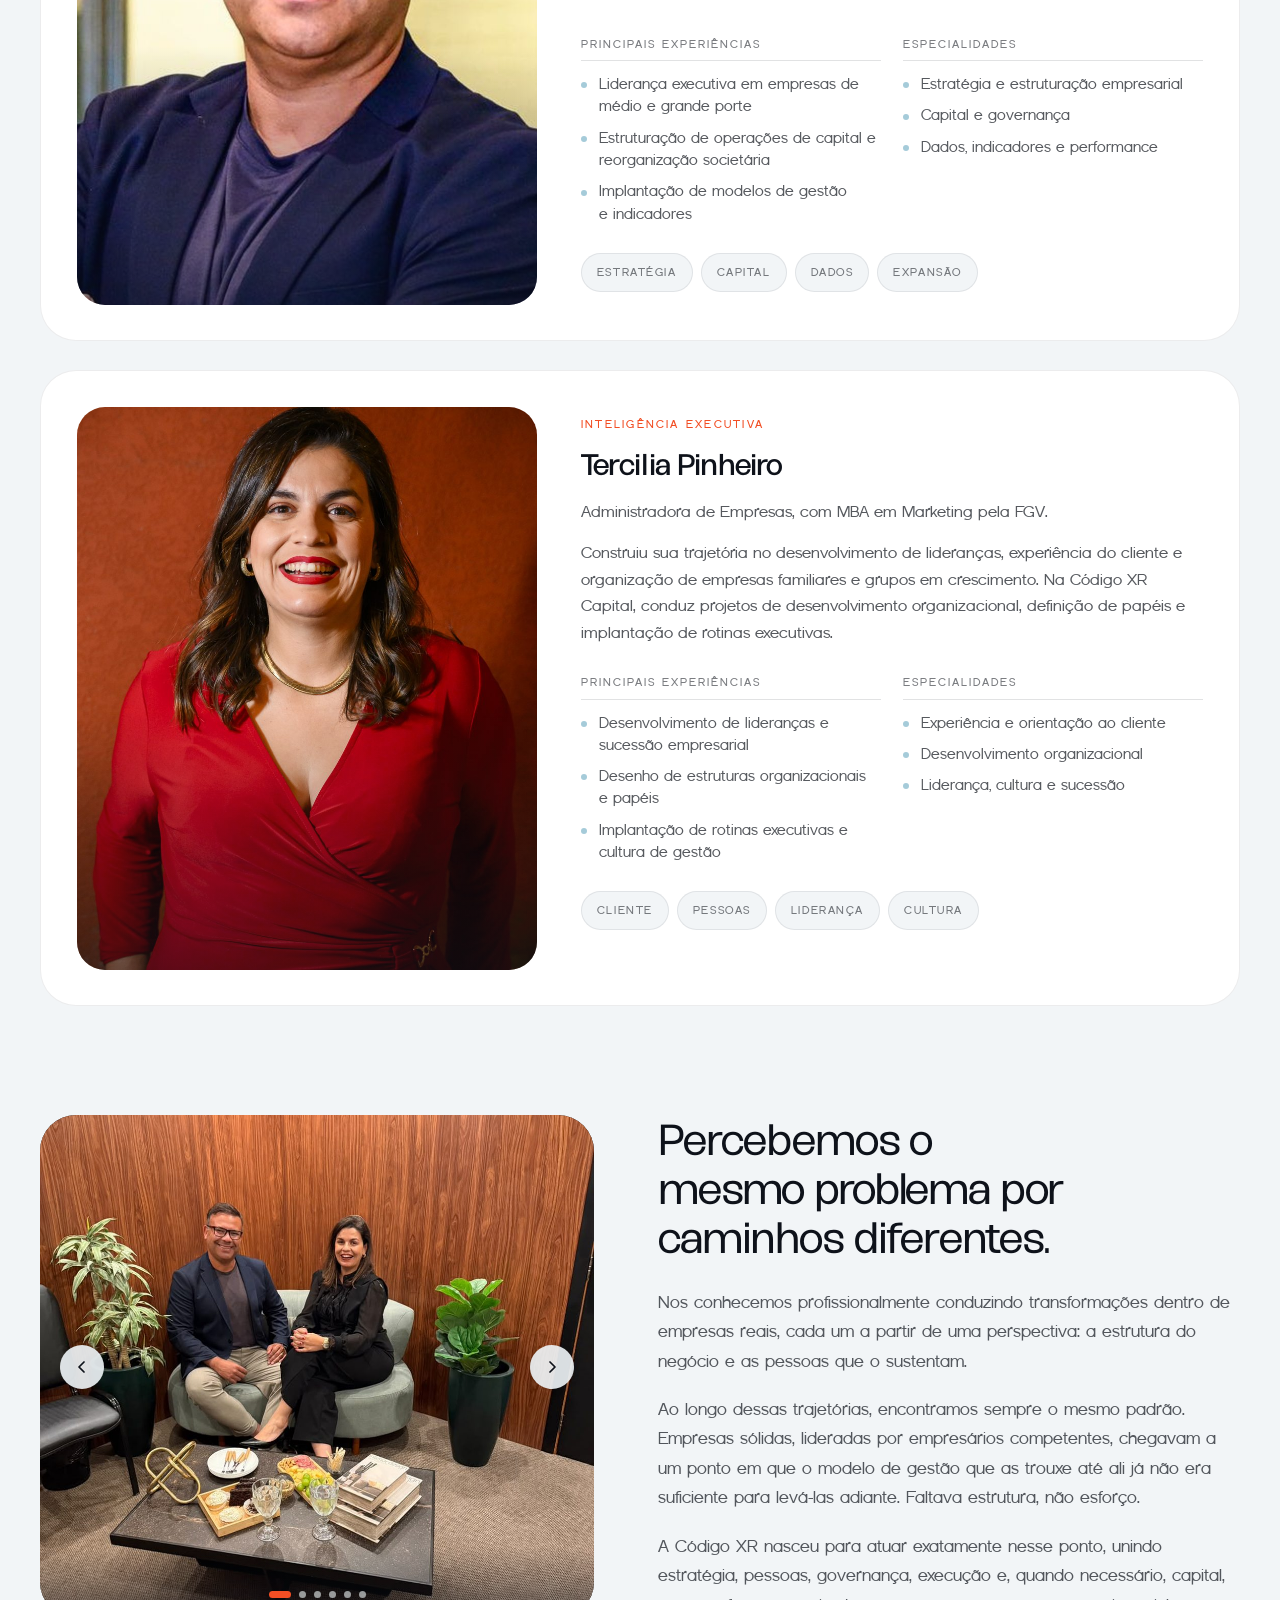
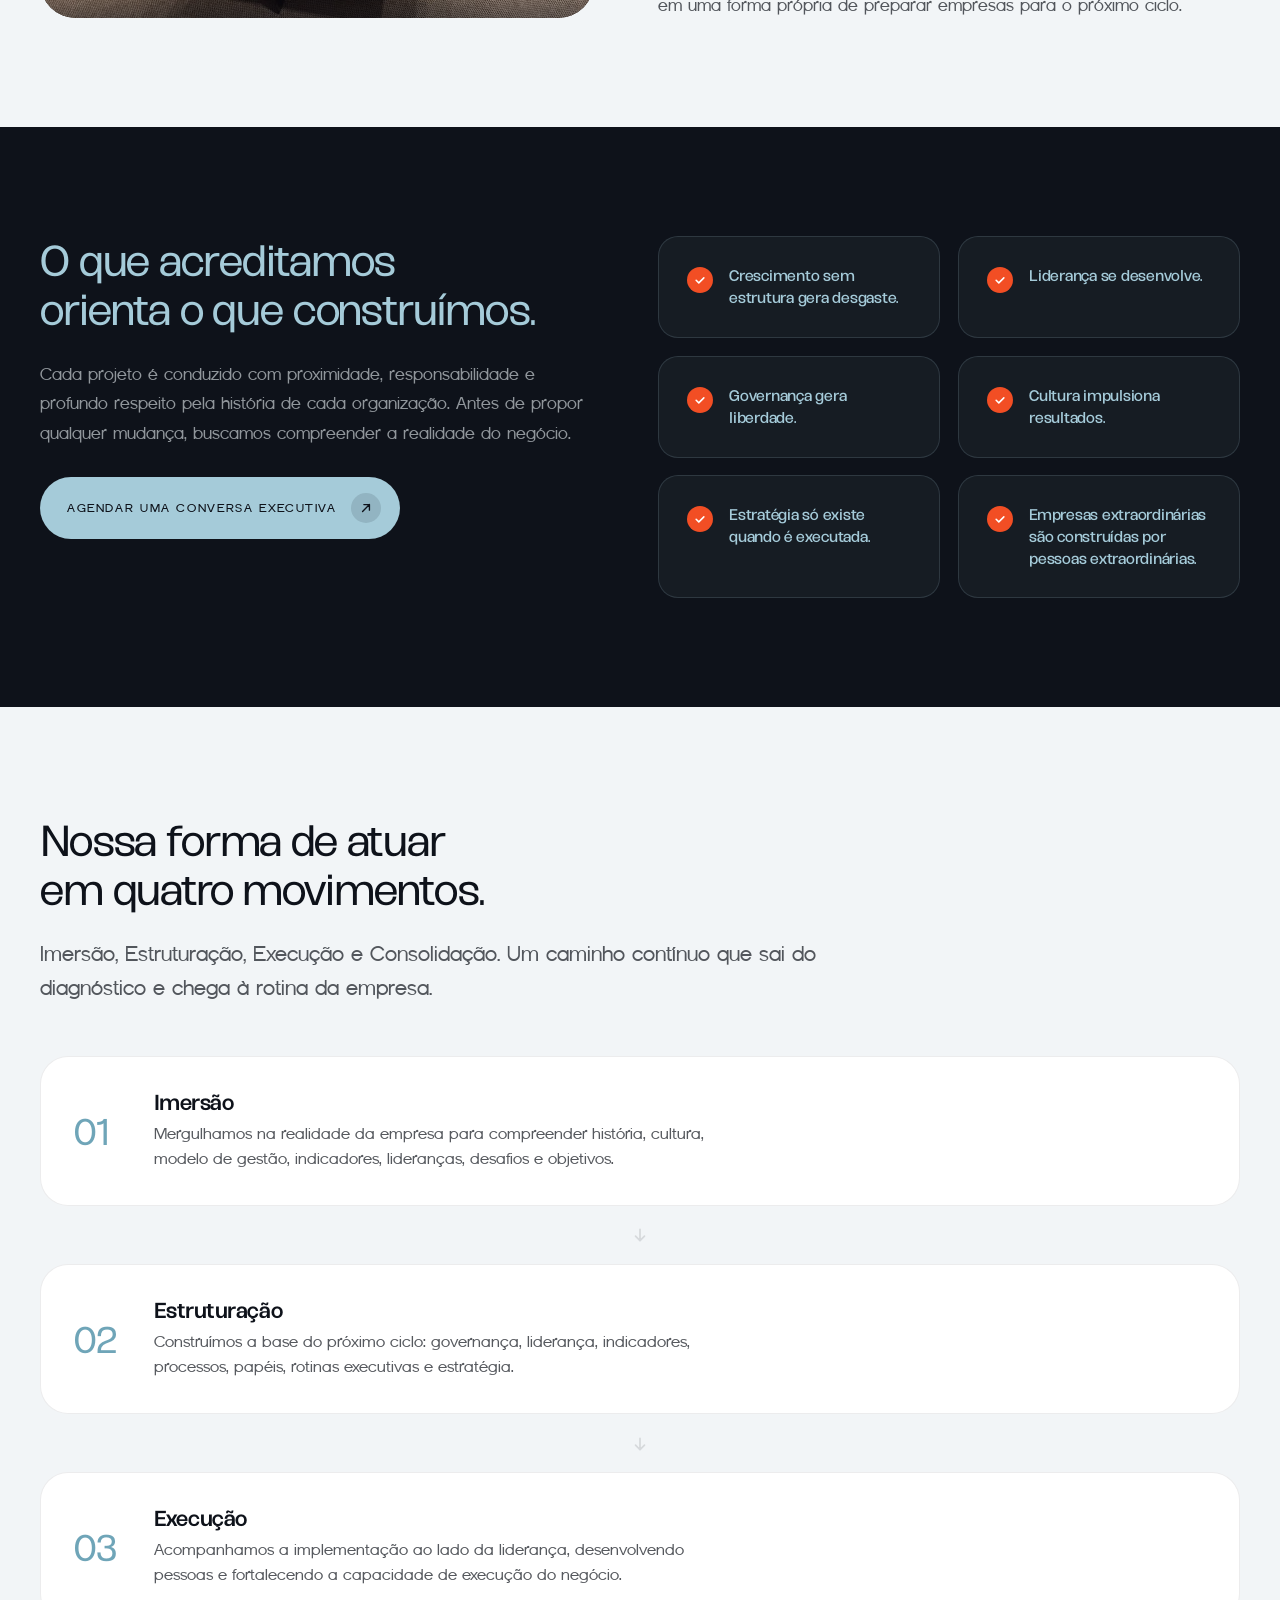
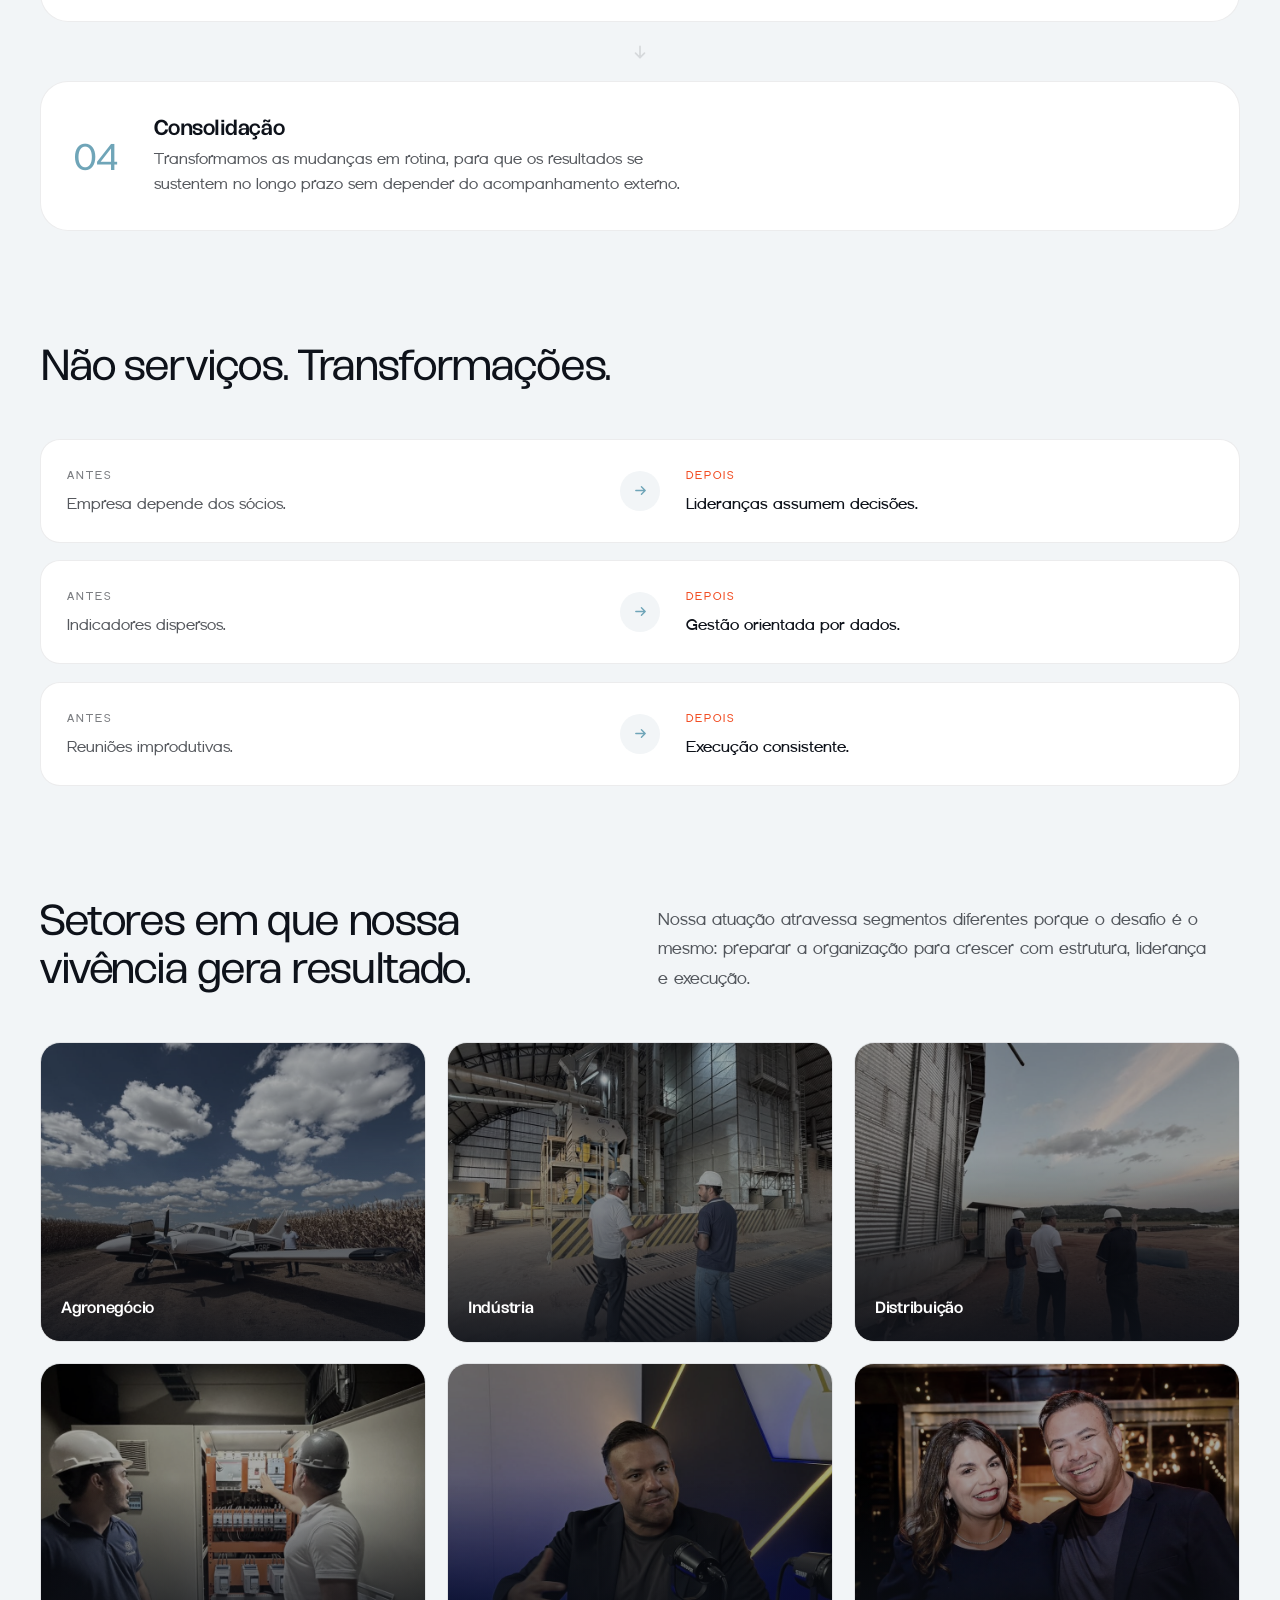
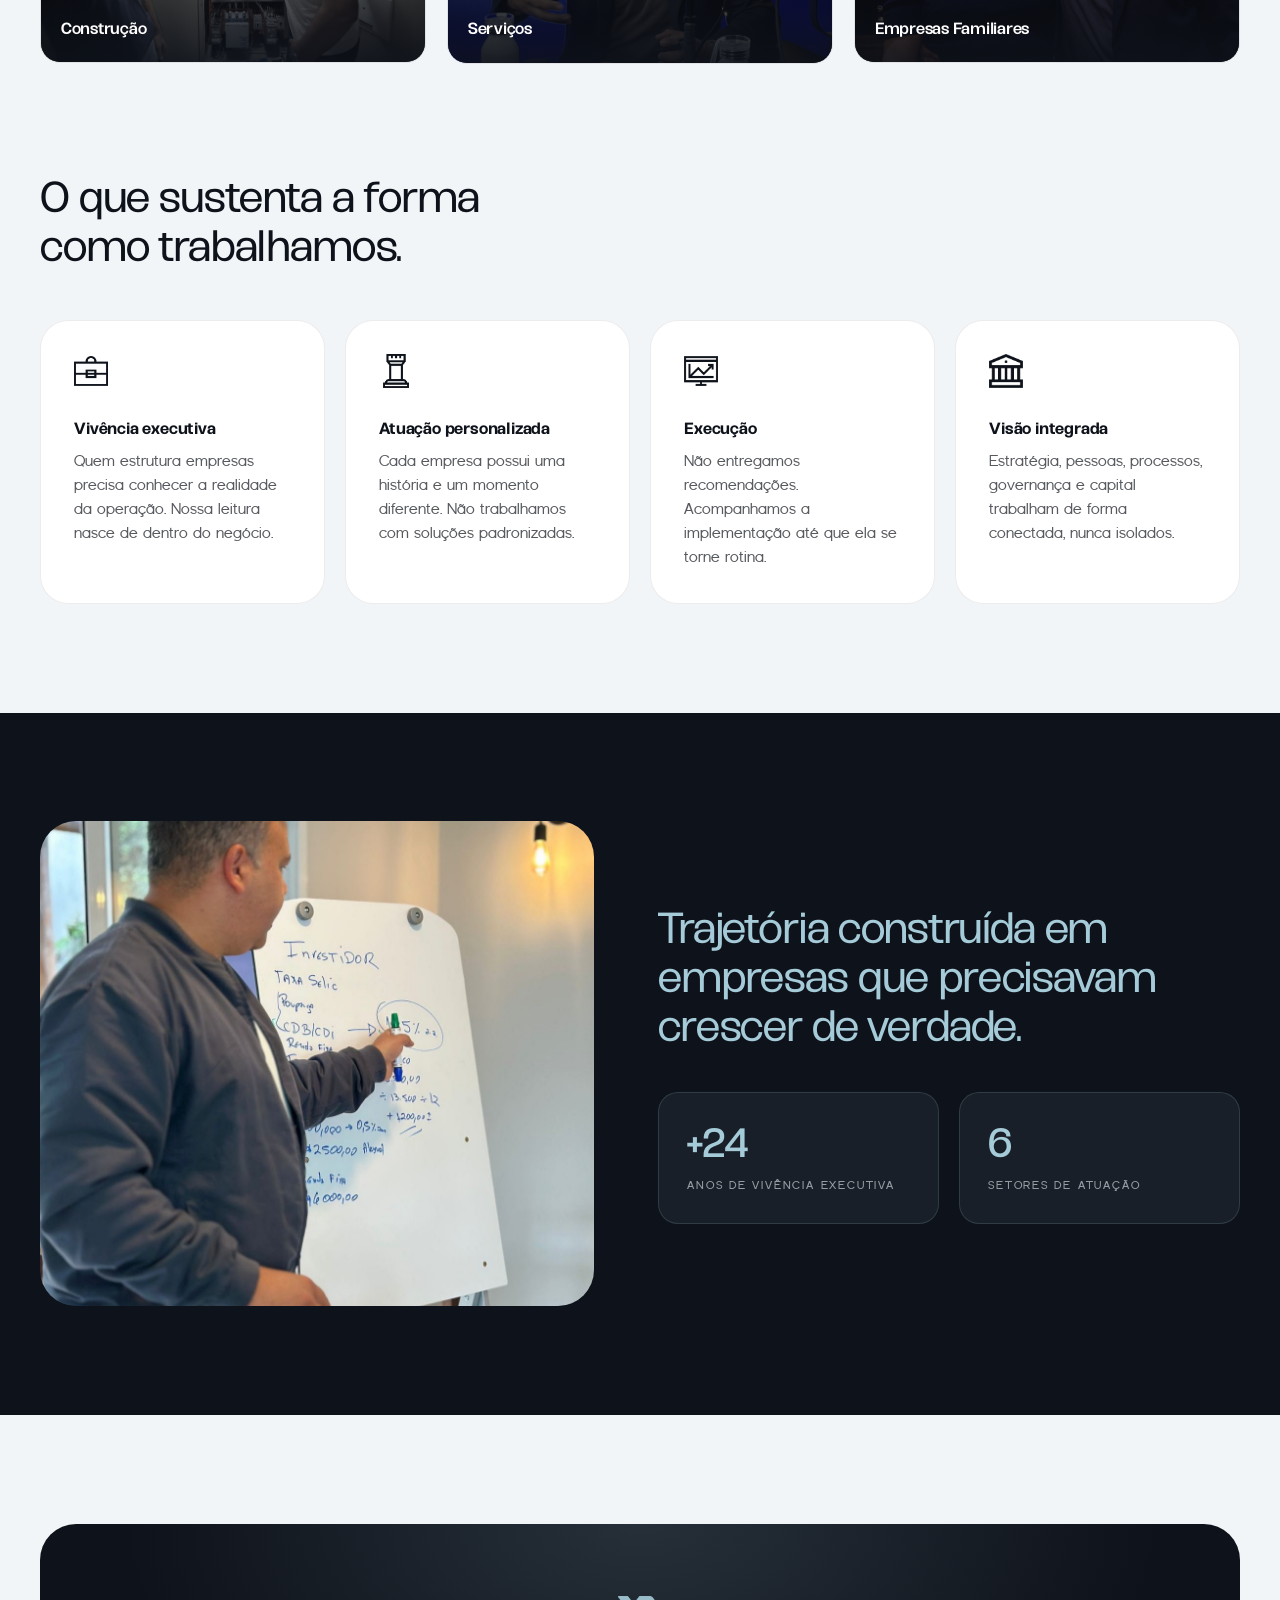
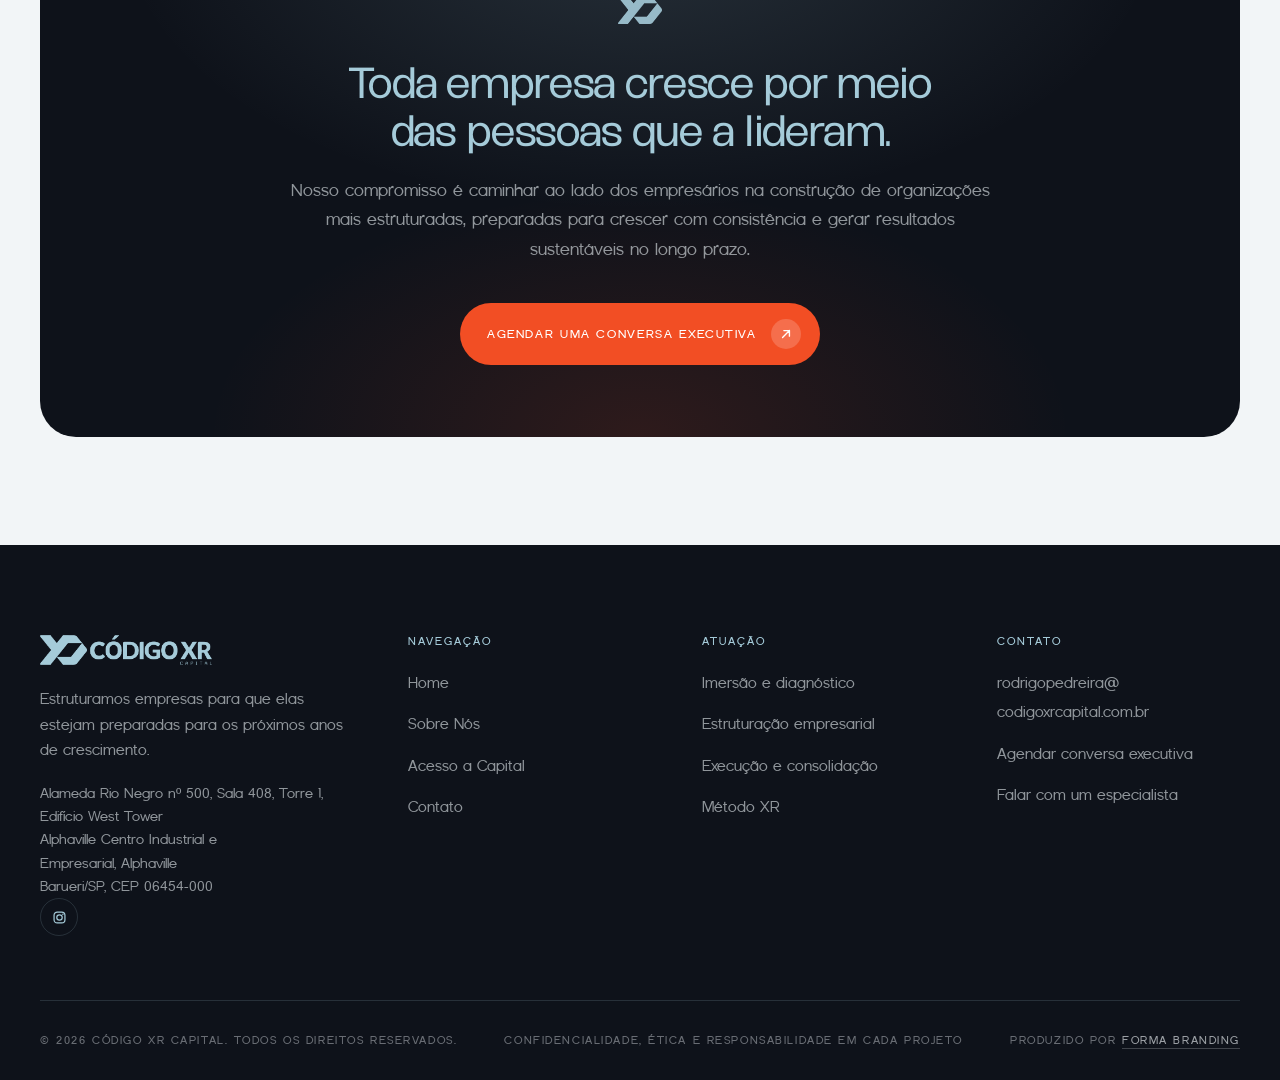
<file: sobre.html>
<!DOCTYPE html>
<html lang="pt-BR">
<head>
<!-- Google Tag Manager -->
<script>(function(w,d,s,l,i){w[l]=w[l]||[];w[l].push({'gtm.start':
new Date().getTime(),event:'gtm.js'});var f=d.getElementsByTagName(s)[0],
j=d.createElement(s),dl=l!='dataLayer'?'&l='+l:'';j.async=true;j.src=
'https://www.googletagmanager.com/gtm.js?id='+i+dl;f.parentNode.insertBefore(j,f);
})(window,document,'script','dataLayer','GTM-NKJPB5W9');</script>
<!-- End Google Tag Manager -->
<meta charset="UTF-8">
<meta name="viewport" content="width=device-width, initial-scale=1">
<title>Sobre a Código XR Capital | Inteligência Executiva</title>
<meta name="description" content="Conheça Rodrigo Pedreira e Tercilia Pinheiro e a forma de atuação da Código XR Capital na estruturação de empresas em crescimento. Alphaville, Barueri/SP.">
<meta name="theme-color" content="#0E121A">
<link rel="canonical" href="https://codigoxrcapital.com.br/sobre">
<link rel="icon" href="/assets/brand/favicon.png" type="image/png">
<meta property="og:type" content="website">
<meta property="og:title" content="Sobre a Código XR Capital">
<meta property="og:description" content="Conheça Rodrigo Pedreira e Tercilia Pinheiro e a forma de atuação da Código XR Capital na estruturação de empresas em crescimento. Alphaville, Barueri/SP.">
<meta property="og:url" content="https://codigoxrcapital.com.br/sobre">
<meta property="og:site_name" content="Código XR Capital">
<meta property="og:image" content="https://codigoxrcapital.com.br/assets/img/og-codigo-xr.jpg?v=be07aebc">
<meta property="og:image:secure_url" content="https://codigoxrcapital.com.br/assets/img/og-codigo-xr.jpg?v=be07aebc">
<meta property="og:image:type" content="image/jpeg">
<meta property="og:image:width" content="1200">
<meta property="og:image:height" content="630">
<meta property="og:image:alt" content="Código XR Capital">
<meta name="twitter:card" content="summary_large_image">
<meta name="twitter:image" content="https://codigoxrcapital.com.br/assets/img/og-codigo-xr.jpg?v=be07aebc">
<meta property="og:locale" content="pt_BR">
<link rel="preload" as="font" type="font/woff2" href="/assets/fonts/Archetica-Light.woff2" crossorigin>
<link rel="preload" as="font" type="font/woff2" href="/assets/fonts/MaximaNouva-Regular.woff2" crossorigin>
<link rel="stylesheet" href="/assets/css/style.css?v=6f1a8a77">
<script>document.documentElement.className += ' js';</script>
<script type="application/ld+json">
{
  "@context": "https://schema.org",
  "@graph": [
    {
      "@type": "ProfessionalService",
      "@id": "https://codigoxrcapital.com.br/#organizacao",
      "name": "Código XR Capital",
      "alternateName": "Código XR",
      "url": "https://codigoxrcapital.com.br/",
      "logo": "https://codigoxrcapital.com.br/assets/brand/logo-azul.png",
      "image": "https://codigoxrcapital.com.br/assets/img/og-codigo-xr.jpg?v=be07aebc",
      "description": "Consultoria de estruturação empresarial, governança e acesso a capital para empresas familiares e grupos empresariais em crescimento.",
      "email": "rodrigopedreira@codigoxrcapital.com.br",
      "address": {
        "@type": "PostalAddress",
        "streetAddress": "Alameda Rio Negro, 500, Sala 408, Torre 1, Edifício West Tower",
        "addressLocality": "Barueri",
        "addressRegion": "SP",
        "postalCode": "06454-000",
        "addressCountry": "BR"
      },
      "areaServed": {
        "@type": "Country",
        "name": "Brasil"
      },
      "sameAs": [
        "https://www.instagram.com/rodpedreira/"
      ],
      "employee": [
        {
          "@type": "Person",
          "name": "Rodrigo Pedreira",
          "jobTitle": "Inteligência executiva"
        },
        {
          "@type": "Person",
          "name": "Tercilia Pinheiro",
          "jobTitle": "Inteligência executiva"
        }
      ],
      "knowsAbout": [
        "Estruturação empresarial",
        "Governança corporativa",
        "Gestão orientada por indicadores",
        "Desenvolvimento de lideranças",
        "Sucessão em empresas familiares",
        "Acesso a capital",
        "Crédito com garantia de imóvel",
        "Reestruturação de dívidas empresariais"
      ]
    },
    {
      "@type": "AboutPage",
      "@id": "https://codigoxrcapital.com.br/sobre#pagina",
      "url": "https://codigoxrcapital.com.br/sobre",
      "name": "Sobre a Código XR Capital | Inteligência Executiva",
      "description": "Conheça Rodrigo Pedreira e Tercilia Pinheiro e a forma de atuação da Código XR Capital na estruturação de empresas em crescimento. Alphaville, Barueri/SP.",
      "inLanguage": "pt-BR",
      "isPartOf": {
        "@id": "https://codigoxrcapital.com.br/#site"
      },
      "about": {
        "@id": "https://codigoxrcapital.com.br/#organizacao"
      }
    },
    {
      "@type": "BreadcrumbList",
      "itemListElement": [
        {
          "@type": "ListItem",
          "position": 1,
          "name": "Home",
          "item": "https://codigoxrcapital.com.br/"
        },
        {
          "@type": "ListItem",
          "position": 2,
          "name": "Sobre Nós",
          "item": "https://codigoxrcapital.com.br/sobre"
        }
      ]
    }
  ]
}
</script>
</head>
<body>
<!-- Google Tag Manager (noscript) -->
<noscript><iframe src="https://www.googletagmanager.com/ns.html?id=GTM-NKJPB5W9"
height="0" width="0" style="display:none;visibility:hidden"></iframe></noscript>
<!-- End Google Tag Manager (noscript) -->

<a class="pular" href="#conteudo">Ir para o conteúdo</a>
<div class="progresso" aria-hidden="true"></div>

<!-- ==================== HEADER ==================== -->
<header class="topo">
  <div class="wrap">
    <div class="topo__barra">
      <a class="topo__logo" href="/" aria-label="Código XR Capital, página inicial">
        <img src="/assets/brand/logo-azul.png" alt="Código XR Capital">
      </a>
      <nav class="nav" aria-label="Navegação principal">
        <a class="nav__link" href="/">Home</a>
        <a class="nav__link is-ativo" href="/sobre">Sobre Nós</a>
        <div class="nav__item">
          <a class="nav__link nav__link--menu" href="/capital">Acesso a Capital <svg viewBox="0 0 10 10" fill="none" aria-hidden="true"><path d="M2 3.8 5 6.8l3-3" stroke="currentColor" stroke-width="1.5" stroke-linecap="round" stroke-linejoin="round"/></svg></a>
          <div class="submenu">
          <a class="submenu__link" href="/capital#produtos">Produtos financeiros</a>
          <a class="submenu__link" href="/capital#home-equity">Home Equity</a>
          <a class="submenu__link" href="/capital#home-cash">Home Cash</a>
          <span class="submenu__sep" aria-hidden="true"></span>
          <a class="submenu__link" href="/capital#credito-empresarial">Crédito empresarial</a>
          <a class="submenu__link" href="/capital#credito-imobiliario">Crédito imobiliário</a>
          <a class="submenu__link" href="/capital#credito-construcao">Crédito para construção</a>
          <a class="submenu__link" href="/capital#agronegocio">Agronegócio</a>
          <a class="submenu__link" href="/capital#reestruturacao-dividas">Reestruturação de dívidas</a>
          <span class="submenu__sep" aria-hidden="true"></span>
          <a class="submenu__link" href="/capital#estruturadas">Soluções estruturadas</a>
          <a class="submenu__link" href="https://app.teddy360.com.br/#/store/efd0c424-6882-4dab-96a6-a4d4dbcfbdfd/v2" target="_blank" rel="noopener">Simule sua operação</a>
          </div>
        </div>
      </nav>
      <div class="topo__acoes">
        <a class="btn btn--sm" href="/contato">
          Conversa Executiva
          <span class="btn__seta" aria-hidden="true"><svg viewBox="0 0 14 14" fill="none"><path d="M3 11 11 3M11 3H4.5M11 3v6.5" stroke="currentColor" stroke-width="1.6" stroke-linecap="round" stroke-linejoin="round"/></svg></span>
        </a>
        <button class="menu-btn" type="button" aria-label="Abrir menu" aria-expanded="false" aria-controls="drawer">
          <span></span><span></span><span></span>
        </button>
      </div>
    </div>
  </div>
</header>

<div class="drawer" id="drawer">
  <nav class="drawer__nav" aria-label="Navegação mobile">
    <a class="drawer__link" style="--i:0" href="/">Home</a>
    <a class="drawer__link" style="--i:1" href="/sobre">Sobre Nós</a>
    <a class="drawer__link" style="--i:2" href="/capital">Acesso a Capital</a>
    <div class="drawer__sub" style="--i:3">
      <a href="/capital#produtos">Produtos financeiros</a>
      <a href="/capital#home-equity">Home Equity</a>
      <a href="/capital#home-cash">Home Cash</a>
      <a href="/capital#credito-empresarial">Crédito empresarial</a>
      <a href="/capital#credito-imobiliario">Crédito imobiliário</a>
      <a href="/capital#credito-construcao">Crédito para construção</a>
      <a href="/capital#agronegocio">Agronegócio</a>
      <a href="/capital#reestruturacao-dividas">Reestruturação de dívidas</a>
      <a href="/capital#estruturadas">Soluções estruturadas</a>
      <a href="https://app.teddy360.com.br/#/store/efd0c424-6882-4dab-96a6-a4d4dbcfbdfd/v2" target="_blank" rel="noopener">Simule sua operação</a>
    </div>
  </nav>
  <div class="drawer__rodape">
    <a class="btn btn--bloco" href="/contato">
      Agendar uma Conversa Executiva
      <span class="btn__seta" aria-hidden="true"><svg viewBox="0 0 14 14" fill="none"><path d="M3 11 11 3M11 3H4.5M11 3v6.5" stroke="currentColor" stroke-width="1.6" stroke-linecap="round" stroke-linejoin="round"/></svg></span>
    </a>
    <p class="drawer__contato">
      <a href="mailto:rodrigopedreira@codigoxrcapital.com.br">rodrigopedreira@<wbr>codigoxrcapital.com.br</a><br>
      Estruturação empresarial, governança e capital
    </p>
  </div>
</div>

<main id="conteudo">

  <!-- ==================== HERO DA PÁGINA ==================== -->
  <section class="hero-pagina">
    <div class="wrap">
      <nav class="migalhas" aria-label="Você está em">
        <a href="/">Home</a> <span aria-hidden="true">/</span> <span>Sobre Nós</span>
      </nav>
      <div class="hero-pagina__grid">
        <div>
          <h1 class="hero-pagina__titulo">
            <span data-fatiar>Duas trajetórias.</span>
            <strong data-fatiar>Um propósito em comum.</strong>
          </h1>
        </div>
        <div class="hero-pagina__texto" data-grupo=".1">
          <p data-anima="sobe">A Código XR nasceu da união de experiências complementares em estratégia, estruturação empresarial, desenvolvimento organizacional, governança e estruturação de capital.</p>
          <p data-anima="sobe">Nosso propósito é ajudar empresas a construir a estrutura necessária para sustentar seu próximo ciclo de crescimento.</p>
        </div>
      </div>
    </div>
  </section>

  <!-- ==================== APRESENTAÇÃO INSTITUCIONAL ==================== -->
  <section class="secao">
    <div class="wrap">
      <div class="banner" data-anima="escala" style="min-height:clamp(300px,34vw,460px)">
        <!-- SUBSTITUIR: foto institucional dos dois fundadores juntos -->
        <img src="/assets/img/xr-banner-sobre.jpg" alt="Rodrigo Pedreira e Tercilia Pinheiro em atendimento a cliente" width="1500" height="900" data-parallax="16">
        <div class="banner__conteudo">
          <h2 class="h2" data-fatiar>Não acreditamos que empresas cresçam apenas com mais esforço.</h2>
          <p class="texto" data-anima="sobe">Acreditamos que elas crescem quando desenvolvem pessoas, fortalecem sua gestão e constroem uma estrutura preparada para sustentar novos desafios.</p>
        </div>
      </div>
    </div>
  </section>

  <!-- ==================== OS FUNDADORES ==================== -->
  <section class="secao secao--topo" id="fundadores">
    <div class="wrap">
      <div class="cabecalho-secao" style="margin-bottom:clamp(34px,4vw,56px)">
        <h2 class="h2" data-fatiar>Experiências construídas dentro das empresas, não sobre elas.</h2>
      </div>

      <div class="grid" style="gap:clamp(18px,2.2vw,30px)">

        <article class="fundador" data-anima="sobe">
          <div class="fundador__foto">
            <img src="/assets/img/rodrigo-pedreira.jpg" alt="Rodrigo Pedreira, da Código XR Capital" loading="lazy" width="900" height="1150">
          </div>
          <div>
            <span class="fundador__cargo">Inteligência executiva</span>
            <h3 class="fundador__nome">Rodrigo Pedreira</h3>
            <div class="fundador__bio">
              <p>Administrador de Empresas pela Universidade Mackenzie, com MBA em Gestão Empresarial e MBA em Big Data pela FGV.</p>
              <p>Construiu sua trajetória na liderança de operações complexas, estruturação empresarial e gestão orientada por dados. Na Código XR Capital, conduz diagnósticos, estratégias de capital, indicadores e decisões que sustentam novos ciclos de crescimento.</p>
            </div>
            <div class="fundador__listas">
              <div class="fundador__lista">
                <h4>Principais experiências</h4>
                <ul>
                  <li>Liderança executiva em empresas de médio e grande porte</li>
                  <li>Estruturação de operações de capital e reorganização societária</li>
                  <li>Implantação de modelos de gestão e indicadores</li>
                </ul>
              </div>
              <div class="fundador__lista">
                <h4>Especialidades</h4>
                <ul>
                  <li>Estratégia e estruturação empresarial</li>
                  <li>Capital e governança</li>
                  <li>Dados, indicadores e performance</li>
                </ul>
              </div>
            </div>
            <div class="etiquetas">
              <span class="etiqueta">Estratégia</span>
              <span class="etiqueta">Capital</span>
              <span class="etiqueta">Dados</span>
              <span class="etiqueta">Expansão</span>
            </div>
          </div>
        </article>

        <article class="fundador" data-anima="sobe">
          <div class="fundador__foto">
            <img src="/assets/img/tercilia-pinheiro.jpg" alt="Tercilia Pinheiro, da Código XR Capital" loading="lazy" width="900" height="1150">
          </div>
          <div>
            <span class="fundador__cargo">Inteligência executiva</span>
            <h3 class="fundador__nome">Tercilia Pinheiro</h3>
            <div class="fundador__bio">
              <p>Administradora de Empresas, com MBA em Marketing pela FGV.</p>
              <p>Construiu sua trajetória no desenvolvimento de lideranças, experiência do cliente e organização de empresas familiares e grupos em crescimento. Na Código XR Capital, conduz projetos de desenvolvimento organizacional, definição de papéis e implantação de rotinas executivas.</p>
            </div>
            <div class="fundador__listas">
              <div class="fundador__lista">
                <h4>Principais experiências</h4>
                <ul>
                  <li>Desenvolvimento de lideranças e sucessão empresarial</li>
                  <li>Desenho de estruturas organizacionais e papéis</li>
                  <li>Implantação de rotinas executivas e cultura de gestão</li>
                </ul>
              </div>
              <div class="fundador__lista">
                <h4>Especialidades</h4>
                <ul>
                  <li>Experiência e orientação ao cliente</li>
                  <li>Desenvolvimento organizacional</li>
                  <li>Liderança, cultura e sucessão</li>
                </ul>
              </div>
            </div>
            <div class="etiquetas">
              <span class="etiqueta">Cliente</span>
              <span class="etiqueta">Pessoas</span>
              <span class="etiqueta">Liderança</span>
              <span class="etiqueta">Cultura</span>
            </div>
          </div>
        </article>

      </div>
    </div>
  </section>

  <!-- ==================== NOSSA HISTÓRIA ==================== -->
  <section class="secao secao--topo">
    <div class="wrap">
      <div class="duas-colunas">
        <div class="carrossel carrossel--coluna" data-carrossel data-anima="escala"
             role="group" aria-roledescription="carrossel" aria-label="Fotos da Código XR Capital">
          <div class="carrossel__quadro">
            <img src="/assets/img/xr-juntos-2.jpg" alt="Reunião executiva da Código XR Capital" width="1100" height="1200">
            <img src="/assets/img/xr-juntos-1.jpg" alt="Rodrigo Pedreira e Tercilia Pinheiro em evento do agronegócio" loading="lazy" width="1100" height="1200">
            <img src="/assets/img/xr-juntos-3.jpg" alt="Rodrigo Pedreira e Tercilia Pinheiro em visita a cliente" loading="lazy" width="1100" height="1200">
            <img src="/assets/img/xr-juntos-4.jpg" alt="Deslocamento para atendimento presencial em campo" loading="lazy" width="1100" height="1200">
            <img src="/assets/img/xr-juntos-5.jpg" alt="Rodrigo Pedreira e Tercilia Pinheiro em propriedade rural" loading="lazy" width="1100" height="1200">
            <img src="/assets/img/xr-juntos-6.jpg" alt="Equipe da Código XR Capital com clientes" loading="lazy" width="1100" height="1200">
          </div>
          <button class="carrossel__seta carrossel__seta--antes" type="button" aria-label="Foto anterior"><svg viewBox="0 0 16 16" fill="none" aria-hidden="true"><path d="M10 13 5 8l5-5" stroke="currentColor" stroke-width="1.7" stroke-linecap="round" stroke-linejoin="round"/></svg></button>
          <button class="carrossel__seta carrossel__seta--depois" type="button" aria-label="Próxima foto"><svg viewBox="0 0 16 16" fill="none" aria-hidden="true"><path d="M6 3l5 5-5 5" stroke="currentColor" stroke-width="1.7" stroke-linecap="round" stroke-linejoin="round"/></svg></button>
          <div class="carrossel__pontos">
            <button class="carrossel__ponto" type="button" aria-label="Ver foto 1 de 6"></button>
            <button class="carrossel__ponto" type="button" aria-label="Ver foto 2 de 6"></button>
            <button class="carrossel__ponto" type="button" aria-label="Ver foto 3 de 6"></button>
            <button class="carrossel__ponto" type="button" aria-label="Ver foto 4 de 6"></button>
            <button class="carrossel__ponto" type="button" aria-label="Ver foto 5 de 6"></button>
            <button class="carrossel__ponto" type="button" aria-label="Ver foto 6 de 6"></button>
          </div>
        </div>
        <div data-grupo=".09">
          <h2 class="h2" data-fatiar>Percebemos o mesmo problema por caminhos diferentes.</h2>
          <p class="texto" data-anima="sobe">Nos conhecemos profissionalmente conduzindo transformações dentro de empresas reais, cada um a partir de uma perspectiva: a estrutura do negócio e as pessoas que o sustentam.</p>
          <p class="texto" data-anima="sobe">Ao longo dessas trajetórias, encontramos sempre o mesmo padrão. Empresas sólidas, lideradas por empresários competentes, chegavam a um ponto em que o modelo de gestão que as trouxe até ali já não era suficiente para levá-las adiante. Faltava estrutura, não esforço.</p>
          <p class="texto" data-anima="sobe">A Código XR nasceu para atuar exatamente nesse ponto, unindo estratégia, pessoas, governança, execução e, quando necessário, capital, em uma forma própria de preparar empresas para o próximo ciclo.</p>
        </div>
      </div>
    </div>
  </section>

  <!-- ==================== FILOSOFIA ==================== -->
  <section class="secao secao--escura">
    <div class="wrap">
      <div class="duas-colunas">
        <div>
          <h2 class="h2" data-fatiar>O que acreditamos orienta o que construímos.</h2>
          <p class="texto" data-anima="sobe">Cada projeto é conduzido com proximidade, responsabilidade e profundo respeito pela história de cada organização. Antes de propor qualquer mudança, buscamos compreender a realidade do negócio.</p>
          <div class="grupo-btn" style="margin-top:30px" data-anima="sobe">
            <a class="btn btn--azul" href="/contato">
              Agendar uma Conversa Executiva
              <span class="btn__seta" aria-hidden="true"><svg viewBox="0 0 14 14" fill="none"><path d="M3 11 11 3M11 3H4.5M11 3v6.5" stroke="currentColor" stroke-width="1.6" stroke-linecap="round" stroke-linejoin="round"/></svg></span>
            </a>
          </div>
        </div>

        <div class="principios" data-grupo=".08">
          <div class="principio" data-anima="direita">
            <span class="principio__check" aria-hidden="true"><svg viewBox="0 0 14 14" fill="none"><path d="M2.5 7.3 5.6 10.4 11.5 4.5" stroke="currentColor" stroke-width="1.8" stroke-linecap="round" stroke-linejoin="round"/></svg></span>
            <p>Crescimento sem estrutura gera desgaste.</p>
          </div>
          <div class="principio" data-anima="direita">
            <span class="principio__check" aria-hidden="true"><svg viewBox="0 0 14 14" fill="none"><path d="M2.5 7.3 5.6 10.4 11.5 4.5" stroke="currentColor" stroke-width="1.8" stroke-linecap="round" stroke-linejoin="round"/></svg></span>
            <p>Liderança se desenvolve.</p>
          </div>
          <div class="principio" data-anima="direita">
            <span class="principio__check" aria-hidden="true"><svg viewBox="0 0 14 14" fill="none"><path d="M2.5 7.3 5.6 10.4 11.5 4.5" stroke="currentColor" stroke-width="1.8" stroke-linecap="round" stroke-linejoin="round"/></svg></span>
            <p>Governança gera liberdade.</p>
          </div>
          <div class="principio" data-anima="direita">
            <span class="principio__check" aria-hidden="true"><svg viewBox="0 0 14 14" fill="none"><path d="M2.5 7.3 5.6 10.4 11.5 4.5" stroke="currentColor" stroke-width="1.8" stroke-linecap="round" stroke-linejoin="round"/></svg></span>
            <p>Cultura impulsiona resultados.</p>
          </div>
          <div class="principio" data-anima="direita">
            <span class="principio__check" aria-hidden="true"><svg viewBox="0 0 14 14" fill="none"><path d="M2.5 7.3 5.6 10.4 11.5 4.5" stroke="currentColor" stroke-width="1.8" stroke-linecap="round" stroke-linejoin="round"/></svg></span>
            <p>Estratégia só existe quando é executada.</p>
          </div>
          <div class="principio" data-anima="direita">
            <span class="principio__check" aria-hidden="true"><svg viewBox="0 0 14 14" fill="none"><path d="M2.5 7.3 5.6 10.4 11.5 4.5" stroke="currentColor" stroke-width="1.8" stroke-linecap="round" stroke-linejoin="round"/></svg></span>
            <p>Empresas extraordinárias são construídas por pessoas extraordinárias.</p>
          </div>
        </div>
      </div>
    </div>
  </section>

  <!-- ==================== MÉTODO XR ==================== -->
  <section class="secao" id="metodo">
    <div class="wrap">
      <div class="cabecalho-secao" style="margin-bottom:clamp(34px,4vw,54px)">
        <h2 class="h2" data-fatiar>Nossa forma de atuar em quatro movimentos.</h2>
        <p class="lead" data-anima="sobe">Imersão, Estruturação, Execução e Consolidação. Um caminho contínuo que sai do diagnóstico e chega à rotina da empresa.</p>
      </div>

      <div class="metodo" data-grupo=".08">

        <article class="etapa" data-anima="esquerda">
          <div class="etapa__num">01</div>
          <div>
            <h3 class="etapa__titulo">Imersão</h3>
            <p class="etapa__texto">Mergulhamos na realidade da empresa para compreender história, cultura, modelo de gestão, indicadores, lideranças, desafios e objetivos.</p>
          </div>
        </article>

        <div class="seta-fluxo" aria-hidden="true"><svg viewBox="0 0 16 16" fill="none"><path d="M8 3v10m0 0 4-4m-4 4-4-4" stroke="currentColor" stroke-width="1.5" stroke-linecap="round" stroke-linejoin="round"/></svg></div>

        <article class="etapa" data-anima="esquerda">
          <div class="etapa__num">02</div>
          <div>
            <h3 class="etapa__titulo">Estruturação</h3>
            <p class="etapa__texto">Construímos a base do próximo ciclo: governança, liderança, indicadores, processos, papéis, rotinas executivas e estratégia.</p>
          </div>
        </article>

        <div class="seta-fluxo" aria-hidden="true"><svg viewBox="0 0 16 16" fill="none"><path d="M8 3v10m0 0 4-4m-4 4-4-4" stroke="currentColor" stroke-width="1.5" stroke-linecap="round" stroke-linejoin="round"/></svg></div>

        <article class="etapa" data-anima="esquerda">
          <div class="etapa__num">03</div>
          <div>
            <h3 class="etapa__titulo">Execução</h3>
            <p class="etapa__texto">Acompanhamos a implementação ao lado da liderança, desenvolvendo pessoas e fortalecendo a capacidade de execução do negócio.</p>
          </div>
        </article>

        <div class="seta-fluxo" aria-hidden="true"><svg viewBox="0 0 16 16" fill="none"><path d="M8 3v10m0 0 4-4m-4 4-4-4" stroke="currentColor" stroke-width="1.5" stroke-linecap="round" stroke-linejoin="round"/></svg></div>

        <article class="etapa" data-anima="esquerda">
          <div class="etapa__num">04</div>
          <div>
            <h3 class="etapa__titulo">Consolidação</h3>
            <p class="etapa__texto">Transformamos as mudanças em rotina, para que os resultados se sustentem no longo prazo sem depender do acompanhamento externo.</p>
          </div>
        </article>

      </div>
    </div>
  </section>

  <!-- ==================== O QUE ENTREGAMOS ==================== -->
  <section class="secao secao--topo">
    <div class="wrap">
      <div class="cabecalho-secao" style="margin-bottom:clamp(32px,4vw,50px)">
        <h2 class="h2" data-fatiar>Não serviços. Transformações.</h2>
      </div>

      <div class="grid" style="gap:clamp(12px,1.4vw,18px)" data-grupo=".1">

        <div class="troca" data-anima="sobe">
          <div class="troca__lado">
            <span>Antes</span>
            <p>Empresa depende dos sócios.</p>
          </div>
          <span class="troca__seta" aria-hidden="true"><svg viewBox="0 0 16 16" fill="none"><path d="M3 8h10m0 0-4-4m4 4-4 4" stroke="currentColor" stroke-width="1.5" stroke-linecap="round" stroke-linejoin="round"/></svg></span>
          <div class="troca__lado troca__lado--depois">
            <span>Depois</span>
            <p>Lideranças assumem decisões.</p>
          </div>
        </div>

        <div class="troca" data-anima="sobe">
          <div class="troca__lado">
            <span>Antes</span>
            <p>Indicadores dispersos.</p>
          </div>
          <span class="troca__seta" aria-hidden="true"><svg viewBox="0 0 16 16" fill="none"><path d="M3 8h10m0 0-4-4m4 4-4 4" stroke="currentColor" stroke-width="1.5" stroke-linecap="round" stroke-linejoin="round"/></svg></span>
          <div class="troca__lado troca__lado--depois">
            <span>Depois</span>
            <p>Gestão orientada por dados.</p>
          </div>
        </div>

        <div class="troca" data-anima="sobe">
          <div class="troca__lado">
            <span>Antes</span>
            <p>Reuniões improdutivas.</p>
          </div>
          <span class="troca__seta" aria-hidden="true"><svg viewBox="0 0 16 16" fill="none"><path d="M3 8h10m0 0-4-4m4 4-4 4" stroke="currentColor" stroke-width="1.5" stroke-linecap="round" stroke-linejoin="round"/></svg></span>
          <div class="troca__lado troca__lado--depois">
            <span>Depois</span>
            <p>Execução consistente.</p>
          </div>
        </div>

      </div>
    </div>
  </section>

  <!-- ==================== ONDE ATUAMOS ==================== -->
  <section class="secao secao--topo">
    <div class="wrap">
      <div class="duas-colunas" style="align-items:end;margin-bottom:clamp(32px,4vw,50px)">
        <div>
          <h2 class="h2" data-fatiar>Setores em que nossa vivência gera resultado.</h2>
        </div>
        <p class="texto" data-anima="sobe">Nossa atuação atravessa segmentos diferentes porque o desafio é o mesmo: preparar a organização para crescer com estrutura, liderança e execução.</p>
      </div>

      <div class="setores" data-grupo=".08">
        <a class="setor" href="/contato" data-anima="escala">
          <img src="/assets/img/setor-agronegocio.jpg" alt="Aeronave em pista de terra ao lado de lavoura, atendimento ao agronegócio" loading="lazy" width="900" height="700">
          <span class="setor__nome">Agronegócio</span>
        </a>
        <a class="setor" href="/contato" data-anima="escala">
          <img src="/assets/img/setor-industria.jpg" alt="Equipe em galpão industrial durante visita técnica" loading="lazy" width="900" height="700">
          <span class="setor__nome">Indústria</span>
        </a>
        <a class="setor" href="/contato" data-anima="escala">
          <img src="/assets/img/setor-distribuicao.jpg" alt="Armazém e silos de uma operação de distribuição" loading="lazy" width="900" height="700">
          <span class="setor__nome">Distribuição</span>
        </a>
        <a class="setor" href="/contato" data-anima="escala">
          <img src="/assets/img/setor-construcao.jpg" alt="Profissionais analisando painel elétrico em obra" loading="lazy" width="900" height="700">
          <span class="setor__nome">Construção</span>
        </a>
        <a class="setor" href="/contato" data-anima="escala">
          <img src="/assets/img/setor-servicos.jpg" alt="Rodrigo Pedreira em gravação de conteúdo executivo" loading="lazy" width="900" height="700">
          <span class="setor__nome">Serviços</span>
        </a>
        <a class="setor" href="/contato" data-anima="escala">
          <img src="/assets/img/setor-familiares.jpg" alt="Rodrigo Pedreira e Tercilia Pinheiro, da Código XR Capital" loading="lazy" width="900" height="700">
          <span class="setor__nome">Empresas Familiares</span>
        </a>
      </div>
    </div>
  </section>

  <!-- ==================== DIFERENCIAIS ==================== -->
  <section class="secao secao--topo">
    <div class="wrap">
      <div class="cabecalho-secao" style="margin-bottom:clamp(32px,4vw,50px)">
        <h2 class="h2" data-fatiar>O que sustenta a forma como trabalhamos.</h2>
      </div>

      <div class="diferenciais" data-grupo=".09">
        <article class="diferencial" data-anima="sobe">
          <i style="-webkit-mask-image:url(assets/icons/executivo.png);mask-image:url(assets/icons/executivo.png)" aria-hidden="true"></i>
          <h3>Vivência executiva</h3>
          <p>Quem estrutura empresas precisa conhecer a realidade da operação. Nossa leitura nasce de dentro do negócio.</p>
        </article>
        <article class="diferencial" data-anima="sobe">
          <i style="-webkit-mask-image:url(assets/icons/estrategia.png);mask-image:url(assets/icons/estrategia.png)" aria-hidden="true"></i>
          <h3>Atuação personalizada</h3>
          <p>Cada empresa possui uma história e um momento diferente. Não trabalhamos com soluções padronizadas.</p>
        </article>
        <article class="diferencial" data-anima="sobe">
          <i style="-webkit-mask-image:url(assets/icons/indicadores.png);mask-image:url(assets/icons/indicadores.png)" aria-hidden="true"></i>
          <h3>Execução</h3>
          <p>Não entregamos recomendações. Acompanhamos a implementação até que ela se torne rotina.</p>
        </article>
        <article class="diferencial" data-anima="sobe">
          <i style="-webkit-mask-image:url(assets/icons/governanca.png);mask-image:url(assets/icons/governanca.png)" aria-hidden="true"></i>
          <h3>Visão integrada</h3>
          <p>Estratégia, pessoas, processos, governança e capital trabalham de forma conectada, nunca isolados.</p>
        </article>
      </div>
    </div>
  </section>

  <!-- ==================== NOSSA EXPERIÊNCIA ==================== -->
  <section class="secao secao--escura">
    <div class="wrap">
      <div class="duas-colunas" style="align-items:center">
        <div class="card__midia card__midia--coluna" data-anima="revelar">
          <img src="/assets/img/xr-estrutura.jpg" alt="Desenho de estrutura de gestão em trabalho de campo" loading="lazy" width="1200" height="1050" data-parallax="14">
        </div>
        <div>
          <h2 class="h2" data-fatiar>Trajetória construída em empresas que precisavam crescer de verdade.</h2>

          <!-- AJUSTAR COM O CLIENTE: números institucionais a confirmar -->
          <div class="numeros numeros--2" style="margin-top:clamp(28px,3.4vw,42px)" data-grupo=".1">
            <div class="numeros__item" style="background:rgba(165,203,217,.07);border-color:var(--claro-14)" data-anima="sobe">
              <div class="numeros__valor" style="color:var(--azul)"><span data-contador="25" data-prefixo="+">+25</span></div>
              <div class="numeros__rot" style="color:var(--claro-60)">Anos de vivência executiva</div>
            </div>
            <div class="numeros__item" style="background:rgba(165,203,217,.07);border-color:var(--claro-14)" data-anima="sobe">
              <div class="numeros__valor" style="color:var(--azul)"><span data-contador="6">6</span></div>
              <div class="numeros__rot" style="color:var(--claro-60)">Setores de atuação</div>
            </div>
          </div>
        </div>
      </div>
    </div>
  </section>

  <!-- ==================== ENCERRAMENTO ==================== -->
  <section class="secao">
    <div class="wrap">
      <div class="cta-final" data-anima="escala">
        <div class="cta-final__conteudo">
          <img class="cta-final__icone" src="/assets/brand/icone-azul.png" alt="" aria-hidden="true" width="44" height="28">
          <h2 class="h2" data-fatiar>Toda empresa cresce por meio das pessoas que a lideram.</h2>
          <p class="texto" data-anima="sobe">Nosso compromisso é caminhar ao lado dos empresários na construção de organizações mais estruturadas, preparadas para crescer com consistência e gerar resultados sustentáveis no longo prazo.</p>
          <div class="grupo-btn" data-anima="sobe">
            <a class="btn" href="/contato">
              Agendar uma Conversa Executiva
              <span class="btn__seta" aria-hidden="true"><svg viewBox="0 0 14 14" fill="none"><path d="M3 11 11 3M11 3H4.5M11 3v6.5" stroke="currentColor" stroke-width="1.6" stroke-linecap="round" stroke-linejoin="round"/></svg></span>
            </a>
          </div>
        </div>
      </div>
    </div>
  </section>

</main>

<!-- ==================== RODAPÉ ==================== -->
<footer class="rodape">
  <div class="wrap">
    <div class="rodape__grid">
      <div>
        <a class="rodape__logo" href="/" aria-label="Código XR Capital">
          <img src="/assets/brand/logo-azul.png" alt="Código XR Capital" width="1214" height="212" loading="lazy">
        </a>
        <p class="rodape__sobre">Estruturamos empresas para que elas estejam preparadas para os próximos anos de crescimento.</p>
        <p class="rodape__endereco">
          Alameda Rio Negro nº 500, Sala 408, Torre 1, Edifício West Tower<br>
          Alphaville Centro Industrial e Empresarial, Alphaville<br>
          Barueri/SP, CEP 06454-000
        </p>
        <div class="sociais">
          <a href="https://www.instagram.com/rodpedreira/" target="_blank" rel="noopener" aria-label="Instagram da Código XR Capital"><svg viewBox="0 0 16 16" fill="none" stroke="currentColor" stroke-width="1.3"><rect x="2.2" y="2.2" width="11.6" height="11.6" rx="3.4"/><circle cx="8" cy="8" r="2.9"/><circle cx="11.6" cy="4.4" r=".8" fill="currentColor" stroke="none"/></svg></a>
        </div>
      </div>

      <div>
        <h4>Navegação</h4>
        <ul class="rodape__lista">
          <li><a href="/">Home</a></li>
          <li><a href="/sobre">Sobre Nós</a></li>
          <li><a href="/capital">Acesso a Capital</a></li>
          <li><a href="/contato">Contato</a></li>
        </ul>
      </div>

      <div>
        <h4>Atuação</h4>
        <ul class="rodape__lista">
          <li><a href="/#atuacao">Imersão e diagnóstico</a></li>
          <li><a href="/#atuacao">Estruturação empresarial</a></li>
          <li><a href="/#atuacao">Execução e consolidação</a></li>
          <li><a href="/sobre#metodo">Método XR</a></li>
        </ul>
      </div>

      <div>
        <h4>Contato</h4>
        <ul class="rodape__lista">
          <li><a href="mailto:rodrigopedreira@codigoxrcapital.com.br">rodrigopedreira@<wbr>codigoxrcapital.com.br</a></li>
          <li><a href="/contato">Agendar conversa executiva</a></li>
          <li><a href="/contato">Falar com um especialista</a></li>
        </ul>
      </div>
    </div>

    <div class="rodape__base">
      <span>&copy; <span data-ano>2026</span> Código XR Capital. Todos os direitos reservados.</span>
      <span>Confidencialidade, ética e responsabilidade em cada projeto</span>
      <span class="rodape__creditos">Produzido por <a href="https://formabranding.com.br/" target="_blank" rel="noopener">Forma Branding</a></span>
    </div>
  </div>
</footer>

<button class="ao-topo" type="button" aria-label="Voltar ao topo">
  <svg viewBox="0 0 16 16" fill="none"><path d="M8 13V3m0 0L4 7m4-4 4 4" stroke="currentColor" stroke-width="1.5" stroke-linecap="round" stroke-linejoin="round"/></svg>
</button>

<script src="/assets/js/main.js?v=f2d96b06"></script>
</body>
</html>
</file>
<file: assets/css/style.css>
﻿/* ==========================================================================
   CÓDIGO XR CAPITAL
   Design system do site institucional
   Tipografia: Archetica (títulos) / Maxima Nouva (texto, menu, botões e rótulos)
   Paleta: Código Marinho #0E121A | Azul Expansão #A5CBD9 | Laranja Ação #F24E24
   ========================================================================== */

/* --------------------------------------------------------------------------
   1. FONTES
   -------------------------------------------------------------------------- */
@font-face {
  font-family: 'Archetica';
  src: url('../fonts/Archetica-Light.woff2') format('woff2');
  font-weight: 300; font-style: normal; font-display: swap;
}
@font-face {
  font-family: 'Archetica';
  src: url('../fonts/Archetica-Regular.woff2') format('woff2');
  font-weight: 400; font-style: normal; font-display: swap;
}
@font-face {
  font-family: 'Archetica';
  src: url('../fonts/Archetica-Medium.woff2') format('woff2');
  font-weight: 500; font-style: normal; font-display: swap;
}
@font-face {
  font-family: 'Archetica';
  src: url('../fonts/Archetica-SemiBold.woff2') format('woff2');
  font-weight: 600; font-style: normal; font-display: swap;
}
@font-face {
  font-family: 'Archetica';
  src: url('../fonts/Archetica-Bold.woff2') format('woff2');
  font-weight: 700; font-style: normal; font-display: swap;
}
@font-face {
  font-family: 'Archetica';
  src: url('../fonts/Archetica-ExtraBold.woff2') format('woff2');
  font-weight: 800; font-style: normal; font-display: swap;
}

@font-face {
  font-family: 'Maxima Nouva';
  src: url('../fonts/MaximaNouva-Regular.woff2') format('woff2');
  font-weight: 400; font-style: normal; font-display: swap;
}
@font-face {
  font-family: 'Maxima Nouva';
  src: url('../fonts/MaximaNouva-Italic.woff2') format('woff2');
  font-weight: 400; font-style: italic; font-display: swap;
}
@font-face {
  font-family: 'Maxima Nouva';
  src: url('../fonts/MaximaNouva-SemiBold.woff2') format('woff2');
  font-weight: 600; font-style: normal; font-display: swap;
}
@font-face {
  font-family: 'Maxima Nouva';
  src: url('../fonts/MaximaNouva-Bold.woff2') format('woff2');
  font-weight: 700; font-style: normal; font-display: swap;
}

/* --------------------------------------------------------------------------
   2. TOKENS
   -------------------------------------------------------------------------- */
:root {
  /* Paleta da marca */
  --marinho: #0E121A;
  --azul: #A5CBD9;
  --laranja: #F24E24;

  /* Derivados de apoio */
  --marinho-900: #080B10;
  --marinho-800: #0E121A;
  --marinho-700: #161C27;
  --marinho-600: #1F2735;
  --marinho-500: #2C3646;
  --azul-050: #EDF4F7;
  --azul-100: #DCE9EF;
  --azul-200: #C6DCE5;
  --azul-600: #6FA5B8;
  --laranja-600: #D33F19;
  --laranja-050: #FDEDE8;

  --papel: #F2F5F7;
  --papel-puro: #FFFFFF;
  --tinta: #0E121A;
  --tinta-70: rgba(14, 18, 26, .70);
  --tinta-55: rgba(14, 18, 26, .55);
  --tinta-12: rgba(14, 18, 26, .12);
  --tinta-08: rgba(14, 18, 26, .08);
  --claro-80: rgba(240, 246, 249, .80);
  --claro-60: rgba(240, 246, 249, .58);
  --claro-14: rgba(165, 203, 217, .16);
  --claro-08: rgba(165, 203, 217, .09);

  /* Tipografia */
  --f-titulo: 'Archetica', 'Helvetica Neue', Arial, sans-serif;
  --f-texto: 'Maxima Nouva', 'Helvetica Neue', Arial, sans-serif;
  --f-cta: 'Maxima Nouva', 'Helvetica Neue', Arial, sans-serif;

  --t-display: clamp(2.55rem, 5.9vw, 5.15rem);
  --t-h1: clamp(2.2rem, 4.6vw, 3.9rem);
  --t-h2: clamp(1.85rem, 3.5vw, 3.05rem);
  --t-h3: clamp(1.28rem, 1.75vw, 1.62rem);
  --t-h4: clamp(1.05rem, 1.25vw, 1.2rem);
  --t-corpo: clamp(1rem, .48vw + .88rem, 1.09rem);
  --t-pequeno: .875rem;
  --t-micro: .7rem;

  /* Grid e espaço */
  --largura: 1320px;
  --gutter: clamp(20px, 4vw, 40px);
  --secao-y: clamp(72px, 8.5vw, 148px);
  --gap: clamp(14px, 1.6vw, 22px);

  /* Forma */
  --r-xs: 8px;
  --r-sm: 14px;
  --r-md: 20px;
  --r-lg: 28px;
  --r-xl: 36px;
  --r-pill: 999px;

  /* Movimento */
  --ease: cubic-bezier(.22, .61, .36, 1);
  --ease-out: cubic-bezier(.16, 1, .3, 1);
  --ease-io: cubic-bezier(.65, 0, .35, 1);
  --dur: .55s;

  --sombra-sm: 0 2px 10px rgba(14, 18, 26, .05);
  --sombra-md: 0 14px 40px -18px rgba(14, 18, 26, .22);
  --sombra-lg: 0 34px 80px -30px rgba(14, 18, 26, .35);
}

/* --------------------------------------------------------------------------
   3. RESET
   -------------------------------------------------------------------------- */
*, *::before, *::after { box-sizing: border-box; }
* { margin: 0; padding: 0; }

html {
  -webkit-text-size-adjust: 100%;
  scroll-behavior: smooth;
  scroll-padding-top: 110px;
  /* clip (e não hidden) evita barra horizontal durante as animações
     de entrada sem quebrar o position: sticky dos filhos */
  overflow-x: clip;
}

body {
  font-family: var(--f-texto);
  font-size: var(--t-corpo);
  line-height: 1.68;
  color: var(--tinta);
  background: var(--papel);
  -webkit-font-smoothing: antialiased;
  -moz-osx-font-smoothing: grayscale;
  overflow-x: clip;
}

img, svg, video { display: block; max-width: 100%; height: auto; }
a { color: inherit; text-decoration: none; }
button, input, select, textarea { font: inherit; color: inherit; }
button { background: none; border: 0; cursor: pointer; }
ul, ol { list-style: none; }

h1, h2, h3, h4, h5 {
  font-family: var(--f-titulo);
  font-weight: 400;
  line-height: 1.08;
  letter-spacing: -.022em;
  text-wrap: balance;
}

/* Evita palavras viúvas: a última linha do parágrafo nunca fica com uma palavra só. */
p, li, .texto, .lead, figcaption { text-wrap: pretty; }

::selection { background: var(--laranja); color: #fff; }

:focus-visible {
  outline: 2px solid var(--laranja);
  outline-offset: 3px;
  border-radius: 4px;
}

.sr-only {
  position: absolute; width: 1px; height: 1px; padding: 0;
  overflow: hidden; clip: rect(0 0 0 0); white-space: nowrap; border: 0;
}

.pular {
  position: absolute; left: 16px; top: -100px; z-index: 999;
  background: var(--laranja); color: #fff; padding: 12px 20px;
  border-radius: var(--r-pill); font-family: var(--f-cta);
  font-size: var(--t-micro); letter-spacing: .16em; text-transform: uppercase;
  transition: top .3s var(--ease);
}
.pular:focus { top: 16px; }

/* --------------------------------------------------------------------------
   4. LAYOUT
   -------------------------------------------------------------------------- */
.wrap {
  width: 100%;
  max-width: var(--largura);
  margin-inline: auto;
  padding-inline: var(--gutter);
}
.wrap--estreito { max-width: 940px; }

.secao { padding-block: var(--secao-y); position: relative; }
.secao--curta { padding-block: clamp(56px, 6vw, 96px); }
.secao--topo { padding-top: 0; }

/* Dobra de fechamento: o quadro do CTA precisa de respiro igual em cima e embaixo,
   mesmo quando vem logo depois de uma seção escura. */
.secao--fecho { padding-block: var(--secao-y); }
.secao--fundo { padding-bottom: 0; }

.secao--escura {
  background: var(--marinho);
  color: var(--claro-80);
}
.secao--escura h1, .secao--escura h2, .secao--escura h3, .secao--escura h4 { color: var(--azul); }

.grid { display: grid; gap: var(--gap); }
.grid--2 { grid-template-columns: repeat(2, 1fr); }
.grid--3 { grid-template-columns: repeat(3, 1fr); }
.grid--4 { grid-template-columns: repeat(4, 1fr); }

.duas-colunas {
  display: grid;
  grid-template-columns: minmax(0, 1fr) minmax(0, 1.05fr);
  gap: clamp(30px, 5vw, 80px);
  align-items: start;
}

/* --------------------------------------------------------------------------
   5. TIPOGRAFIA UTILITÁRIA
   -------------------------------------------------------------------------- */
.display { font-size: var(--t-display); font-weight: 300; line-height: 1.02; letter-spacing: -.03em; }
.h1 { font-size: var(--t-h1); font-weight: 300; letter-spacing: -.028em; }
.h2 { font-size: var(--t-h2); font-weight: 300; letter-spacing: -.026em; line-height: 1.09; }
.h3 { font-size: var(--t-h3); font-weight: 500; letter-spacing: -.018em; line-height: 1.2; }
.h4 { font-size: var(--t-h4); font-weight: 600; letter-spacing: -.01em; line-height: 1.3; }

.lead {
  font-size: clamp(1.06rem, 1.05vw + .78rem, 1.32rem);
  line-height: 1.62;
  color: var(--tinta-70);
  font-weight: 400;
}
.secao--escura .lead { color: var(--claro-80); }

.texto { color: var(--tinta-70); }
.texto + .texto { margin-top: 1.1em; }
.lead + .texto { margin-top: 1.15em; }
.secao--escura .texto { color: var(--claro-60); }

/* espaçamento padrão depois de um título, sem depender de estilo inline */
h1 + .texto, h2 + .texto, h3 + .texto,
.h1 + .texto, .h2 + .texto, .h3 + .texto,
h1 + .lead, h2 + .lead, h3 + .lead,
.h1 + .lead, .h2 + .lead, .h3 + .lead { margin-top: clamp(18px, 2vw, 26px); }

h1 + .grupo-btn, h2 + .grupo-btn, h3 + .grupo-btn,
.h1 + .grupo-btn, .h2 + .grupo-btn, .h3 + .grupo-btn,
.texto + .grupo-btn, .lead + .grupo-btn { margin-top: clamp(24px, 3vw, 34px); }

.destaque { color: var(--laranja); }
.azul { color: var(--azul-600); }
.secao--escura .azul { color: var(--azul); }

/* Eyebrow: rótulo de apoio (componente mantido para uso futuro) */
.eyebrow {
  display: inline-flex; align-items: center; gap: 9px;
  font-family: var(--f-cta);
  font-size: var(--t-micro);
  letter-spacing: .2em;
  text-transform: uppercase;
  line-height: 1;
  color: var(--tinta-55);
  padding: 9px 16px;
  border: 1px solid var(--tinta-12);
  border-radius: var(--r-pill);
  background: rgba(255, 255, 255, .55);
  backdrop-filter: blur(6px);
}
.eyebrow::before {
  content: ''; width: 6px; height: 6px; border-radius: 50%;
  background: var(--laranja); flex: none;
}
.secao--escura .eyebrow,
.hero .eyebrow,
.hero-pagina .eyebrow,
.balao .eyebrow,
.banner .eyebrow,
.cta-final .eyebrow,
.rodape .eyebrow,
.eyebrow--escuro {
  color: var(--azul);
  border-color: var(--claro-14);
  background: var(--claro-08);
}
.eyebrow--nu { border: 0; background: none; padding-inline: 0; }

.cabecalho-secao { max-width: 780px; }
.cabecalho-secao .eyebrow { margin-bottom: clamp(20px, 2.4vw, 30px); }
.cabecalho-secao .lead { margin-top: clamp(16px, 1.8vw, 24px); }
.cabecalho-secao--centro { max-width: 860px; margin-inline: auto; text-align: center; }
.cabecalho-secao--centro .lead { margin-inline: auto; }

/* --------------------------------------------------------------------------
   6. BOTÕES
   -------------------------------------------------------------------------- */
.btn {
  --btn-bg: var(--laranja);
  --btn-cor: #fff;
  --btn-borda: transparent;
  position: relative;
  display: inline-flex;
  align-items: center;
  gap: 14px;
  padding: 15px 18px 15px 26px;
  border-radius: var(--r-pill);
  border: 1px solid var(--btn-borda);
  background: var(--btn-bg);
  color: var(--btn-cor);
  font-family: var(--f-cta);
  font-size: .78rem;
  letter-spacing: .13em;
  text-transform: uppercase;
  line-height: 1;
  overflow: hidden;
  isolation: isolate;
  transition: color .4s var(--ease), border-color .4s var(--ease), transform .4s var(--ease);
  will-change: transform;
}
.btn::before {
  content: '';
  position: absolute; inset: 0; z-index: -1;
  background: var(--marinho);
  transform: translateY(101%);
  transition: transform .5s var(--ease-out);
}
.btn:hover { transform: translateY(-2px); color: #fff; }
.btn:hover::before { transform: translateY(0); }
.btn:active { transform: translateY(0); }

.btn__seta {
  display: grid; place-items: center;
  width: 30px; height: 30px; flex: none;
  border-radius: 50%;
  background: rgba(255, 255, 255, .18);
  transition: background .4s var(--ease), transform .5s var(--ease-out);
}
.btn__seta svg { width: 12px; height: 12px; }
.btn:hover .btn__seta { transform: rotate(45deg); background: var(--laranja); }

.btn--escuro { --btn-bg: var(--marinho); --btn-cor: var(--azul); }
.btn--escuro::before { background: var(--laranja); }
.btn--escuro:hover .btn__seta { background: var(--marinho); }

.btn--azul { --btn-bg: var(--azul); --btn-cor: var(--marinho); }
.btn--azul .btn__seta { background: rgba(14, 18, 26, .12); }
.btn--azul:hover { color: var(--azul); }

.btn--linha {
  --btn-bg: transparent;
  --btn-cor: var(--azul);
  --btn-borda: var(--azul);
  padding: 17px 30px;
}
.btn--linha::before { background: var(--azul); }
.btn--linha:hover { color: var(--marinho); }

.btn--linha-escura {
  --btn-bg: transparent;
  --btn-cor: var(--marinho);
  --btn-borda: var(--tinta-12);
}
.btn--linha-escura::before { background: var(--marinho); }
.btn--linha-escura:hover { color: var(--azul); border-color: var(--marinho); }

.btn--sm { padding: 12px 14px 12px 20px; font-size: .68rem; }
.btn--sm .btn__seta { width: 26px; height: 26px; }
.btn--bloco { width: 100%; justify-content: space-between; }

.grupo-btn { display: flex; flex-wrap: wrap; gap: 14px; align-items: center; }

/* Link com sublinhado animado */
.link-seta {
  display: inline-flex; align-items: center; gap: 10px;
  font-family: var(--f-cta); font-size: var(--t-micro);
  letter-spacing: .16em; text-transform: uppercase;
  color: var(--marinho);
  padding-bottom: 4px;
  background-image: linear-gradient(var(--laranja), var(--laranja));
  background-size: 0% 1px; background-position: 0 100%; background-repeat: no-repeat;
  transition: background-size .45s var(--ease-out), color .3s var(--ease);
}
.link-seta:hover { background-size: 100% 1px; color: var(--laranja); }
.link-seta svg { width: 11px; height: 11px; transition: transform .4s var(--ease-out); }
.link-seta:hover svg { transform: translate(3px, -3px); }
.secao--escura .link-seta { color: var(--azul); }

/* Botão circular com seta (padrão do grid de referência) */
.bolha {
  display: grid; place-items: center;
  width: 46px; height: 46px; flex: none;
  border-radius: 50%;
  background: var(--papel-puro);
  color: var(--marinho);
  box-shadow: var(--sombra-sm);
  transition: transform .5s var(--ease-out), background .4s var(--ease), color .4s var(--ease);
}
.bolha svg { width: 14px; height: 14px; }
a.bolha { text-decoration: none; }
a.bolha:hover, a.bolha:focus-visible { background: var(--laranja); color: #fff; transform: rotate(45deg); }
.bolha--escura { background: var(--marinho); color: var(--azul); }
.bolha--laranja { background: var(--laranja); color: #fff; }

/* --------------------------------------------------------------------------
   7. HEADER
   -------------------------------------------------------------------------- */
.topo {
  position: fixed;
  inset: 0 0 auto 0;
  z-index: 100;
  padding: clamp(12px, 1.6vw, 20px) 0;
  transition: transform .5s var(--ease), background .4s var(--ease), padding .4s var(--ease);
}
.topo.is-oculto { transform: translateY(-140%); }

.topo__barra {
  display: flex;
  align-items: center;
  gap: clamp(16px, 2vw, 34px);
  padding: 11px 11px 11px 24px;
  border-radius: var(--r-pill);
  border: 1px solid var(--claro-14);
  background: rgba(14, 18, 26, .58);
  backdrop-filter: blur(18px) saturate(140%);
  -webkit-backdrop-filter: blur(18px) saturate(140%);
  transition: background .45s var(--ease), border-color .45s var(--ease), box-shadow .45s var(--ease);
}
.topo.is-fixo .topo__barra {
  background: rgba(14, 18, 26, .93);
  border-color: rgba(165, 203, 217, .22);
  box-shadow: 0 18px 44px -24px rgba(0, 0, 0, .8);
}

.topo__logo { flex: none; display: block; }
.topo__logo img {
  height: clamp(24px, 2.3vw, 30px);
  width: auto;
  transition: opacity .3s var(--ease);
}
.topo__logo:hover img { opacity: .78; }

.nav { display: flex; align-items: center; gap: clamp(4px, .9vw, 14px); margin-left: auto; }
.nav__link {
  position: relative;
  padding: 10px 14px;
  border-radius: var(--r-pill);
  font-family: var(--f-texto);
  font-size: .95rem;
  font-weight: 400;
  letter-spacing: .005em;
  color: var(--claro-60);
  transition: color .35s var(--ease), background .35s var(--ease);
}
.nav__link:hover { color: var(--azul); background: var(--claro-08); }
.nav__link.is-ativo { color: var(--azul); }
.nav__link.is-ativo::after {
  content: ''; position: absolute; left: 14px; right: 14px; bottom: 5px;
  height: 1px; background: var(--laranja);
}

.topo__acoes { display: flex; align-items: center; gap: 10px; flex: none; }

.menu-btn {
  display: none;
  width: 46px; height: 46px;
  border-radius: 50%;
  border: 1px solid var(--claro-14);
  background: var(--claro-08);
  position: relative;
}
.menu-btn span {
  position: absolute; left: 50%; width: 17px; height: 1.5px;
  background: var(--azul); border-radius: 2px;
  transform: translateX(-50%);
  transition: transform .4s var(--ease-out), opacity .3s var(--ease);
}
.menu-btn span:nth-child(1) { top: 18px; }
.menu-btn span:nth-child(2) { top: 23px; }
.menu-btn span:nth-child(3) { top: 28px; }
.menu-btn.is-aberto span:nth-child(1) { transform: translateX(-50%) translateY(5px) rotate(45deg); }
.menu-btn.is-aberto span:nth-child(2) { opacity: 0; transform: translateX(-50%) scaleX(.2); }
.menu-btn.is-aberto span:nth-child(3) { transform: translateX(-50%) translateY(-5px) rotate(-45deg); }

/* Drawer mobile */
.drawer {
  position: fixed; inset: 0; z-index: 99;
  background: var(--marinho);
  padding: 120px var(--gutter) 48px;
  display: flex; flex-direction: column;
  clip-path: circle(0% at calc(100% - 46px) 46px);
  transition: clip-path .7s var(--ease-out);
  pointer-events: none;
  overflow-y: auto;
}
.drawer.is-aberto { clip-path: circle(150% at calc(100% - 46px) 46px); pointer-events: auto; }
.drawer__nav { display: flex; flex-direction: column; gap: 4px; }
.drawer__link {
  font-family: var(--f-titulo);
  font-size: clamp(1.9rem, 8vw, 2.6rem);
  font-weight: 300;
  letter-spacing: -.03em;
  color: var(--azul);
  padding: 14px 0;
  border-bottom: 1px solid var(--claro-14);
  opacity: 0; transform: translateY(22px);
  transition: opacity .5s var(--ease), transform .5s var(--ease-out), color .3s var(--ease);
}
.drawer.is-aberto .drawer__link { opacity: 1; transform: none; transition-delay: calc(.14s + var(--i, 0) * .07s); }
.drawer__link:hover { color: var(--laranja); }
.drawer__rodape { margin-top: auto; padding-top: 40px; display: grid; gap: 18px; }
.drawer__contato { color: var(--claro-60); font-size: var(--t-pequeno); line-height: 1.9; }
.drawer__contato a:hover { color: var(--azul); }

/* --------------------------------------------------------------------------
   8. HERO
   -------------------------------------------------------------------------- */
/* Hero em sangria total: a imagem cobre a seção inteira e apenas o texto
   respeita o grid do cabeçalho. */
.hero {
  position: relative;
  display: grid;
  grid-template-rows: 1fr auto;
  min-height: clamp(600px, 100svh, 940px);
  overflow: hidden;
  isolation: isolate;
  background: var(--marinho);
}
.hero > .wrap { position: relative; display: contents; }
.hero__bg {
  position: absolute; inset: 0; z-index: -2;
  width: 100%; height: 100%;
  object-fit: cover;
  object-position: 22% 42%;
  transform: scale(1.07);
  animation: hero-zoom 2.8s var(--ease-out) .2s forwards;
}
@keyframes hero-zoom { to { transform: scale(1); } }

.hero::before {
  content: '';
  position: absolute; inset: 0; z-index: -1;
  background:
    linear-gradient(95deg, rgba(14, 18, 26, .95) 0%, rgba(14, 18, 26, .82) 34%, rgba(14, 18, 26, .4) 68%, rgba(14, 18, 26, .22) 100%),
    linear-gradient(180deg, rgba(14, 18, 26, .74) 0%, rgba(14, 18, 26, 0) 26%, rgba(14, 18, 26, .55) 100%);
}

.hero__conteudo {
  align-self: center;
  width: 100%;
  max-width: var(--largura);
  margin-inline: auto;
  padding:
    clamp(120px, 15vh, 178px)
    var(--gutter)
    clamp(20px, 2.6vw, 34px);
}
.hero__conteudo > * { max-width: 900px; }

.hero__titulo {
  font-size: clamp(2.3rem, 4.55vw, 4.05rem);
  font-weight: 300;
  line-height: 1.045;
  letter-spacing: -.032em;
  color: #fff;
}
.hero__titulo > span { display: block; }

.hero__sub {
  margin-top: clamp(18px, 2.2vw, 26px);
  max-width: 58ch;
  color: rgba(255, 255, 255, .78);
  font-size: clamp(.99rem, .5vw + .86rem, 1.09rem);
  line-height: 1.66;
}

.hero__acoes { margin-top: clamp(24px, 3vw, 36px); }

.hero__tags {
  display: grid;
  grid-template-columns: repeat(3, minmax(0, 1fr));
  gap: clamp(10px, 1.2vw, 16px);
  width: 100%;
  max-width: var(--largura);
  margin-inline: auto;
  padding: 0 var(--gutter) clamp(24px, 3.4vw, 46px);
}
.hero__tag {
  display: flex; align-items: center; gap: 12px;
  padding: clamp(15px, 1.7vw, 21px) clamp(18px, 2vw, 28px);
  border-radius: var(--r-pill);
  background: rgba(255, 255, 255, .13);
  border: 1px solid rgba(255, 255, 255, .22);
  backdrop-filter: blur(14px);
  -webkit-backdrop-filter: blur(14px);
  font-family: var(--f-cta);
  font-size: var(--t-micro);
  letter-spacing: .15em;
  text-transform: uppercase;
  color: #fff;
  line-height: 1.3;
  transition: background .4s var(--ease), transform .5s var(--ease-out), border-color .4s var(--ease);
}
.hero__tag::before {
  content: ''; flex: none;
  width: 6px; height: 6px; border-radius: 50%;
  background: var(--laranja);
}
.hero__tag:hover {
  background: rgba(255, 255, 255, .2);
  border-color: rgba(255, 255, 255, .38);
  transform: translateY(-3px);
}

/* Hero interno das páginas secundárias */
.hero-pagina {
  position: relative;
  background: var(--marinho);
  color: var(--claro-80);
  overflow: hidden;
  padding-top: clamp(130px, 15vh, 176px);
  padding-bottom: clamp(56px, 7vw, 104px);
}
.hero-pagina::before {
  content: '';
  position: absolute; inset: 0;
  background:
    radial-gradient(110% 76% at 12% 0%, rgba(165, 203, 217, .12), transparent 58%),
    radial-gradient(80% 70% at 95% 100%, rgba(242, 78, 36, .1), transparent 62%);
}
.hero-pagina__grid {
  position: relative;
  display: grid;
  grid-template-columns: minmax(0, 1.1fr) minmax(0, .85fr);
  gap: clamp(30px, 4.5vw, 70px);
  align-items: end;
}
.hero-pagina__titulo {
  font-size: var(--t-h1);
  font-weight: 300;
  letter-spacing: -.032em;
  line-height: 1.04;
  color: var(--azul);
  max-width: 17ch;
}
.hero-pagina__titulo > span,
.hero-pagina__titulo > strong { display: block; }
.hero-pagina__titulo strong { font-weight: 500; color: #fff; }
.hero-pagina .eyebrow { margin-bottom: clamp(20px, 2.4vw, 30px); }
.hero-pagina__texto { color: var(--claro-60); max-width: 52ch; }
.hero-pagina__texto p + p { margin-top: 1em; }

.migalhas {
  display: flex; align-items: center; gap: 10px;
  font-family: var(--f-cta); font-size: var(--t-micro);
  letter-spacing: .16em; text-transform: uppercase;
  color: rgba(240, 246, 249, .42);
  margin-bottom: clamp(24px, 3vw, 38px);
}
.migalhas a:hover { color: var(--azul); }
.migalhas span { color: var(--laranja); }

/* --------------------------------------------------------------------------
   9. CARDS
   -------------------------------------------------------------------------- */
.card {
  position: relative;
  display: flex;
  flex-direction: column;
  padding: clamp(22px, 2.4vw, 32px);
  border-radius: var(--r-lg);
  background: var(--papel-puro);
  border: 1px solid var(--tinta-08);
  overflow: hidden;
  transition: transform .55s var(--ease-out), box-shadow .55s var(--ease-out), border-color .4s var(--ease);
}
.card:hover { transform: translateY(-5px); box-shadow: var(--sombra-md); border-color: transparent; }

.card--azul { background: var(--azul); border-color: transparent; }
.card--escuro { background: var(--marinho); border-color: transparent; color: var(--claro-60); }
.card--escuro h3, .card--escuro h4 { color: var(--azul); }
.card--laranja { background: var(--laranja); border-color: transparent; color: rgba(255, 255, 255, .88); }
.card--laranja h3, .card--laranja h4 { color: #fff; }
.card--vazio { background: transparent; box-shadow: none; }

.card__topo {
  display: flex; align-items: flex-start; justify-content: space-between;
  gap: 16px; margin-bottom: clamp(24px, 3vw, 40px);
}
.card__rotulo {
  font-family: var(--f-cta); font-size: var(--t-micro);
  letter-spacing: .18em; text-transform: uppercase;
  color: var(--tinta-55);
}
.card--azul .card__rotulo { color: rgba(14, 18, 26, .6); }
.card--escuro .card__rotulo { color: rgba(240, 246, 249, .5); }
.card__titulo { font-size: var(--t-h3); font-weight: 400; letter-spacing: -.02em; line-height: 1.18; }
.card__texto { margin-top: 14px; color: var(--tinta-70); font-size: .97rem; line-height: 1.62; }
.card--azul .card__texto { color: rgba(14, 18, 26, .74); }
.card--escuro .card__texto { color: var(--claro-60); }
.card--laranja .card__texto { color: rgba(255, 255, 255, .85); }
.card__midia {
  margin-top: auto;
  border-radius: var(--r-md);
  overflow: hidden;
  aspect-ratio: 4 / 3;
}
.card__midia img {
  width: 100%; height: 100%; object-fit: cover;
  transition: transform .8s var(--ease-out);
}
.card:hover .card__midia img { transform: scale(1.055); }

/* Mídia que acompanha a altura da coluna de texto ao lado. */
.card__midia--coluna {
  align-self: stretch;
  margin-top: 0;
  border-radius: var(--r-xl);
  aspect-ratio: auto;
  height: 100%;
  min-height: clamp(320px, 26vw, 480px);
}
@media (max-width: 1024px) {
  .card__midia--coluna { height: auto; aspect-ratio: 4 / 3; min-height: 0; }
}

.card .bolha { position: absolute; top: clamp(22px, 2.4vw, 32px); right: clamp(22px, 2.4vw, 32px); }
.card:hover .bolha { transform: rotate(45deg); background: var(--laranja); color: #fff; }

/* Bento de 3 colunas (dobra de apresentação) */
.bento {
  display: grid;
  grid-template-columns: repeat(3, minmax(0, 1fr));
  gap: var(--gap);
  align-items: stretch;
}
.bento > * { min-height: clamp(360px, 40vw, 520px); }
.bento__destaque { display: flex; flex-direction: column; justify-content: space-between; }
.bento__destaque .card__midia { aspect-ratio: auto; flex: 1; margin-top: 26px; }
/* Card de destaque com a cor de acento da marca */
.bento__acento { justify-content: flex-start; }
.bento__acento-foto {
  flex: 1; min-height: 0;
  margin-top: clamp(16px, 1.8vw, 24px);
  border-radius: var(--r-md);
  overflow: hidden;
}
.bento__acento-foto img {
  width: 100%; height: 100%; object-fit: cover;
  transition: transform .85s var(--ease-out);
}
.bento__acento:hover .bento__acento-foto img { transform: scale(1.055); }
.bento__acento .card__titulo { margin-top: clamp(18px, 2vw, 26px); color: var(--marinho); }
.card--azul .bolha { background: var(--marinho); color: var(--azul); }
.card--azul:hover .bolha { background: var(--laranja); color: #fff; }

.bento__foto { position: relative; border-radius: var(--r-lg); overflow: hidden; padding: 0; }
.bento__foto img { width: 100%; height: 100%; object-fit: cover; }
.bento__foto figcaption {
  position: absolute; inset: auto 0 0 0;
  padding: clamp(50px, 6vw, 70px) clamp(20px, 2.2vw, 28px) clamp(20px, 2.2vw, 28px);
  background: linear-gradient(to top, rgba(14, 18, 26, .92), transparent);
  color: #fff;
  font-family: var(--f-titulo);
  font-size: var(--t-h4);
  font-weight: 400;
  letter-spacing: -.015em;
  line-height: 1.24;
}

/* Card de serviço / pilar com imagem */
.pilar {
  position: relative;
  display: flex; flex-direction: column;
  border-radius: var(--r-lg);
  overflow: hidden;
  background: var(--papel-puro);
  border: 1px solid var(--tinta-08);
  transition: transform .55s var(--ease-out), box-shadow .55s var(--ease-out);
}
.pilar:hover { transform: translateY(-6px); box-shadow: var(--sombra-md); }
.pilar__foto { position: relative; aspect-ratio: 4 / 5; overflow: hidden; }
.pilar__foto img {
  width: 100%; height: 100%; object-fit: cover;
  transition: transform .9s var(--ease-out);
}
.pilar:hover .pilar__foto img { transform: scale(1.06); }
.pilar__foto::after {
  content: '';
  position: absolute; inset: 0;
  background: linear-gradient(to top, rgba(14, 18, 26, .82) 0%, rgba(14, 18, 26, .12) 46%, transparent 74%);
}
.pilar__conteudo { position: absolute; inset: auto 0 0 0; z-index: 2; padding: 22px; }
.pilar__num {
  font-family: var(--f-cta); font-size: var(--t-micro);
  letter-spacing: .2em; color: var(--azul); text-transform: uppercase;
}
.pilar__titulo {
  margin-top: 10px;
  font-family: var(--f-titulo); font-size: var(--t-h4);
  font-weight: 500; color: #fff; letter-spacing: -.015em; line-height: 1.2;
}
.pilar__rodape {
  display: flex; align-items: center; justify-content: space-between; gap: 14px;
  padding: 18px 20px;
  border-top: 1px solid var(--tinta-08);
}
.pilar__rodape span {
  font-family: var(--f-cta); font-size: var(--t-micro);
  letter-spacing: .15em; text-transform: uppercase; color: var(--tinta-55);
}
.pilar__rodape .bolha { width: 34px; height: 34px; background: var(--papel); box-shadow: none; }
.pilar:hover .pilar__rodape .bolha { background: var(--laranja); color: #fff; transform: rotate(45deg); }
.pilar__desc { flex: 1; padding: 20px 20px 22px; font-size: .93rem; color: var(--tinta-70); line-height: 1.6; }
.pilar__rodape { margin-top: auto; }

/* Pilar sem fotografia: card tipográfico numerado */
.pilar--texto { padding: clamp(26px, 3vw, 40px); }
.pilar--texto .pilar__titulo {
  margin-top: 0;
  font-size: var(--t-h3);
  font-weight: 500;
  color: var(--marinho);
}
.pilar--texto .pilar__desc { padding: 0; margin-top: 16px; }
.pilar--texto .pilar__rodape { padding: 20px 0 0; margin-top: clamp(22px, 2.6vw, 32px); }
.pilar--texto .pilar__rodape .bolha { background: var(--papel); }

/* Capa tipográfica para os cards de conteúdo sem fotografia */
.artigo__capa {
  position: relative;
  display: flex; align-items: flex-end;
  aspect-ratio: 16 / 9;
  padding: clamp(20px, 2.2vw, 28px);
  background: var(--marinho);
  color: var(--azul);
  overflow: hidden;
}
.artigo__capa::before {
  content: '';
  position: absolute; inset: 0;
  background:
    radial-gradient(72% 100% at 10% 0%, rgba(165, 203, 217, .18), transparent 62%),
    radial-gradient(62% 92% at 100% 100%, rgba(242, 78, 36, .2), transparent 64%);
  transition: opacity .55s var(--ease);
}
.artigo:hover .artigo__capa::before { opacity: .5; }
.artigo__capa span {
  position: relative;
  font-family: var(--f-titulo);
  font-size: clamp(1.3rem, 1.95vw, 1.8rem);
  font-weight: 300;
  letter-spacing: -.026em;
  line-height: 1.1;
}
.artigo__capa--azul { background: var(--azul); color: var(--marinho); }
.artigo__capa--azul::before { background: radial-gradient(70% 100% at 8% 0%, rgba(255, 255, 255, .5), transparent 62%); }
.artigo__capa--laranja { background: var(--laranja); color: #fff; }
.artigo__capa--laranja::before { background: radial-gradient(70% 100% at 8% 0%, rgba(255, 255, 255, .28), transparent 62%); }

/* --------------------------------------------------------------------------
   10. BLOCO DE FILOSOFIA (escuro, com "rabo" de balão)
   -------------------------------------------------------------------------- */
.balao {
  position: relative;
  background: var(--marinho);
  color: var(--claro-60);
  border-radius: var(--r-xl);
  padding: clamp(34px, 4.6vw, 74px);
}
.balao::after {
  content: '';
  position: absolute; left: clamp(34px, 4.6vw, 74px); bottom: -26px;
  width: 60px; height: 28px;
  background: var(--marinho);
  clip-path: polygon(0 0, 100% 0, 0 100%);
}
/* Largura calibrada para o título fechar em duas linhas equilibradas. */
.balao h2 { color: var(--azul); max-width: 40ch; }
.balao__grade {
  margin-top: clamp(32px, 4vw, 54px);
  display: grid;
  grid-template-columns: repeat(4, minmax(0, 1fr));
  gap: clamp(12px, 1.4vw, 18px);
}
.balao__item {
  padding: clamp(20px, 2.2vw, 28px);
  border-radius: var(--r-md);
  background: rgba(165, 203, 217, .07);
  border: 1px solid var(--claro-14);
  transition: background .45s var(--ease), transform .5s var(--ease-out);
}
.balao__item:hover { background: rgba(165, 203, 217, .13); transform: translateY(-4px); }
.balao__item i {
  width: 26px; height: 26px; display: block; margin-bottom: 18px;
  background: var(--laranja);
  -webkit-mask-size: contain; mask-size: contain;
  -webkit-mask-repeat: no-repeat; mask-repeat: no-repeat;
  -webkit-mask-position: center; mask-position: center;
}
.balao__item h3 {
  font-size: 1.02rem; font-weight: 500; color: var(--azul);
  letter-spacing: -.01em; line-height: 1.3;
}
.balao__item p { margin-top: 10px; font-size: .9rem; line-height: 1.58; color: var(--claro-60); }

/* Faixa de números */
.numeros {
  display: grid;
  grid-template-columns: repeat(4, minmax(0, 1fr));
  gap: var(--gap);
  margin-top: clamp(54px, 6vw, 84px);
}
/* Variações de contagem. Como classe, e não em style inline,
   para as regras responsivas mais abaixo continuarem valendo. */
.numeros--3 { grid-template-columns: repeat(3, minmax(0, 1fr)); }
.numeros--2 { grid-template-columns: repeat(2, minmax(0, 1fr)); }
/* número ímpar em duas colunas: o último ocupa a linha inteira */
.numeros--2 > .numeros__item:last-child:nth-child(odd) { grid-column: 1 / -1; }
.numeros__item {
  padding: clamp(20px, 2.2vw, 30px);
  border-radius: var(--r-md);
  background: var(--papel-puro);
  border: 1px solid var(--tinta-08);
  transition: transform .5s var(--ease-out), border-color .4s var(--ease);
}
.numeros__item:hover { transform: translateY(-4px); border-color: var(--azul); }
.numeros__valor {
  font-family: var(--f-titulo);
  font-size: clamp(2rem, 3.3vw, 2.9rem);
  font-weight: 400;
  letter-spacing: -.035em;
  line-height: 1;
  color: var(--marinho);
}
.numeros__valor sup { font-size: .5em; vertical-align: super; color: var(--laranja); }
.numeros__rot {
  margin-top: 14px;
  font-family: var(--f-cta); font-size: var(--t-micro);
  letter-spacing: .16em; text-transform: uppercase;
  color: var(--tinta-55); line-height: 1.6;
}

/* --------------------------------------------------------------------------
   11. MÉTODO (etapas verticais)
   -------------------------------------------------------------------------- */
.metodo { display: grid; gap: clamp(12px, 1.4vw, 18px); }
.etapa {
  position: relative;
  display: grid;
  grid-template-columns: auto minmax(0, 1fr);
  align-items: center;
  gap: clamp(18px, 2.6vw, 38px);
  padding: clamp(22px, 2.6vw, 34px) clamp(22px, 2.6vw, 38px);
  border-radius: var(--r-lg);
  background: var(--papel-puro);
  border: 1px solid var(--tinta-08);
  cursor: default;
  overflow: hidden;
  transition: background .5s var(--ease), color .5s var(--ease), transform .5s var(--ease-out);
}
.etapa::before {
  content: '';
  position: absolute; inset: 0; z-index: 0;
  background: var(--marinho);
  transform: scaleX(0); transform-origin: left;
  transition: transform .6s var(--ease-out);
}
.etapa:hover::before { transform: scaleX(1); }
.etapa > * { position: relative; z-index: 1; }
.etapa:hover { color: var(--claro-60); transform: translateX(6px); }
.etapa__num {
  font-family: var(--f-titulo);
  font-size: clamp(1.9rem, 3vw, 2.7rem);
  font-weight: 300;
  letter-spacing: -.04em;
  color: var(--azul-600);
  line-height: 1;
  min-width: 2ch;
  transition: color .5s var(--ease);
}
.etapa:hover .etapa__num { color: var(--laranja); }
.etapa__titulo {
  font-family: var(--f-titulo); font-size: var(--t-h3);
  font-weight: 500; letter-spacing: -.02em; margin-bottom: 8px;
  transition: color .5s var(--ease);
}
.etapa:hover .etapa__titulo { color: var(--azul); }
.etapa__texto { font-size: .97rem; line-height: 1.6; color: var(--tinta-70); max-width: 62ch; transition: color .5s var(--ease); }
.etapa:hover .etapa__texto { color: var(--claro-60); }

.seta-fluxo {
  display: grid; place-items: center;
  color: var(--tinta-12);
  padding: 2px 0;
}
.seta-fluxo svg { width: 18px; height: 18px; }
.secao--escura .seta-fluxo { color: var(--claro-14); }

/* --------------------------------------------------------------------------
   12. BANNER LARGO
   -------------------------------------------------------------------------- */
.banner {
  position: relative;
  border-radius: var(--r-xl);
  overflow: hidden;
  min-height: clamp(340px, 40vw, 520px);
  display: flex; align-items: flex-end;
  isolation: isolate;
}
.banner img {
  position: absolute; inset: 0; z-index: -2;
  width: 100%; height: 100%; object-fit: cover;
  filter: saturate(.82) brightness(1.02);
  transform: scale(1.04);
  transition: transform 1.2s var(--ease-out);
}
.banner:hover img { transform: scale(1); }
.banner::before {
  content: '';
  position: absolute; inset: 0; z-index: -1;
  background: linear-gradient(102deg, rgba(14, 18, 26, .95) 0%, rgba(14, 18, 26, .84) 38%, rgba(14, 18, 26, .42) 72%, rgba(14, 18, 26, .18) 100%);
}
.banner__conteudo {
  padding: clamp(28px, 4vw, 62px);
  max-width: 780px;
  color: var(--claro-80);
}
.banner__conteudo h2 { color: var(--azul); }
.banner__conteudo .texto { color: var(--claro-60); margin-top: 18px; max-width: 58ch; }
.banner__conteudo .grupo-btn { margin-top: clamp(24px, 3vw, 34px); }

/* Variante sem fotografia: bloco tipográfico escuro */
.banner--solido {
  background: var(--marinho);
  align-items: center;
  min-height: 0;
}
.banner--solido::before {
  background:
    radial-gradient(78% 100% at 4% 0%, rgba(165, 203, 217, .16), transparent 62%),
    radial-gradient(66% 92% at 100% 100%, rgba(242, 78, 36, .16), transparent 64%);
}
.banner--solido .banner__conteudo { max-width: 900px; }

/* --------------------------------------------------------------------------
   13. ACORDEÃO
   -------------------------------------------------------------------------- */
.acordeao { border-top: 1px solid var(--tinta-12); }
.secao--escura .acordeao { border-color: var(--claro-14); }
.acordeao__item { border-bottom: 1px solid var(--tinta-12); }
.secao--escura .acordeao__item { border-color: var(--claro-14); }
.acordeao__btn {
  width: 100%;
  display: flex; align-items: center; justify-content: space-between; gap: 20px;
  padding: clamp(18px, 2vw, 24px) 0;
  text-align: left;
  font-family: var(--f-titulo);
  font-size: clamp(1.02rem, 1.2vw, 1.22rem);
  font-weight: 500;
  letter-spacing: -.015em;
  color: var(--marinho);
  transition: color .35s var(--ease);
}
.secao--escura .acordeao__btn { color: var(--azul); }
.acordeao__btn:hover { color: var(--laranja); }
.acordeao__sinal {
  position: relative; width: 32px; height: 32px; flex: none;
  border-radius: 50%;
  border: 1px solid var(--tinta-12);
  transition: background .4s var(--ease), border-color .4s var(--ease), transform .5s var(--ease-out);
}
.secao--escura .acordeao__sinal { border-color: var(--claro-14); }
.acordeao__sinal::before, .acordeao__sinal::after {
  content: ''; position: absolute; top: 50%; left: 50%;
  background: currentColor;
  transform: translate(-50%, -50%);
  transition: transform .45s var(--ease-out), opacity .3s var(--ease);
}
.acordeao__sinal::before { width: 11px; height: 1.5px; }
.acordeao__sinal::after { width: 1.5px; height: 11px; }
.acordeao__item.is-aberto .acordeao__sinal { background: var(--laranja); border-color: var(--laranja); color: #fff; transform: rotate(180deg); }
.acordeao__item.is-aberto .acordeao__sinal::after { opacity: 0; transform: translate(-50%, -50%) scaleY(0); }
.acordeao__painel {
  display: grid; grid-template-rows: 0fr;
  transition: grid-template-rows .55s var(--ease-out);
}
.acordeao__item.is-aberto .acordeao__painel { grid-template-rows: 1fr; }
.acordeao__interno { overflow: hidden; }
.acordeao__interno p {
  padding-bottom: clamp(18px, 2vw, 26px);
  padding-right: 52px;
  color: var(--tinta-70);
  font-size: .98rem; line-height: 1.66;
}
.secao--escura .acordeao__interno p { color: var(--claro-60); }

/* --------------------------------------------------------------------------
   14. TRANSFORMAÇÕES (antes / depois)
   -------------------------------------------------------------------------- */
.troca {
  display: grid;
  grid-template-columns: minmax(0, 1fr) auto minmax(0, 1fr);
  align-items: center;
  gap: clamp(14px, 2vw, 26px);
  padding: clamp(18px, 2.2vw, 26px);
  border-radius: var(--r-md);
  background: var(--papel-puro);
  border: 1px solid var(--tinta-08);
  transition: transform .5s var(--ease-out), box-shadow .5s var(--ease-out);
}
.troca:hover { transform: translateY(-4px); box-shadow: var(--sombra-md); }
.troca__lado span {
  display: block;
  font-family: var(--f-cta); font-size: var(--t-micro);
  letter-spacing: .18em; text-transform: uppercase;
  color: var(--tinta-55); margin-bottom: 8px;
}
.troca__lado p { font-size: .99rem; line-height: 1.45; color: var(--tinta-70); }
.troca__lado--depois span { color: var(--laranja); }
.troca__lado--depois p { color: var(--marinho); font-weight: 600; }
.troca__seta {
  display: grid; place-items: center;
  width: 40px; height: 40px; border-radius: 50%;
  background: var(--papel); color: var(--azul-600); flex: none;
  transition: background .4s var(--ease), color .4s var(--ease), transform .5s var(--ease-out);
}
.troca:hover .troca__seta { background: var(--laranja); color: #fff; transform: translateX(3px); }
.troca__seta svg { width: 15px; height: 15px; }

/* --------------------------------------------------------------------------
   15. SETORES / MARQUEE
   -------------------------------------------------------------------------- */
.setores { display: grid; grid-template-columns: repeat(3, minmax(0, 1fr)); gap: var(--gap); }
.setor {
  position: relative; border-radius: var(--r-md); overflow: hidden;
  aspect-ratio: 9 / 7; display: flex; align-items: flex-end;
  border: 1px solid var(--tinta-08);
}
.setor img {
  position: absolute; inset: 0; width: 100%; height: 100%; object-fit: cover;
  filter: saturate(.55) brightness(.66);
  transition: transform .9s var(--ease-out), filter .6s var(--ease);
}
.setor:hover img { transform: scale(1.07); filter: saturate(.85) brightness(.78); }
.setor::after {
  content: ''; position: absolute; inset: 0;
  background: linear-gradient(to top, rgba(14, 18, 26, .88), transparent 62%);
}
.setor__nome {
  position: relative; z-index: 2; padding: 20px;
  font-family: var(--f-titulo); font-size: var(--t-h4);
  font-weight: 500; color: #fff; letter-spacing: -.015em;
}

.faixa {
  overflow: hidden;
  border-block: 1px solid var(--tinta-12);
  padding-block: clamp(18px, 2.2vw, 26px);
  background: var(--papel-puro);
  mask-image: linear-gradient(to right, transparent, #000 8%, #000 92%, transparent);
  -webkit-mask-image: linear-gradient(to right, transparent, #000 8%, #000 92%, transparent);
}
.secao--escura .faixa { background: transparent; border-color: var(--claro-14); }
.faixa__trilho { display: flex; width: max-content; animation: correr 34s linear infinite; }
.faixa:hover .faixa__trilho { animation-play-state: paused; }
.faixa__grupo { display: flex; align-items: center; gap: clamp(28px, 4vw, 60px); padding-right: clamp(28px, 4vw, 60px); }
.faixa__item {
  display: inline-flex; align-items: center; gap: 14px;
  font-family: var(--f-titulo);
  font-size: clamp(1.05rem, 1.5vw, 1.45rem);
  font-weight: 300; letter-spacing: -.02em;
  color: var(--tinta-55); white-space: nowrap;
}
.secao--escura .faixa__item { color: var(--claro-60); }
.faixa__item::before {
  content: ''; width: 7px; height: 7px; border-radius: 50%;
  background: var(--laranja); flex: none;
}
@keyframes correr { to { transform: translateX(-50%); } }

/* --------------------------------------------------------------------------
   16. FUNDADORES
   -------------------------------------------------------------------------- */
.fundador {
  display: grid;
  grid-template-columns: minmax(0, .74fr) minmax(0, 1fr);
  gap: clamp(24px, 3.4vw, 52px);
  align-items: start;
  padding: clamp(22px, 2.8vw, 38px);
  border-radius: var(--r-xl);
  background: var(--papel-puro);
  border: 1px solid var(--tinta-08);
  transition: box-shadow .6s var(--ease-out), transform .6s var(--ease-out);
}
.fundador:hover { box-shadow: var(--sombra-md); transform: translateY(-4px); }
.fundador__foto { position: relative; border-radius: var(--r-lg); overflow: hidden; aspect-ratio: 9 / 11; }
.fundador__foto img {
  width: 100%; height: 100%;
  object-fit: cover;
  object-position: 50% 18%;
  transition: transform .9s var(--ease-out);
}
.fundador:hover .fundador__foto img { transform: scale(1.05); }
.fundador__foto::after {
  content: ''; position: absolute; inset: 0;
  background: linear-gradient(to top, rgba(14, 18, 26, .5), transparent 46%);
}
.fundador__cargo {
  font-family: var(--f-cta); font-size: var(--t-micro);
  letter-spacing: .2em; text-transform: uppercase; color: var(--laranja);
}
.fundador__nome { margin-top: 12px; font-size: clamp(1.6rem, 2.4vw, 2.2rem); font-weight: 400; letter-spacing: -.028em; }
.fundador__bio { margin-top: 18px; color: var(--tinta-70); font-size: 1rem; line-height: 1.66; }
.fundador__bio p + p { margin-top: .9em; }
.fundador__listas { margin-top: clamp(22px, 2.6vw, 30px); display: grid; gap: 22px; grid-template-columns: repeat(2, minmax(0, 1fr)); }
.fundador__lista h4 {
  font-family: var(--f-cta); font-size: var(--t-micro);
  letter-spacing: .18em; text-transform: uppercase; color: var(--tinta-55);
  padding-bottom: 10px; border-bottom: 1px solid var(--tinta-12); margin-bottom: 12px;
}
.fundador__lista li {
  position: relative; padding-left: 18px;
  font-size: .93rem; line-height: 1.5; color: var(--tinta-70);
}
.fundador__lista li + li { margin-top: 9px; }
.fundador__lista li::before {
  content: ''; position: absolute; left: 0; top: .62em;
  width: 6px; height: 6px; border-radius: 50%; background: var(--azul);
}
.etiquetas { display: flex; flex-wrap: wrap; gap: 8px; margin-top: clamp(20px, 2.4vw, 28px); }
.etiqueta {
  font-family: var(--f-cta); font-size: var(--t-micro);
  letter-spacing: .14em; text-transform: uppercase;
  padding: 9px 15px; border-radius: var(--r-pill);
  background: var(--papel); color: var(--tinta-55);
  border: 1px solid var(--tinta-08);
  transition: background .35s var(--ease), color .35s var(--ease), border-color .35s var(--ease);
}
.etiqueta:hover { background: var(--marinho); color: var(--azul); border-color: transparent; }

/* --------------------------------------------------------------------------
   17. PRINCÍPIOS / FILOSOFIA EM FRASES
   -------------------------------------------------------------------------- */
.principios { display: grid; grid-template-columns: repeat(2, minmax(0, 1fr)); gap: clamp(12px, 1.4vw, 18px); }
.principio {
  display: flex; align-items: flex-start; gap: 16px;
  padding: clamp(20px, 2.2vw, 28px);
  border-radius: var(--r-md);
  border: 1px solid var(--claro-14);
  background: rgba(165, 203, 217, .05);
  transition: background .45s var(--ease), transform .5s var(--ease-out), border-color .45s var(--ease);
}
.principio:hover { background: rgba(165, 203, 217, .11); transform: translateY(-3px); border-color: rgba(165, 203, 217, .3); }
.principio__check {
  display: grid; place-items: center; flex: none;
  width: 26px; height: 26px; border-radius: 50%;
  background: var(--laranja); color: #fff; margin-top: 2px;
}
.principio__check svg { width: 12px; height: 12px; }
.principio p {
  font-family: var(--f-titulo);
  font-size: clamp(1rem, 1.15vw, 1.16rem);
  font-weight: 400; letter-spacing: -.015em; line-height: 1.36;
  color: var(--azul);
}

/* --------------------------------------------------------------------------
   18. DIFERENCIAIS
   -------------------------------------------------------------------------- */
.diferenciais { display: grid; grid-template-columns: repeat(4, minmax(0, 1fr)); gap: var(--gap); }
.diferencial {
  padding: clamp(24px, 2.6vw, 34px);
  border-radius: var(--r-lg);
  background: var(--papel-puro);
  border: 1px solid var(--tinta-08);
  position: relative; overflow: hidden;
  transition: transform .55s var(--ease-out), box-shadow .55s var(--ease-out);
}
.diferencial::after {
  content: ''; position: absolute; left: 0; right: 0; bottom: 0; height: 3px;
  background: var(--laranja);
  transform: scaleX(0); transform-origin: left;
  transition: transform .6s var(--ease-out);
}
.diferencial:hover { transform: translateY(-6px); box-shadow: var(--sombra-md); }
.diferencial:hover::after { transform: scaleX(1); }
.diferencial i {
  width: 34px; height: 34px; display: block; margin-bottom: clamp(22px, 2.4vw, 32px);
  background: var(--marinho);
  -webkit-mask-size: contain; mask-size: contain;
  -webkit-mask-repeat: no-repeat; mask-repeat: no-repeat;
  -webkit-mask-position: center; mask-position: center;
  transition: background .4s var(--ease), transform .5s var(--ease-out);
}
.diferencial:hover i { background: var(--laranja); transform: translateY(-3px); }
.diferencial h3 { font-size: var(--t-h4); font-weight: 600; letter-spacing: -.012em; }
.diferencial p { margin-top: 12px; font-size: .94rem; line-height: 1.6; color: var(--tinta-70); }

/* --------------------------------------------------------------------------
   19. ARTIGOS / BLOG
   -------------------------------------------------------------------------- */
.artigos { display: grid; grid-template-columns: repeat(3, minmax(0, 1fr)); gap: var(--gap); }
.artigo {
  display: flex; flex-direction: column;
  border-radius: var(--r-lg);
  overflow: hidden;
  background: var(--papel-puro);
  border: 1px solid var(--tinta-08);
  transition: transform .55s var(--ease-out), box-shadow .55s var(--ease-out);
}
.artigo:hover { transform: translateY(-6px); box-shadow: var(--sombra-md); }
.artigo__foto { position: relative; aspect-ratio: 16 / 10; overflow: hidden; }
.artigo__foto img { width: 100%; height: 100%; object-fit: cover; transition: transform .9s var(--ease-out); }
.artigo:hover .artigo__foto img { transform: scale(1.06); }
.artigo__cat {
  position: absolute; top: 14px; left: 14px;
  font-family: var(--f-cta); font-size: var(--t-micro);
  letter-spacing: .15em; text-transform: uppercase;
  padding: 8px 14px; border-radius: var(--r-pill);
  background: rgba(14, 18, 26, .78); color: var(--azul);
  backdrop-filter: blur(8px);
}
.artigo__corpo { padding: clamp(20px, 2.2vw, 28px); display: flex; flex-direction: column; flex: 1; }
.artigo__meta {
  display: flex; align-items: center; gap: 12px;
  font-family: var(--f-cta); font-size: var(--t-micro);
  letter-spacing: .14em; text-transform: uppercase; color: var(--tinta-55);
  margin-bottom: 14px;
}
.artigo__meta i { width: 4px; height: 4px; border-radius: 50%; background: var(--tinta-12); display: block; }
.artigo__titulo {
  font-family: var(--f-titulo); font-size: var(--t-h4);
  font-weight: 500; letter-spacing: -.018em; line-height: 1.26;
  transition: color .35s var(--ease);
}
.artigo:hover .artigo__titulo { color: var(--laranja); }
.artigo__resumo { margin-top: 12px; font-size: .94rem; line-height: 1.6; color: var(--tinta-70); }
.artigo__rodape { margin-top: auto; padding-top: clamp(18px, 2vw, 24px); }

.artigo--destaque {
  grid-column: 1 / -1;
  display: grid;
  grid-template-columns: minmax(0, 1.05fr) minmax(0, 1fr);
  align-items: stretch;
}
.artigo--destaque .artigo__foto { aspect-ratio: auto; height: 100%; min-height: 320px; }
.artigo--destaque .artigo__corpo { padding: clamp(26px, 3.4vw, 48px); justify-content: center; }
.artigo--destaque .artigo__titulo {
  font-size: clamp(1.5rem, 2.05vw, 2.15rem);
  font-weight: 400; letter-spacing: -.026em; line-height: 1.16;
}
.artigo--destaque .artigo__resumo { font-size: 1.02rem; margin-top: 18px; }

.filtros { display: flex; flex-wrap: wrap; gap: 10px; }
.filtro {
  font-family: var(--f-cta); font-size: var(--t-micro);
  letter-spacing: .14em; text-transform: uppercase;
  padding: 11px 18px; border-radius: var(--r-pill);
  border: 1px solid var(--tinta-12);
  color: var(--tinta-55);
  transition: background .35s var(--ease), color .35s var(--ease), border-color .35s var(--ease);
}
.filtro:hover { color: var(--marinho); border-color: var(--marinho); }
.filtro.is-ativo { background: var(--marinho); color: var(--azul); border-color: transparent; }

/* --------------------------------------------------------------------------
   20. FORMULÁRIO
   -------------------------------------------------------------------------- */
.form { display: grid; gap: clamp(16px, 1.8vw, 22px); }
.form__linha { display: grid; grid-template-columns: repeat(2, minmax(0, 1fr)); gap: clamp(16px, 1.8vw, 22px); }
.campo { display: grid; gap: 9px; }
.campo > label {
  font-family: var(--f-cta); font-size: var(--t-micro);
  letter-spacing: .16em; text-transform: uppercase; color: var(--tinta-55);
}
.campo--escuro > label { color: rgba(240, 246, 249, .58); }
.campo input, .campo select, .campo textarea {
  width: 100%;
  padding: 15px 18px;
  border-radius: var(--r-sm);
  border: 1px solid var(--tinta-12);
  background: var(--papel-puro);
  font-family: var(--f-texto);
  font-size: .98rem;
  color: var(--marinho);
  transition: border-color .35s var(--ease), box-shadow .35s var(--ease), background .35s var(--ease);
}
.campo textarea { min-height: 148px; resize: vertical; line-height: 1.6; }
.campo select {
  appearance: none;
  background-image: url("data:image/svg+xml,%3Csvg xmlns='http://www.w3.org/2000/svg' viewBox='0 0 12 8'%3E%3Cpath d='M1 1.5 6 6.5l5-5' stroke='%230E121A' stroke-width='1.4' fill='none' stroke-linecap='round'/%3E%3C/svg%3E");
  background-repeat: no-repeat;
  background-position: right 18px center;
  background-size: 12px;
  padding-right: 44px;
  cursor: pointer;
}
.campo input:focus, .campo select:focus, .campo textarea:focus {
  outline: none;
  border-color: var(--marinho);
  box-shadow: 0 0 0 3px rgba(165, 203, 217, .35);
}
.campo input::placeholder, .campo textarea::placeholder { color: rgba(14, 18, 26, .34); }
.campo--erro input, .campo--erro select, .campo--erro textarea { border-color: var(--laranja); }
.campo__aviso { font-size: .78rem; color: var(--laranja); min-height: 0; }

.opcoes { display: flex; flex-wrap: wrap; gap: 9px; }
.opcao { position: relative; }
.opcao input { position: absolute; opacity: 0; width: 0; height: 0; }
.opcao span {
  display: block;
  font-family: var(--f-cta); font-size: var(--t-micro);
  letter-spacing: .13em; text-transform: uppercase;
  padding: 11px 17px; border-radius: var(--r-pill);
  border: 1px solid var(--tinta-12);
  color: var(--tinta-55);
  cursor: pointer;
  transition: background .3s var(--ease), color .3s var(--ease), border-color .3s var(--ease), transform .3s var(--ease-out);
}
.opcao span:hover { border-color: var(--marinho); color: var(--marinho); transform: translateY(-2px); }
.opcao input:checked + span { background: var(--marinho); color: var(--azul); border-color: transparent; }
.opcao input:focus-visible + span { outline: 2px solid var(--laranja); outline-offset: 3px; }

.form__nota { font-size: .82rem; color: var(--tinta-55); line-height: 1.6; }
.form__nota a { color: var(--marinho); border-bottom: 1px solid var(--tinta-12); }

.form-status {
  display: none;
  padding: 16px 20px;
  border-radius: var(--r-sm);
  background: var(--azul-050);
  border: 1px solid var(--azul-200);
  font-size: .95rem;
  color: var(--marinho);
}
.form-status.is-visivel { display: block; animation: sobe .5s var(--ease-out); }
/* falha de envio: o visitante precisa perceber que não foi */
.form-status--erro {
  background: rgba(242, 78, 36, .07);
  border-color: rgba(242, 78, 36, .34);
}

/* Armadilha para robô: fora da tela, sem display:none, que alguns
   preenchedores automáticos ignoram. */
.armadilha {
  position: absolute !important;
  left: -9999px;
  width: 1px; height: 1px;
  overflow: hidden;
}
@keyframes sobe { from { opacity: 0; transform: translateY(10px); } }

/* Layout da página de contato */
.contato-grid {
  display: grid;
  grid-template-columns: minmax(0, 1.42fr) minmax(0, .82fr);
  gap: clamp(24px, 3vw, 50px);
  align-items: start;
}
.contato-form {
  padding: clamp(24px, 3vw, 46px);
  border-radius: var(--r-xl);
  background: var(--papel-puro);
  border: 1px solid var(--tinta-08);
  box-shadow: var(--sombra-md);
}
.contato-form__titulo {
  font-size: var(--t-h3); font-weight: 500;
  letter-spacing: -.018em; margin-bottom: 8px;
}
.contato-form__intro { color: var(--tinta-55); font-size: .95rem; margin-bottom: clamp(24px, 3vw, 34px); }
.contato-lado { position: sticky; top: 108px; display: grid; gap: var(--gap); }
.contato-foto { position: relative; border-radius: var(--r-lg); overflow: hidden; aspect-ratio: 4 / 5; }
.contato-foto img { width: 100%; height: 100%; object-fit: cover; }
.contato-foto::after {
  content: ''; position: absolute; inset: 0;
  background: linear-gradient(to top, rgba(14, 18, 26, .78), transparent 52%);
}
.contato-foto figcaption {
  position: absolute; inset: auto 0 0 0; padding: clamp(18px, 2vw, 26px);
  color: #fff; font-family: var(--f-titulo);
  font-size: var(--t-h4); font-weight: 400; letter-spacing: -.015em; line-height: 1.26;
}
.contato-dados { display: grid; gap: 4px; }
.contato-dados a, .contato-dados span {
  display: flex; align-items: center; gap: 12px;
  padding: 14px 0;
  font-size: .96rem; color: var(--claro-60);
  border-bottom: 1px solid var(--claro-14);
  transition: color .3s var(--ease), padding-left .35s var(--ease-out);
}
.contato-dados a:hover { color: var(--azul); padding-left: 6px; }
.contato-dados svg { width: 15px; height: 15px; flex: none; color: var(--laranja); }

.passos { counter-reset: passo; display: grid; gap: clamp(12px, 1.4vw, 18px); }
.passo {
  position: relative;
  padding: clamp(22px, 2.4vw, 30px);
  padding-left: clamp(64px, 6vw, 84px);
  border-radius: var(--r-lg);
  background: var(--papel-puro);
  border: 1px solid var(--tinta-08);
  transition: transform .5s var(--ease-out), box-shadow .5s var(--ease-out);
}
.passo:hover { transform: translateY(-4px); box-shadow: var(--sombra-md); }
.passo::before {
  counter-increment: passo;
  content: counter(passo, decimal-leading-zero);
  position: absolute;
  left: clamp(22px, 2.4vw, 30px); top: clamp(22px, 2.4vw, 30px);
  font-family: var(--f-cta); font-size: var(--t-micro);
  letter-spacing: .14em; color: var(--laranja);
}
.passo h3 { font-size: var(--t-h4); font-weight: 600; letter-spacing: -.012em; }
.passo p { margin-top: 10px; font-size: .96rem; line-height: 1.62; color: var(--tinta-70); }
.secao--escura .passo { background: rgba(165, 203, 217, .06); border-color: var(--claro-14); }
.secao--escura .passo h3 { color: var(--azul); }
.secao--escura .passo p { color: var(--claro-60); }

.perguntas { display: grid; gap: clamp(10px, 1.2vw, 14px); }
.pergunta {
  display: flex; align-items: flex-start; gap: 16px;
  padding: clamp(18px, 2vw, 24px);
  border-radius: var(--r-md);
  border: 1px solid var(--claro-14);
  background: rgba(165, 203, 217, .05);
  font-family: var(--f-titulo);
  font-size: clamp(1rem, 1.1vw, 1.14rem);
  font-weight: 400; letter-spacing: -.015em; line-height: 1.4;
  color: var(--azul);
  transition: background .45s var(--ease), transform .5s var(--ease-out);
}
.pergunta:hover { background: rgba(165, 203, 217, .11); transform: translateX(5px); }
.pergunta span {
  display: grid; place-items: center; flex: none;
  width: 26px; height: 26px; border-radius: 50%;
  background: var(--laranja); color: #fff; margin-top: 2px;
  font-family: var(--f-cta); font-size: .6rem;
}

@media (max-width: 1024px) {
  .contato-grid { grid-template-columns: 1fr; }
  .contato-lado { position: static; }
  .contato-foto { aspect-ratio: 16 / 10; }
}

/* --------------------------------------------------------------------------
   21. CTA FINAL
   -------------------------------------------------------------------------- */
.cta-final {
  position: relative;
  border-radius: var(--r-xl);
  background: var(--marinho);
  color: var(--claro-60);
  padding: clamp(38px, 5.6vw, 92px);
  overflow: hidden;
  text-align: center;
}
.cta-final::before {
  content: '';
  position: absolute; inset: 0;
  background:
    radial-gradient(70% 90% at 50% 0%, rgba(165, 203, 217, .16), transparent 62%),
    radial-gradient(60% 80% at 50% 100%, rgba(242, 78, 36, .14), transparent 60%);
}
.cta-final__conteudo { position: relative; max-width: 720px; margin-inline: auto; }
.cta-final h2 { color: var(--azul); }
.cta-final .texto { color: var(--claro-60); margin-top: 20px; }
.cta-final .grupo-btn { margin-top: clamp(28px, 3.4vw, 40px); justify-content: center; }
.cta-final__icone { width: 44px; margin: 0 auto clamp(24px, 3vw, 34px); opacity: .9; }

/* --------------------------------------------------------------------------
   22. RODAPÉ
   -------------------------------------------------------------------------- */
.rodape {
  background: var(--marinho);
  color: var(--claro-60);
  padding-top: clamp(56px, 7vw, 96px);
}
.rodape__grid {
  display: grid;
  grid-template-columns: minmax(0, 1.3fr) repeat(3, minmax(0, 1fr));
  gap: clamp(30px, 4vw, 56px);
  padding-bottom: clamp(40px, 5vw, 68px);
}
.rodape__logo img { height: 30px; width: auto; }
.rodape__sobre { margin-top: 22px; font-size: .94rem; line-height: 1.7; max-width: 38ch; color: var(--claro-60); }
.rodape h4 {
  font-family: var(--f-cta); font-size: var(--t-micro);
  letter-spacing: .18em; text-transform: uppercase; color: var(--azul);
  margin-bottom: 20px;
}
.rodape__lista li + li { margin-top: 12px; }
.rodape__lista a {
  font-size: .95rem;
  color: var(--claro-60);
  transition: color .3s var(--ease), padding-left .35s var(--ease-out);
}
.rodape__lista a:hover { color: var(--azul); padding-left: 6px; }
.rodape__base {
  display: flex; flex-wrap: wrap; align-items: center; justify-content: space-between;
  gap: 18px;
  padding-block: clamp(22px, 2.6vw, 30px);
  border-top: 1px solid var(--claro-14);
  font-family: var(--f-cta);
  font-size: var(--t-micro);
  letter-spacing: .14em;
  text-transform: uppercase;
  color: rgba(240, 246, 249, .4);
}
.rodape__base a:hover { color: var(--azul); }
.rodape__creditos a {
  color: rgba(240, 246, 249, .62);
  border-bottom: 1px solid rgba(240, 246, 249, .22);
  padding-bottom: 1px;
  transition: color .3s var(--ease), border-color .3s var(--ease);
}
.rodape__creditos a:hover { color: var(--azul); border-color: var(--azul); }
.sociais { display: flex; gap: 10px; }
.sociais a {
  display: grid; place-items: center;
  width: 38px; height: 38px; border-radius: 50%;
  border: 1px solid var(--claro-14);
  color: var(--azul);
  transition: background .35s var(--ease), color .35s var(--ease), transform .4s var(--ease-out);
}
.sociais a:hover { background: var(--laranja); color: #fff; border-color: transparent; transform: translateY(-3px); }
.sociais svg { width: 15px; height: 15px; }

/* Barra de progresso de leitura */
.progresso {
  position: fixed; top: 0; left: 0; z-index: 101;
  height: 2px; width: 100%;
  transform: scaleX(0); transform-origin: left;
  background: var(--laranja);
}

/* Botão voltar ao topo */
.ao-topo {
  position: fixed; right: clamp(16px, 2.4vw, 30px); bottom: clamp(16px, 2.4vw, 30px);
  z-index: 90;
  width: 48px; height: 48px; border-radius: 50%;
  display: grid; place-items: center;
  background: var(--marinho); color: var(--azul);
  border: 1px solid var(--claro-14);
  opacity: 0; transform: translateY(16px) scale(.9); pointer-events: none;
  transition: opacity .4s var(--ease), transform .5s var(--ease-out), background .35s var(--ease);
}
.ao-topo.is-visivel { opacity: 1; transform: none; pointer-events: auto; }
.ao-topo:hover { background: var(--laranja); color: #fff; }
.ao-topo svg { width: 15px; height: 15px; }

/* --------------------------------------------------------------------------
   23. ANIMAÇÕES DE ENTRADA
   -------------------------------------------------------------------------- */
[data-anima] {
  opacity: 0;
  transition:
    opacity .85s var(--ease-out) var(--atraso, 0s),
    transform .95s var(--ease-out) var(--atraso, 0s),
    clip-path 1s var(--ease-out) var(--atraso, 0s),
    filter .9s var(--ease-out) var(--atraso, 0s);
  will-change: opacity, transform;
}
[data-anima="sobe"] { transform: translateY(38px); }
[data-anima="desce"] { transform: translateY(-28px); }
[data-anima="esquerda"] { transform: translateX(-42px); }
[data-anima="direita"] { transform: translateX(42px); }
[data-anima="escala"] { transform: scale(.94); }
[data-anima="fade"] { transform: none; }
[data-anima="desfoque"] { filter: blur(12px); transform: translateY(20px); }

[data-anima].is-visivel {
  opacity: 1;
  transform: none;
  filter: none;
}

/* Revelação em cortina.
   Feita com uma camada por cima e nunca com clip-path no próprio elemento:
   clip-path zera a área visível e o IntersectionObserver deixa de disparar. */
[data-anima="revelar"] {
  opacity: 1;
  position: relative;
  overflow: hidden;
}
[data-anima="revelar"]::after {
  content: '';
  position: absolute; inset: 0; z-index: 3;
  background: var(--papel);
  transform-origin: right;
  transition: transform 1.05s var(--ease-out) var(--atraso, 0s);
}
.secao--escura [data-anima="revelar"]::after { background: var(--marinho); }
[data-anima="revelar"].is-visivel::after { transform: scaleX(0); }

/* Título fatiado por linha */
.js [data-fatiar] { opacity: 0; }
.js [data-fatiar].is-fatiado { opacity: 1; }
.fatia { display: block; overflow: hidden; padding-bottom: .06em; margin-bottom: -.06em; }
.fatia > span {
  display: block;
  transform: translateY(102%);
  transition: transform 1s var(--ease-out) var(--atraso, 0s);
}
.is-visivel .fatia > span, .fatia.is-visivel > span { transform: none; }

/* Contadores */
[data-contador] { font-variant-numeric: tabular-nums; }

/* --------------------------------------------------------------------------
   23b. PESO DOS RÓTULOS
   Maxima Nouva em caixa alta e corpo pequeno pede um peso maior para manter
   a mesma presença que a fonte de apoio anterior tinha.
   -------------------------------------------------------------------------- */
.btn, .eyebrow, .link-seta, .card__rotulo, .pilar__num, .pilar__rodape span,
.hero__tag, .artigo__cat, .artigo__meta, .filtro, .etiqueta, .opcao span,
.fundador__cargo, .fundador__lista h4, .numeros__rot, .troca__lado span,
.rodape h4, .rodape__base, .migalhas, .campo > label, .pergunta span,
.form legend, .pular { font-weight: 600; }
.passo::before { font-weight: 600; }

/* --------------------------------------------------------------------------
   24. ÁREA DE CAPITAL
   -------------------------------------------------------------------------- */

/* Submenu do cabeçalho. Abre no hover e também no foco pelo teclado.
   Abaixo de 1024px a navegação some e o menu vira lista dentro do drawer. */
.nav__item { position: relative; display: flex; align-items: center; }
.nav__link--menu { display: inline-flex; align-items: center; gap: 7px; }
.nav__link--menu svg { width: 10px; height: 10px; transition: transform .35s var(--ease-out); }
.nav__item:hover .nav__link--menu svg,
.nav__item:focus-within .nav__link--menu svg { transform: rotate(180deg); }

.submenu {
  position: absolute; top: 100%; left: 50%;
  transform: translate(-50%, 8px);
  min-width: 268px;
  margin-top: 14px;
  padding: 12px;
  border-radius: var(--r-md);
  background: var(--papel-puro);
  border: 1px solid var(--tinta-08);
  box-shadow: var(--sombra-md);
  display: grid; gap: 2px;
  opacity: 0; visibility: hidden; pointer-events: none;
  transition: opacity .3s var(--ease), transform .35s var(--ease-out), visibility .3s;
  z-index: 40;
}
/* ponte invisível entre o link e o painel, para o hover não cair no vão */
.submenu::before { content: ''; position: absolute; inset: -16px 0 auto 0; height: 18px; }
.nav__item:hover .submenu,
.nav__item:focus-within .submenu {
  opacity: 1; visibility: visible; pointer-events: auto;
  transform: translate(-50%, 0);
}
.submenu__link {
  padding: 9px 13px;
  border-radius: 9px;
  font-family: var(--f-texto); font-size: .9rem;
  color: var(--tinta-70); white-space: nowrap;
  transition: background .25s var(--ease), color .25s var(--ease);
}
.submenu__link:hover { background: var(--papel); color: var(--marinho); }
.submenu__sep { height: 1px; margin: 8px 13px; background: var(--tinta-08); }

/* Lista aninhada do drawer */
.drawer__sub {
  display: grid; gap: 2px; margin: 4px 0 10px; padding-left: 2px;
  opacity: 0; transform: translateY(22px);
  transition: opacity .5s var(--ease), transform .5s var(--ease-out);
}
.drawer.is-aberto .drawer__sub { opacity: 1; transform: none; transition-delay: calc(.14s + var(--i, 0) * .07s); }
.drawer__sub a {
  padding: 7px 0;
  font-family: var(--f-texto); font-size: .95rem;
  color: var(--claro-60);
  transition: color .25s var(--ease), padding-left .3s var(--ease-out);
}
.drawer__sub a:hover { color: var(--azul); padding-left: 8px; }

/* Trilho de chamadas do topo da página de capital */
/* Hero com o título ocupando a linha inteira.
   Usado quando a manchete é longa demais para a coluna estreita e acabaria
   deixando uma palavra sozinha em uma linha. */
.hero-pagina__grid--largo { grid-template-columns: 1fr; gap: clamp(26px, 3.2vw, 46px); align-items: start; }
.hero-pagina__grid--largo .hero-pagina__titulo { max-width: 32ch; }
.hero-pagina__grid--largo .hero-pagina__texto { max-width: 74ch; }
.hero-pagina__grid--largo .hero-pagina__texto p + p { margin-top: 1.05em; }

/* Chamadas do topo. Em linha, quebrando por conta própria:
   em grade de 3 colunas o rótulo mais longo espremia o botão em três linhas. */
.trilho {
  display: flex; flex-wrap: wrap;
  gap: clamp(10px, 1.2vw, 14px);
  margin-top: clamp(28px, 3.4vw, 42px);
}

/* Jornada: blocos grandes de escolha de caminho */
.jornada {
  position: relative;
  display: grid; grid-template-columns: minmax(0, 1fr) minmax(0, .92fr);
  gap: clamp(28px, 4vw, 66px);
  align-items: center;
  padding: clamp(30px, 4vw, 62px);
  border-radius: var(--r-xl);
  background: var(--papel-puro);
  border: 1px solid var(--tinta-08);
  overflow: hidden;
}
.jornada__midia {
  align-self: stretch;
  min-height: clamp(260px, 24vw, 400px);
  border-radius: var(--r-lg);
  overflow: hidden;
}
.jornada__midia img { width: 100%; height: 100%; object-fit: cover; transition: transform 1s var(--ease-out); }
.jornada:hover .jornada__midia img { transform: scale(1.05); }
/* --------------------------------------------------------------------------
   CARROSSEL DE FOTOS
   Troca sozinho a cada 3s. As setas continuam disponíveis a qualquer momento
   e pausam o avanço automático, para não brigar com quem está navegando.
   -------------------------------------------------------------------------- */
.carrossel {
  position: relative;
  border-radius: var(--r-xl);
  overflow: hidden;
  background: var(--marinho);
  isolation: isolate;
}
.carrossel__quadro { position: absolute; inset: 0; }
.carrossel__quadro img {
  position: absolute; inset: 0;
  width: 100%; height: 100%; object-fit: cover;
  opacity: 0;
  transform: scale(1.04);
  transition: opacity .85s var(--ease), transform 4s var(--ease-out);
}
.carrossel__quadro img.is-ativa { opacity: 1; transform: scale(1); }

.carrossel__seta {
  position: absolute; top: 50%; z-index: 3;
  display: grid; place-items: center;
  width: 44px; height: 44px;
  transform: translateY(-50%);
  border: 0; border-radius: 50%;
  background: rgba(240, 246, 249, .9);
  color: var(--marinho);
  cursor: pointer;
  box-shadow: var(--sombra-sm);
  transition: background .3s var(--ease), color .3s var(--ease), transform .3s var(--ease-out);
}
.carrossel__seta:hover { background: var(--laranja); color: #fff; }
.carrossel__seta--antes { left: clamp(12px, 1.6vw, 20px); }
.carrossel__seta--depois { right: clamp(12px, 1.6vw, 20px); }
.carrossel__seta--antes:hover { transform: translateY(-50%) translateX(-3px); }
.carrossel__seta--depois:hover { transform: translateY(-50%) translateX(3px); }
.carrossel__seta svg { width: 16px; height: 16px; }

.carrossel__pontos {
  position: absolute; left: 0; right: 0; bottom: 0; z-index: 3;
  display: flex; justify-content: center; gap: 8px;
  padding: clamp(28px, 4vw, 44px) 0 clamp(14px, 1.8vw, 20px);
  /* sem esta base os pontos desaparecem sobre fotos claras */
  background: linear-gradient(to top, rgba(14, 18, 26, .55), transparent);
}
.carrossel__ponto {
  width: 7px; height: 7px; padding: 0;
  border: 0; border-radius: 50%;
  background: rgba(240, 246, 249, .6);
  cursor: pointer;
  transition: background .3s var(--ease), width .35s var(--ease-out);
}
.carrossel__ponto.is-ativo { width: 22px; border-radius: 4px; background: var(--laranja); }

/* Variante que acompanha a altura da coluna de texto ao lado. */
.carrossel--coluna {
  align-self: stretch;
  height: 100%;
  min-height: clamp(320px, 26vw, 480px);
}
@media (max-width: 1024px) {
  .carrossel--coluna { height: auto; aspect-ratio: 4 / 3; min-height: 0; }
}

/* Hero de página com fotografia de fundo */
.hero-pagina--foto { position: relative; isolation: isolate; }
.hero-pagina__foto {
  position: absolute; inset: 0; z-index: -2;
  width: 100%; height: 100%; object-fit: cover; object-position: 50% 52%;
}
.hero-pagina--foto::after {
  content: ''; position: absolute; inset: 0; z-index: -1;
  background:
    linear-gradient(92deg, rgba(14, 18, 26, .97) 0%, rgba(14, 18, 26, .93) 44%, rgba(14, 18, 26, .6) 72%, rgba(14, 18, 26, .28) 100%),
    linear-gradient(180deg, rgba(14, 18, 26, .88) 0%, rgba(14, 18, 26, .5) 40%, rgba(14, 18, 26, .3) 72%, rgba(14, 18, 26, .62) 100%);
}
@media (max-width: 1024px) {
  /* na tela estreita o texto cobre tudo; a foto entra como textura, sem apagar */
  .hero-pagina__foto { object-position: 50% 46%; }
  .hero-pagina--foto::after {
    background: linear-gradient(180deg, rgba(14, 18, 26, .9) 0%, rgba(14, 18, 26, .74) 46%, rgba(14, 18, 26, .88) 100%);
  }
}

/* Endereço do escritório */
.endereco {
  display: flex; gap: 14px; align-items: flex-start;
  font-size: .95rem; line-height: 1.6;
}
.endereco svg { width: 16px; height: 16px; flex: none; margin-top: 3px; color: var(--laranja); }
.rodape__endereco { margin-top: 18px; color: var(--claro-60); font-size: .9rem; line-height: 1.62; }

/* Marca a jornada dentro da one page, para o visitante saber em qual caminho está. */
.jornada__marca {
  display: block; margin-bottom: 14px;
  font-family: var(--f-cta); font-size: var(--t-micro); font-weight: 600;
  letter-spacing: .2em; text-transform: uppercase; color: var(--laranja);
}
.jornada__lista { display: grid; gap: 10px; margin-top: clamp(20px, 2.4vw, 28px); }
.jornada__lista li {
  position: relative; padding-left: 22px;
  font-size: .96rem; line-height: 1.6; color: var(--tinta-70);
}
.jornada__lista li::before {
  content: ''; position: absolute; left: 0; top: .62em;
  width: 7px; height: 7px; border-radius: 50%;
  background: var(--laranja);
}

/* Variante escura, usada no destaque do Home Cash */
.jornada--escura {
  background: var(--marinho);
  border-color: transparent;
  color: var(--claro-60);
  isolation: isolate;
}
.jornada--escura::before {
  content: ''; position: absolute; inset: 0; z-index: -1;
  background:
    radial-gradient(72% 100% at 100% 0%, rgba(165, 203, 217, .16), transparent 62%),
    radial-gradient(60% 90% at 0% 100%, rgba(242, 78, 36, .18), transparent 64%);
}
.jornada--escura h2, .jornada--escura h3 { color: var(--azul); }
.jornada--escura .jornada__lista li { color: var(--claro-60); }
.jornada--escura .texto, .jornada--escura .lead { color: var(--claro-60); }
.jornada--escura .link-seta { color: var(--azul); opacity: .7; }
.jornada--escura .link-seta:hover { color: var(--laranja); opacity: 1; }

/* Cartões de produto financeiro */
.produtos {
  display: grid; grid-template-columns: repeat(3, minmax(0, 1fr));
  gap: clamp(16px, 1.8vw, 24px);
}
.produto {
  display: flex; flex-direction: column;
  padding: clamp(24px, 2.8vw, 34px);
  border-radius: var(--r-lg);
  background: var(--papel-puro);
  border: 1px solid var(--tinta-08);
  scroll-margin-top: 130px;
  transition: transform .5s var(--ease-out), box-shadow .5s var(--ease), border-color .4s var(--ease);
}
.produto:hover { transform: translateY(-5px); box-shadow: var(--sombra-md); border-color: transparent; }
.produto__num {
  font-family: var(--f-cta); font-size: var(--t-micro); font-weight: 600;
  letter-spacing: .2em; text-transform: uppercase; color: var(--laranja);
}
.produto__titulo {
  margin-top: 12px;
  font-family: var(--f-titulo); font-size: 1.28rem;
  font-weight: 500; letter-spacing: -.018em; line-height: 1.22;
  color: var(--marinho);
}
.produto__desc { flex: 1; margin-top: 12px; font-size: .94rem; line-height: 1.62; color: var(--tinta-70); }
.produto__rodape {
  display: flex; align-items: center; justify-content: space-between; gap: 14px;
  margin-top: clamp(22px, 2.6vw, 30px); padding-top: 18px;
  border-top: 1px solid var(--tinta-08);
}
.produto__rodape span {
  font-family: var(--f-cta); font-size: var(--t-micro); font-weight: 600;
  letter-spacing: .15em; text-transform: uppercase; color: var(--tinta-55);
}
.produto__rodape .bolha { width: 34px; height: 34px; background: var(--papel); box-shadow: none; }
.produto:hover .produto__rodape .bolha { background: var(--laranja); color: #fff; transform: rotate(45deg); }

/* Alavancagem e desalavancagem */
.movimentos { display: grid; grid-template-columns: repeat(2, minmax(0, 1fr)); gap: clamp(18px, 2.2vw, 30px); }
.movimento {
  display: flex; flex-direction: column;
  padding: clamp(28px, 3.2vw, 46px);
  border-radius: var(--r-xl);
  background: var(--papel-puro);
  border: 1px solid var(--tinta-08);
}
.movimento--escuro { background: var(--marinho); border-color: transparent; color: var(--claro-60); }
.movimento--escuro .movimento__titulo { color: var(--azul); }
.movimento--escuro .movimento__lista li { color: var(--claro-60); border-color: var(--claro-14); }
.movimento--escuro .movimento__frase { color: var(--azul); border-color: var(--claro-14); }
.movimento__titulo {
  font-family: var(--f-titulo); font-size: var(--t-h3);
  font-weight: 500; letter-spacing: -.02em; color: var(--marinho);
}
.movimento__intro { margin-top: 14px; font-size: .97rem; line-height: 1.62; color: var(--tinta-70); }
.movimento--escuro .movimento__intro { color: var(--claro-60); }
.movimento__lista { flex: 1; margin-top: clamp(20px, 2.4vw, 28px); }
.movimento__lista li {
  padding: 11px 0;
  border-bottom: 1px solid var(--tinta-08);
  font-size: .95rem; color: var(--tinta-70);
}
.movimento__lista li:last-child { border-bottom: 0; }
.movimento__frase {
  margin-top: clamp(20px, 2.4vw, 28px); padding-top: 20px;
  border-top: 1px solid var(--tinta-08);
  font-family: var(--f-titulo); font-size: 1.16rem;
  font-weight: 500; letter-spacing: -.015em; line-height: 1.3;
  color: var(--marinho);
}

/* Soluções estruturadas: lista em colunas */
.estruturas { display: grid; grid-template-columns: repeat(3, minmax(0, 1fr)); gap: 0 clamp(24px, 3vw, 48px); }
.estruturas li {
  display: flex; gap: 14px; align-items: baseline;
  padding: 15px 0;
  border-bottom: 1px solid var(--claro-14);
  font-size: .97rem; line-height: 1.5; color: var(--claro-60);
}
.estruturas li b {
  font-family: var(--f-cta); font-size: var(--t-micro); font-weight: 600;
  letter-spacing: .1em; color: var(--laranja); flex: none;
}

/* Etapas numeradas da operação */
.passos-num { display: grid; grid-template-columns: repeat(3, minmax(0, 1fr)); gap: clamp(18px, 2.2vw, 30px); }
.passo-num {
  position: relative;
  padding: clamp(24px, 2.8vw, 34px);
  border-radius: var(--r-lg);
  background: var(--papel-puro);
  border: 1px solid var(--tinta-08);
  transition: transform .5s var(--ease-out), box-shadow .5s var(--ease);
}
.passo-num:hover { transform: translateY(-4px); box-shadow: var(--sombra-md); }
.passo-num__num {
  font-family: var(--f-titulo); font-size: clamp(2rem, 3vw, 2.7rem);
  font-weight: 300; letter-spacing: -.04em; line-height: 1;
  color: var(--azul-600);
}
.passo-num__titulo {
  margin-top: 16px;
  font-family: var(--f-titulo); font-size: 1.2rem;
  font-weight: 500; letter-spacing: -.015em; color: var(--marinho);
}
.passo-num__texto { margin-top: 10px; font-size: .94rem; line-height: 1.62; color: var(--tinta-70); }

/* Escolha de caminho */
.caminhos { display: grid; grid-template-columns: repeat(3, minmax(0, 1fr)); gap: clamp(16px, 2vw, 26px); }
.caminho {
  display: flex; flex-direction: column;
  padding: clamp(26px, 3vw, 38px);
  border-radius: var(--r-lg);
  background: rgba(240, 246, 249, .05);
  border: 1px solid var(--claro-14);
  color: var(--claro-60);
  transition: background .4s var(--ease), transform .5s var(--ease-out), border-color .4s var(--ease);
}
.caminho:hover { background: rgba(165, 203, 217, .12); transform: translateY(-5px); border-color: transparent; }
.caminho__num {
  font-family: var(--f-cta); font-size: var(--t-micro); font-weight: 600;
  letter-spacing: .2em; text-transform: uppercase; color: var(--laranja);
}
.caminho__titulo {
  margin-top: 14px;
  font-family: var(--f-titulo); font-size: 1.24rem;
  font-weight: 500; letter-spacing: -.018em; line-height: 1.22; color: var(--azul);
}
.caminho__texto { flex: 1; margin-top: 12px; font-size: .94rem; line-height: 1.62; }
.caminho .link-seta { margin-top: clamp(20px, 2.4vw, 28px); color: var(--azul); }

/* Aviso institucional e nota de compliance */
.aviso {
  display: grid; gap: 14px;
  padding: clamp(24px, 2.8vw, 36px);
  border-radius: var(--r-lg);
  background: var(--papel-puro);
  border: 1px solid var(--tinta-08);
  border-left: 3px solid var(--laranja);
}
.aviso h3 {
  font-family: var(--f-cta); font-size: var(--t-micro); font-weight: 600;
  letter-spacing: .18em; text-transform: uppercase; color: var(--tinta-55);
}
.aviso p { font-size: .94rem; line-height: 1.68; color: var(--tinta-70); }
.secao--escura .aviso { background: rgba(240, 246, 249, .05); border-color: var(--claro-14); border-left-color: var(--laranja); }
.secao--escura .aviso p { color: var(--claro-60); }

.rodape__legal {
  padding-block: clamp(20px, 2.4vw, 28px);
  border-top: 1px solid var(--claro-14);
  font-size: .82rem; line-height: 1.68;
  color: rgba(240, 246, 249, .45);
  max-width: 96ch;
}

/* Campo de anexo do formulário de qualificação */
.campo--arquivo input[type="file"] {
  padding: 13px 16px;
  font-family: var(--f-texto); font-size: .93rem;
  color: var(--tinta-70);
  cursor: pointer;
}
.campo--arquivo input[type="file"]::file-selector-button {
  margin-right: 14px; padding: 8px 16px;
  border: 1px solid var(--tinta-12); border-radius: 999px;
  background: var(--papel);
  font-family: var(--f-cta); font-size: var(--t-micro); font-weight: 600;
  letter-spacing: .12em; text-transform: uppercase; color: var(--marinho);
  cursor: pointer;
  transition: background .3s var(--ease), color .3s var(--ease);
}
.campo--arquivo input[type="file"]::file-selector-button:hover { background: var(--laranja); color: #fff; border-color: transparent; }

/* Consentimento de dados */
.consentimento {
  display: flex; gap: 13px; align-items: flex-start;
  padding: 18px 20px;
  border-radius: var(--r-md);
  background: var(--papel);
  border: 1px solid var(--tinta-08);
  cursor: pointer;
}
.consentimento input { flex: none; width: 17px; height: 17px; margin-top: 2px; accent-color: var(--laranja); }
/* anula o rótulo em caixa alta que os demais campos herdam */
.campo > label.consentimento {
  font-family: var(--f-texto); font-size: .9rem;
  letter-spacing: normal; text-transform: none; font-weight: 400;
}
.consentimento span { font-size: .9rem; line-height: 1.6; color: var(--tinta-70); }
.campo--erro .consentimento { border-color: var(--laranja); }

/* --------------------------------------------------------------------------
   25. RESPONSIVO
   -------------------------------------------------------------------------- */
@media (max-width: 1180px) {
  .produtos { grid-template-columns: repeat(2, minmax(0, 1fr)); }
  .estruturas { grid-template-columns: repeat(2, minmax(0, 1fr)); }
  .passos-num { grid-template-columns: repeat(2, minmax(0, 1fr)); }
}

@media (max-width: 1024px) {
  .jornada { grid-template-columns: 1fr; }
  .jornada__midia { min-height: 0; aspect-ratio: 16 / 9; order: -1; }
  .movimentos { grid-template-columns: 1fr; }
  .caminhos { grid-template-columns: 1fr; }
}

@media (max-width: 720px) {
  .trilho { grid-template-columns: 1fr; }
  .produtos { grid-template-columns: 1fr; }
  .estruturas { grid-template-columns: 1fr; }
  .passos-num { grid-template-columns: 1fr; }
}

@media (max-width: 1180px) {
  .balao__grade { grid-template-columns: repeat(2, minmax(0, 1fr)); }
  .numeros { grid-template-columns: repeat(2, minmax(0, 1fr)); }
  /* em duas colunas, um numero impar sobrando ocupa a linha toda */
  .numeros > .numeros__item:last-child:nth-child(odd) { grid-column: 1 / -1; }
  .diferenciais { grid-template-columns: repeat(2, minmax(0, 1fr)); }
  .rodape__grid { grid-template-columns: repeat(2, minmax(0, 1fr)); }
}

@media (max-width: 1024px) {
  .nav { display: none; }
  .menu-btn { display: block; }
  .topo__acoes .btn { display: none; }
  /* sem a navegação, o botão de menu encosta na direita da barra */
  .topo__acoes { margin-left: auto; }

  .hero__tags { grid-template-columns: repeat(2, minmax(0, 1fr)); }
  .hero { min-height: clamp(580px, 92svh, 820px); }
  .hero__bg { object-position: 42% 36%; }

  .hero-pagina__grid { grid-template-columns: 1fr; gap: 32px; align-items: start; }

  .bento { grid-template-columns: 1fr 1fr; }
  .bento > *:first-child { grid-column: 1 / -1; min-height: 0; }
  .grid--4 { grid-template-columns: repeat(2, minmax(0, 1fr)); }
  .grid--3 { grid-template-columns: repeat(2, minmax(0, 1fr)); }
  .duas-colunas { grid-template-columns: 1fr; gap: 34px; }
  .setores { grid-template-columns: repeat(2, minmax(0, 1fr)); }
  .artigos { grid-template-columns: repeat(2, minmax(0, 1fr)); }
  .artigo--destaque { grid-template-columns: 1fr; }
  .artigo--destaque .artigo__foto { min-height: 240px; aspect-ratio: 16 / 9; }
  .fundador { grid-template-columns: 1fr; }
  /* retrato mais alto no mobile para nunca cortar o rosto */
  .fundador__foto { aspect-ratio: 4 / 4.6; max-height: 60vh; }
  .fundador__foto img { object-position: 50% 15%; }
  .principios { grid-template-columns: 1fr; }
}

@media (max-width: 720px) {
  html { scroll-padding-top: 92px; }

  .hero { min-height: clamp(560px, 92svh, 780px); }
  /* em tela estreita o corte é muito maior: recentra no rosto */
  .hero__bg { object-position: 55% 30%; }
  .hero__tags { grid-template-columns: 1fr; }
  .bento__acento-foto { aspect-ratio: 4 / 3; flex: none; }

  .topo__barra { padding: 9px 9px 9px 18px; }
  .topo__logo img { height: 22px; }
  .menu-btn { width: 42px; height: 42px; }
  .menu-btn span:nth-child(1) { top: 16px; }
  .menu-btn span:nth-child(2) { top: 21px; }
  .menu-btn span:nth-child(3) { top: 26px; }

  .bento { grid-template-columns: 1fr; }
  .bento > * { min-height: 0; }
  .bento__foto { aspect-ratio: 4 / 3; }
  .bento__destaque .card__midia { aspect-ratio: 4 / 3; flex: none; }
  .grid--2, .grid--3, .grid--4 { grid-template-columns: 1fr; }
  .balao__grade { grid-template-columns: 1fr; }
  .numeros { grid-template-columns: 1fr 1fr; }
  .diferenciais { grid-template-columns: 1fr; }
  .setores { grid-template-columns: 1fr; }
  .artigos { grid-template-columns: 1fr; }
  .rodape__grid { grid-template-columns: 1fr; gap: 32px; }
  .fundador__listas { grid-template-columns: 1fr; }

  .etapa { gap: 16px; }

  .troca { grid-template-columns: 1fr; gap: 14px; text-align: left; }
  .troca__seta { transform: rotate(90deg); }
  .troca:hover .troca__seta { transform: rotate(90deg) translateX(3px); }

  .form__linha { grid-template-columns: 1fr; }
  .grupo-btn { width: 100%; }
  .grupo-btn .btn { width: 100%; justify-content: space-between; }
  .cta-final .grupo-btn .btn { width: 100%; }

  .rodape__base { flex-direction: column; align-items: flex-start; text-align: left; }
}

@media (max-width: 420px) {
  .numeros { grid-template-columns: 1fr; }
  .hero__selo span { font-size: .62rem; }
}

/* --------------------------------------------------------------------------
   25. MOVIMENTO REDUZIDO
   -------------------------------------------------------------------------- */
@media (prefers-reduced-motion: reduce) {
  html { scroll-behavior: auto; }
  *, *::before, *::after {
    animation-duration: .001ms !important;
    animation-iteration-count: 1 !important;
    transition-duration: .001ms !important;
  }
  [data-anima] { opacity: 1 !important; transform: none !important; clip-path: none !important; filter: none !important; }
  [data-anima="revelar"]::after { display: none; }
  .fatia > span { transform: none !important; }
  .faixa__trilho { animation: none; }
}

/* --------------------------------------------------------------------------
   26. IMPRESSÃO
   -------------------------------------------------------------------------- */
@media print {
  .topo, .drawer, .ao-topo, .progresso { display: none !important; }
  body { background: #fff; color: #000; }
  [data-anima] { opacity: 1 !important; transform: none !important; }
}
</file>
<file: lp/home-cash/assets/css/style.css>
/* ============================================================
   CÓDIGO XR CAPITAL — Home Cash
   Landing page de conversão
   ============================================================ */

@font-face {
  font-family: 'Archetica';
  src: url('../fonts/Archetica-Light.woff2') format('woff2');
  font-weight: 300; font-style: normal; font-display: swap;
}
@font-face {
  font-family: 'Archetica';
  src: url('../fonts/Archetica-Regular.woff2') format('woff2');
  font-weight: 400; font-style: normal; font-display: swap;
}
@font-face {
  font-family: 'Archetica';
  src: url('../fonts/Archetica-Medium.woff2') format('woff2');
  font-weight: 500; font-style: normal; font-display: swap;
}
@font-face {
  font-family: 'Archetica';
  src: url('../fonts/Archetica-SemiBold.woff2') format('woff2');
  font-weight: 600; font-style: normal; font-display: swap;
}
@font-face {
  font-family: 'Archetica';
  src: url('../fonts/Archetica-Bold.woff2') format('woff2');
  font-weight: 700; font-style: normal; font-display: swap;
}
@font-face {
  font-family: 'Archetica';
  src: url('../fonts/Archetica-ExtraBold.woff2') format('woff2');
  font-weight: 800; font-style: normal; font-display: swap;
}
@font-face {
  font-family: 'Maxima Nouva';
  src: url('../fonts/MaximaNouva-Regular.woff2') format('woff2');
  font-weight: 400; font-style: normal; font-display: swap;
}
@font-face {
  font-family: 'Maxima Nouva';
  src: url('../fonts/MaximaNouva-Italic.woff2') format('woff2');
  font-weight: 400; font-style: italic; font-display: swap;
}
@font-face {
  font-family: 'Maxima Nouva';
  src: url('../fonts/MaximaNouva-SemiBold.woff2') format('woff2');
  font-weight: 600; font-style: normal; font-display: swap;
}
@font-face {
  font-family: 'Maxima Nouva';
  src: url('../fonts/MaximaNouva-Bold.woff2') format('woff2');
  font-weight: 700; font-style: normal; font-display: swap;
}

/* ---------- Tokens ---------- */
:root {
  /* Paleta da marca Código XR */
  --marinho-900: #080B10;
  --marinho-800: #0E121A;
  --marinho-700: #161C27;
  --marinho-600: #1F2735;
  --marinho-500: #2C3646;
  --marinho: #0E121A;

  --azul-050: #EDF4F7;
  --azul-100: #DCE9EF;
  --azul-200: #C6DCE5;
  --azul: #A5CBD9;
  --azul-600: #6FA5B8;

  --laranja-050: #FDEDE8;
  --laranja: #F24E24;
  --laranja-600: #D33F19;

  --papel: #F2F5F7;
  --papel-puro: #FFFFFF;

  --claro-08: rgba(165, 203, 217, .09);
  --claro-14: rgba(165, 203, 217, .16);
  --claro-60: rgba(240, 246, 249, .58);
  --claro-80: rgba(240, 246, 249, .80);

  --f-titulo: 'Archetica', 'Helvetica Neue', Arial, sans-serif;
  --f-texto: 'Maxima Nouva', 'Helvetica Neue', Arial, sans-serif;

  --r-xs: 8px;
  --r-sm: 14px;
  --r-md: 20px;
  --r-lg: 28px;
  --r-xl: 36px;
  --r-2xl: 44px;
  --r-pill: 999px;

  --largura: 1320px;
  --gutter: clamp(20px, 4vw, 40px);
  --gap: clamp(14px, 1.6vw, 22px);
  --secao-y: clamp(64px, 8vw, 132px);

  --sombra-lg: 0 34px 80px -30px rgba(14, 18, 26, .35);
  --sombra-md: 0 18px 40px -18px rgba(14, 18, 26, .28);
  --sombra-cta: 0 16px 32px -12px rgba(242, 78, 36, .45);

  --dur: .55s;
  --ease: cubic-bezier(.22, .61, .36, 1);
  --ease-out: cubic-bezier(.16, 1, .3, 1);
  --ease-io: cubic-bezier(.65, 0, .35, 1);
}

/* ---------- Reset ---------- */
*, *::before, *::after { box-sizing: border-box; }
html { scroll-behavior: smooth; }
@media (prefers-reduced-motion: reduce) {
  html { scroll-behavior: auto; }
  *, *::before, *::after { animation-duration: .01ms !important; animation-iteration-count: 1 !important; transition-duration: .01ms !important; scroll-behavior: auto !important; }
}
body, h1, h2, h3, h4, p, figure, blockquote, dl, dd { margin: 0; }
ul[class], ol[class] { list-style: none; margin: 0; padding: 0; }
img, picture, svg { max-width: 100%; display: block; }
input, button, textarea, select { font: inherit; color: inherit; }
button { cursor: pointer; }
a { color: inherit; text-decoration: none; }

body {
  font-family: var(--f-texto);
  background: var(--papel-puro);
  color: var(--marinho-800);
  font-size: 16px;
  line-height: 1.55;
  -webkit-font-smoothing: antialiased;
  text-rendering: optimizeLegibility;
  overflow-x: hidden;
}

h1, h2, h3, h4 {
  font-family: var(--f-titulo);
  font-weight: 700;
  color: var(--marinho-800);
  line-height: 1.08;
  letter-spacing: -.01em;
}

.container {
  width: 100%;
  max-width: var(--largura);
  margin-inline: auto;
  padding-inline: var(--gutter);
}

:focus-visible {
  outline: 2.5px solid var(--laranja);
  outline-offset: 3px;
  border-radius: 4px;
}

::selection { background: var(--laranja); color: #fff; }

/* ---------- Utilities ---------- */
.eyebrow {
  display: inline-flex;
  align-items: center;
  gap: 8px;
  font-family: var(--f-texto);
  font-weight: 700;
  font-size: .72rem;
  letter-spacing: .14em;
  text-transform: uppercase;
  color: var(--azul-600);
  background: var(--azul-050);
  border: 1px solid var(--azul-100);
  padding: 8px 16px 8px 12px;
  border-radius: var(--r-pill);
}
.eyebrow .chip-x {
  width: 14px; height: 14px;
  flex: none;
}
.eyebrow--claro {
  color: var(--papel-puro);
  background: var(--claro-08);
  border-color: var(--claro-14);
}

.section { padding-block: var(--secao-y); }
.section--tight { padding-block: clamp(48px, 6vw, 88px); }

.section-head {
  display: flex;
  justify-content: space-between;
  align-items: flex-end;
  gap: var(--gutter);
  margin-bottom: clamp(32px, 4vw, 56px);
  flex-wrap: wrap;
}
.section-head__text { max-width: 620px; }
.section-head h2 { margin-top: 14px; }
.section-head p { margin-top: 14px; color: var(--marinho-500); font-size: 1.02rem; max-width: 560px; }
.section-head--center { text-align: center; justify-content: center; }
.section-head--center .section-head__text { max-width: 720px; margin-inline: auto; }
.section-head--center p { margin-inline: auto; }

h2 { font-size: clamp(1.9rem, 3.2vw, 2.9rem); }
h3 { font-size: clamp(1.25rem, 1.6vw, 1.55rem); }

/* ---------- Buttons ---------- */
.btn {
  --btn-bg: var(--laranja);
  --btn-cor: #fff;
  --btn-borda: transparent;
  position: relative;
  display: inline-flex;
  align-items: center;
  gap: 12px;
  font-family: var(--f-texto);
  font-weight: 700;
  font-size: .95rem;
  color: var(--btn-cor);
  background: var(--btn-bg);
  border: 1.5px solid var(--btn-borda);
  padding: 15px 12px 15px 24px;
  border-radius: var(--r-pill);
  transition: transform var(--dur) var(--ease-out), box-shadow var(--dur) var(--ease-out), background var(--dur) var(--ease);
  box-shadow: var(--sombra-cta);
  white-space: nowrap;
}
.btn:hover { transform: translateY(-2px); }
.btn:active { transform: translateY(0); }
.btn__seta {
  display: inline-flex;
  align-items: center;
  justify-content: center;
  width: 34px; height: 34px;
  border-radius: 50%;
  background: rgba(255,255,255,.22);
  flex: none;
  transition: transform var(--dur) var(--ease-out), background var(--dur) var(--ease);
}
.btn:hover .btn__seta { transform: translateX(3px) rotate(0deg); background: rgba(255,255,255,.32); }
.btn__seta svg { width: 15px; height: 15px; }

.btn--marinho { --btn-bg: var(--marinho-800); --btn-cor: #fff; box-shadow: var(--sombra-md); }
.btn--marinho .btn__seta { background: rgba(165,203,217,.22); }
.btn--marinho:hover .btn__seta { background: var(--laranja); }

.btn--linha {
  --btn-bg: transparent;
  --btn-cor: var(--marinho-800);
  --btn-borda: rgba(14,18,26,.16);
  box-shadow: none;
}
.btn--linha .btn__seta { background: var(--azul-050); color: var(--marinho-800); }
.btn--linha:hover { border-color: var(--marinho-800); }
.btn--linha:hover .btn__seta { background: var(--marinho-800); color: #fff; }

.btn--linha-clara {
  --btn-bg: transparent;
  --btn-cor: #fff;
  --btn-borda: var(--claro-14);
  box-shadow: none;
}
.btn--linha-clara .btn__seta { background: var(--claro-14); }
.btn--linha-clara:hover { border-color: var(--azul); }
.btn--linha-clara:hover .btn__seta { background: var(--laranja); }

.btn--sm { padding: 11px 10px 11px 20px; font-size: .86rem; }
.btn--sm .btn__seta { width: 28px; height: 28px; }
.btn--sm .btn__seta svg { width: 13px; height: 13px; }

.btn--full { width: 100%; justify-content: center; }

.icon-circ {
  display: inline-flex;
  align-items: center;
  justify-content: center;
  width: 46px; height: 46px;
  border-radius: 50%;
  border: 1.5px solid rgba(14,18,26,.14);
  background: var(--papel-puro);
  flex: none;
  transition: background var(--dur) var(--ease), border-color var(--dur) var(--ease), transform var(--dur) var(--ease-out);
}
.icon-circ svg { width: 16px; height: 16px; }
.icon-circ:hover { background: var(--marinho-800); border-color: var(--marinho-800); color: #fff; transform: translateY(-2px); }
.icon-circ--clara { border-color: var(--claro-14); background: transparent; color: #fff; }
.icon-circ--clara:hover { background: var(--laranja); border-color: var(--laranja); }
.icon-circ:disabled { opacity: .35; cursor: default; pointer-events: none; }

/* ============================================================
   HEADER
   ============================================================ */
.header {
  position: sticky;
  top: 0;
  z-index: 100;
  padding-top: clamp(14px, 2vw, 22px);
}
.header__bar {
  display: flex;
  align-items: center;
  justify-content: space-between;
  gap: 20px;
  background: rgba(255,255,255,.72);
  backdrop-filter: blur(18px) saturate(160%);
  -webkit-backdrop-filter: blur(18px) saturate(160%);
  border: 1px solid rgba(14,18,26,.06);
  border-radius: var(--r-pill);
  padding: 9px 10px 9px 22px;
  box-shadow: 0 12px 34px -20px rgba(14,18,26,.25);
  transition: box-shadow var(--dur) var(--ease);
}
.header__logo { display: flex; align-items: center; }
.header__logo img { height: 26px; width: auto; }

.header__nav {
  display: flex;
  align-items: center;
  gap: 4px;
  background: var(--papel);
  border-radius: var(--r-pill);
  padding: 5px;
}
.header__nav a {
  font-size: .87rem;
  font-weight: 600;
  color: var(--marinho-600);
  padding: 9px 16px;
  border-radius: var(--r-pill);
  transition: background var(--dur) var(--ease), color var(--dur) var(--ease);
}
.header__nav a:hover { background: var(--papel-puro); color: var(--marinho-900); }

.header__actions { display: flex; align-items: center; gap: 10px; }
.header__tel { display: none; }

.nav-toggle {
  display: none;
  align-items: center;
  justify-content: center;
  width: 42px; height: 42px;
  border-radius: 50%;
  border: 1px solid rgba(14,18,26,.12);
  background: var(--papel-puro);
  flex: none;
}
.nav-toggle svg { width: 18px; height: 18px; }

@media (max-width: 980px) {
  .header__nav { display: none; }
  .nav-toggle { display: inline-flex; }
  .header__actions .btn span.btn-label-full { display: none; }
}

.mobile-nav {
  position: fixed;
  inset: 0;
  background: var(--marinho-900);
  z-index: 200;
  display: flex;
  flex-direction: column;
  padding: 22px var(--gutter) 40px;
  transform: translateY(-8px);
  opacity: 0;
  pointer-events: none;
  transition: opacity var(--dur) var(--ease), transform var(--dur) var(--ease);
}
.mobile-nav.is-open { opacity: 1; transform: translateY(0); pointer-events: auto; }
.mobile-nav__top { display: flex; align-items: center; justify-content: space-between; }
.mobile-nav__top img { height: 24px; }
.mobile-nav__close {
  width: 42px; height: 42px; border-radius: 50%;
  border: 1px solid var(--claro-14);
  display: inline-flex; align-items: center; justify-content: center;
  color: #fff;
}
.mobile-nav__links { margin-top: 48px; display: flex; flex-direction: column; }
.mobile-nav__links a {
  font-family: var(--f-titulo);
  font-size: 1.7rem;
  font-weight: 600;
  color: #fff;
  padding: 16px 2px;
  border-bottom: 1px solid var(--claro-14);
}
.mobile-nav__cta { margin-top: auto; padding-top: 32px; }

/* ============================================================
   HERO
   ============================================================ */
.hero { padding-top: clamp(18px, 3vw, 30px); }
.hero__panel {
  position: relative;
  background: var(--marinho-800);
  border-radius: var(--r-2xl);
  overflow: hidden;
  padding: clamp(28px, 4vw, 56px);
  isolation: isolate;
}
.hero__panel::before {
  content: '';
  position: absolute;
  inset: 0;
  background:
    radial-gradient(60% 60% at 88% 8%, rgba(165,203,217,.20), transparent 60%),
    radial-gradient(50% 50% at 6% 100%, rgba(242,78,36,.14), transparent 60%);
  z-index: 0;
}
.hero__grid {
  position: relative;
  z-index: 1;
  display: grid;
  grid-template-columns: 1.05fr .95fr;
  gap: clamp(24px, 4vw, 56px);
  align-items: center;
}
.hero__eyebrow-row { display: flex; align-items: center; gap: 12px; margin-bottom: 22px; }
.hero__badge-x { width: 32px; height: 32px; }
.hero h1 {
  color: #fff;
  font-size: clamp(2rem, 3.6vw, 3.2rem);
  max-width: 24ch;
}
.hero h1 em { font-style: normal; color: var(--azul); }

.hero__sub {
  margin-top: 22px;
  color: var(--claro-80);
  font-size: clamp(1rem, 1.2vw, 1.13rem);
  max-width: 46ch;
}
.hero__actions { margin-top: 34px; display: flex; align-items: center; gap: 18px; flex-wrap: wrap; }
.hero__actions-note { font-size: .82rem; color: var(--claro-60); max-width: 22ch; line-height: 1.4; }

.hero__visual {
  position: relative;
  border-radius: var(--r-xl);
  overflow: hidden;
  aspect-ratio: 4 / 5;
  background-color: var(--marinho-900);
}
.hero__visual video {
  width: 100%;
  height: 100%;
  object-fit: cover;
  display: block;
}
.hero__visual::after {
  content: '';
  position: absolute; inset: 0;
  background: linear-gradient(190deg, rgba(8,11,16,0) 45%, rgba(8,11,16,.72) 100%);
}
.hero__tagcard {
  position: absolute;
  left: 18px; bottom: 18px;
  z-index: 2;
  background: var(--papel-puro);
  border-radius: var(--r-md);
  padding: 14px 16px;
  display: flex;
  align-items: center;
  gap: 12px;
  box-shadow: var(--sombra-md);
}
.hero__tagcard .pulse {
  width: 10px; height: 10px;
  border-radius: 50%;
  background: var(--laranja);
  flex: none;
  position: relative;
}
.hero__tagcard .pulse::after {
  content: '';
  position: absolute; inset: -6px;
  border-radius: 50%;
  border: 1.5px solid var(--laranja);
  animation: pulse 2.2s var(--ease-io) infinite;
}
@keyframes pulse {
  0% { transform: scale(.6); opacity: .9; }
  100% { transform: scale(1.9); opacity: 0; }
}
.hero__tagcard span { font-size: .78rem; font-weight: 700; color: var(--marinho-800); line-height: 1.3; }

.hero__sound {
  position: absolute;
  right: 18px; bottom: 18px;
  z-index: 2;
  display: flex;
  align-items: center;
  gap: 8px;
  background: var(--laranja);
  color: #fff;
  border: none;
  border-radius: var(--r-pill);
  padding: 10px 16px 10px 12px;
  font-family: var(--f-texto);
  font-weight: 700;
  font-size: .8rem;
  box-shadow: var(--sombra-cta);
  animation: hero-sound-pulse 2.4s ease-in-out infinite;
  transition: transform var(--dur) var(--ease-out), background var(--dur) var(--ease), padding var(--dur) var(--ease);
}
.hero__sound:hover { transform: translateY(-2px); }
.hero__sound-icon { width: 18px; height: 18px; flex: none; }
.hero__sound-icon--off { display: block; }
.hero__sound-icon--on { display: none; }
.hero__sound.is-unmuted {
  background: var(--marinho-800);
  animation: none;
  padding: 10px;
}
.hero__sound.is-unmuted span { display: none; }
.hero__sound.is-unmuted .hero__sound-icon--off { display: none; }
.hero__sound.is-unmuted .hero__sound-icon--on { display: block; }
@keyframes hero-sound-pulse {
  0%, 100% { box-shadow: 0 0 0 0 rgba(242,78,36,.55), var(--sombra-cta); }
  50% { box-shadow: 0 0 0 10px rgba(242,78,36,0), var(--sombra-cta); }
}

.hero__stats {
  position: relative;
  z-index: 1;
  margin-top: clamp(28px, 4vw, 52px);
  padding-top: clamp(24px, 3vw, 36px);
  border-top: 1px solid var(--claro-14);
  display: grid;
  grid-template-columns: repeat(3, 1fr);
  gap: 20px;
}
.stat__num {
  font-family: var(--f-titulo);
  font-weight: 800;
  font-size: clamp(1.5rem, 2.4vw, 2.1rem);
  color: #fff;
  display: flex;
  align-items: center;
  gap: 8px;
}
.stat__num svg { width: 20px; height: 20px; color: var(--laranja); flex: none; }
.stat__label { margin-top: 6px; font-size: .82rem; color: var(--claro-60); max-width: 22ch; }

@media (max-width: 900px) {
  .hero__grid { grid-template-columns: 1fr; }
  .hero__visual { order: -1; aspect-ratio: 9/16; max-height: 78vh; margin-inline: auto; }
  .hero__sound { left: auto; right: 14px; bottom: auto; top: 14px; }
  .hero__tagcard { left: 14px; bottom: 14px; }
  .hero__stats { grid-template-columns: repeat(2, 1fr); row-gap: 26px; }
}
@media (max-width: 520px) {
  .hero__panel { border-radius: var(--r-xl); padding: 20px 16px 28px; }
  .hero__actions { flex-direction: column; align-items: stretch; }
  .hero__actions .btn { justify-content: center; }
  .hero__actions-note { max-width: none; text-align: center; }
  .hero__tagcard { padding: 11px 14px; gap: 10px; }
  .hero__tagcard span { font-size: .72rem; }
  .hero__sound { padding: 9px 14px 9px 11px; font-size: .75rem; }
  .hero__sound.is-unmuted { padding: 9px; }
}

/* ============================================================
   CONTEXTO / EMPATIA
   ============================================================ */
.contexto__grid {
  display: grid;
  grid-template-columns: .85fr 1.15fr;
  gap: clamp(28px, 5vw, 64px);
  align-items: start;
}
.contexto h2 { margin-top: 16px; max-width: 13ch; }
.contexto__col p { color: var(--marinho-500); font-size: 1.03rem; margin-bottom: 18px; }
.contexto__col p:last-of-type { margin-bottom: 0; }
.contexto__col strong { color: var(--marinho-800); }
.contexto__actions { margin-top: 28px; }
.contexto__quote {
  margin-top: 28px;
  padding: 22px 24px;
  background: var(--papel);
  border-left: 3px solid var(--laranja);
  border-radius: 0 var(--r-md) var(--r-md) 0;
  font-family: var(--f-titulo);
  font-weight: 600;
  font-size: 1.08rem;
  color: var(--marinho-800);
}
@media (max-width: 860px) {
  .contexto__grid { grid-template-columns: 1fr; }
}

/* ============================================================
   CARROSSEL (falsas saídas)
   ============================================================ */
.carrossel-sec { background: var(--marinho-800); border-radius: var(--r-2xl); position: relative; overflow: hidden; }
.carrossel-sec::before {
  content: '';
  position: absolute; inset: 0;
  background: radial-gradient(55% 55% at 92% 0%, rgba(165,203,217,.14), transparent 60%);
}
.carrossel-sec .section-head, .carrossel-sec .container { position: relative; z-index: 1; }
.carrossel-sec .section-head p { color: var(--claro-80); }
.carrossel-sec h2 { color: #fff; }
.carrossel-nav { display: flex; gap: 10px; }

.carrossel-track {
  display: flex;
  gap: var(--gap);
  overflow-x: auto;
  scroll-snap-type: x mandatory;
  padding-bottom: 6px;
  scrollbar-width: none;
}
.carrossel-track::-webkit-scrollbar { display: none; }

.card-saida {
  scroll-snap-align: start;
  flex: 0 0 clamp(260px, 34vw, 360px);
  background: var(--marinho-700);
  border: 1px solid var(--claro-14);
  border-radius: var(--r-lg);
  padding: 26px 24px;
  display: flex;
  flex-direction: column;
  min-height: 300px;
}
.card-saida__badge {
  align-self: flex-start;
  font-size: .68rem;
  font-weight: 700;
  letter-spacing: .1em;
  text-transform: uppercase;
  color: var(--laranja);
  background: rgba(242,78,36,.14);
  padding: 6px 12px;
  border-radius: var(--r-pill);
}
.card-saida h3 { color: #fff; margin-top: 18px; }
.card-saida p { color: var(--claro-80); font-size: .92rem; margin-top: 10px; flex: 1; }
.card-saida__foot { margin-top: 18px; display: flex; align-items: center; justify-content: space-between; }
.card-saida__foot span { font-size: .78rem; color: var(--azul); font-weight: 700; }

/* ============================================================
   OBJEÇÕES
   ============================================================ */
.objecoes { background: var(--papel); border-radius: var(--r-2xl); }
.objecoes__grid {
  display: grid;
  grid-template-columns: repeat(2, 1fr);
  gap: var(--gap);
}
.objecao {
  background: var(--papel-puro);
  border: 1px solid rgba(14,18,26,.08);
  border-radius: var(--r-lg);
  padding: 26px 24px;
}
.objecao__q {
  display: flex;
  gap: 12px;
  align-items: flex-start;
  font-family: var(--f-titulo);
  font-weight: 700;
  font-size: 1.02rem;
  color: var(--marinho-800);
}
.objecao__q svg { flex: none; width: 20px; height: 20px; color: var(--laranja); margin-top: 2px; }
.objecao__a { margin-top: 12px; padding-left: 32px; color: var(--marinho-500); font-size: .92rem; }
@media (max-width: 760px) { .objecoes__grid { grid-template-columns: 1fr; } }

/* ============================================================
   PROCESSO (3 passos)
   ============================================================ */
.processo__lista { display: grid; grid-template-columns: repeat(3, 1fr); gap: var(--gap); }
.passo {
  position: relative;
  padding: 30px 26px 26px;
  background: var(--papel);
  border-radius: var(--r-lg);
  border: 1px solid rgba(14,18,26,.05);
  transition: transform var(--dur) var(--ease-out), box-shadow var(--dur) var(--ease-out);
}
.passo:hover { transform: translateY(-4px); box-shadow: var(--sombra-md); }
.passo__num {
  font-family: var(--f-titulo);
  font-weight: 800;
  font-size: 2.6rem;
  color: var(--azul-200);
  line-height: 1;
}
.passo h3 { margin-top: 14px; }
.passo p { margin-top: 10px; color: var(--marinho-500); font-size: .95rem; }
.passo__meta { margin-top: 18px; display: flex; align-items: center; gap: 8px; font-size: .78rem; font-weight: 700; color: var(--laranja-600); }
@media (max-width: 860px) { .processo__lista { grid-template-columns: 1fr; } }

/* ============================================================
   OFERTA
   ============================================================ */
.oferta__top { display: flex; align-items: center; justify-content: space-between; gap: 20px; flex-wrap: wrap; margin-bottom: 30px; }
.oferta__grid {
  display: grid;
  grid-template-columns: repeat(3, 1fr);
  gap: var(--gap);
}
.item-oferta {
  background: var(--papel-puro);
  border: 1px solid rgba(14,18,26,.08);
  border-radius: var(--r-lg);
  padding: 28px 24px;
}
.item-oferta__icon {
  width: 52px; height: 52px;
  border-radius: var(--r-md);
  background: var(--marinho-800);
  color: var(--azul);
  display: inline-flex; align-items: center; justify-content: center;
}
.item-oferta__icon svg { width: 24px; height: 24px; }
.item-oferta h3 { margin-top: 20px; font-size: 1.12rem; }
.item-oferta ul { margin-top: 14px; display: flex; flex-direction: column; gap: 9px; }
.item-oferta li { display: flex; gap: 9px; font-size: .9rem; color: var(--marinho-500); }
.item-oferta li svg { width: 15px; height: 15px; flex: none; margin-top: 3px; color: var(--azul-600); }
@media (max-width: 980px) { .oferta__grid { grid-template-columns: repeat(2, 1fr); } }
@media (max-width: 640px) { .oferta__grid { grid-template-columns: 1fr; } }

.oferta__proposito {
  margin-top: 36px;
  padding-top: 30px;
  border-top: 1px solid rgba(14,18,26,.08);
}
.oferta__proposito h3 { font-size: 1.05rem; }
.oferta__proposito ul {
  margin-top: 16px;
  display: grid;
  grid-template-columns: repeat(2, 1fr);
  gap: 10px 24px;
}
.oferta__proposito li { display: flex; gap: 9px; font-size: .92rem; color: var(--marinho-600); }
.oferta__proposito li svg { width: 15px; height: 15px; flex: none; margin-top: 3px; color: var(--laranja-600); }
@media (max-width: 640px) { .oferta__proposito ul { grid-template-columns: 1fr; } }

.oferta__nota {
  margin-top: 30px;
  padding: 22px 26px;
  border-radius: var(--r-lg);
  background: var(--marinho-800);
  color: #fff;
  display: flex;
  gap: 16px;
  align-items: center;
}
.oferta__nota svg { width: 22px; height: 22px; color: var(--azul); flex: none; }
.oferta__nota p { font-size: .93rem; color: var(--claro-80); }
.oferta__nota strong { color: #fff; }

/* ============================================================
   BENEFÍCIOS
   ============================================================ */
.beneficios { background: var(--azul-050); border-radius: var(--r-2xl); }
.beneficios__grid {
  display: grid;
  grid-template-columns: repeat(2, 1fr);
  gap: 14px var(--gap);
}
.beneficio {
  display: flex;
  gap: 14px;
  align-items: flex-start;
  padding: 18px;
  background: var(--papel-puro);
  border-radius: var(--r-md);
}
.beneficio__check {
  width: 30px; height: 30px;
  border-radius: 50%;
  background: var(--marinho-800);
  color: var(--azul);
  display: inline-flex; align-items: center; justify-content: center;
  flex: none;
}
.beneficio__check svg { width: 14px; height: 14px; }
.beneficio p { font-size: .93rem; color: var(--marinho-700); }
.beneficio strong { color: var(--marinho-900); }
@media (max-width: 760px) { .beneficios__grid { grid-template-columns: 1fr; } }

/* ============================================================
   DEPOIMENTOS
   ============================================================ */
.depoimentos__grid {
  display: grid;
  grid-template-columns: repeat(3, 1fr);
  gap: var(--gap);
}
.card-depoimento {
  background: var(--papel-puro);
  border: 1px solid rgba(14,18,26,.08);
  border-radius: var(--r-lg);
  padding: 26px 24px;
  display: flex;
  flex-direction: column;
}
.card-depoimento__stars { display: flex; gap: 3px; }
.card-depoimento__stars svg { width: 14px; height: 14px; color: var(--laranja); }
.card-depoimento p { margin-top: 16px; font-size: .95rem; color: var(--marinho-600); flex: 1; }
.card-depoimento__autor { margin-top: 20px; display: flex; align-items: center; gap: 12px; }
.card-depoimento__avatar {
  width: 42px; height: 42px; border-radius: 50%;
  background: var(--marinho-800);
  color: var(--azul);
  display: inline-flex; align-items: center; justify-content: center;
  font-family: var(--f-titulo); font-weight: 700; font-size: .85rem;
  flex: none;
}
.card-depoimento__autor strong { display: block; font-size: .88rem; color: var(--marinho-900); }
.card-depoimento__autor span { font-size: .78rem; color: var(--marinho-500); }
@media (max-width: 980px) { .depoimentos__grid { grid-template-columns: 1fr; } }

.depoimentos__aviso {
  margin-top: 20px;
  font-size: .78rem;
  color: var(--marinho-500);
  text-align: center;
}

/* ============================================================
   BÔNUS
   ============================================================ */
.bonus__grid { display: grid; grid-template-columns: repeat(3, 1fr); gap: var(--gap); }
.card-bonus {
  position: relative;
  background: var(--marinho-800);
  border-radius: var(--r-lg);
  padding: 28px 24px;
  color: #fff;
  overflow: hidden;
}
.card-bonus::before {
  content: '';
  position: absolute; inset: 0;
  background: radial-gradient(70% 70% at 100% 0%, rgba(165,203,217,.16), transparent 60%);
}
.card-bonus__num {
  position: relative; z-index: 1;
  display: inline-flex; align-items: center; justify-content: center;
  width: 34px; height: 34px;
  border-radius: 50%;
  background: var(--laranja);
  font-family: var(--f-titulo); font-weight: 800; font-size: .85rem;
}
.card-bonus h3 { position: relative; z-index: 1; color: #fff; margin-top: 18px; font-size: 1.08rem; }
.card-bonus p { position: relative; z-index: 1; margin-top: 10px; font-size: .88rem; color: var(--claro-80); }
.card-bonus__valor {
  position: relative; z-index: 1;
  margin-top: 18px;
  padding-top: 16px;
  border-top: 1px solid var(--claro-14);
  display: flex; align-items: baseline; justify-content: space-between;
}
.card-bonus__valor span:first-child { font-size: .74rem; color: var(--claro-60); text-transform: uppercase; letter-spacing: .06em; }
.card-bonus__valor strong { font-family: var(--f-titulo); color: var(--azul); font-size: 1.15rem; }
.card-bonus__valor strong.valor-oculto {
  position: relative;
  color: var(--claro-60);
  opacity: .55;
  user-select: none;
}
.card-bonus__valor strong.valor-oculto::before,
.card-bonus__valor strong.valor-oculto::after {
  content: '';
  position: absolute;
  left: -6%;
  right: -6%;
  top: 50%;
  height: 2px;
  background: var(--laranja);
  border-radius: 2px;
}
.card-bonus__valor strong.valor-oculto::before { transform: rotate(14deg); }
.card-bonus__valor strong.valor-oculto::after { transform: rotate(-14deg); }
@media (max-width: 980px) { .bonus__grid { grid-template-columns: 1fr; } }

.bonus__tag {
  margin: 32px auto 0;
  width: fit-content;
  max-width: 100%;
  display: flex;
  align-items: center;
  gap: 10px;
  border-radius: var(--r-pill);
  background: var(--laranja-050);
  color: var(--laranja-600);
  border: 1px solid rgba(242,78,36,.2);
  padding: 13px 22px;
  font-weight: 700;
  font-size: .92rem;
  text-align: center;
}
.bonus__tag svg { width: 18px; height: 18px; flex: none; }

/* ============================================================
   GARANTIA
   ============================================================ */
.garantia { background: var(--marinho-800); border-radius: var(--r-2xl); position: relative; overflow: hidden; }
.garantia::before {
  content: '';
  position: absolute; inset: 0;
  background: radial-gradient(60% 60% at 50% 0%, rgba(165,203,217,.16), transparent 65%);
}
.garantia__inner {
  position: relative; z-index: 1;
  max-width: 700px;
  margin-inline: auto;
  text-align: center;
  padding-block: clamp(48px, 7vw, 88px);
}
.garantia__seal {
  width: 74px; height: 74px;
  margin-inline: auto;
  border-radius: 50%;
  background: var(--laranja);
  display: inline-flex; align-items: center; justify-content: center;
}
.garantia__seal svg { width: 34px; height: 34px; color: #fff; }
.garantia h2 { color: #fff; margin-top: 24px; }
.garantia p { color: var(--claro-80); margin-top: 16px; font-size: 1rem; }
.garantia .btn { margin-top: 30px; }
.garantia__lista {
  margin-top: 26px;
  display: flex;
  flex-direction: column;
  gap: 12px;
  text-align: left;
}
.garantia__lista li {
  display: flex;
  gap: 12px;
  align-items: flex-start;
  background: var(--claro-08);
  border: 1px solid var(--claro-14);
  border-radius: var(--r-md);
  padding: 14px 18px;
  font-size: .92rem;
  color: #fff;
  font-weight: 600;
}
.garantia__lista svg { width: 16px; height: 16px; margin-top: 3px; flex: none; color: var(--laranja); }

/* ============================================================
   FAQ
   ============================================================ */
.faq__lista { max-width: 860px; margin-inline: auto; display: flex; flex-direction: column; gap: 12px; }
.faq-item {
  background: var(--papel);
  border-radius: var(--r-md);
  overflow: hidden;
}
.faq-item__pergunta {
  width: 100%;
  display: flex;
  align-items: center;
  justify-content: space-between;
  gap: 16px;
  padding: 20px 22px;
  text-align: left;
  background: transparent;
  border: none;
  font-family: var(--f-titulo);
  font-weight: 600;
  font-size: 1rem;
  color: var(--marinho-800);
}
.faq-item__icone {
  flex: none;
  width: 30px; height: 30px;
  border-radius: 50%;
  background: var(--papel-puro);
  display: inline-flex; align-items: center; justify-content: center;
  transition: transform var(--dur) var(--ease-io), background var(--dur) var(--ease);
}
.faq-item__icone svg { width: 13px; height: 13px; }
.faq-item.is-open .faq-item__icone { transform: rotate(45deg); background: var(--laranja); color: #fff; }
.faq-item__resposta {
  display: grid;
  grid-template-rows: 0fr;
  transition: grid-template-rows var(--dur) var(--ease-io);
}
.faq-item__resposta-inner { overflow: hidden; }
.faq-item__resposta p { padding: 0 22px 22px; color: var(--marinho-500); font-size: .93rem; max-width: 68ch; }
.faq-item.is-open .faq-item__resposta { grid-template-rows: 1fr; }

/* ============================================================
   CONTATO / FORM
   ============================================================ */
.contato { background: var(--marinho-800); border-radius: var(--r-2xl); position: relative; overflow: hidden; }
.contato::before {
  content: '';
  position: absolute; inset: 0;
  background: radial-gradient(55% 70% at 10% 10%, rgba(165,203,217,.16), transparent 60%);
}
.contato__grid {
  position: relative; z-index: 1;
  display: grid;
  grid-template-columns: 1fr .95fr;
  gap: clamp(30px, 5vw, 70px);
  align-items: center;
}
.contato__texto .eyebrow { margin-bottom: 18px; }
.contato h2 { color: #fff; max-width: 14ch; }
.contato__texto p { color: var(--claro-80); margin-top: 18px; max-width: 42ch; font-size: 1.02rem; }
.contato__lista { margin-top: 28px; display: flex; flex-direction: column; gap: 14px; }
.contato__lista li { display: flex; gap: 12px; align-items: center; font-size: .92rem; color: var(--claro-80); }
.contato__lista svg { width: 18px; height: 18px; color: var(--laranja); flex: none; }

.form-card {
  background: var(--papel-puro);
  border-radius: var(--r-lg);
  padding: clamp(24px, 3vw, 34px);
  box-shadow: var(--sombra-lg);
}
.form-card h3 { font-size: 1.2rem; }
.form-card p.form-card__sub { margin-top: 6px; color: var(--marinho-500); font-size: .88rem; }
.form-row { margin-top: 18px; display: flex; flex-direction: column; gap: 6px; }
.form-row label { font-size: .78rem; font-weight: 700; color: var(--marinho-600); text-transform: uppercase; letter-spacing: .04em; }
.form-row input, .form-row select {
  width: 100%;
  padding: 13px 16px;
  border-radius: var(--r-sm);
  border: 1.5px solid rgba(14,18,26,.12);
  background: var(--papel);
  font-family: var(--f-texto);
  font-size: .95rem;
  color: var(--marinho-900);
  transition: border-color var(--dur) var(--ease), background var(--dur) var(--ease);
}
.form-row input:focus, .form-row select:focus { border-color: var(--azul-600); background: var(--papel-puro); outline: none; }
.form-card .btn { margin-top: 22px; }
.form-card__disclaimer { margin-top: 14px; font-size: .74rem; color: var(--marinho-500); line-height: 1.5; text-align: center; }
.form-feedback {
  margin-top: 16px;
  padding: 14px 16px;
  border-radius: var(--r-sm);
  background: var(--azul-050);
  color: var(--marinho-800);
  font-size: .86rem;
  display: none;
  align-items: center;
  gap: 10px;
}
.form-feedback.is-visible { display: flex; }
.form-feedback svg { width: 18px; height: 18px; color: var(--azul-600); flex: none; }

@media (max-width: 900px) { .contato__grid { grid-template-columns: 1fr; } }

/* ============================================================
   FOOTER
   ============================================================ */
.footer { background: var(--marinho-900); color: var(--claro-80); padding-top: clamp(56px, 7vw, 96px); }
.footer__top {
  display: grid;
  grid-template-columns: 1.3fr repeat(2, .85fr);
  gap: 40px;
  padding-bottom: 48px;
  border-bottom: 1px solid var(--claro-14);
}
.footer__logo img { height: 26px; }
.footer__top p { margin-top: 18px; font-size: .88rem; max-width: 32ch; color: var(--claro-60); }
.footer__col h4 { font-family: var(--f-texto); font-size: .76rem; font-weight: 700; text-transform: uppercase; letter-spacing: .1em; color: var(--azul); }
.footer__col ul { margin-top: 16px; display: flex; flex-direction: column; gap: 11px; }
.footer__col a { font-size: .9rem; color: var(--claro-80); transition: color var(--dur) var(--ease); }
.footer__col a:hover { color: #fff; }
.footer__bottom {
  padding-block: 26px;
  display: flex; align-items: center; justify-content: space-between; flex-wrap: wrap; gap: 12px;
  font-size: .8rem; color: var(--claro-60);
}
@media (max-width: 760px) {
  .footer__top { grid-template-columns: 1fr; gap: 30px; }
}

/* ============================================================
   REVEAL ON SCROLL
   ============================================================ */
[data-reveal] { opacity: 0; transform: translateY(18px); transition: opacity .8s var(--ease-out), transform .8s var(--ease-out); }
[data-reveal].is-visible { opacity: 1; transform: translateY(0); }

/* ============================================================
   RESPONSIVE — global section paddings on small screens
   ============================================================ */
@media (max-width: 640px) {
  .section-head { flex-direction: column; align-items: flex-start; }
  .carrossel-nav { display: none; }
}
</file>
